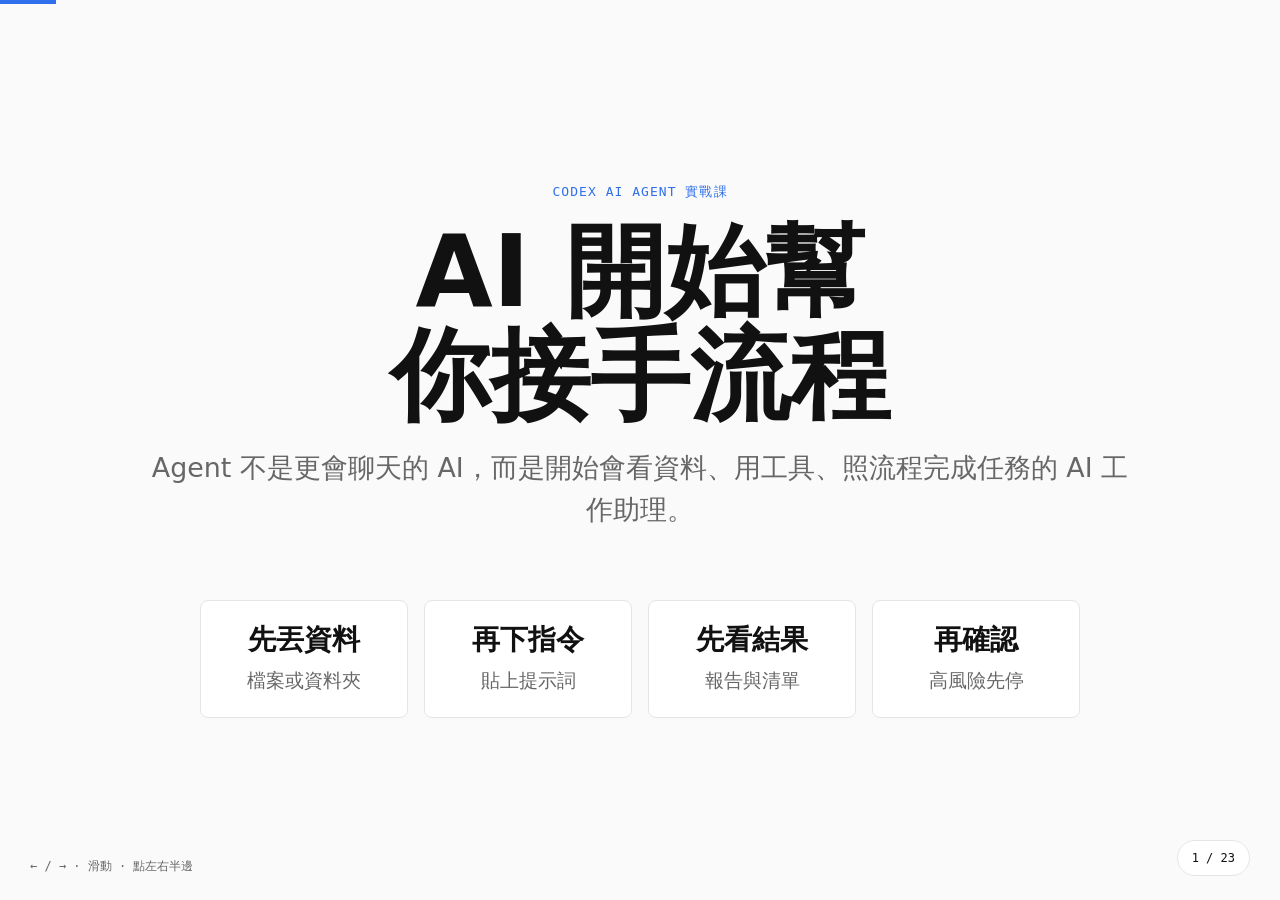
<file: index.html>
<!doctype html>
<html lang="zh-Hant-TW">
<head>
  <meta charset="utf-8" />
  <meta name="viewport" content="width=device-width, initial-scale=1" />
  <title>Codex AI Agent 電腦工作助理實戰</title>
  <style>
    :root {
      --bg: #fafafa;
      --surface: #ffffff;
      --fg: #111111;
      --muted: #676767;
      --border: #e5e5e5;
      --accent: #2f6feb;
      --accent-soft: color-mix(in oklab, var(--accent), transparent 88%);
      --warn: #b45309;
      --warn-soft: #fff7ed;
      --danger: #dc2626;
      --success: #16803a;
      --font-display: "Inter", -apple-system, BlinkMacSystemFont, "Segoe UI", system-ui, sans-serif;
      --font-body: "Inter", -apple-system, BlinkMacSystemFont, "Segoe UI", system-ui, sans-serif;
      --font-mono: ui-monospace, "JetBrains Mono", "SF Mono", Menlo, monospace;
      --ease-standard: cubic-bezier(0.2, 0, 0, 1);
    }

    * { box-sizing: border-box; }
    html, body { margin: 0; height: 100%; }
    body {
      background: var(--bg);
      color: var(--fg);
      font-family: var(--font-body);
      font-size: 18px;
      line-height: 1.5;
      overflow: hidden;
      touch-action: manipulation;
      user-select: none;
      -webkit-font-smoothing: antialiased;
    }

    h1, h2, h3, p { margin-top: 0; }
    h1, h2, h3 { text-wrap: balance; letter-spacing: 0; }
    p, li { text-wrap: pretty; }

    #deck { position: fixed; inset: 0; }
    .slide {
      position: fixed;
      inset: 0;
      width: 100vw;
      height: 100vh;
      padding: clamp(38px, 5.4vw, 78px) clamp(46px, 6.8vw, 104px);
      display: flex;
      flex-direction: column;
      justify-content: center;
      overflow: hidden;
      background: var(--bg);
      color: var(--fg);
      opacity: 0;
      pointer-events: none;
      transform: translateX(100%);
      transition: transform 260ms var(--ease-standard), opacity 180ms var(--ease-standard);
    }
    .slide.is-active { opacity: 1; pointer-events: auto; transform: translateX(0); z-index: 1; }
    .slide.is-before { transform: translateX(-100%); }
    .slide.dark { background: var(--fg); color: var(--bg); }
    .slide.dark .lead, .slide.dark .muted, .slide.dark li { color: color-mix(in oklab, var(--bg), transparent 20%); }
    .slide.dark .plain-card, .slide.dark .step-box, .slide.dark .teacher-panel { background: color-mix(in oklab, var(--bg), transparent 92%); border-color: color-mix(in oklab, var(--bg), transparent 82%); }
    .slide.dark .plain-card h3, .slide.dark .step-box h3, .slide.dark .teacher-panel h3 { color: var(--bg); }
    .slide.dark .safety-strip { background: color-mix(in oklab, var(--bg), transparent 90%); color: var(--bg); border-color: color-mix(in oklab, var(--bg), transparent 74%); }

    .center { align-items: center; text-align: center; }
    .eyebrow {
      font-family: var(--font-mono);
      font-size: 13px;
      color: var(--accent);
      letter-spacing: 0.08em;
      text-transform: uppercase;
      margin-bottom: 18px;
    }
    .h-hero { font-size: clamp(54px, 7.8vw, 112px); line-height: 1.04; margin: 0 0 20px; font-weight: 760; max-width: 12ch; }
    .h-xl { font-size: clamp(42px, 5.2vw, 70px); line-height: 1.12; margin: 0 0 20px; font-weight: 740; max-width: 18ch; }
    .h-md { font-size: clamp(34px, 4vw, 52px); line-height: 1.16; margin: 0 0 20px; font-weight: 720; max-width: 20ch; }
    .lead { font-size: clamp(21px, 2.1vw, 30px); color: var(--muted); line-height: 1.55; max-width: 58ch; }
    .center .lead { margin-inline: auto; }

    .hero-flow { display: grid; grid-template-columns: repeat(4, minmax(120px, 1fr)); gap: 16px; width: min(880px, 100%); margin-top: 42px; }
    .plain-card, .step-box, .teacher-panel {
      background: var(--surface);
      border: 1px solid var(--border);
      border-radius: 8px;
      padding: 22px;
    }
    .plain-card h3, .step-box h3, .teacher-panel h3 { font-size: 28px; line-height: 1.2; margin-bottom: 10px; }
    .plain-card p, .step-box p, .teacher-panel p { color: var(--muted); margin: 0; font-size: 19px; }

    .three-grid { display: grid; grid-template-columns: repeat(3, minmax(0, 1fr)); gap: 28px; margin-top: 34px; }
    .two-grid { display: grid; grid-template-columns: repeat(2, minmax(0, 1fr)); gap: 34px; margin-top: 34px; }
    .four-grid { display: grid; grid-template-columns: repeat(4, minmax(0, 1fr)); gap: 18px; margin-top: 32px; }
    .flow-list { display: grid; grid-template-columns: repeat(5, minmax(0, 1fr)); gap: 16px; margin-top: 34px; }
    .flow-list .step-box { min-height: 170px; }
    .num { font-family: var(--font-mono); color: var(--accent); font-size: 14px; margin-bottom: 14px; display: block; }

    .screen-layout {
      display: grid;
      grid-template-columns: minmax(0, 1.28fr) minmax(340px, 0.72fr);
      gap: 36px;
      align-items: center;
      min-height: 0;
    }
    .screen-layout.compact { grid-template-columns: minmax(0, 1fr) minmax(340px, 0.86fr); }
    .screenshot-frame {
      background: var(--surface);
      border: 1px solid var(--border);
      border-radius: 8px;
      padding: 12px;
      height: min(72vh, 620px);
      display: flex;
      align-items: center;
      justify-content: center;
      box-shadow: 0 6px 20px color-mix(in oklab, var(--fg), transparent 93%);
      margin: 0;
    }
    .screenshot-frame img { max-width: 100%; max-height: 100%; object-fit: contain; display: block; }
    .teacher-panel { padding: 24px; }
    .teacher-panel h2 { font-size: clamp(30px, 3.4vw, 46px); line-height: 1.15; margin-bottom: 18px; }
    .teach-list { list-style: none; padding: 0; margin: 0; display: grid; gap: 13px; }
    .teach-list li {
      border-top: 1px solid var(--border);
      padding-top: 12px;
      color: var(--muted);
      font-size: 18px;
    }
    .teach-list strong { color: var(--fg); display: block; margin-bottom: 4px; }
    .slide.dark .teach-list strong { color: var(--bg); }
    .teach-list .warn strong { color: var(--warn); }
    .safety-strip {
      margin-top: 18px;
      border: 1px solid color-mix(in oklab, var(--warn), transparent 72%);
      background: var(--warn-soft);
      color: #7c2d12;
      border-radius: 8px;
      padding: 14px 16px;
      font-weight: 700;
    }

    .check-list { display: grid; gap: 14px; margin-top: 28px; max-width: 1000px; }
    .check-list li { list-style: none; border-top: 1px solid var(--border); padding-top: 13px; font-size: clamp(21px, 2.1vw, 29px); }
    .check-list strong { color: var(--accent); margin-right: 10px; font-family: var(--font-mono); font-size: 16px; }
    .quote { font-size: clamp(38px, 5vw, 70px); line-height: 1.16; max-width: 15ch; font-weight: 760; }
    .template-box {
      display: grid;
      grid-template-columns: 0.9fr 1.1fr;
      gap: 32px;
      align-items: start;
      margin-top: 28px;
    }
    .template-code {
      font-family: var(--font-mono);
      white-space: pre-wrap;
      background: var(--surface);
      border: 1px solid var(--border);
      border-radius: 8px;
      padding: 20px;
      font-size: 16px;
      line-height: 1.55;
      max-height: 64vh;
      overflow: hidden;
    }
    .slide.dark .template-code { background: color-mix(in oklab, var(--bg), transparent 92%); border-color: color-mix(in oklab, var(--bg), transparent 82%); color: var(--bg); }
    .notes { display: none; }

    .deck-counter {
      position: fixed;
      right: 30px;
      bottom: 24px;
      z-index: 10;
      background: var(--surface);
      border: 1px solid var(--border);
      border-radius: 999px;
      padding: 8px 14px;
      font-family: var(--font-mono);
      font-size: 12px;
      color: var(--fg);
    }
    .deck-hint {
      position: fixed;
      left: 30px;
      bottom: 25px;
      z-index: 10;
      color: var(--muted);
      font-family: var(--font-mono);
      font-size: 12px;
    }
    .deck-progress {
      position: fixed;
      top: 0;
      left: 0;
      height: 4px;
      width: 0;
      background: var(--accent);
      z-index: 10;
      transition: width 200ms var(--ease-standard);
    }

    @media (max-width: 900px) {
      .slide { padding: 32px 26px 62px; }
      .screen-layout, .screen-layout.compact { grid-template-columns: minmax(0, 1fr) minmax(230px, 0.86fr); gap: 16px; }
      .template-box { grid-template-columns: 1fr; gap: 18px; }
      .screenshot-frame { height: 58vh; }
      .three-grid { grid-template-columns: repeat(3, minmax(0, 1fr)); gap: 12px; }
      .two-grid, .four-grid, .flow-list, .hero-flow { grid-template-columns: repeat(2, minmax(0, 1fr)); gap: 12px; }
      .plain-card, .step-box, .teacher-panel { padding: 16px; }
      .plain-card h3, .step-box h3, .teacher-panel h3 { font-size: 22px; }
      .plain-card p, .step-box p, .teacher-panel p, .teach-list li { font-size: 16px; }
      .lead { font-size: 20px; }
      .h-hero { font-size: 52px; }
      .h-xl { font-size: 40px; }
      .h-md { font-size: 32px; }
    }
    @media (max-width: 620px), (max-height: 680px) {
      .slide { padding: 24px 26px 56px; }
      .eyebrow { margin-bottom: 10px; font-size: 11px; }
      .lead { font-size: 18px; line-height: 1.42; }
      .h-hero { font-size: 44px; line-height: 1.04; }
      .h-xl { font-size: 34px; line-height: 1.1; margin-bottom: 12px; }
      .h-md { font-size: 28px; line-height: 1.12; margin-bottom: 12px; }
      .three-grid, .two-grid, .four-grid, .flow-list, .hero-flow { gap: 10px; margin-top: 16px; }
      .plain-card, .step-box, .teacher-panel { padding: 13px; }
      .plain-card h3, .step-box h3, .teacher-panel h3 { font-size: 20px; margin-bottom: 6px; }
      .plain-card p, .step-box p, .teacher-panel p, .teach-list li { font-size: 14px; line-height: 1.38; }
      .check-list { gap: 8px; margin-top: 14px; }
      .check-list li { font-size: 18px; padding-top: 8px; }
      .template-code { font-size: 13px; line-height: 1.38; padding: 14px; max-height: 52vh; }
      .screen-layout, .screen-layout.compact { grid-template-columns: minmax(0, 1fr) minmax(220px, 0.9fr); gap: 12px; }
      .screenshot-frame { height: 62vh; padding: 8px; }
      .teach-list { gap: 8px; }
      .teach-list li { padding-top: 8px; }
      .safety-strip { margin-top: 10px; padding: 10px 12px; font-size: 14px; }
    }
    @media print {
      body { overflow: visible; }
      .slide { position: relative; opacity: 1; pointer-events: auto; transform: none; page-break-after: always; }
      .deck-counter, .deck-hint, .deck-progress { display: none; }
    }
  </style>
</head>
<body>
  <main id="deck" aria-live="polite"></main>
  <div class="deck-progress" id="deck-progress" aria-hidden="true"></div>
  <div class="deck-counter" id="deck-counter">1 / 45</div>
  <div class="deck-hint">← / → · 滑動 · 點左右半邊</div>

  <script>
    const slides = [
      {
            "kind": "hero",
            "theme": "light center",
            "label": "01 封面",
            "eyebrow": "Codex AI Agent 實戰課",
            "title": "AI 開始幫你接手流程",
            "lead": "Agent 不是更會聊天的 AI，而是開始會看資料、用工具、照流程完成任務的 AI 工作助理。",
            "cards": [
                  [
                        "先丟資料",
                        "檔案或資料夾"
                  ],
                  [
                        "再下指令",
                        "貼上提示詞"
                  ],
                  [
                        "先看結果",
                        "報告與清單"
                  ],
                  [
                        "再確認",
                        "高風險先停"
                  ]
            ],
            "notes": [
                  "這堂課的主軸不是學名詞，而是學會交代工作。",
                  "先把學員安定下來：不用會寫程式。"
            ]
      },
      {
            "kind": "concept",
            "theme": "light",
            "label": "02 這堂課給誰",
            "eyebrow": "學員定位",
            "title": "以前問 AI，現在交辦 AI。",
            "lead": "上一堂課教大家 AI 可以做圖、做文案、做影片；這堂課要往前一步：讓 AI 幫你接手電腦工作流程。",
            "points": [
                  [
                        "上一堂",
                        "AI 產出內容。"
                  ],
                  [
                        "這一堂",
                        "AI 接手流程。"
                  ],
                  [
                        "關鍵",
                        "資料給對，指令講清楚。"
                  ]
            ],
            "notes": [
                  "強調課堂資料是假的。",
                  "不要讓學員一開始就用自己的資料。"
            ]
      },
      {
            "kind": "concept",
            "theme": "dark center",
            "label": "03 今天只記兩件事",
            "eyebrow": "核心口訣",
            "title": "Agent 就是會接手流程的 AI 工作助理。",
            "lead": "你給它一個目標，它會看資料、用工具、照流程做事，最後把結果回報給你。",
            "points": [
                  [
                        "目標",
                        "我要完成什麼。"
                  ],
                  [
                        "資料",
                        "Excel、Word、資料夾、網站。"
                  ],
                  [
                        "工具",
                        "Office、Chrome、檔案系統。"
                  ]
            ],
            "notes": [
                  "這頁要反覆講。",
                  "學生會卡在到底丟什麼，這頁是解法。"
            ]
      },
      {
            "kind": "table",
            "theme": "light",
            "label": "04 Agent 四件事",
            "eyebrow": "知識點",
            "title": "一個 Agent 任務，要講清楚五件事。",
            "rows": [
                  [
                        "目標",
                        "你要它完成什麼，不要只說幫我弄一下。"
                  ],
                  [
                        "資料",
                        "要丟哪個檔案、哪個資料夾，或不用丟檔案。"
                  ],
                  [
                        "工具",
                        "要它用 Excel、Word、PPT、Chrome，還是檔案總管。"
                  ],
                  [
                        "回報",
                        "完成後要給你表格、摘要、清單或建議。"
                  ],
                  [
                        "邊界",
                        "刪除、覆蓋、送出、付款、C 槽真資料都要先停。"
                  ]
            ],
            "notes": [
                  "這張是全課知識框架。"
            ]
      },
      {
            "kind": "flow",
            "theme": "dark",
            "label": "05 Agent 工作流公式",
            "eyebrow": "套用上一堂課的 SOP 思維",
            "title": "把提示詞升級成工作流。",
            "steps": [
                  [
                        "01",
                        "輸入",
                        "給檔案、資料夾、網站或任務。"
                  ],
                  [
                        "02",
                        "處理",
                        "請 AI 盤點、分類、分析、查證。"
                  ],
                  [
                        "03",
                        "輸出",
                        "要求表格、摘要、簡報大綱。"
                  ],
                  [
                        "04",
                        "檢查",
                        "要求 AI 回報異常與風險。"
                  ],
                  [
                        "05",
                        "確認",
                        "高風險動作由人決定。"
                  ]
            ],
            "footer": "不是一句神奇提示詞，而是一套可重複的工作流程。",
            "notes": [
                  "上一堂課有提示詞公式，這堂課升級成流程公式。"
            ]
      },
      {
            "kind": "table",
            "theme": "light",
            "label": "06 什麼要丟給 Codex",
            "eyebrow": "最重要的一張表",
            "title": "看檔名就知道要不要丟。",
            "rows": [
                  [
                        "丟給Codex_*.xlsx",
                        "Excel 練習檔，請上傳或附加給 Codex。"
                  ],
                  [
                        "丟給Codex_*.docx",
                        "Word 練習檔，請上傳或附加給 Codex。"
                  ],
                  [
                        "不用丟_*.pptx",
                        "先不用上傳，等做到 PPT 才打開。"
                  ],
                  [
                        "不用丟給Codex_*.txt",
                        "只是提醒文字，不要上傳。"
                  ],
                  [
                        "資料夾練習",
                        "給 Codex 資料夾路徑，請它先盤點。"
                  ],
                  [
                        "C 槽練習",
                        "只用假資料夾，不碰真 C 槽。"
                  ]
            ],
            "notes": [
                  "直接把學生的疑惑放到台上解掉。"
            ]
      },
      {
            "kind": "action",
            "theme": "light",
            "label": "07 Codex 下載",
            "eyebrow": "操作 01",
            "title": "Codex 下載",
            "img": "01_codex_website_link.png",
            "say": "先確認下載來源。",
            "doText": "打開 Codex 官方下載頁。",
            "success": "看到可下載的安裝檔。",
            "caution": "不要下載來路不明的安裝檔。",
            "notes": [
                  "先讓學員確認網址與下載來源。",
                  "不要急著執行任何不明檔案。",
                  "成功標準是看到下載入口。",
                  "轉場到選擇下載版本。"
            ]
      },
      {
            "kind": "action",
            "theme": "light",
            "label": "08 下載選擇",
            "eyebrow": "操作 02",
            "title": "選擇 Windows 下載",
            "img": "02_download_choice.png",
            "say": "Windows 學員選 Windows 安裝檔。",
            "doText": "依自己的作業系統選擇下載。",
            "success": "下載列或資料夾出現安裝檔。",
            "caution": "Mac 與 Windows 畫面可能不同，跟自己的電腦選。",
            "notes": [
                  "提醒學員不要跟旁邊同學作業系統混淆。",
                  "老師可口頭補充 Mac 版本差異。",
                  "這頁只求成功下載。",
                  "轉場到執行安裝檔。"
            ]
      },
      {
            "kind": "action",
            "theme": "light",
            "label": "09 執行安裝檔",
            "eyebrow": "操作 03",
            "title": "下載完成，點選 EXE",
            "img": "03_download_complete_click_exe.png",
            "say": "下載完成後才點安裝檔。",
            "doText": "在瀏覽器下載列或下載資料夾點開 EXE。",
            "success": "看到 Windows 安裝或儲存提示。",
            "caution": "若瀏覽器擋下，先看清楚檔名與來源。",
            "notes": [
                  "這是很多初學者會卡住的地方。",
                  "提醒學員可以從下載資料夾找。",
                  "不要同時重複下載多份。",
                  "轉場到儲存與安裝。"
            ]
      },
      {
            "kind": "action",
            "theme": "light",
            "label": "10 儲存與安裝",
            "eyebrow": "操作 04",
            "title": "點選存檔，開始安裝",
            "img": "04_save_installer.png",
            "say": "Windows 可能會要求確認存檔。",
            "doText": "按下存檔，接著依畫面啟動安裝。",
            "success": "看到安裝進度或 Codex 啟動畫面。",
            "caution": "若有系統安全提示，先確認名稱再繼續。",
            "notes": [
                  "老師可以巡場協助 Windows 安全提示。",
                  "這頁不用講太多系統設定。",
                  "重點是讓學員完成安裝。",
                  "轉場到安裝中畫面。"
            ]
      },
      {
            "kind": "concept",
            "theme": "dark center",
            "label": "11 中場休息",
            "eyebrow": "Break Time",
            "title": "中場休息時間",
            "lead": "先讓安裝進度跑完，也讓大家確認畫面有沒有跟上。休息回來，我們再繼續登入與認識 Codex 主畫面。",
            "points": [
                  [
                        "先休息",
                        "喝水、上洗手間、整理桌面。"
                  ],
                  [
                        "順手確認",
                        "Codex 安裝程式是否還在跑，或是否已經開啟。"
                  ],
                  [
                        "有問題先舉手",
                        "卡在下載、安裝或安全提示的同學，這時候請助教協助。"
                  ]
            ],
            "notes": [
                  "這頁放在第 11 頁，剛好接在儲存與安裝後。",
                  "休息時間讓安裝較慢的電腦追上進度。",
                  "回來後從安裝完成 / 登入流程繼續。"
            ]
      },
      {
            "kind": "action",
            "theme": "light",
            "label": "12 安裝進行中",
            "eyebrow": "操作 05",
            "title": "等待 Codex 安裝完成",
            "img": "06_installing.png",
            "say": "安裝時不要急著重複點。",
            "doText": "等待安裝進度跑完。",
            "success": "Codex 開啟或出現登入頁。",
            "caution": "如果卡太久，再請助教協助檢查。",
            "notes": [
                  "讓學員知道等待是正常的。",
                  "避免有人重複開啟多個安裝程式。",
                  "成功標準是進入 Codex。",
                  "轉場到 OAuth 登入。"
            ]
      },
      {
            "kind": "action",
            "theme": "light",
            "label": "13 ChatGPT OAuth 登入",
            "eyebrow": "操作 06",
            "title": "用 ChatGPT / OpenAI 帳號登入",
            "img": "07_codex_login_page.png",
            "say": "Codex 使用 ChatGPT / OpenAI 帳號登入。",
            "doText": "點登入，完成 OAuth。",
            "success": "看到 Codex 主畫面或登入成功頁。",
            "caution": "密碼與驗證碼由本人輸入，不交給 AI。",
            "notes": [
                  "強調帳密由本人輸入。",
                  "OAuth 是授權登入，不是把密碼給 Codex。",
                  "若有驗證碼，讓學員自己處理。",
                  "轉場到登入成功。"
            ]
      },
      {
            "kind": "action",
            "theme": "light",
            "label": "14 登入成功",
            "eyebrow": "操作 07",
            "title": "確認登入完成",
            "img": "10_login_success.png",
            "say": "登入後回到 Codex。",
            "doText": "確認畫面顯示登入成功或可進入主畫面。",
            "success": "能開始輸入第一句指令。",
            "caution": "不要把登入畫面截圖分享給陌生人。",
            "notes": [
                  "休息已在第 11 頁完成，這裡只確認登入狀態。",
                  "確認大家都已進入 Codex。",
                  "下一步才開始說主畫面。",
                  "轉場到 Codex 主畫面。"
            ]
      },
      {
            "kind": "action",
            "theme": "light",
            "label": "15 Codex 主畫面",
            "eyebrow": "操作 08",
            "title": "認識任務開始的位置",
            "img": "11_codex_main_clean.png",
            "say": "這裡是任務開始的地方。",
            "doText": "輸入第一句測試指令。",
            "success": "Codex 能用繁體中文回覆。",
            "caution": "新聊天、專案、檔案位置要分清楚。",
            "notes": [
                  "把主畫面當成工作桌。",
                  "不要急著介紹所有功能。",
                  "先讓學員完成第一句測試。",
                  "轉場到左側選單。"
            ]
      },
      {
            "kind": "action",
            "theme": "light",
            "label": "16 左側選單",
            "eyebrow": "操作 09",
            "title": "新聊天、搜尋、外掛、專案",
            "img": "14_left_sidebar.png",
            "say": "左側是管理工作的入口。",
            "doText": "看見新聊天、搜尋、外掛程式、自動化、專案、設定。",
            "success": "知道要開新任務時從哪裡開始。",
            "caution": "今天不深入自動化與追求目標。",
            "notes": [
                  "只介紹和今天相關的入口。",
                  "讓學員知道不是每個功能都要現場學。",
                  "專案與檔案位置後面會用到。",
                  "轉場到模型與速度。"
            ]
      },
      {
            "kind": "action",
            "theme": "light",
            "label": "17 模型與智慧功能",
            "eyebrow": "操作 10",
            "title": "模型、智慧功能與速度",
            "img": "15_model_reasoning_speed_menu.png",
            "say": "不同任務需要不同思考強度。",
            "doText": "找到模型、智慧功能低/中/高/超高與快速模式。",
            "success": "知道高智慧較慢，快速模式較快。",
            "caution": "現場跟做以穩定與清楚為主，不追求最炫設定。",
            "notes": [
                  "用簡單比喻：思考越深，速度可能越慢。",
                  "初學者不用糾結每個模型差異。",
                  "建議今天用穩定設定。",
                  "轉場到權限。"
            ]
      },
      {
            "kind": "action",
            "theme": "light",
            "label": "18 權限選擇",
            "eyebrow": "操作 11",
            "title": "權限越高，越需要確認",
            "img": "17_permission_menu.png",
            "say": "權限控制 Codex 能做多少事。",
            "doText": "理解預設權限、自動審核、完整存取權的差異。",
            "success": "知道哪些操作要停下來確認。",
            "caution": "正式金流、刪除、匯出、真實訂單都不能自動放行。",
            "safety": "高風險操作三原則：先停、先看、先確認。",
            "notes": [
                  "這頁是安全核心。",
                  "權限不是越高越好，而是越要看清楚。",
                  "請學員一起念安全三原則。",
                  "轉場到追求目標限制。"
            ]
      },
      {
            "kind": "action",
            "theme": "light",
            "label": "19 追求目標不列入",
            "eyebrow": "穩定性提醒",
            "title": "追求目標目前不穩定",
            "img": "33_goal_toggle_unavailable_or_unstable.png",
            "say": "這個功能目前不列入正式操作教學。",
            "doText": "今天改用聊天指令，把完整任務寫清楚。",
            "success": "知道不用在現場設定追求目標。",
            "caution": "若畫面出現「無法設定目標」，不要卡在這裡。",
            "safety": "追求目標目前不穩定，不列入正式操作教學。",
            "notes": [
                  "把可能卡關的點先排除。",
                  "不是學員做錯，是功能不穩定。",
                  "我們用更穩的聊天指令完成任務。",
                  "轉場到附加檔案。"
            ]
      },
      {
            "kind": "table",
            "theme": "light",
            "label": "20 AI 名詞地圖",
            "eyebrow": "先懂名詞，不背名詞",
            "title": "這堂課會碰到六個基礎概念。",
            "rows": [
                  [
                        "Agent",
                        "像一台會跑任務的車，會照你的方向使用工具完成流程。"
                  ],
                  [
                        "LLM",
                        "像不同型號的引擎，決定 AI 理解、推理、生成的能力。"
                  ],
                  [
                        "Token",
                        "像油箱容量或這趟能載多少資料；資料太長，就要分段或摘要。"
                  ],
                  [
                        "Tool",
                        "像車子的輪胎、方向盤、雨刷，讓 Agent 可以真的操作檔案與軟體。"
                  ],
                  [
                        "Skill / SKILL.md",
                        "像駕駛手冊或路線 SOP，讓 Codex 知道某類任務要怎麼跑。"
                  ],
                  [
                        "Markdown / HTML",
                        "Markdown 是好寫的文字格式；HTML 是可以放到網頁上的講義格式。"
                  ]
            ],
            "notes": [
                  "這頁不要講太技術，用車子比喻。",
                  "學生只要知道：車子、引擎、油箱、工具、駕駛手冊、講義格式。"
            ]
      },
      {
            "kind": "concept",
            "theme": "dark",
            "label": "21 LLM 與 Token",
            "eyebrow": "引擎與油箱",
            "title": "LLM 像不同型號的引擎，Token 像油箱容量。",
            "lead": "不同 LLM 就像不同型號的引擎，有的適合長距離、有的適合精細工作；Token 則像這趟車能載多少資料。資料太多，不是 AI 壞掉，而是要分批跑。",
            "points": [
                  [
                        "LLM",
                        "決定理解、推理、生成的能力，就像車子的引擎。"
                  ],
                  [
                        "Token",
                        "不是錢，是容量；越長的文件越吃容量。"
                  ],
                  [
                        "教學提醒",
                        "資料很多時，先叫 AI 盤點與摘要，不要一次要它做完全部。"
                  ]
            ],
            "notes": [
                  "用油箱容量比喻 token。",
                  "這能解釋為什麼長逐字稿、很多 Excel 檔要分步做。"
            ]
      },
      {
            "kind": "concept",
            "theme": "light",
            "label": "22 Agent 與 Skill",
            "eyebrow": "從聊天到做事",
            "title": "Agent 是整台車：有引擎，也有工具、路線和煞車。",
            "lead": "只會回答問題的是聊天 AI；Agent 像一台完整的車，裝上 LLM 這顆引擎，再加上工具、流程、煞車，才可以把任務跑完。",
            "points": [
                  [
                        "工具",
                        "輪胎與方向盤：Excel、Word、PPT、Chrome、檔案總管。"
                  ],
                  [
                        "流程",
                        "導航路線：先盤點、再分析、輸出作品、請人確認。"
                  ],
                  [
                        "Skill",
                        "駕駛手冊：告訴 Codex 遇到某類工作時要照什麼規則做。"
                  ]
            ],
            "notes": [
                  "把 Skill 講成駕駛手冊或 SOP，不要講成程式。",
                  "提 SKILL.md 時說：md 只是文字格式，不是神秘檔案。"
            ]
      },
      {
            "kind": "table",
            "theme": "light",
            "label": "23 Markdown 與 HTML",
            "eyebrow": "AI 最常用的兩種文字格式",
            "title": "Markdown 用來寫清楚，HTML 用來放上網頁。",
            "rows": [
                  [
                        "Markdown / MD",
                        "像乾淨的筆記格式，標題、條列、表格都很清楚，AI 很容易讀。"
                  ],
                  [
                        "SKILL.md",
                        "副檔名是 md，內容通常是給 AI 看的任務規則或操作 SOP。"
                  ],
                  [
                        "HTML",
                        "網頁格式，今天台上投影片和課堂流程頁就是 HTML。"
                  ],
                  [
                        "為什麼要懂",
                        "你知道格式差異，就比較知道要丟檔案、貼文字，還是開網頁。"
                  ]
            ],
            "notes": [
                  "把 MD 講成筆記，把 HTML 講成網頁。",
                  "不要教語法，點到為止。"
            ]
      }
];

    function esc(text) {
      return String(text ?? "").replace(/[&<>"']/g, c => ({ "&": "&amp;", "<": "&lt;", ">": "&gt;", "\"": "&quot;", "'": "&#39;" }[c]));
    }
    function notesHtml(notes) {
      return `<aside class="notes">${(notes || []).map(line => `<p>${esc(line)}</p>`).join("")}</aside>`;
    }
    function cardGrid(cards) {
      return `<div class="hero-flow">${cards.map(([h, p]) => `<div class="plain-card"><h3>${esc(h)}</h3><p>${esc(p)}</p></div>`).join("")}</div>`;
    }
    function pointsGrid(points) {
      const klass = points.length === 4 ? "four-grid" : points.length === 2 ? "two-grid" : "three-grid";
      return `<div class="${klass}">${points.map(([h, p]) => `<div class="plain-card"><h3>${esc(h)}</h3><p>${esc(p)}</p></div>`).join("")}</div>`;
    }
    function slideInner(s) {
      if (s.kind === "hero") {
        return `<p class="eyebrow">${esc(s.eyebrow)}</p><h1 class="h-hero">${esc(s.title)}</h1><p class="lead">${esc(s.lead)}</p>${cardGrid(s.cards || [])}`;
      }
      if (s.kind === "concept") {
        return `<p class="eyebrow">${esc(s.eyebrow)}</p><h2 class="h-xl">${esc(s.title)}</h2><p class="lead">${esc(s.lead)}</p>${pointsGrid(s.points || [])}`;
      }
      if (s.kind === "table") {
        return `<p class="eyebrow">${esc(s.eyebrow)}</p><h2 class="h-md">${esc(s.title)}</h2><div class="check-list">${s.rows.map(([h, p], i) => `<li><strong>${String(i + 1).padStart(2, "0")}</strong>${esc(h)}：${esc(p)}</li>`).join("")}</div>`;
      }
      if (s.kind === "compare") {
        return `<p class="eyebrow">${esc(s.eyebrow)}</p><h2 class="h-md">${esc(s.title)}</h2><div class="two-grid"><div class="plain-card"><h3>${esc(s.leftTitle)}</h3><ul>${s.left.map(x => `<li>${esc(x)}</li>`).join("")}</ul></div><div class="plain-card"><h3>${esc(s.rightTitle)}</h3><ul>${s.right.map(x => `<li>${esc(x)}</li>`).join("")}</ul></div></div>`;
      }
      if (s.kind === "flow") {
        return `<p class="eyebrow">${esc(s.eyebrow)}</p><h2 class="h-md">${esc(s.title)}</h2><div class="flow-list">${s.steps.map(([n, h, p]) => `<div class="step-box"><span class="num">${esc(n)}</span><h3>${esc(h)}</h3><p>${esc(p)}</p></div>`).join("")}</div>${s.footer ? `<div class="safety-strip">${esc(s.footer)}</div>` : ""}`;
      }
      if (s.kind === "action") {
        return `<div class="screen-layout"><figure class="screenshot-frame"><img src="assets/screenshots/${esc(s.img)}" alt="${esc(s.title)}截圖" /></figure><div class="teacher-panel"><p class="eyebrow">${esc(s.eyebrow)}</p><h2>${esc(s.title)}</h2><ul class="teach-list"><li><strong>老師說</strong><span>${esc(s.say)}</span></li><li><strong>學員做</strong><span>${esc(s.doText)}</span></li><li><strong>成功標準</strong><span>${esc(s.success)}</span></li><li class="warn"><strong>注意事項</strong><span>${esc(s.caution)}</span></li></ul>${s.safety ? `<div class="safety-strip">${esc(s.safety)}</div>` : ""}</div></div>`;
      }
      if (s.kind === "prompt" || s.kind === "template") {
        return `<p class="eyebrow">${esc(s.eyebrow)}</p><h2 class="h-md">${esc(s.title)}</h2><div class="template-box"><p class="lead">${s.kind === "prompt" ? "請學員直接貼上或依自己的商品資料替換。重點是把限制寫清楚。" : "請學員照模板填寫，先完成一個可交辦、可檢查的小流程。"}</p><pre class="template-code">${esc(s.code)}</pre></div>`;
      }
      if (s.kind === "check") {
        return `<p class="eyebrow">${esc(s.eyebrow)}</p><h2 class="h-md">${esc(s.title)}</h2><ul class="check-list">${s.items.map((x, i) => `<li><strong>${String(i + 1).padStart(2, "0")}</strong>${esc(x)}</li>`).join("")}</ul>${s.footer ? `<div class="safety-strip">${esc(s.footer)}</div>` : ""}`;
      }
      return "";
    }

    const deck = document.getElementById("deck");
    deck.innerHTML = slides.map((s, i) => {
      const classes = ["slide"].concat((s.theme || "light").split(" "));
      return `<section class="${classes.join(" ")}" data-screen-label="${esc(s.label)}" aria-hidden="true">${slideInner(s)}${notesHtml(s.notes)}</section>`;
    }).join("");

    (function () {
      const els = Array.from(document.querySelectorAll(".slide"));
      const counter = document.getElementById("deck-counter");
      const progress = document.getElementById("deck-progress");
      const KEY = "morpage-full-deck-pos";
      let active = 0;
      function setActive(i) {
        active = Math.max(0, Math.min(els.length - 1, i));
        els.forEach((slide, index) => {
          slide.classList.toggle("is-active", index === active);
          slide.classList.toggle("is-before", index < active);
          slide.setAttribute("aria-hidden", index === active ? "false" : "true");
        });
        counter.textContent = `${active + 1} / ${els.length}`;
        progress.style.width = `${((active + 1) / els.length) * 100}%`;
        try { localStorage.setItem(KEY, String(active)); } catch (_) {}
      }
      function onKey(e) {
        const t = e.target;
        if (t && (t.tagName === "INPUT" || t.tagName === "TEXTAREA")) return;
        if (e.key === "ArrowRight" || e.key === " " || e.key === "PageDown") { e.preventDefault(); setActive(active + 1); }
        else if (e.key === "ArrowLeft" || e.key === "PageUp") { e.preventDefault(); setActive(active - 1); }
        else if (e.key === "Home") { e.preventDefault(); setActive(0); }
        else if (e.key === "End") { e.preventDefault(); setActive(els.length - 1); }
      }
      let touchStartX = 0;
      let touchStartY = 0;
      let touchStartTime = 0;
      function beginTouch(x, y) {
        touchStartX = x;
        touchStartY = y;
        touchStartTime = Date.now();
      }
      function finishTouch(x, y) {
        const dx = x - touchStartX;
        const dy = y - touchStartY;
        const elapsed = Date.now() - touchStartTime;
        if (Math.abs(dx) > 46 && Math.abs(dx) > Math.abs(dy) * 1.25) {
          setActive(active + (dx < 0 ? 1 : -1));
          return;
        }
        if (Math.abs(dx) < 12 && Math.abs(dy) < 12 && elapsed < 420) {
          setActive(active + (x > window.innerWidth / 2 ? 1 : -1));
        }
      }
      window.addEventListener("keydown", onKey, true);
      window.addEventListener("touchstart", (e) => {
        if (e.touches.length === 1) beginTouch(e.touches[0].clientX, e.touches[0].clientY);
      }, { passive: true });
      window.addEventListener("touchend", (e) => {
        if (e.changedTouches.length === 1) finishTouch(e.changedTouches[0].clientX, e.changedTouches[0].clientY);
      }, { passive: true });
      window.addEventListener("pointerdown", (e) => {
        if (e.pointerType === "mouse" && e.button !== 0) return;
        beginTouch(e.clientX, e.clientY);
      }, true);
      window.addEventListener("pointerup", (e) => {
        if (e.pointerType === "mouse" && e.button !== 0) return;
        finishTouch(e.clientX, e.clientY);
      }, true);
      document.body.setAttribute("tabindex", "-1");
      document.body.style.outline = "none";
      document.addEventListener("mousedown", () => { try { window.focus(); document.body.focus({ preventScroll: true }); } catch (_) {} });
      try {
        const saved = parseInt(localStorage.getItem(KEY) || "0", 10);
        setActive(Number.isFinite(saved) ? saved : 0);
      } catch (_) {
        setActive(0);
      }
    })();
  </script>
</body>
</html>
</file>
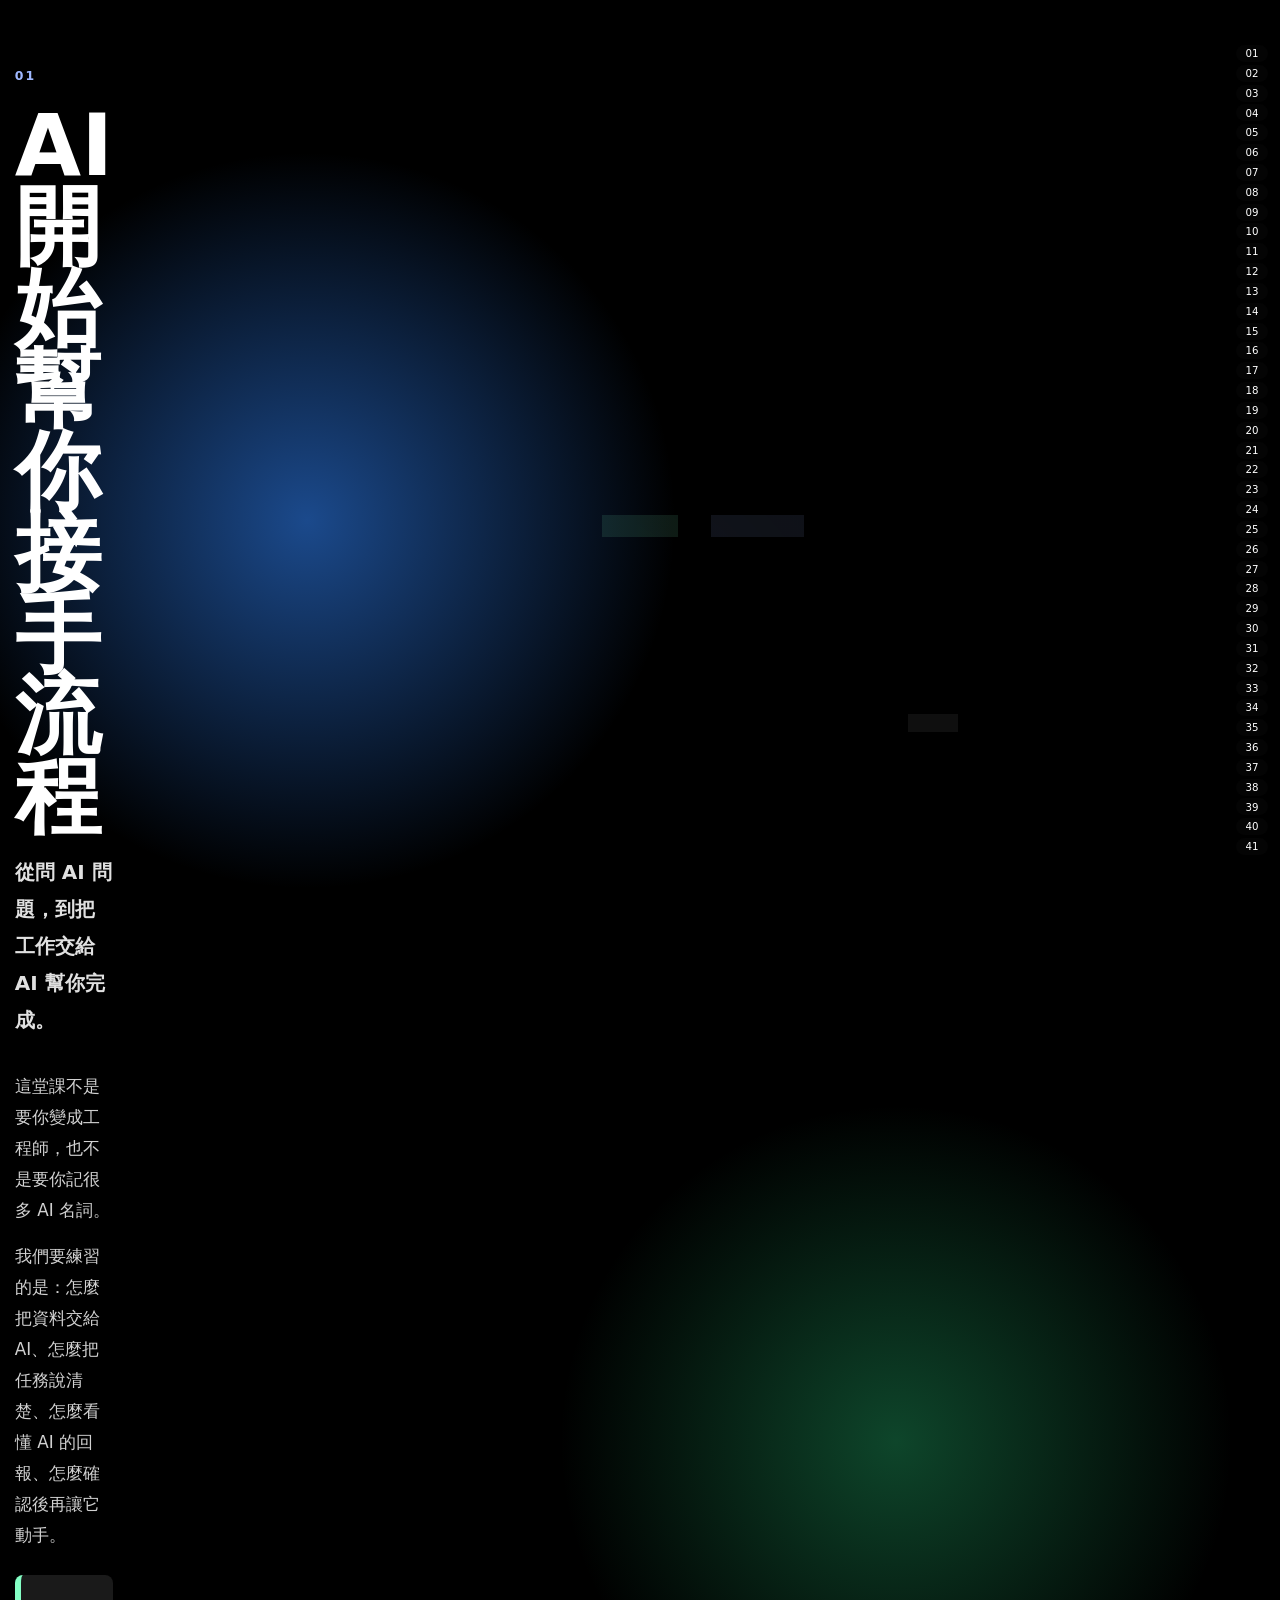
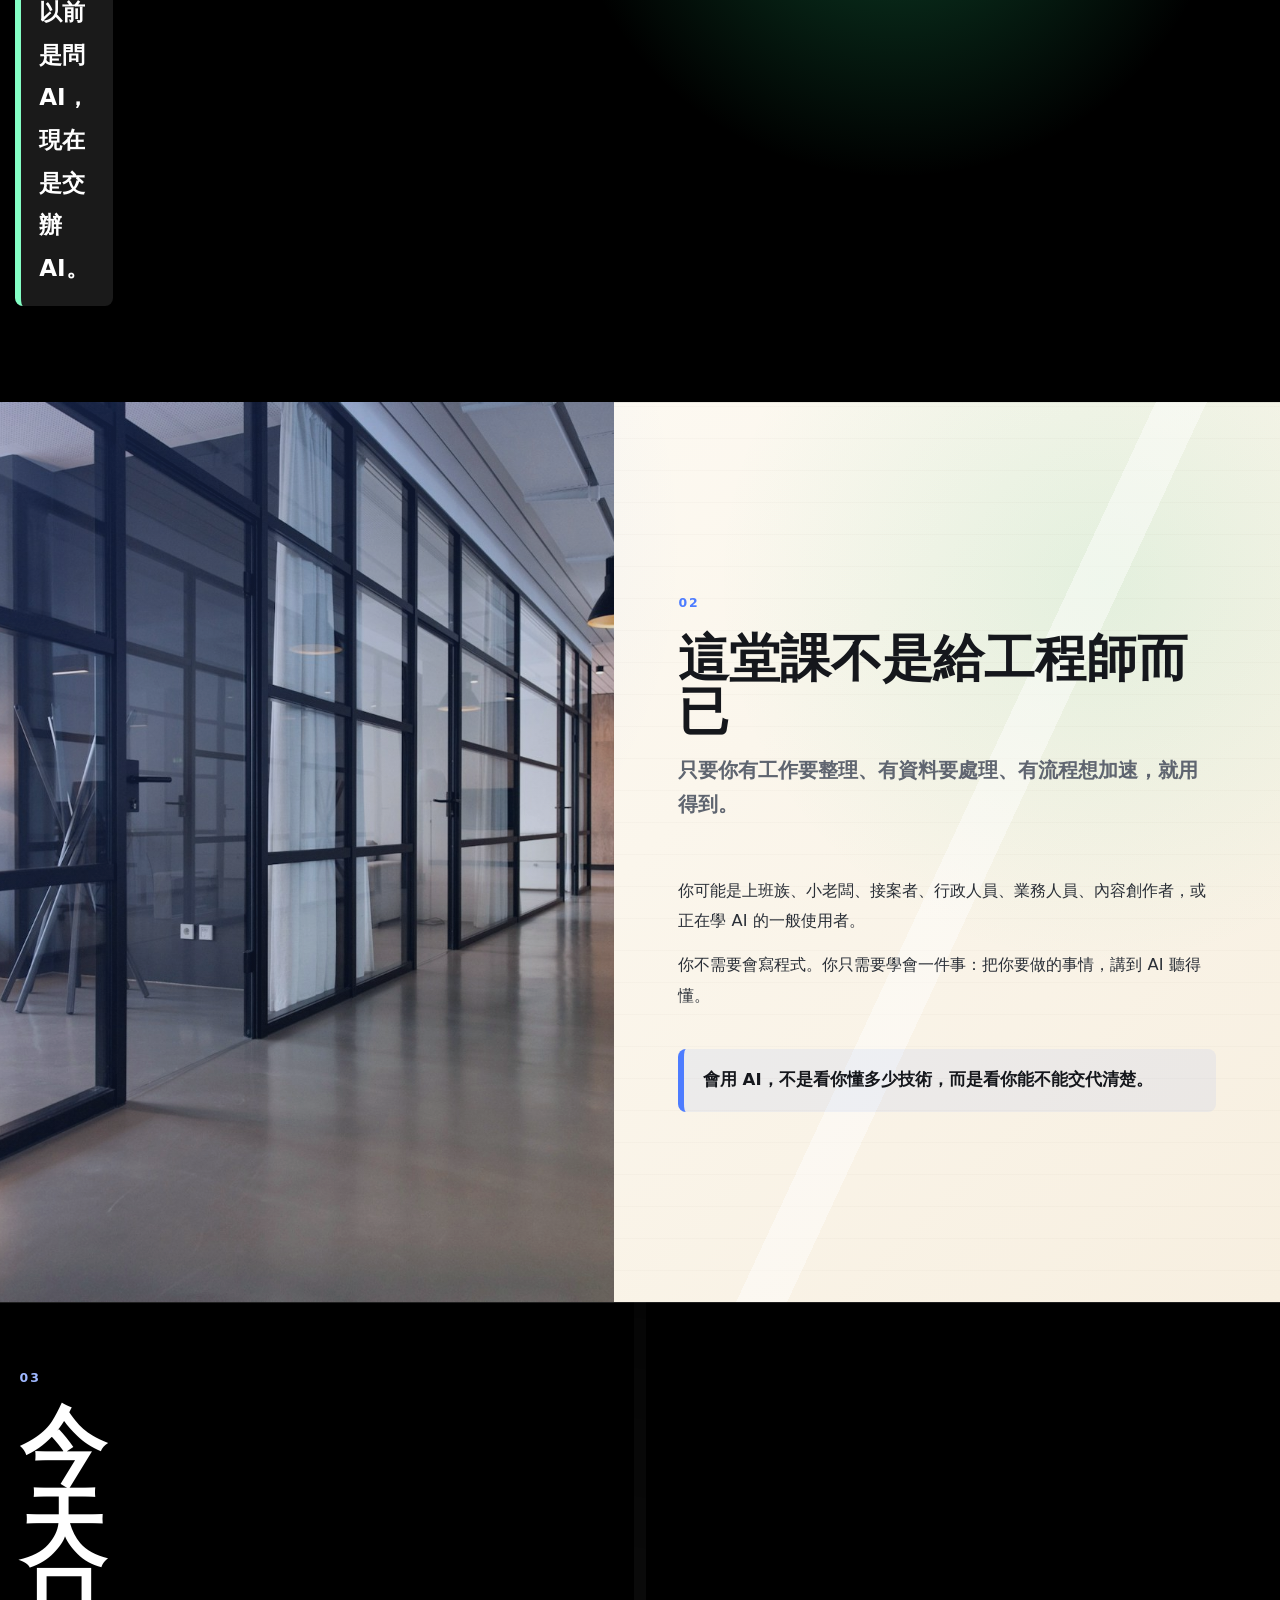
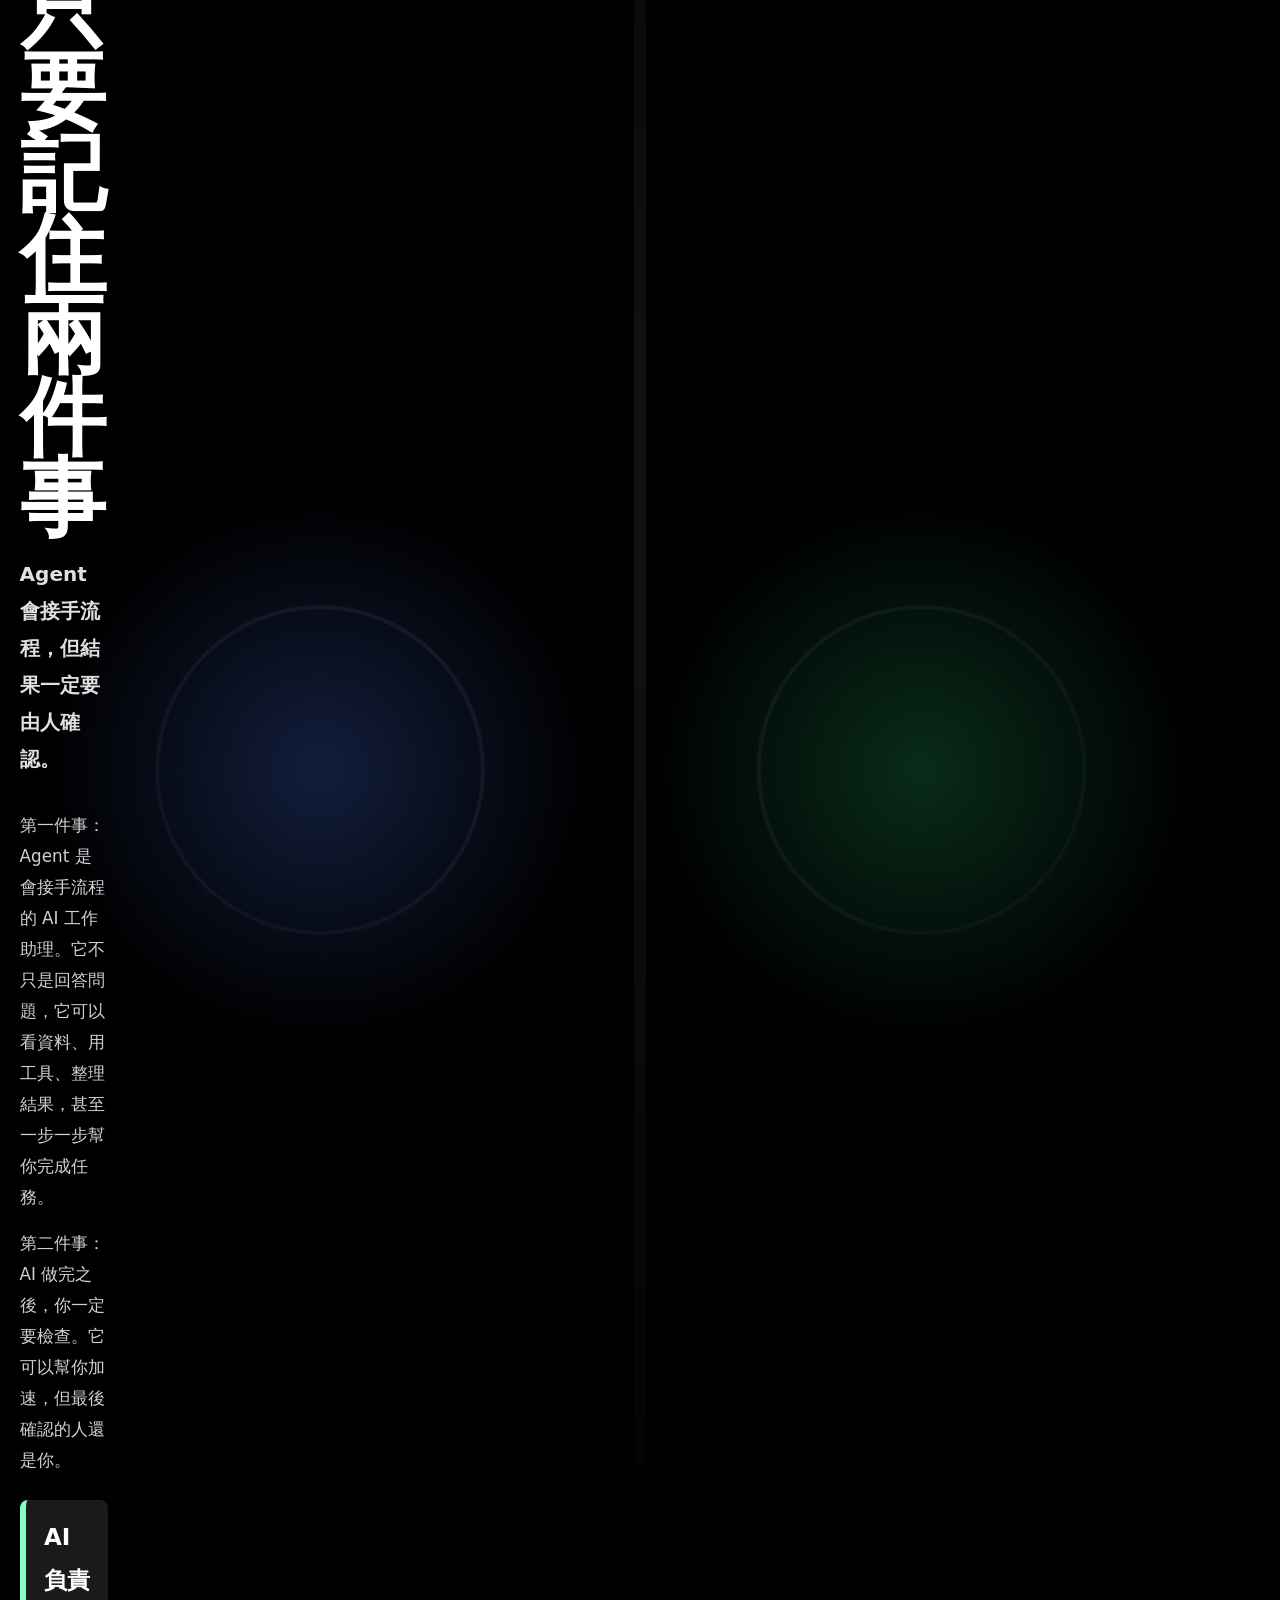
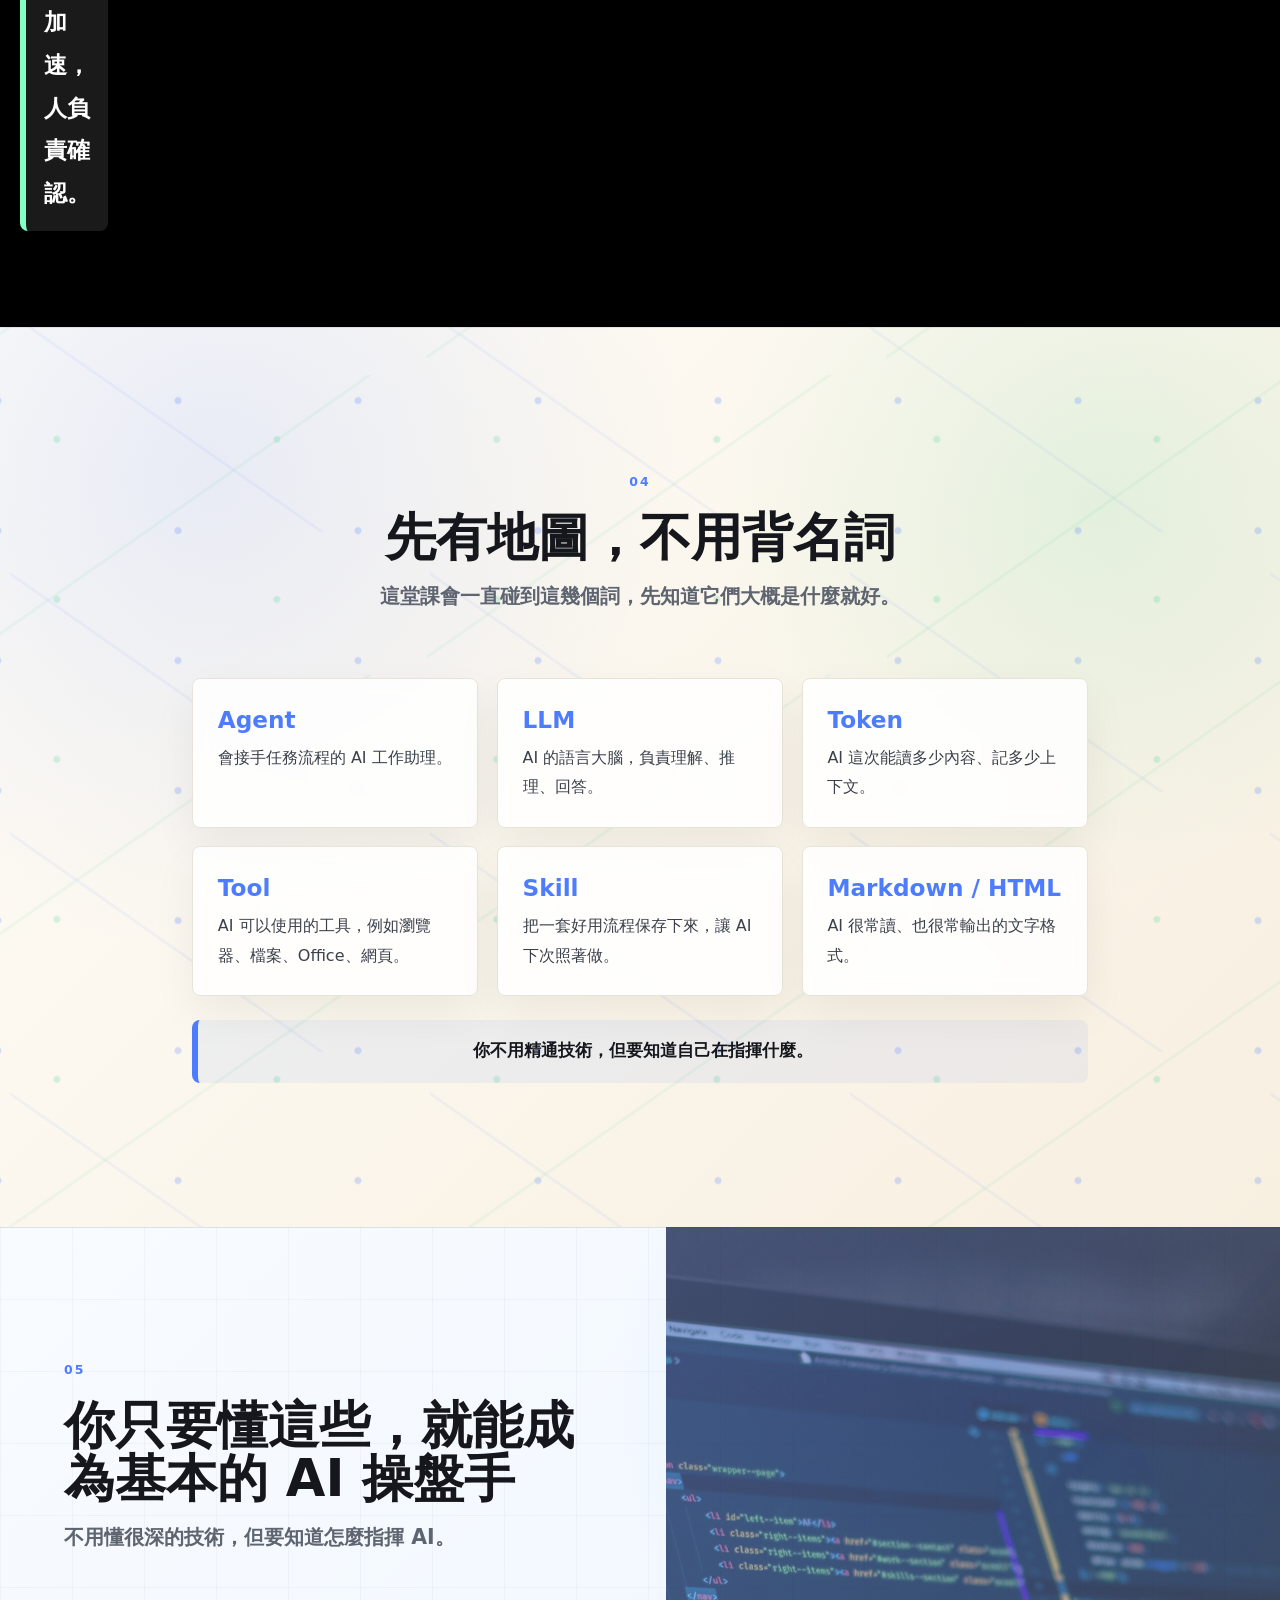
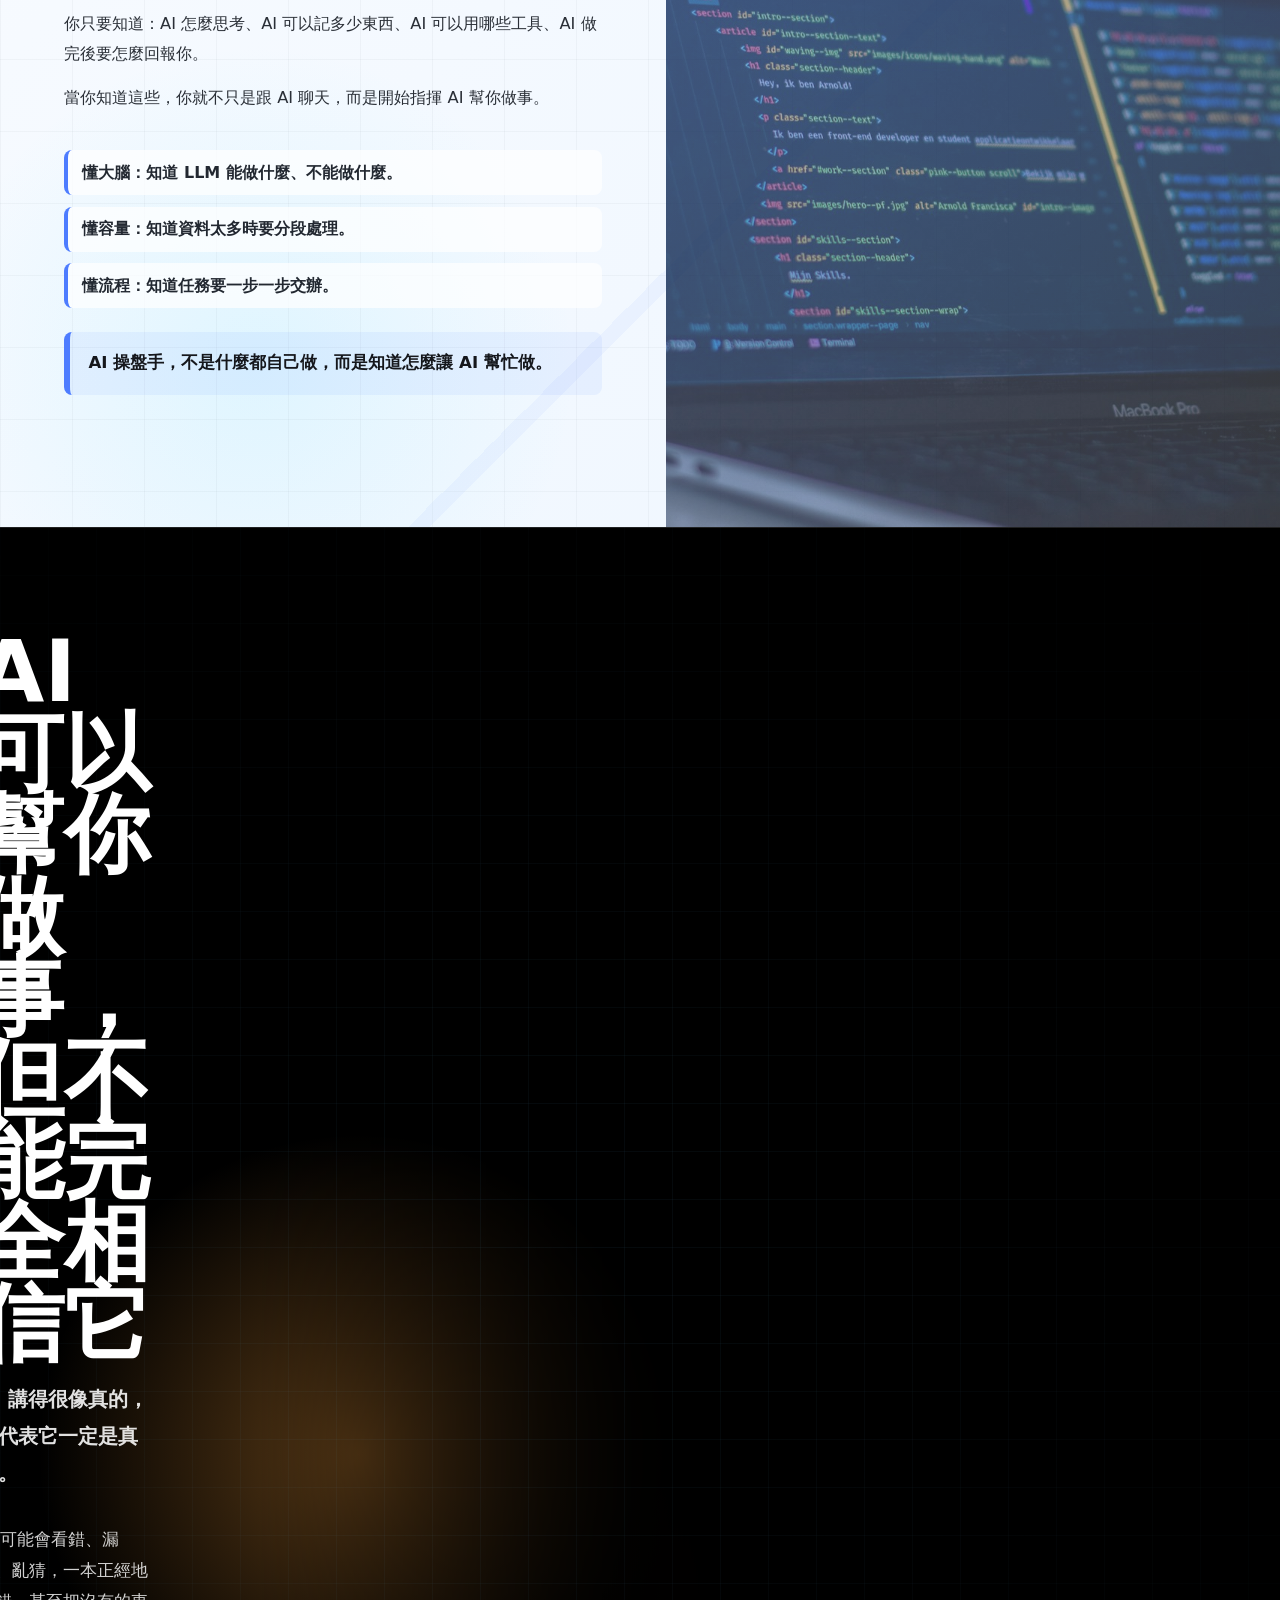
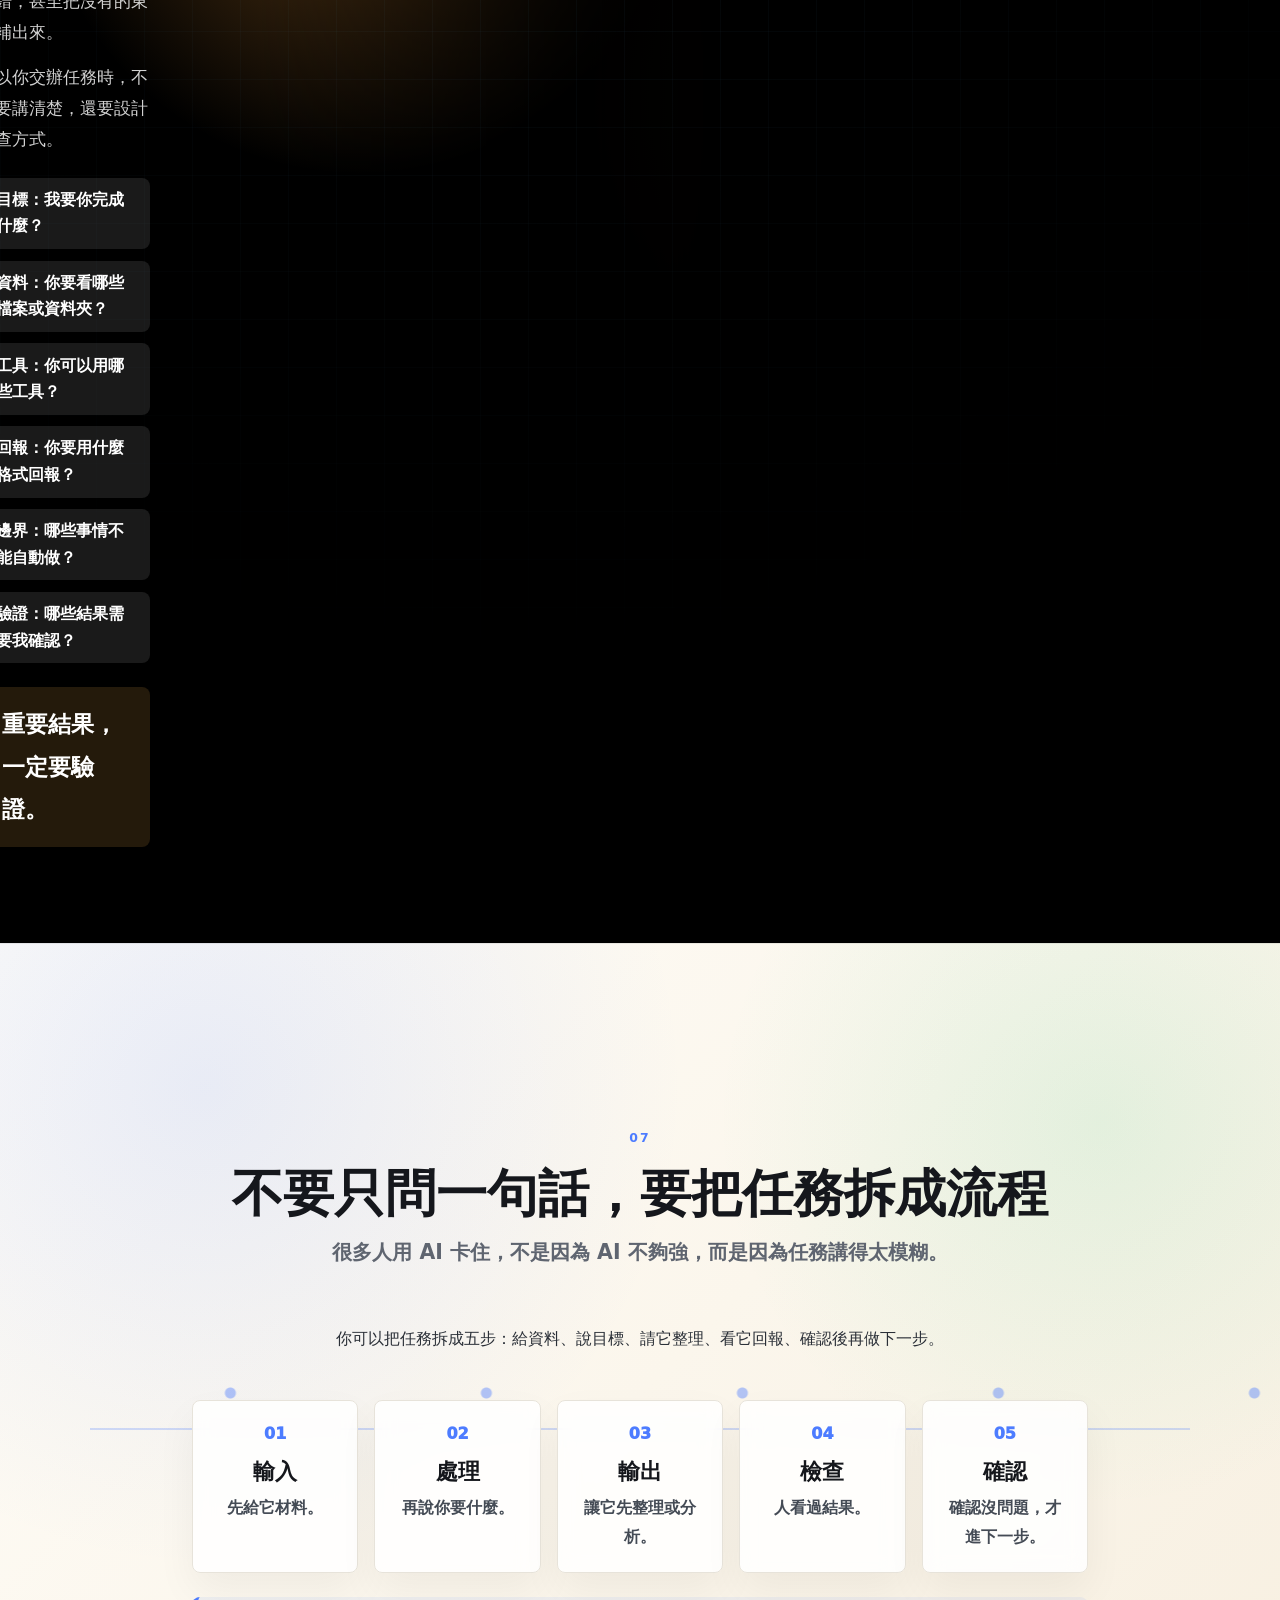
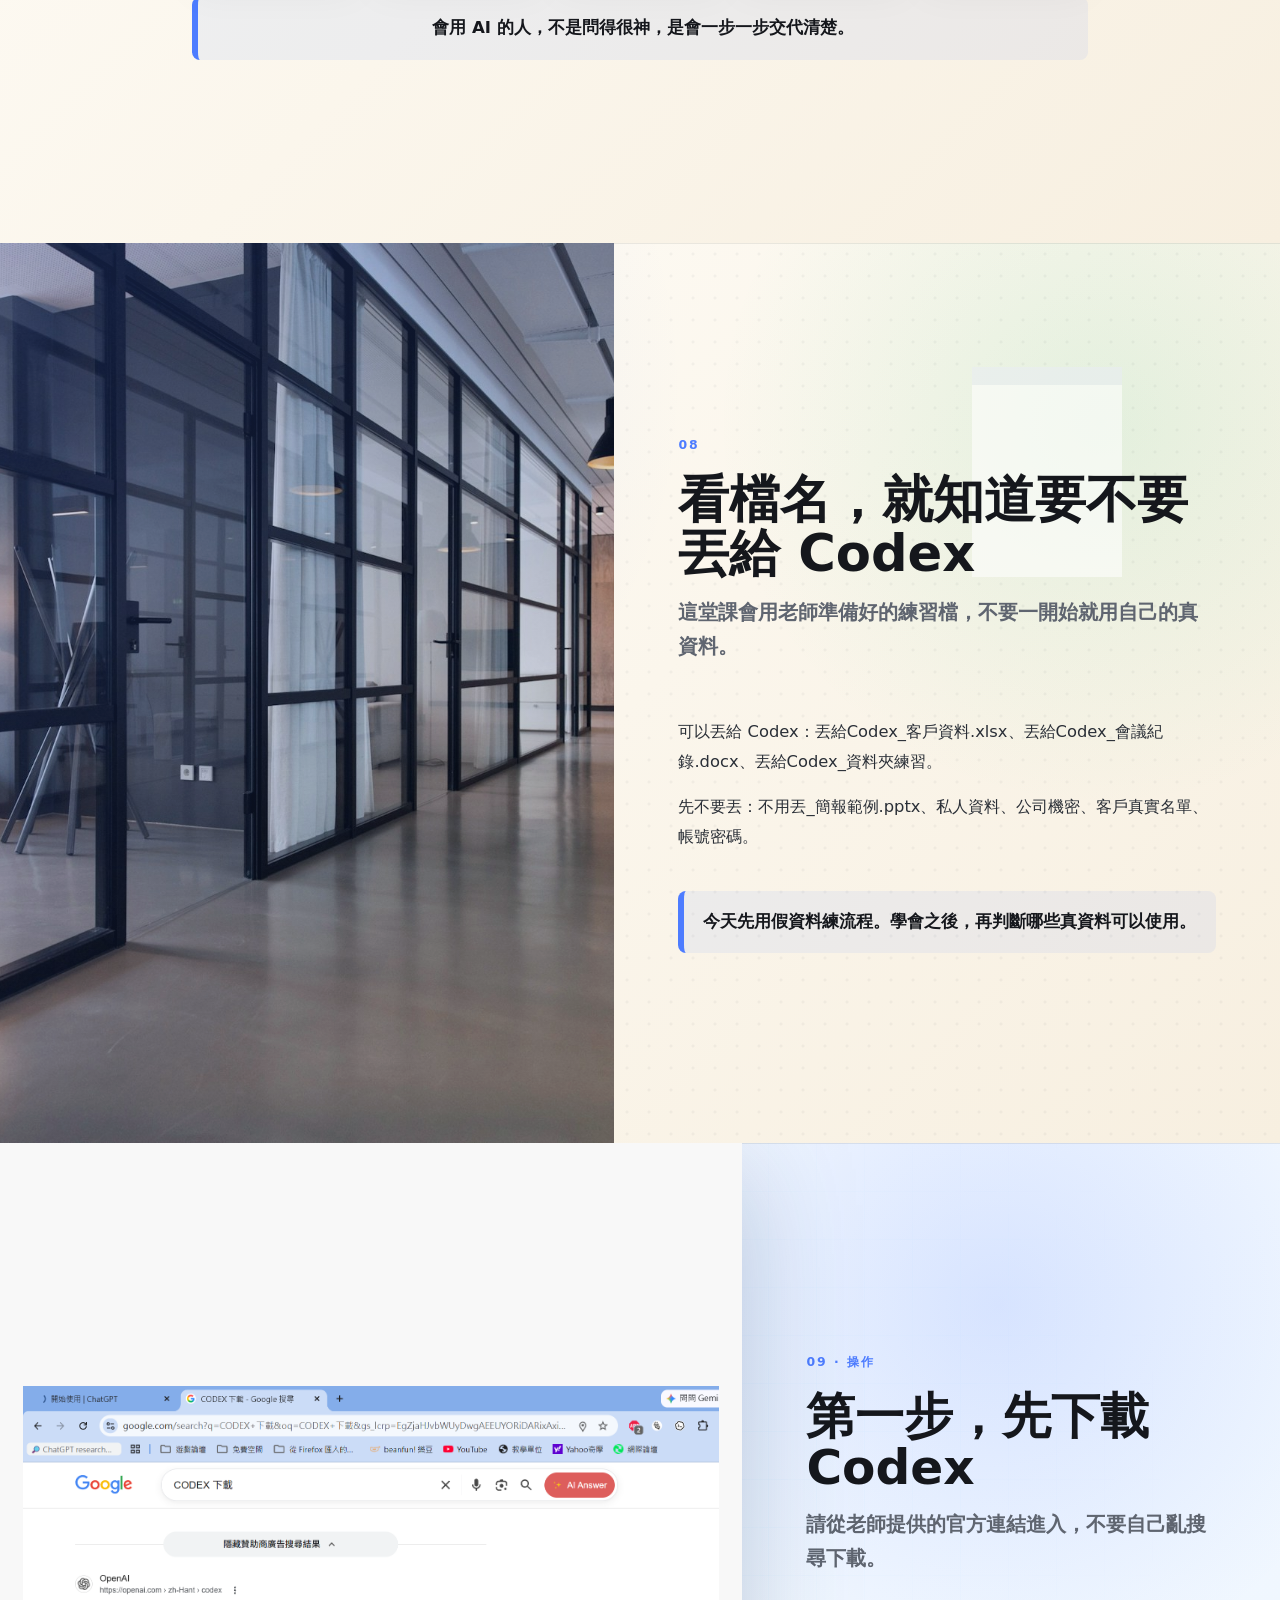
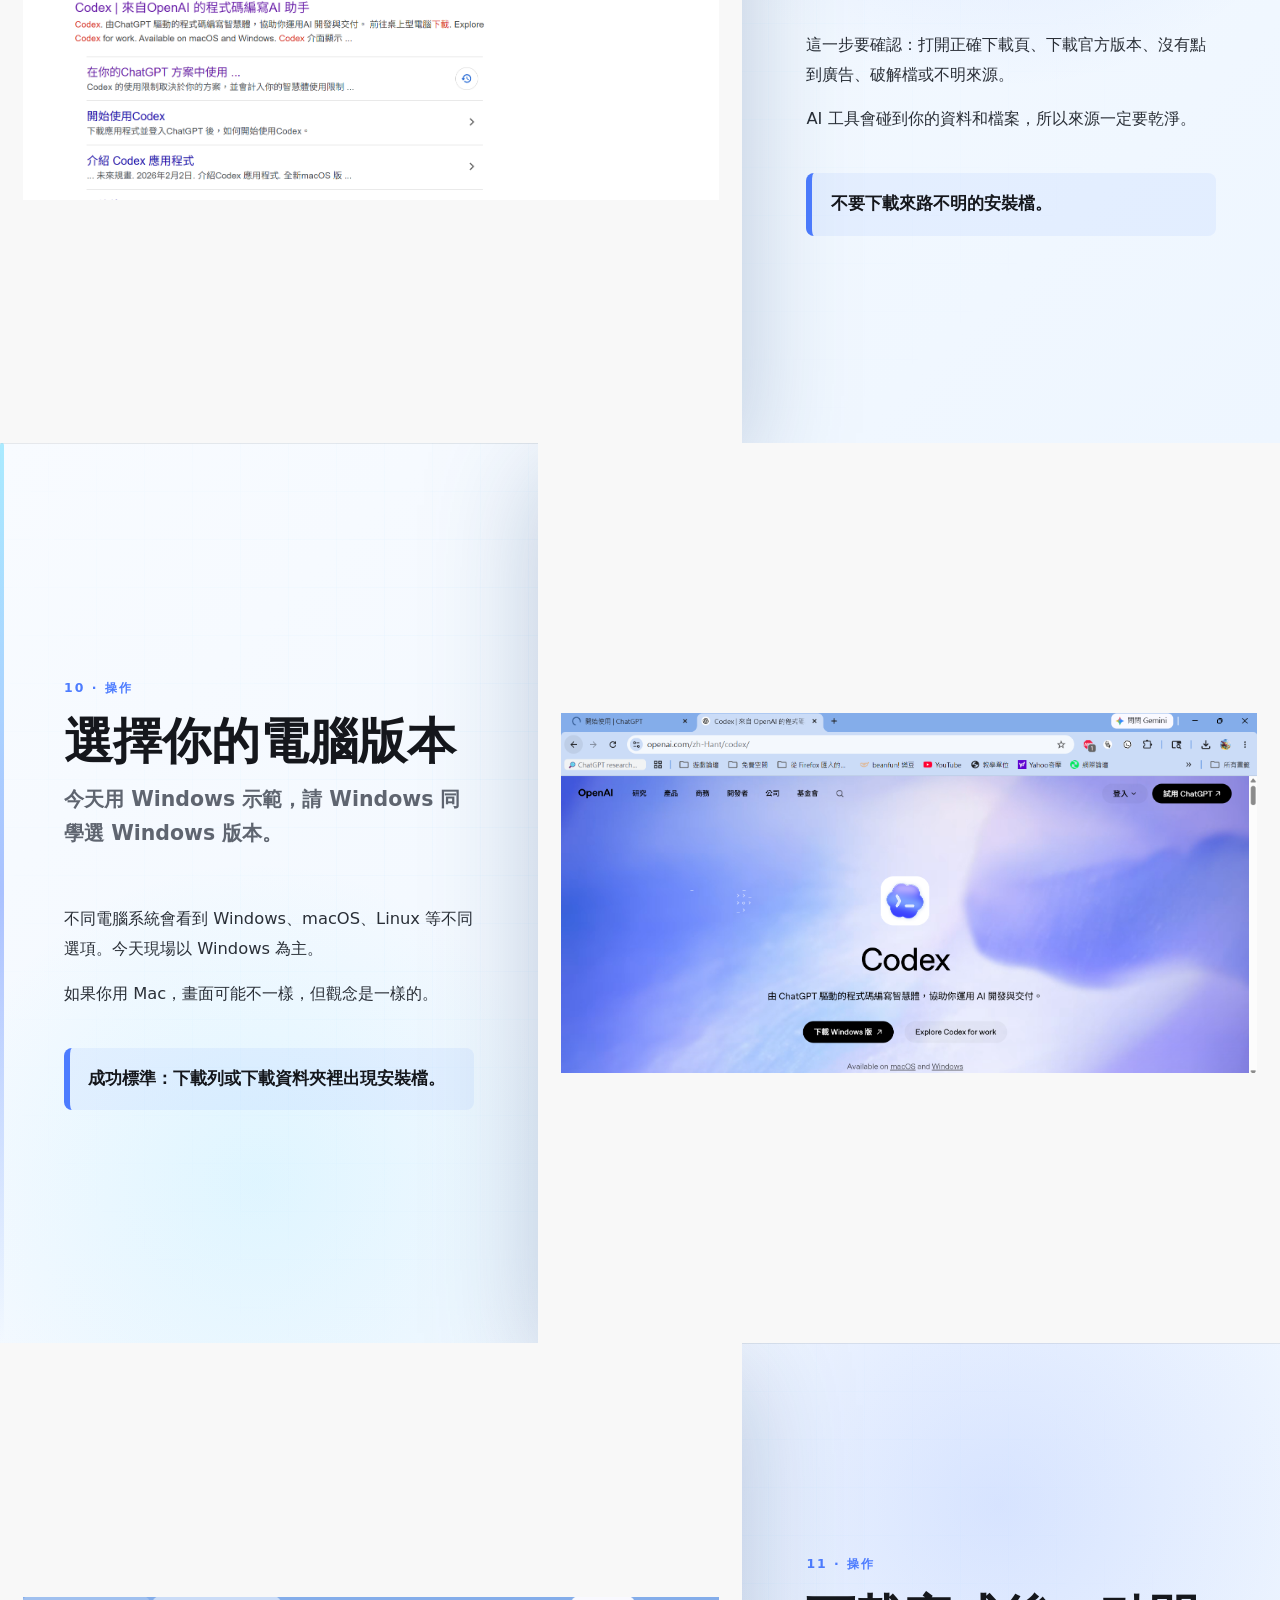
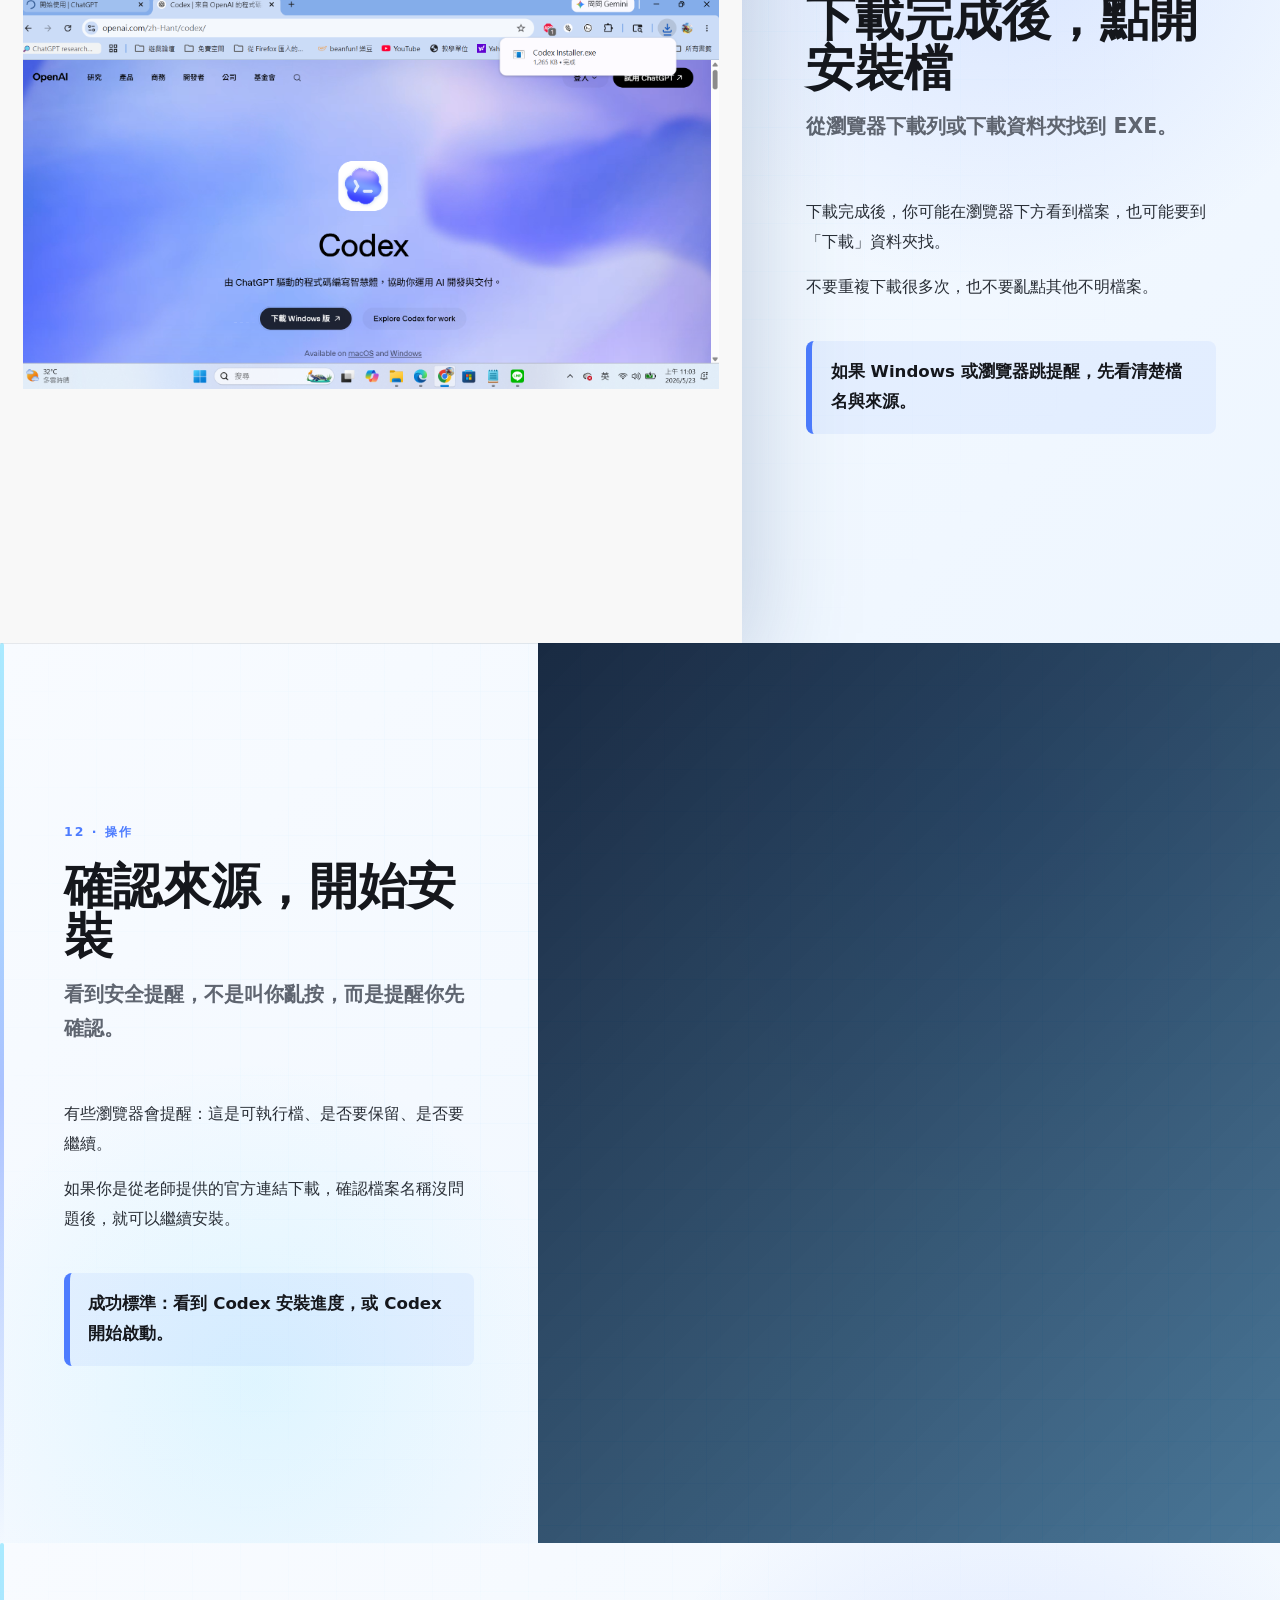
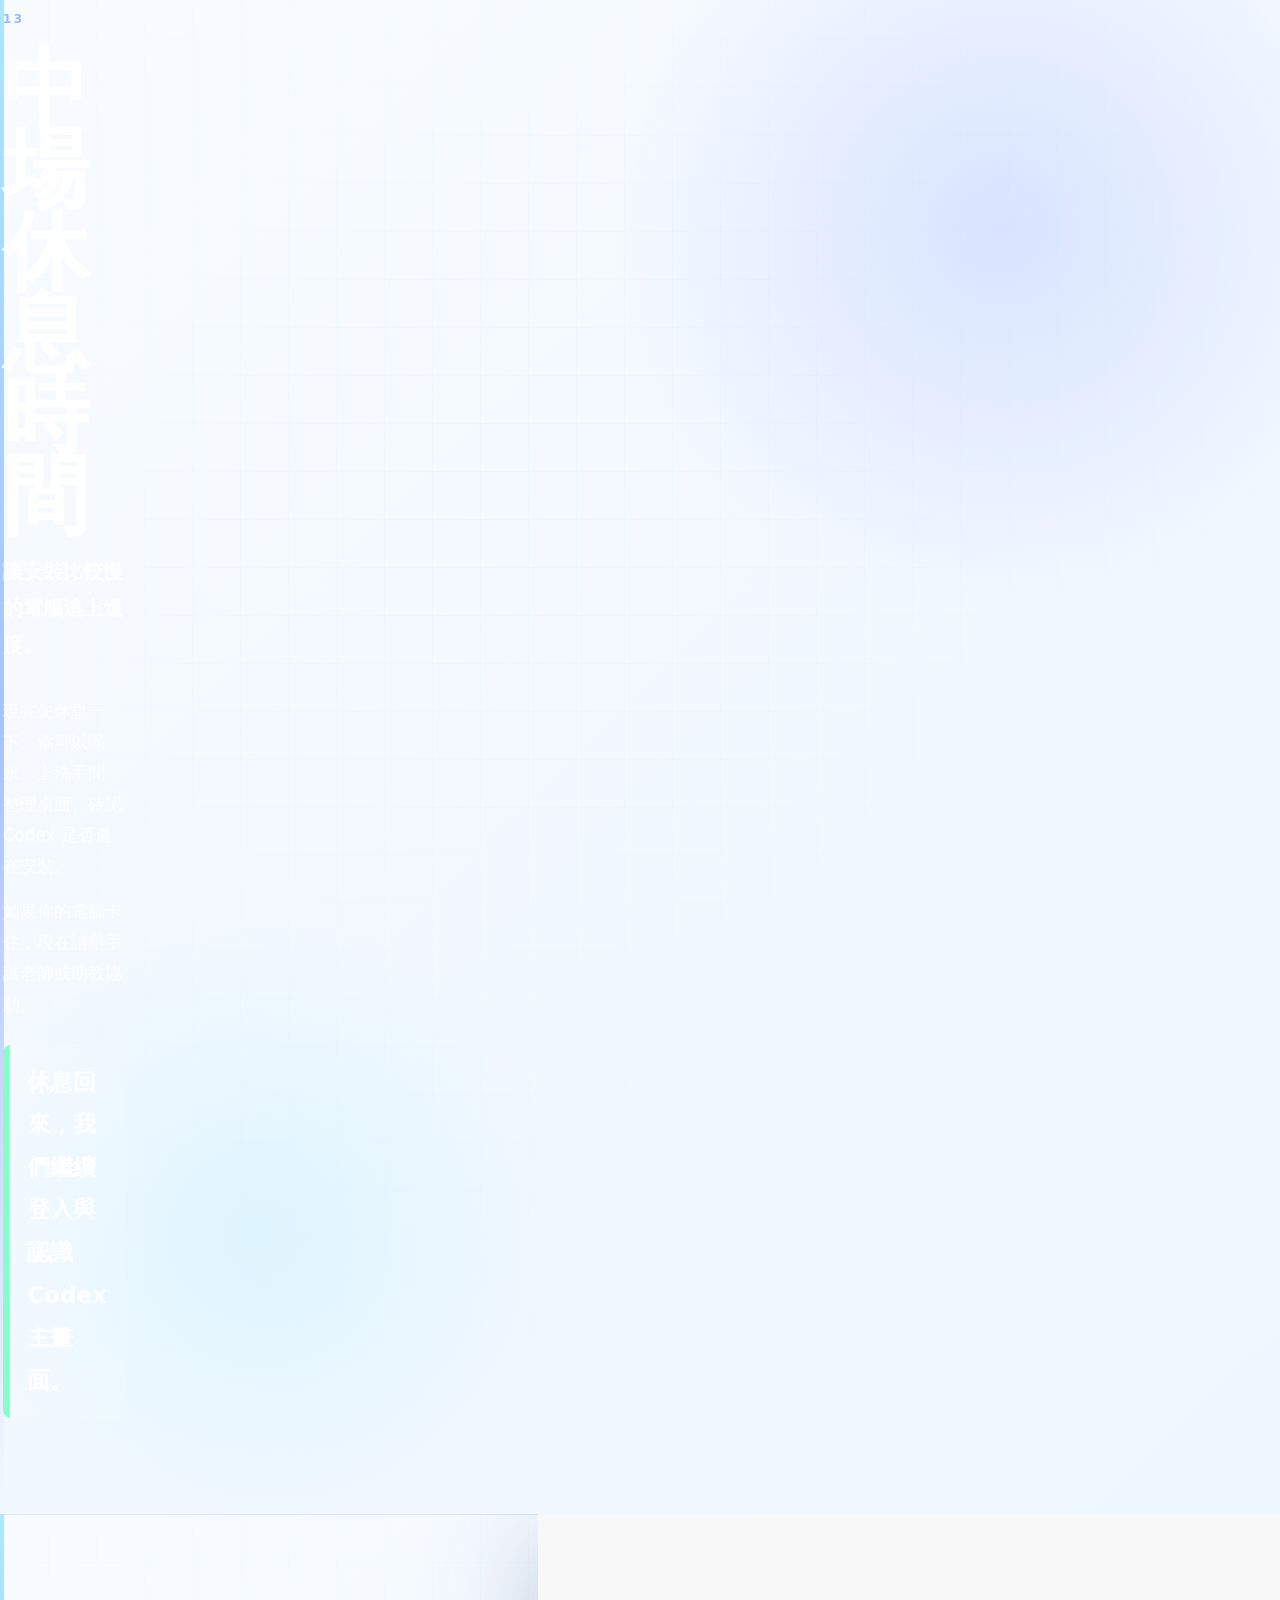
<file: html-story-deck-v1/index.html>
<!DOCTYPE HTML>
<!--
  Based on Story by HTML5 UP | html5up.net | @ajlkn
  Free for personal and commercial use under the CCA 3.0 license (html5up.net/license)
  Course content adapted for Codex AI Agent class.
-->
<html lang="zh-Hant-TW">
<head>
  <title>Codex AI Agent 實戰課 · HTML Story Deck</title>
  <meta charset="utf-8" />
  <meta name="viewport" content="width=device-width, initial-scale=1, user-scalable=no" />
  <link rel="stylesheet" href="assets/css/main.css" />
  <noscript><link rel="stylesheet" href="assets/css/noscript.css" /></noscript>
  <link rel="stylesheet" href="course.css" />
</head>
<body class="is-preload">
  <nav class="mini-nav"><a href="#slide-01">01</a><a href="#slide-02">02</a><a href="#slide-03">03</a><a href="#slide-04">04</a><a href="#slide-05">05</a><a href="#slide-06">06</a><a href="#slide-07">07</a><a href="#slide-08">08</a><a href="#slide-09">09</a><a href="#slide-10">10</a><a href="#slide-11">11</a><a href="#slide-12">12</a><a href="#slide-13">13</a><a href="#slide-14">14</a><a href="#slide-15">15</a><a href="#slide-16">16</a><a href="#slide-17">17</a><a href="#slide-18">18</a><a href="#slide-19">19</a><a href="#slide-20">20</a><a href="#slide-21">21</a><a href="#slide-22">22</a><a href="#slide-23">23</a><a href="#slide-24">24</a><a href="#slide-25">25</a><a href="#slide-26">26</a><a href="#slide-27">27</a><a href="#slide-28">28</a><a href="#slide-29">29</a><a href="#slide-30">30</a><a href="#slide-31">31</a><a href="#slide-32">32</a><a href="#slide-33">33</a><a href="#slide-34">34</a><a href="#slide-35">35</a><a href="#slide-36">36</a><a href="#slide-37">37</a><a href="#slide-38">38</a><a href="#slide-39">39</a><a href="#slide-40">40</a><a href="#slide-41">41</a></nav>
  <div id="wrapper" class="divided">
<section id="slide-01" class="banner style5 invert orient-left content-align-left image-position-center fullscreen course-dark bg-intro bg-grid bg-glow bg-code">
  <div class="content"><p class="eyebrow">01</p><h1>AI 開始幫你接手流程</h1><p class="major">從問 AI 問題，到把工作交給 AI 幫你完成。</p><div class="body-text"><p>這堂課不是要你變成工程師，也不是要你記很多 AI 名詞。</p><p>我們要練習的是：怎麼把資料交給 AI、怎麼把任務說清楚、怎麼看懂 AI 的回報、怎麼確認後再讓它動手。</p></div><p class="takeaway">以前是問 AI，現在是交辦 AI。</p></div>
  <div class="image"><img src="course-images/ai-circuit.jpg" alt="" /></div>
</section>
<section id="slide-02" class="spotlight style1 orient-right content-align-left image-position-center onscroll-image-fade-in content-slide bg-paper bg-classroom">
  <div class="content"><p class="eyebrow">02</p><h2>這堂課不是給工程師而已</h2><p class="lead">只要你有工作要整理、有資料要處理、有流程想加速，就用得到。</p><div class="body-text"><p>你可能是上班族、小老闆、接案者、行政人員、業務人員、內容創作者，或正在學 AI 的一般使用者。</p><p>你不需要會寫程式。你只需要學會一件事：把你要做的事情，講到 AI 聽得懂。</p></div><p class="takeaway">會用 AI，不是看你懂多少技術，而是看你能不能交代清楚。</p></div>
  <div class="image"><img src="course-images/class-workspace.jpg" alt="" /></div>
</section>
<section id="slide-03" class="banner style5 invert orient-left content-align-left image-position-center fullscreen course-dark bg-dual bg-grid bg-glow">
  <div class="content"><p class="eyebrow">03</p><h1>今天只要記住兩件事</h1><p class="major">Agent 會接手流程，但結果一定要由人確認。</p><div class="body-text"><p>第一件事：Agent 是會接手流程的 AI 工作助理。它不只是回答問題，它可以看資料、用工具、整理結果，甚至一步一步幫你完成任務。</p><p>第二件事：AI 做完之後，你一定要檢查。它可以幫你加速，但最後確認的人還是你。</p></div><p class="takeaway">AI 負責加速，人負責確認。</p></div>
  <div class="image"><img src="course-images/agent-robot.jpg" alt="" /></div>
</section>
<section id="slide-04" class="wrapper style1 align-center card-slide bg-paper bg-nodes"><div class="inner"><p class="eyebrow">04</p><h2>先有地圖，不用背名詞</h2><p class="lead">這堂課會一直碰到這幾個詞，先知道它們大概是什麼就好。</p><div class="cards six"><article><h3>Agent</h3><p>會接手任務流程的 AI 工作助理。</p></article><article><h3>LLM</h3><p>AI 的語言大腦，負責理解、推理、回答。</p></article><article><h3>Token</h3><p>AI 這次能讀多少內容、記多少上下文。</p></article><article><h3>Tool</h3><p>AI 可以使用的工具，例如瀏覽器、檔案、Office、網頁。</p></article><article><h3>Skill</h3><p>把一套好用流程保存下來，讓 AI 下次照著做。</p></article><article><h3>Markdown / HTML</h3><p>AI 很常讀、也很常輸出的文字格式。</p></article></div><p class="takeaway">你不用精通技術，但要知道自己在指揮什麼。</p></div></section>
<section id="slide-05" class="spotlight style1 orient-left content-align-left image-position-center onscroll-image-fade-in content-slide bg-control bg-dashboard">
  <div class="content"><p class="eyebrow">05</p><h2>你只要懂這些，就能成為基本的 AI 操盤手</h2><p class="lead">不用懂很深的技術，但要知道怎麼指揮 AI。</p><div class="body-text"><p>你只要知道：AI 怎麼思考、AI 可以記多少東西、AI 可以用哪些工具、AI 做完後要怎麼回報你。</p><p>當你知道這些，你就不只是跟 AI 聊天，而是開始指揮 AI 幫你做事。</p></div><ul class="clean-list"><li>懂大腦：知道 LLM 能做什麼、不能做什麼。</li><li>懂容量：知道資料太多時要分段處理。</li><li>懂流程：知道任務要一步一步交辦。</li></ul><p class="takeaway">AI 操盤手，不是什麼都自己做，而是知道怎麼讓 AI 幫忙做。</p></div>
  <div class="image"><img src="course-images/code-screen.jpg" alt="" /></div>
</section>
<section id="slide-06" class="banner style5 invert orient-left content-align-left image-position-center fullscreen course-dark bg-warning bg-caution bg-grid">
  <div class="content"><p class="eyebrow">06</p><h1>AI 可以幫你做事，但不能完全相信它</h1><p class="major">AI 講得很像真的，不代表它一定是真的。</p><div class="body-text"><p>AI 可能會看錯、漏看、亂猜，一本正經地講錯，甚至把沒有的東西補出來。</p><p>所以你交辦任務時，不只要講清楚，還要設計檢查方式。</p></div><ul class="clean-list"><li>目標：我要你完成什麼？</li><li>資料：你要看哪些檔案或資料夾？</li><li>工具：你可以用哪些工具？</li><li>回報：你要用什麼格式回報？</li><li>邊界：哪些事情不能自動做？</li><li>驗證：哪些結果需要我確認？</li></ul><p class="takeaway">重要結果，一定要驗證。</p></div>
  <div class="image"><img src="course-images/agent-robot.jpg" alt="" /></div>
</section>
<section id="slide-07" class="wrapper style1 align-center flow-slide bg-paper bg-route"><div class="inner"><p class="eyebrow">07</p><h2>不要只問一句話，要把任務拆成流程</h2><p class="lead">很多人用 AI 卡住，不是因為 AI 不夠強，而是因為任務講得太模糊。</p><div class="body-text wide"><p>你可以把任務拆成五步：給資料、說目標、請它整理、看它回報、確認後再做下一步。</p></div><div class="flowline"><div><span>01</span><h3>輸入</h3><p>先給它材料。</p></div><div><span>02</span><h3>處理</h3><p>再說你要什麼。</p></div><div><span>03</span><h3>輸出</h3><p>讓它先整理或分析。</p></div><div><span>04</span><h3>檢查</h3><p>人看過結果。</p></div><div><span>05</span><h3>確認</h3><p>確認沒問題，才進下一步。</p></div></div><p class="takeaway">會用 AI 的人，不是問得很神，是會一步一步交代清楚。</p></div></section>
<section id="slide-08" class="spotlight style1 orient-right content-align-left image-position-center onscroll-image-fade-in content-slide bg-paper bg-folders">
  <div class="content"><p class="eyebrow">08</p><h2>看檔名，就知道要不要丟給 Codex</h2><p class="lead">這堂課會用老師準備好的練習檔，不要一開始就用自己的真資料。</p><div class="body-text"><p>可以丟給 Codex：丟給Codex_客戶資料.xlsx、丟給Codex_會議紀錄.docx、丟給Codex_資料夾練習。</p><p>先不要丟：不用丟_簡報範例.pptx、私人資料、公司機密、客戶真實名單、帳號密碼。</p></div><p class="takeaway">今天先用假資料練流程。學會之後，再判斷哪些真資料可以使用。</p></div>
  <div class="image"><img src="course-images/class-workspace.jpg" alt="" /></div>
</section>
<section id="slide-09" class="spotlight style1 orient-right content-align-left image-position-center onscroll-image-fade-in screen-slide bg-install bg-grid bg-steps">
  <div class="content"><p class="eyebrow">09 · 操作</p><h2>第一步，先下載 Codex</h2><p class="lead">請從老師提供的官方連結進入，不要自己亂搜尋下載。</p><div class="body-text"><p>這一步要確認：打開正確下載頁、下載官方版本、沒有點到廣告、破解檔或不明來源。</p><p>AI 工具會碰到你的資料和檔案，所以來源一定要乾淨。</p></div><p class="takeaway">不要下載來路不明的安裝檔。</p></div>
  <div class="image screenshot-wrap"><img src="screenshots/01_codex_website_link.png" alt="第一步，先下載 Codex" /></div>
</section>
<section id="slide-10" class="spotlight style1 orient-left content-align-left image-position-center onscroll-image-fade-in screen-slide bg-install bg-grid bg-steps">
  <div class="content"><p class="eyebrow">10 · 操作</p><h2>選擇你的電腦版本</h2><p class="lead">今天用 Windows 示範，請 Windows 同學選 Windows 版本。</p><div class="body-text"><p>不同電腦系統會看到 Windows、macOS、Linux 等不同選項。今天現場以 Windows 為主。</p><p>如果你用 Mac，畫面可能不一樣，但觀念是一樣的。</p></div><p class="takeaway">成功標準：下載列或下載資料夾裡出現安裝檔。</p></div>
  <div class="image screenshot-wrap"><img src="screenshots/02_download_choice.png" alt="選擇你的電腦版本" /></div>
</section>
<section id="slide-11" class="spotlight style1 orient-right content-align-left image-position-center onscroll-image-fade-in screen-slide bg-install bg-grid bg-steps">
  <div class="content"><p class="eyebrow">11 · 操作</p><h2>下載完成後，點開安裝檔</h2><p class="lead">從瀏覽器下載列或下載資料夾找到 EXE。</p><div class="body-text"><p>下載完成後，你可能在瀏覽器下方看到檔案，也可能要到「下載」資料夾找。</p><p>不要重複下載很多次，也不要亂點其他不明檔案。</p></div><p class="takeaway">如果 Windows 或瀏覽器跳提醒，先看清楚檔名與來源。</p></div>
  <div class="image screenshot-wrap"><img src="screenshots/03_download_complete_click_exe.png" alt="下載完成後，點開安裝檔" /></div>
</section>
<section id="slide-12" class="spotlight style1 orient-left content-align-left image-position-center onscroll-image-fade-in screen-slide bg-install bg-grid bg-steps">
  <div class="content"><p class="eyebrow">12 · 操作</p><h2>確認來源，開始安裝</h2><p class="lead">看到安全提醒，不是叫你亂按，而是提醒你先確認。</p><div class="body-text"><p>有些瀏覽器會提醒：這是可執行檔、是否要保留、是否要繼續。</p><p>如果你是從老師提供的官方連結下載，確認檔案名稱沒問題後，就可以繼續安裝。</p></div><p class="takeaway">成功標準：看到 Codex 安裝進度，或 Codex 開始啟動。</p></div>
  <div class="image screenshot-wrap"><img src="screenshots/04_save_installer.png" alt="確認來源，開始安裝" /></div>
</section>
<section id="slide-13" class="banner style5 invert orient-left content-align-left image-position-center fullscreen course-dark bg-install bg-grid bg-steps">
  <div class="content"><p class="eyebrow">13</p><h1>中場休息時間</h1><p class="major">讓安裝比較慢的電腦追上進度。</p><div class="body-text"><p>現在先休息一下。你可以喝水、上洗手間、整理桌面、確認 Codex 是否還在安裝。</p><p>如果你的電腦卡住，現在請舉手讓老師或助教協助。</p></div><p class="takeaway">休息回來，我們繼續登入與認識 Codex 主畫面。</p></div>
  <div class="image"><img src="course-images/class-workspace.jpg" alt="" /></div>
</section>
<section id="slide-14" class="spotlight style1 orient-left content-align-left image-position-center onscroll-image-fade-in screen-slide bg-install bg-grid bg-steps">
  <div class="content"><p class="eyebrow">14 · 操作</p><h2>等待 Codex 安裝完成</h2><p class="lead">看到進度就讓它跑完。</p><div class="body-text"><p>安裝時請稍等一下。如果你的電腦比較慢，不要急著重複點很多次。</p><p>看到安裝畫面還在跑，就讓它完成。如果卡太久，再請老師或助教協助。</p></div><p class="takeaway">成功標準：Codex 開啟，或出現登入畫面。</p></div>
  <div class="image screenshot-wrap"><img src="screenshots/06_installing.png" alt="等待 Codex 安裝完成" /></div>
</section>
<section id="slide-15" class="spotlight style1 orient-right content-align-left image-position-center onscroll-image-fade-in screen-slide bg-install bg-grid bg-steps">
  <div class="content"><p class="eyebrow">15 · 操作</p><h2>用自己的 ChatGPT / OpenAI 帳號登入</h2><p class="lead">帳號、密碼、驗證碼，都由本人自己輸入。</p><div class="body-text"><p>Codex 需要登入你的 ChatGPT / OpenAI 帳號。不要使用別人的帳號，也不要把密碼交給 AI。</p><p>如果跳出驗證，請照畫面由本人完成；不要截圖分享登入畫面。</p></div><p class="takeaway">點選登入，完成授權。</p></div>
  <div class="image screenshot-wrap"><img src="screenshots/07_codex_login_page.png" alt="用自己的 ChatGPT / OpenAI 帳號登入" /></div>
</section>
<section id="slide-16" class="spotlight style1 orient-left content-align-left image-position-center onscroll-image-fade-in screen-slide bg-install bg-grid bg-steps">
  <div class="content"><p class="eyebrow">16 · 操作</p><h2>看到主畫面，就代表登入完成</h2><p class="lead">接下來不要急著亂點，先認識幾個最重要的位置。</p><div class="body-text"><p>我們要知道：任務從哪裡輸入、檔案從哪裡放、模型在哪裡選、權限在哪裡看。</p><p>看到主畫面後，先跟著老師看，不要自己亂切設定。</p></div><p class="takeaway">成功標準：你可以開始輸入第一句指令。</p></div>
  <div class="image screenshot-wrap"><img src="screenshots/10_login_success.png" alt="看到主畫面，就代表登入完成" /></div>
</section>
<section id="slide-17" class="spotlight style1 orient-right content-align-left image-position-center onscroll-image-fade-in screen-slide bg-ui bg-dashboard">
  <div class="content"><p class="eyebrow">17 · 操作</p><h2>這裡是任務開始的地方</h2><p class="lead">交辦任務、丟檔案、看回報，都會從這裡開始。</p><div class="body-text"><p>你可以把 Codex 主畫面想成一張工作桌。你會在這裡輸入任務、貼上指令、加入檔案、看 AI 回報。</p><p>今天先不用學全部功能，先知道最常用的地方就好。</p></div><p class="takeaway">先停在主畫面，跟著老師看介面。</p></div>
  <div class="image screenshot-wrap"><img src="screenshots/11_codex_main_clean.png" alt="這裡是任務開始的地方" /></div>
</section>
<section id="slide-18" class="spotlight style1 orient-left content-align-left image-position-center onscroll-image-fade-in screen-slide bg-ui bg-dashboard">
  <div class="content"><p class="eyebrow">18 · 操作</p><h2>左側是管理任務的地方</h2><p class="lead">新聊天、搜尋、外掛、自動化、專案、設定。</p><div class="body-text"><p>剛開始不用每個都懂。你只要先知道：要開新任務，從這裡開始。</p><p>要找之前的內容，也從這裡找；今天不深入所有功能，只介紹跟課堂有關的部分。</p></div><p class="takeaway">左側選單是任務管理入口。</p></div>
  <div class="image screenshot-wrap"><img src="screenshots/14_left_sidebar.png" alt="左側是管理任務的地方" /></div>
</section>
<section id="slide-19" class="spotlight style1 orient-right content-align-left image-position-center onscroll-image-fade-in screen-slide bg-ui bg-dashboard">
  <div class="content"><p class="eyebrow">19 · 操作</p><h2>不同任務，需要不同思考強度</h2><p class="lead">速度、深度和用量會不同。</p><div class="body-text"><p>模型可以想成不同等級的 AI 引擎。有些任務只要快速回答，有些任務需要慢慢思考。</p><p>智慧功能越高，通常越會思考，但也可能比較慢、比較吃使用量。</p></div><p class="takeaway">先用老師建議的設定，先求穩定，再追求進階。</p></div>
  <div class="image screenshot-wrap"><img src="screenshots/15_model_reasoning_speed_menu.png" alt="不同任務，需要不同思考強度" /></div>
</section>
<section id="slide-20" class="spotlight style1 orient-left content-align-left image-position-center onscroll-image-fade-in screen-slide bg-permission bg-caution">
  <div class="content"><p class="eyebrow">20 · 操作</p><h2>不要什麼都給 AI 自動做</h2><p class="lead">權限越高，越需要你確認。</p><div class="body-text"><p>如果只是看資料、整理文字，風險比較低。</p><p>但如果牽涉刪檔、移動檔案、寄信、發文、付款、公開發布，一定要先停下來確認。</p></div><ul class="clean-list"><li>先停</li><li>先看</li><li>先確認</li></ul><p class="takeaway">AI 可以幫你按按鈕，但不能替你負責後果。</p></div>
  <div class="image screenshot-wrap"><img src="screenshots/17_permission_menu.png" alt="不要什麼都給 AI 自動做" /></div>
</section>
<section id="slide-21" class="spotlight style1 orient-right content-align-left image-position-center onscroll-image-fade-in screen-slide bg-limit bg-meter">
  <div class="content"><p class="eyebrow">21 · 操作</p><h2>追求目標很強，但很吃使用量</h2><p class="lead">除非你是 Pro 用戶，或很清楚額度預算，不然先不要亂開。</p><div class="body-text"><p>追求目標不是單次問答。它可能會自己連續規劃任務、執行任務、檢查結果、重試修正。</p><p>所以使用量可能消耗很快。不是不能用，是不要不知道成本就開下去。</p></div><p class="takeaway">先知道成本，再決定要不要開。</p></div>
  <div class="image screenshot-wrap"><img src="screenshots/33_goal_toggle_unavailable_or_unstable.png" alt="追求目標很強，但很吃使用量" /></div>
</section>
<section id="slide-22" class="wrapper style1 align-center task-slide bg-folder bg-folders"><div class="inner"><p class="eyebrow">22 · 練習</p><h2>練習一：整理混亂的資料夾</h2><p class="lead">這次我們要讓 Codex 幫忙整理資料夾。</p><div class="task-card"><div class="body-text wide"><p>很多人的電腦裡都有這種資料夾：檔名很亂、檔案類型混在一起、截圖文件 PDF Excel 全部放一起。</p><p>今天我們先用老師準備好的練習資料夾，不要用自己的真實資料。</p></div></div><p class="takeaway">第一步不是讓 AI 亂動，而是先讓它看懂。</p></div></section>
<section id="slide-23" class="wrapper style1 align-center task-slide bg-folder bg-folders"><div class="inner"><p class="eyebrow">23 · 練習</p><h2>先打開資料夾看一下</h2><p class="lead">老師會準備兩個練習資料夾。</p><div class="task-card"><div class="body-text wide"><p>第一次練習資料夾、第二次練習資料夾。請大家先點開看一下：裡面是不是很亂？是不是很多檔案混在一起？</p><p>現在先不要丟給 Codex。先用眼睛看一下資料夾裡有什麼。</p></div></div><p class="takeaway">看過混亂，才知道 AI 等一下幫了什麼忙。</p></div></section>
<section id="slide-24" class="wrapper style1 align-center prompt-slide bg-folder bg-terminal"><div class="inner"><p class="eyebrow">24</p><h2>第一次練習：老師帶做</h2><p class="lead">請把第一個練習資料夾交給 Codex，然後輸入這段指令。</p><div class="body-text wide"></div><pre class="prompt-box">請幫我整理這個資料夾。

請先看一下裡面的檔案，
幫我依照檔案類型和用途重新分類。

請告訴我：
1. 這個資料夾裡大概有哪些檔案
2. 你建議怎麼分類
3. 每一類資料夾可以叫什麼名字

請先不要刪除任何檔案。</pre><p class="takeaway">第一輪先練習交辦，不急著真的刪除或移動。</p></div></section>
<section id="slide-25" class="wrapper style1 align-center task-slide bg-folder bg-folders"><div class="inner"><p class="eyebrow">25 · 練習</p><h2>第二次練習：換你自己做</h2><p class="lead">打開第二個練習資料夾，自己操作一次。</p><div class="task-card"><div class="body-text wide"><p>你可以照抄剛剛的指令，也可以改成更像你平常會說的話。</p><p>重點不是文字要漂亮，而是要講清楚：你要它整理什麼、你不希望它做什麼、你希望它怎麼回報。</p></div></div><p class="takeaway">記得加上一句：請先不要刪除任何檔案。</p></div></section>
<section id="slide-26" class="banner style5 invert orient-left content-align-left image-position-center fullscreen course-dark bg-success bg-terminal bg-glow">
  <div class="content"><p class="eyebrow">26</p><h1>有沒有很簡單？</h1><p class="major">你剛剛已經完成第一個 Agent 任務了。</p><div class="body-text"><p>剛剛你做的事情只有五步：打開資料夾看一下、把資料夾交給 Codex、說清楚你要它整理、提醒它不要刪除檔案、看它怎麼分類和回報。</p><p>這就是 Agent 任務的基本形狀。</p></div><p class="takeaway">AI 負責加速，人負責確認。</p></div>
  <div class="image"><img src="images/gallery/fulls/01.jpg" alt="" /></div>
</section>
<section id="slide-27" class="banner style5 invert orient-left content-align-left image-position-center fullscreen course-dark bg-wish">
  <div class="content"><p class="eyebrow">27</p><h1>AI 很像阿拉丁神燈</h1><p class="major">你跟它許願，它真的會想辦法幫你實現。</p><div class="body-text"><p>但如果你自己都不知道想要什麼，AI 可能只會把你的混亂放大。人會因為慾望和貪心，在許願的時候被慾望反噬。</p><p>跟 AI 許願也是一樣。你要先問自己：我到底想要什麼？我為什麼想要？這件事真的重要嗎？我願意承擔它的後果嗎？</p></div><p class="takeaway">AI 會放大你的願望，也會放大你的混亂。</p></div>
  <div class="image"><img src="course-images/agent-robot.jpg" alt="" /></div>
</section>
<section id="slide-28" class="banner style5 invert orient-left content-align-left image-position-center fullscreen course-dark bg-focus">
  <div class="content"><p class="eyebrow">28</p><h1>這是本堂課最重要的一頁</h1><p class="major">使用 AI 的素養，不是會寫 prompt，而是會懷疑、追問、檢查。</p><div class="body-text"><p>如果你不清楚自己的想法，問 AI。</p><p>如果你不確定 Agent 有沒有唬爛你，把疑惑說出來，問 AI。</p><p>如果你想知道這可不可以做，問 AI。</p></div><p class="takeaway">不是全信，也不是全否定。是先問、再查、再判斷。</p></div>
  <div class="image"><img src="course-images/network-space.jpg" alt="" /></div>
</section>
<section id="slide-29" class="wrapper style1 align-center task-slide bg-voice bg-wave"><div class="inner"><p class="eyebrow">29 · 練習</p><h2>按 Control + D，進入語音模式</h2><p class="lead">把你現在第一個想法講給 AI 聽。</p><div class="task-card"><div class="body-text wide"><p>接下來給大家 15 分鐘。請把你現在腦中第一個想法講給 AI 聽。</p><p>可以是：整理資料夾、做活動企劃、寫一封信、規劃副業、做簡單網站、把混亂想法整理清楚。</p></div></div><p class="takeaway">不用追求成功，這一段只是感受跟 Agent 互動。</p></div></section>
<section id="slide-30" class="wrapper style1 align-center task-slide bg-share"><div class="inner"><p class="eyebrow">30 · 練習</p><h2>剛剛，你跟 AI 做了什麼？</h2><p class="lead">不用分享成果多厲害，只要分享互動過程。</p><div class="task-card"><div class="body-text wide"><p>你剛剛跟 AI 說了什麼？AI 有沒有追問你？它有沒有幫你整理想法？</p><p>哪一句回答讓你覺得有用？哪裡讓你覺得怪怪的？如果再來一次，你會怎麼問？</p></div></div><p class="takeaway">有時候最有價值的，是它幫你看見自己沒講清楚什麼。</p></div></section>
<section id="slide-31" class="spotlight style1 orient-left content-align-left image-position-center onscroll-image-fade-in content-slide bg-branch">
  <div class="content"><p class="eyebrow">31</p><h2>把一個想法，拆成可以交辦的任務</h2><p class="lead">如果時間還夠，我們現場挑一個同學的想法來拆。</p><div class="body-text"><p>我們一起看：這個人真正想要什麼？這件事可以拆成哪些步驟？哪些部分可以交給 AI？</p><p>哪些地方一定要人判斷？下一句應該怎麼問 AI？</p></div><p class="takeaway">不是只會許願，而是會把願望變成流程。</p></div>
  <div class="image"><img src="course-images/network-space.jpg" alt="" /></div>
</section>
<section id="slide-32" class="spotlight style1 orient-right content-align-left image-position-center onscroll-image-fade-in content-slide bg-diagnostics">
  <div class="content"><p class="eyebrow">32</p><h2>你也可以請 Codex 幫電腦做健康檢查</h2><p class="lead">但不是叫它亂刪檔案。</p><div class="body-text"><p>第一步只做三件事：看哪裡很亂、看哪裡很佔空間、列出整理建議。</p><p>你可以請 Codex 幫你看：桌面是不是太亂、下載資料夾是不是太滿、有沒有重複檔案、硬碟空間是不是快滿了、哪些地方適合先整理。</p></div><p class="takeaway">先看報告，不要先刪東西。</p></div>
  <div class="image"><img src="images/spotlight01.jpg" alt="" /></div>
</section>
<section id="slide-33" class="spotlight style1 orient-left content-align-left image-position-center onscroll-image-fade-in content-slide bg-github bg-nodes">
  <div class="content"><p class="eyebrow">33</p><h2>你們不會寫程式，沒關係</h2><p class="lead">GitHub 上有很多前輩，把自己的工具和作品分享出來。</p><div class="body-text"><p>不是每個專案都能用，也不是每個專案都適合你。有些太工程、有些已經過期、有些需要設定、有些可能有風險。</p><p>但只要你有需求，很可能有人做過類似的東西。以前你看不懂 GitHub，可能打開就關掉；現在你可以把連結貼給 Codex，讓它先幫你看懂。</p><p>操作流程：先說你的狀態、需求和卡住的地方，再貼 GitHub 連結。送出前先點「規劃模式」，等它規劃完，確認計畫沒問題，再請它執行。</p></div><p class="takeaway">範例：https://github.com/msitarzewski/agency-agents</p></div>
  <div class="image"><img src="course-images/network-space.jpg" alt="" /></div>
</section>
<section id="slide-34" class="wrapper style1 align-center prompt-slide bg-skill bg-terminal"><div class="inner"><p class="eyebrow">34</p><h2>好用的流程，不要只用一次</h2><p class="lead">把一次成功的互動，變成下次可複製的能力。</p><div class="body-text wide"><p>如果你剛剛跟 AI 做出了一個有用的流程，不要讓它只停留在這一次對話。</p></div><pre class="prompt-box">請把我剛才的所有流程，
整理成一個可以重複使用、
可以複製保存的 Skill。

請用簡單清楚的方式寫出來，
讓我下次遇到類似任務時，
可以直接貼上使用。</pre><p class="takeaway">Skill 就是把好用的流程存起來，下次直接拿來用。</p></div></section>
<section id="slide-35" class="spotlight style1 orient-left content-align-left image-position-center onscroll-image-fade-in content-slide bg-limits bg-split">
  <div class="content"><p class="eyebrow">35</p><h2>Codex 很強，但不是什麼都最適合交給它</h2><p class="lead">重點不是 AI 會不會，而是你有沒有選對工具。</p><div class="body-text"><p>目前 GPT-5.5 / Codex 比較強的是：自動化操作、整理資料、規劃流程、看程式、處理檔案、網頁操作、重複性工作。</p><p>它比較弱的是：精緻 PPT、藝術創作、高質感網頁、品牌視覺設計、需要強美感判斷的內容。</p><p>你要做圖，可能要找圖像模型；要做漂亮簡報，可能需要專門設計工具；要做精緻網站，還需要參考圖、模板和審美判斷。</p></div><p class="takeaway">Codex 的強項是流程、自動化、程式和工具操作。</p></div>
  <div class="image"><img src="course-images/code-screen.jpg" alt="" /></div>
</section>
<section id="slide-36" class="banner style5 invert orient-left content-align-left image-position-center fullscreen course-dark bg-package bg-unlock">
  <div class="content"><p class="eyebrow">36</p><h1>接下來介紹我做的一個課程作品包</h1><p class="major">它不是一般檔案，而是一包讓 Codex 讀得懂的工作助理說明書。</p><div class="body-text"><p>這個作品包的目的，不是讓大家亂下載、亂破解、亂安裝。</p><p>它是我為這堂課準備的一個示範：把說明、流程、限制、工具、注意事項全部整理成一包，讓 Codex 可以讀懂，然後照著規則開始工作。</p></div><p class="takeaway">AI 不只是聊天，它可以照一份專案說明開始工作。</p></div>
  <div class="image"><img src="course-images/course-gift.jpg" alt="" /></div>
</section>
<section id="slide-37" class="spotlight style1 orient-left content-align-left image-position-center onscroll-image-fade-in content-slide bg-package bg-orbit">
  <div class="content"><p class="eyebrow">37</p><h2>這包裡面，不只是單一功能</h2><p class="lead">這是一個 AI 業務行政助理 / 自動化操作包。</p><div class="body-text"><p>它可以示範幾種常見工作：找客戶、開寄信用瀏覽器、行政文書、電腦問題排查、整理資料夾、社群貼文、專屬 Agent 記憶。</p><p>重點不是功能多厲害，而是讓大家看到：Codex 可以讀懂一整套工作流程。</p></div><p class="takeaway">不是讓 AI 亂跑，是讓它照規則、照流程、照邊界工作。</p></div>
  <div class="image"><img src="course-images/code-screen.jpg" alt="" /></div>
</section>
<section id="slide-38" class="wrapper style1 align-center task-slide bg-demo bg-spotlight"><div class="inner"><p class="eyebrow">38 · 練習</p><h2>老師先帶大家一步一步做一次</h2><p class="lead">先看，不要急著自己亂點。</p><div class="task-card"><div class="body-text wide"><p>等一下我會示範：打開「課程禮物」資料夾、雙擊「點我解鎖.pyw」、等待作品包解鎖完成。</p><p>接著找到解鎖後的資料夾、把資料夾交給 Codex、請 Codex 先讀 CODEX_START_HERE.md、看 Codex 怎麼理解這個專案。</p></div></div><p class="takeaway">這一段先看老師操作。看完之後，下一頁再換你自己練習。</p></div></section>
<section id="slide-39" class="wrapper style1 align-center prompt-slide bg-lab bg-checklist"><div class="inner"><p class="eyebrow">39</p><h2>現在換你自己操作一次</h2><p class="lead">照剛剛老師示範的流程，把作品包交給 Codex。</p><div class="body-text wide"><p>打開「課程禮物」資料夾、雙擊「點我解鎖.pyw」、等待解鎖完成、打開解鎖後的資料夾、把資料夾交給 Codex。</p></div><pre class="prompt-box">請先讀這個資料夾裡的 CODEX_START_HERE.md。

請你用白話告訴我：

1. 這個專案是什麼
2. 它可以幫我做哪些事情
3. 我使用它時要注意什麼
4. 我下一步可以做什麼</pre><p class="takeaway">卡住不要亂點，先舉手。</p></div></section>
<section id="slide-40" class="wrapper style1 align-center task-slide bg-share"><div class="inner"><p class="eyebrow">40 · 練習</p><h2>最後，給大家一點分享時間</h2><p class="lead">不用分享成果多厲害，只要分享你剛剛發現了什麼。</p><div class="task-card"><div class="body-text wide"><p>你剛剛讓 Codex 做了什麼？哪一步讓你覺得新奇？哪一步讓你卡住？</p><p>Codex 有沒有講出你沒想到的東西？如果回家再試一次，你想讓它幫你做什麼？</p></div></div><p class="takeaway">有時候，聽別人怎麼用 AI，比只聽老師講更有收穫。</p></div></section>
<section id="slide-41" class="banner style5 invert orient-left content-align-left image-position-center fullscreen course-dark bg-closing bg-glow">
  <div class="content"><p class="eyebrow">41</p><h1>希望你回去後，願意繼續嘗試</h1><p class="major">卡關是正常的，但請相信自己做得到。</p><div class="body-text"><p>希望各位同學回去之後，能夠有興趣繼續嘗試。在過程當中，你們一定會遇到很多卡關的地方。</p><p>AI 可能聽不懂你，工具可能打不開，流程可能跑不順，結果可能不如預期。但這些都很正常。請各位相信：自己是做得到的。</p></div><p class="takeaway">在科技日新月異的現在，我們作為人最大的價值，就在於無窮無盡的好奇心。</p></div>
  <div class="image"><img src="course-images/curiosity-horizon.jpg" alt="" /></div>
</section>
    <footer class="wrapper style1 align-center credit"><div class="inner"><p>Template: Story by <a href="https://html5up.net">HTML5 UP</a> · CC-BY 3.0. Course deck adapted for Codex AI Agent class.</p></div></footer>
  </div>
  <script src="assets/js/jquery.min.js"></script>
  <script src="assets/js/jquery.scrollex.min.js"></script>
  <script src="assets/js/jquery.scrolly.min.js"></script>
  <script src="assets/js/browser.min.js"></script>
  <script src="assets/js/breakpoints.min.js"></script>
  <script src="assets/js/util.js"></script>
  <script src="assets/js/main.js"></script>
</body>
</html>
</file>
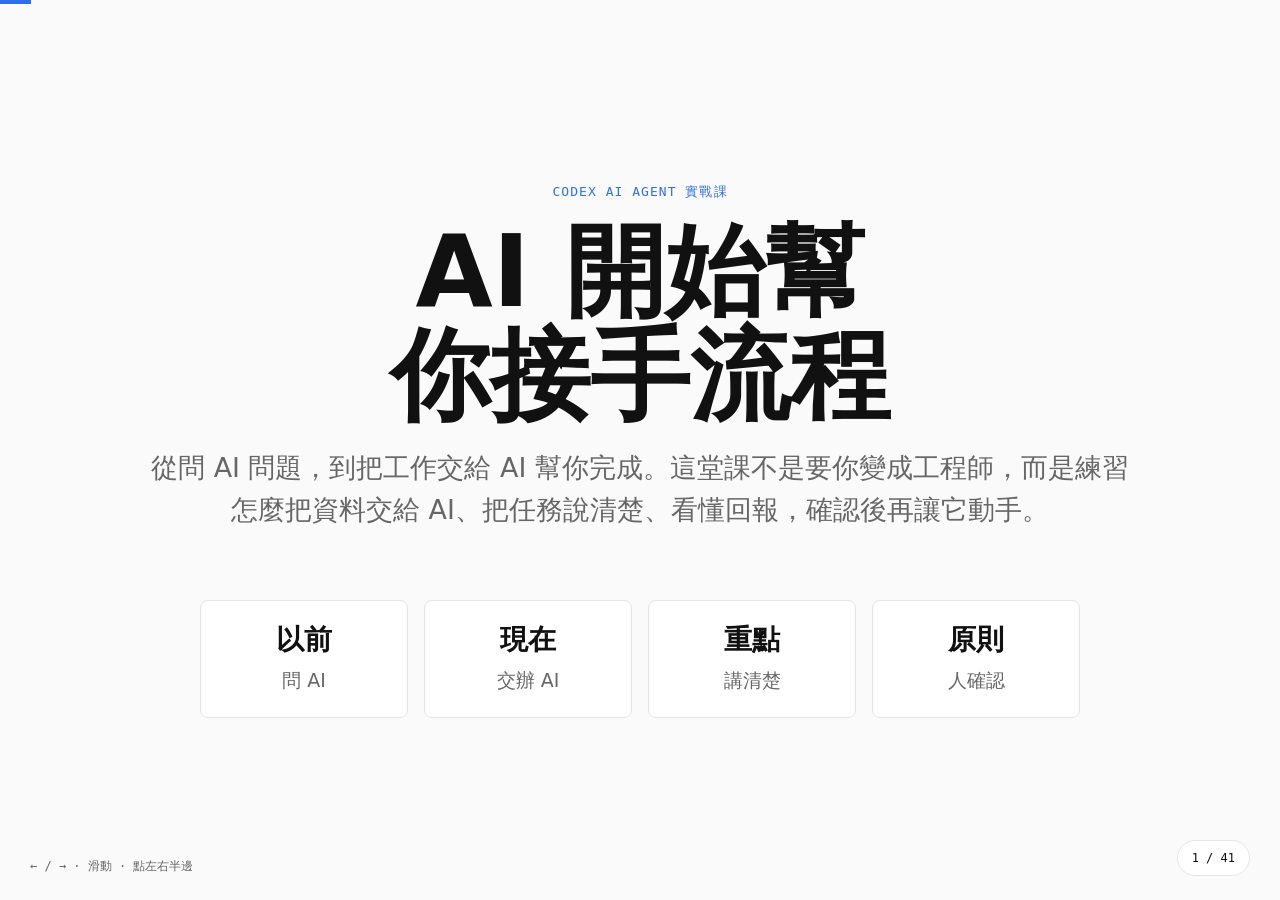
<file: handout-filled.html>
<!doctype html>
<html lang="zh-Hant-TW">
<head>
  <meta charset="utf-8" />
  <meta name="viewport" content="width=device-width, initial-scale=1" />
  <title>Codex AI Agent 電腦工作助理實戰</title>
  <style>
    :root {
      --bg: #fafafa;
      --surface: #ffffff;
      --fg: #111111;
      --muted: #676767;
      --border: #e5e5e5;
      --accent: #2f6feb;
      --accent-soft: color-mix(in oklab, var(--accent), transparent 88%);
      --warn: #b45309;
      --warn-soft: #fff7ed;
      --danger: #dc2626;
      --success: #16803a;
      --font-display: "Inter", -apple-system, BlinkMacSystemFont, "Segoe UI", system-ui, sans-serif;
      --font-body: "Inter", -apple-system, BlinkMacSystemFont, "Segoe UI", system-ui, sans-serif;
      --font-mono: ui-monospace, "JetBrains Mono", "SF Mono", Menlo, monospace;
      --ease-standard: cubic-bezier(0.2, 0, 0, 1);
    }

    * { box-sizing: border-box; }
    html, body { margin: 0; height: 100%; }
    body {
      background: var(--bg);
      color: var(--fg);
      font-family: var(--font-body);
      font-size: 18px;
      line-height: 1.5;
      overflow: hidden;
      touch-action: manipulation;
      user-select: none;
      -webkit-font-smoothing: antialiased;
    }

    h1, h2, h3, p { margin-top: 0; }
    h1, h2, h3 { text-wrap: balance; letter-spacing: 0; }
    p, li { text-wrap: pretty; }

    #deck { position: fixed; inset: 0; }
    .slide {
      position: fixed;
      inset: 0;
      width: 100vw;
      height: 100vh;
      padding: clamp(38px, 5.4vw, 78px) clamp(46px, 6.8vw, 104px);
      display: flex;
      flex-direction: column;
      justify-content: center;
      overflow: hidden;
      background: var(--bg);
      color: var(--fg);
      opacity: 0;
      pointer-events: none;
      transform: translateX(100%);
      transition: transform 260ms var(--ease-standard), opacity 180ms var(--ease-standard);
    }
    .slide.is-active { opacity: 1; pointer-events: auto; transform: translateX(0); z-index: 1; }
    .slide.is-before { transform: translateX(-100%); }
    .slide.dark { background: var(--fg); color: var(--bg); }
    .slide.dark .lead, .slide.dark .muted, .slide.dark li { color: color-mix(in oklab, var(--bg), transparent 20%); }
    .slide.dark .plain-card, .slide.dark .step-box, .slide.dark .teacher-panel { background: color-mix(in oklab, var(--bg), transparent 92%); border-color: color-mix(in oklab, var(--bg), transparent 82%); }
    .slide.dark .plain-card h3, .slide.dark .step-box h3, .slide.dark .teacher-panel h3 { color: var(--bg); }
    .slide.dark .safety-strip { background: color-mix(in oklab, var(--bg), transparent 90%); color: var(--bg); border-color: color-mix(in oklab, var(--bg), transparent 74%); }

    .center { align-items: center; text-align: center; }
    .eyebrow {
      font-family: var(--font-mono);
      font-size: 13px;
      color: var(--accent);
      letter-spacing: 0.08em;
      text-transform: uppercase;
      margin-bottom: 18px;
    }
    .h-hero { font-size: clamp(54px, 7.8vw, 112px); line-height: 1.04; margin: 0 0 20px; font-weight: 760; max-width: 12ch; }
    .h-xl { font-size: clamp(42px, 5.2vw, 70px); line-height: 1.12; margin: 0 0 20px; font-weight: 740; max-width: 18ch; }
    .h-md { font-size: clamp(34px, 4vw, 52px); line-height: 1.16; margin: 0 0 20px; font-weight: 720; max-width: 20ch; }
    .lead { font-size: clamp(21px, 2.1vw, 30px); color: var(--muted); line-height: 1.55; max-width: 58ch; }
    .center .lead { margin-inline: auto; }

    .hero-flow { display: grid; grid-template-columns: repeat(4, minmax(120px, 1fr)); gap: 16px; width: min(880px, 100%); margin-top: 42px; }
    .plain-card, .step-box, .teacher-panel {
      background: var(--surface);
      border: 1px solid var(--border);
      border-radius: 8px;
      padding: 22px;
    }
    .plain-card h3, .step-box h3, .teacher-panel h3 { font-size: 28px; line-height: 1.2; margin-bottom: 10px; }
    .plain-card p, .step-box p, .teacher-panel p { color: var(--muted); margin: 0; font-size: 19px; }

    .three-grid { display: grid; grid-template-columns: repeat(3, minmax(0, 1fr)); gap: 28px; margin-top: 34px; }
    .two-grid { display: grid; grid-template-columns: repeat(2, minmax(0, 1fr)); gap: 34px; margin-top: 34px; }
    .four-grid { display: grid; grid-template-columns: repeat(4, minmax(0, 1fr)); gap: 18px; margin-top: 32px; }
    .flow-list { display: grid; grid-template-columns: repeat(5, minmax(0, 1fr)); gap: 16px; margin-top: 34px; }
    .flow-list .step-box { min-height: 170px; }
    .num { font-family: var(--font-mono); color: var(--accent); font-size: 14px; margin-bottom: 14px; display: block; }

    .screen-layout {
      display: grid;
      grid-template-columns: minmax(0, 1.28fr) minmax(340px, 0.72fr);
      gap: 36px;
      align-items: center;
      min-height: 0;
    }
    .screen-layout.compact { grid-template-columns: minmax(0, 1fr) minmax(340px, 0.86fr); }
    .screenshot-frame {
      background: var(--surface);
      border: 1px solid var(--border);
      border-radius: 8px;
      padding: 12px;
      height: min(72vh, 620px);
      display: flex;
      align-items: center;
      justify-content: center;
      box-shadow: 0 6px 20px color-mix(in oklab, var(--fg), transparent 93%);
      margin: 0;
    }
    .screenshot-frame img { max-width: 100%; max-height: 100%; object-fit: contain; display: block; }
    .teacher-panel { padding: 24px; }
    .teacher-panel h2 { font-size: clamp(30px, 3.4vw, 46px); line-height: 1.15; margin-bottom: 18px; }
    .teach-list { list-style: none; padding: 0; margin: 0; display: grid; gap: 13px; }
    .teach-list li {
      border-top: 1px solid var(--border);
      padding-top: 12px;
      color: var(--muted);
      font-size: 18px;
    }
    .teach-list strong { color: var(--fg); display: block; margin-bottom: 4px; }
    .slide.dark .teach-list strong { color: var(--bg); }
    .teach-list .warn strong { color: var(--warn); }
    .safety-strip {
      margin-top: 18px;
      border: 1px solid color-mix(in oklab, var(--warn), transparent 72%);
      background: var(--warn-soft);
      color: #7c2d12;
      border-radius: 8px;
      padding: 14px 16px;
      font-weight: 700;
    }

    .check-list { display: grid; gap: 14px; margin-top: 28px; max-width: 1000px; }
    .check-list li { list-style: none; border-top: 1px solid var(--border); padding-top: 13px; font-size: clamp(21px, 2.1vw, 29px); }
    .check-list strong { color: var(--accent); margin-right: 10px; font-family: var(--font-mono); font-size: 16px; }
    .quote { font-size: clamp(38px, 5vw, 70px); line-height: 1.16; max-width: 15ch; font-weight: 760; }
    .template-box {
      display: grid;
      grid-template-columns: 0.9fr 1.1fr;
      gap: 32px;
      align-items: start;
      margin-top: 28px;
    }
    .template-code {
      font-family: var(--font-mono);
      white-space: pre-wrap;
      background: var(--surface);
      border: 1px solid var(--border);
      border-radius: 8px;
      padding: 20px;
      font-size: 16px;
      line-height: 1.55;
      max-height: 64vh;
      overflow: hidden;
    }
    .slide.dark .template-code { background: color-mix(in oklab, var(--bg), transparent 92%); border-color: color-mix(in oklab, var(--bg), transparent 82%); color: var(--bg); }
    .notes { display: none; }

    .deck-counter {
      position: fixed;
      right: 30px;
      bottom: 24px;
      z-index: 10;
      background: var(--surface);
      border: 1px solid var(--border);
      border-radius: 999px;
      padding: 8px 14px;
      font-family: var(--font-mono);
      font-size: 12px;
      color: var(--fg);
    }
    .deck-hint {
      position: fixed;
      left: 30px;
      bottom: 25px;
      z-index: 10;
      color: var(--muted);
      font-family: var(--font-mono);
      font-size: 12px;
    }
    .deck-progress {
      position: fixed;
      top: 0;
      left: 0;
      height: 4px;
      width: 0;
      background: var(--accent);
      z-index: 10;
      transition: width 200ms var(--ease-standard);
    }

    @media (max-width: 900px) {
      .slide { padding: 32px 26px 62px; }
      .screen-layout, .screen-layout.compact { grid-template-columns: minmax(0, 1fr) minmax(230px, 0.86fr); gap: 16px; }
      .template-box { grid-template-columns: 1fr; gap: 18px; }
      .screenshot-frame { height: 58vh; }
      .three-grid { grid-template-columns: repeat(3, minmax(0, 1fr)); gap: 12px; }
      .two-grid, .four-grid, .flow-list, .hero-flow { grid-template-columns: repeat(2, minmax(0, 1fr)); gap: 12px; }
      .plain-card, .step-box, .teacher-panel { padding: 16px; }
      .plain-card h3, .step-box h3, .teacher-panel h3 { font-size: 22px; }
      .plain-card p, .step-box p, .teacher-panel p, .teach-list li { font-size: 16px; }
      .lead { font-size: 20px; }
      .h-hero { font-size: 52px; }
      .h-xl { font-size: 40px; }
      .h-md { font-size: 32px; }
    }
    @media (max-width: 620px), (max-height: 680px) {
      .slide { padding: 24px 26px 56px; }
      .eyebrow { margin-bottom: 10px; font-size: 11px; }
      .lead { font-size: 18px; line-height: 1.42; }
      .h-hero { font-size: 44px; line-height: 1.04; }
      .h-xl { font-size: 34px; line-height: 1.1; margin-bottom: 12px; }
      .h-md { font-size: 28px; line-height: 1.12; margin-bottom: 12px; }
      .three-grid, .two-grid, .four-grid, .flow-list, .hero-flow { gap: 10px; margin-top: 16px; }
      .plain-card, .step-box, .teacher-panel { padding: 13px; }
      .plain-card h3, .step-box h3, .teacher-panel h3 { font-size: 20px; margin-bottom: 6px; }
      .plain-card p, .step-box p, .teacher-panel p, .teach-list li { font-size: 14px; line-height: 1.38; }
      .check-list { gap: 8px; margin-top: 14px; }
      .check-list li { font-size: 18px; padding-top: 8px; }
      .template-code { font-size: 13px; line-height: 1.38; padding: 14px; max-height: 52vh; }
      .screen-layout, .screen-layout.compact { grid-template-columns: minmax(0, 1fr) minmax(220px, 0.9fr); gap: 12px; }
      .screenshot-frame { height: 62vh; padding: 8px; }
      .teach-list { gap: 8px; }
      .teach-list li { padding-top: 8px; }
      .safety-strip { margin-top: 10px; padding: 10px 12px; font-size: 14px; }
    }
    @media print {
      body { overflow: visible; }
      .slide { position: relative; opacity: 1; pointer-events: auto; transform: none; page-break-after: always; }
      .deck-counter, .deck-hint, .deck-progress { display: none; }
    }
  </style>
</head>
<body>
  <main id="deck" aria-live="polite"></main>
  <div class="deck-progress" id="deck-progress" aria-hidden="true"></div>
  <div class="deck-counter" id="deck-counter">1 / 45</div>
  <div class="deck-hint">← / → · 滑動 · 點左右半邊</div>

  <script>
    const slides = [
      {
            "kind": "hero",
            "theme": "light center",
            "label": "01 封面",
            "eyebrow": "Codex AI Agent 實戰課",
            "title": "AI 開始幫你接手流程",
            "lead": "從問 AI 問題，到把工作交給 AI 幫你完成。這堂課不是要你變成工程師，而是練習怎麼把資料交給 AI、把任務說清楚、看懂回報，確認後再讓它動手。",
            "cards": [
                  [
                        "以前",
                        "問 AI"
                  ],
                  [
                        "現在",
                        "交辦 AI"
                  ],
                  [
                        "重點",
                        "講清楚"
                  ],
                  [
                        "原則",
                        "人確認"
                  ]
            ],
            "notes": [
                  "以前是問 AI，現在是交辦 AI。"
            ]
      },
      {
            "kind": "concept",
            "theme": "light",
            "label": "02 這堂課給誰",
            "eyebrow": "學員定位",
            "title": "這堂課不是給工程師而已。",
            "lead": "只要你有工作要整理、有資料要處理、有流程想加速，就用得到。",
            "points": [
                  [
                        "你可能是",
                        "上班族、小老闆、接案者、行政人員、業務人員、內容創作者。"
                  ],
                  [
                        "你不需要",
                        "會寫程式，也不需要記很多 AI 名詞。"
                  ],
                  [
                        "你只需要",
                        "把你要做的事情，講到 AI 聽得懂。"
                  ]
            ]
      },
      {
            "kind": "concept",
            "theme": "dark center",
            "label": "03 今天只記兩件事",
            "eyebrow": "核心觀念",
            "title": "Agent 會接手流程，但結果一定要由人確認。",
            "lead": "第一，Agent 是會接手流程的 AI 工作助理。第二，AI 做完之後，你一定要檢查。",
            "points": [
                  [
                        "Agent",
                        "看資料、用工具、整理結果，一步一步幫你完成任務。"
                  ],
                  [
                        "檢查",
                        "AI 可以幫你加速，但最後確認的人還是你。"
                  ],
                  [
                        "金句",
                        "AI 負責加速，人負責確認。"
                  ]
            ]
      },
      {
            "kind": "table",
            "theme": "light",
            "label": "04 AI 名詞地圖",
            "eyebrow": "先有地圖，不用背名詞",
            "title": "這堂課會碰到六個基礎概念。",
            "rows": [
                  [
                        "Agent",
                        "會接手任務流程的 AI 工作助理。"
                  ],
                  [
                        "LLM",
                        "AI 的語言大腦，負責理解、推理、回答。"
                  ],
                  [
                        "Token",
                        "AI 這次能讀多少內容、記多少上下文。"
                  ],
                  [
                        "Tool",
                        "AI 可以使用的工具，例如瀏覽器、檔案、Office、網頁。"
                  ],
                  [
                        "Skill",
                        "把一套好用流程保存下來，讓 AI 下次照著做。"
                  ],
                  [
                        "Markdown / HTML",
                        "AI 很常讀、也很常輸出的文字格式。"
                  ]
            ]
      },
      {
            "kind": "concept",
            "theme": "light",
            "label": "05 基本 AI 操盤手",
            "eyebrow": "你只要懂這些",
            "title": "你只要懂這些，就能成為基本的 AI 操盤手。",
            "lead": "不用懂很深的技術，但要知道怎麼指揮 AI。",
            "points": [
                  [
                        "懂大腦",
                        "知道 LLM 能做什麼、不能做什麼。"
                  ],
                  [
                        "懂容量",
                        "知道資料太多時要分段處理。"
                  ],
                  [
                        "懂流程",
                        "知道任務要一步一步交辦，AI 做完後要怎麼回報你。"
                  ]
            ]
      },
      {
            "kind": "check",
            "theme": "dark",
            "label": "06 講清楚，也要驗證",
            "eyebrow": "安全觀念",
            "title": "AI 可以幫你做事，但不能完全相信它。",
            "items": [
                  "AI 講得很像真的，不代表它一定是真的。",
                  "AI 可能會看錯、漏看、亂猜、一本正經地講錯。",
                  "任務要講清楚：目標、資料、工具、回報、邊界、驗證。",
                  "重要結果，一定要驗證。"
            ],
            "footer": "AI 可以幫你加速，但最後判斷的人還是你。"
      },
      {
            "kind": "flow",
            "theme": "light",
            "label": "07 Agent 工作流公式",
            "eyebrow": "把任務拆成流程",
            "title": "不要只問一句話，要一步一步交代清楚。",
            "steps": [
                  [
                        "01",
                        "給資料",
                        "先給它材料。"
                  ],
                  [
                        "02",
                        "說目標",
                        "再說你要什麼。"
                  ],
                  [
                        "03",
                        "請整理",
                        "讓它先整理或分析。"
                  ],
                  [
                        "04",
                        "看回報",
                        "人看過結果。"
                  ],
                  [
                        "05",
                        "再確認",
                        "確認沒問題，才進下一步。"
                  ]
            ],
            "footer": "會用 AI 的人，不是問得很神，是會一步一步交代清楚。"
      },
      {
            "kind": "table",
            "theme": "light",
            "label": "08 什麼要丟給 Codex",
            "eyebrow": "課堂資料規則",
            "title": "看檔名，就知道要不要丟給 Codex。",
            "rows": [
                  [
                        "可以丟",
                        "丟給Codex_客戶資料.xlsx、丟給Codex_會議紀錄.docx、丟給Codex_資料夾練習。"
                  ],
                  [
                        "先不要丟",
                        "不用丟_簡報範例.pptx、提醒文字、私人資料、公司機密。"
                  ],
                  [
                        "絕對不要",
                        "客戶真實名單、帳號密碼、金流資料。"
                  ],
                  [
                        "今天原則",
                        "先用假資料練流程，學會之後再判斷哪些真資料可以使用。"
                  ]
            ]
      },
      {
            "kind": "action",
            "theme": "light",
            "label": "09 Codex 下載",
            "eyebrow": "操作 01",
            "title": "第一步，先下載 Codex",
            "img": "01_codex_website_link.png",
            "say": "請從老師提供的官方連結進入，不要自己亂搜尋下載。",
            "doText": "打開老師提供的 Codex 下載連結。",
            "success": "看到正確下載頁與可下載的安裝檔。",
            "caution": "不要下載來路不明的安裝檔、廣告檔或破解檔。"
      },
      {
            "kind": "action",
            "theme": "light",
            "label": "10 下載選擇",
            "eyebrow": "操作 02",
            "title": "選擇你的電腦版本",
            "img": "02_download_choice.png",
            "say": "今天用 Windows 示範，請 Windows 同學選 Windows 版本。",
            "doText": "依自己的作業系統選擇下載。",
            "success": "下載列或下載資料夾裡出現安裝檔。",
            "caution": "Mac 與 Windows 畫面可能不同，跟自己的電腦選。"
      },
      {
            "kind": "action",
            "theme": "light",
            "label": "11 執行安裝檔",
            "eyebrow": "操作 03",
            "title": "下載完成後，點開安裝檔",
            "img": "03_download_complete_click_exe.png",
            "say": "從瀏覽器下載列或下載資料夾找到 EXE。",
            "doText": "打開剛剛下載好的 Codex 安裝檔。",
            "success": "看到 Windows 安裝或安全提示。",
            "caution": "不要重複下載很多次，也不要亂點其他不明檔案。"
      },
      {
            "kind": "action",
            "theme": "light",
            "label": "12 儲存與安裝",
            "eyebrow": "操作 04",
            "title": "確認來源，開始安裝",
            "img": "04_save_installer.png",
            "say": "看到安全提醒，不是叫你亂按，而是提醒你先確認。",
            "doText": "按下保留、儲存或繼續安裝。",
            "success": "看到 Codex 安裝進度，或 Codex 開始啟動。",
            "caution": "確認是從老師提供的官方連結下載，再繼續。"
      },
      {
            "kind": "concept",
            "theme": "dark center",
            "label": "13 中場休息",
            "eyebrow": "Break Time",
            "title": "中場休息時間",
            "lead": "讓安裝比較慢的電腦追上進度。休息回來，我們繼續登入與認識 Codex 主畫面。",
            "points": [
                  [
                        "先休息",
                        "喝水、上洗手間、整理桌面。"
                  ],
                  [
                        "順手確認",
                        "Codex 是否還在安裝，或是否已經開啟。"
                  ],
                  [
                        "有問題",
                        "現在請舉手讓老師或助教協助。"
                  ]
            ]
      },
      {
            "kind": "action",
            "theme": "light",
            "label": "14 安裝進行中",
            "eyebrow": "操作 05",
            "title": "等待 Codex 安裝完成",
            "img": "06_installing.png",
            "say": "安裝時請稍等一下，不要急著重複點很多次。",
            "doText": "等待安裝進度跑完。",
            "success": "Codex 開啟，或出現登入畫面。",
            "caution": "如果卡太久，再請老師或助教協助。"
      },
      {
            "kind": "action",
            "theme": "light",
            "label": "15 ChatGPT / OpenAI 登入",
            "eyebrow": "操作 06",
            "title": "用自己的 ChatGPT / OpenAI 帳號登入",
            "img": "07_codex_login_page.png",
            "say": "帳號、密碼、驗證碼，都由本人自己輸入。",
            "doText": "點選登入，完成授權。",
            "success": "看到 Codex 主畫面或登入成功頁。",
            "caution": "不要把密碼交給 AI，不要截圖分享登入畫面。"
      },
      {
            "kind": "action",
            "theme": "light",
            "label": "16 登入成功",
            "eyebrow": "操作 07",
            "title": "看到主畫面，就代表登入完成",
            "img": "10_login_success.png",
            "say": "接下來不要急著亂點，先認識幾個最重要的位置。",
            "doText": "停在主畫面，跟著老師看介面。",
            "success": "你可以開始輸入第一句指令。",
            "caution": "先不要自己亂切設定。"
      },
      {
            "kind": "action",
            "theme": "light",
            "label": "17 Codex 主畫面",
            "eyebrow": "操作 08",
            "title": "這裡是任務開始的地方",
            "img": "11_codex_main_clean.png",
            "say": "交辦任務、丟檔案、看回報，都會從這裡開始。",
            "doText": "找到輸入任務、加入檔案、看回報的位置。",
            "success": "知道要從哪裡開始一個任務。",
            "caution": "今天先不用學全部功能，先知道最常用的地方。"
      },
      {
            "kind": "action",
            "theme": "light",
            "label": "18 左側選單",
            "eyebrow": "操作 09",
            "title": "左側是管理任務的地方",
            "img": "14_left_sidebar.png",
            "say": "新聊天、搜尋、外掛、自動化、專案、設定，都在這附近。",
            "doText": "找到左側選單。",
            "success": "知道要開新任務或找之前內容時從哪裡開始。",
            "caution": "今天不深入所有功能，只介紹跟課堂有關的部分。"
      },
      {
            "kind": "action",
            "theme": "light",
            "label": "19 模型與智慧功能",
            "eyebrow": "操作 10",
            "title": "不同任務，需要不同思考強度",
            "img": "15_model_reasoning_speed_menu.png",
            "say": "模型像不同等級的 AI 引擎，速度、深度和用量會不同。",
            "doText": "找到模型、智慧功能與速度設定。",
            "success": "知道高智慧可能比較慢，也比較吃使用量。",
            "caution": "先用老師建議的設定，先求穩定，再追求進階。"
      },
      {
            "kind": "action",
            "theme": "light",
            "label": "20 權限選擇",
            "eyebrow": "操作 11",
            "title": "不要什麼都給 AI 自動做",
            "img": "17_permission_menu.png",
            "say": "權限越高，越需要你確認。",
            "doText": "理解哪些操作需要停下來確認。",
            "success": "知道刪檔、寄信、發文、付款、公開發布不能自動放行。",
            "caution": "AI 可以幫你按按鈕，但不能替你負責後果。",
            "safety": "先停、先看、先確認。"
      },
      {
            "kind": "action",
            "theme": "light",
            "label": "21 追求目標",
            "eyebrow": "操作 12",
            "title": "追求目標很強，但很吃使用量",
            "img": "33_goal_toggle_unavailable_or_unstable.png",
            "say": "除非你是 Pro 用戶，或很清楚額度預算，不然先不要亂開。",
            "doText": "知道這個功能存在，但今天先不使用。",
            "success": "理解它可能連續規劃、執行、檢查、重試。",
            "caution": "不是不能用，是不要不知道成本就開下去。"
      },
      {
            "kind": "concept",
            "theme": "light",
            "label": "22 練習一",
            "eyebrow": "資料夾練習",
            "title": "練習一：整理混亂的資料夾",
            "lead": "這次我們要讓 Codex 幫忙整理資料夾。今天先用老師準備好的練習資料夾，不要用自己的真實資料。",
            "points": [
                  [
                        "常見情況",
                        "檔名很亂、檔案類型混在一起。"
                  ],
                  [
                        "練習目標",
                        "讓 Codex 先看懂，再提出整理方式。"
                  ],
                  [
                        "安全原則",
                        "第一步不是讓 AI 亂動，而是先讓它看懂。"
                  ]
            ]
      },
      {
            "kind": "concept",
            "theme": "light",
            "label": "23 先打開兩個混亂資料夾",
            "eyebrow": "練習準備",
            "title": "先打開資料夾看一下。",
            "lead": "老師會準備兩個練習資料夾：第一次練習資料夾、第二次練習資料夾。",
            "points": [
                  [
                        "先看",
                        "裡面是不是很亂？是不是很多檔案混在一起？"
                  ],
                  [
                        "先不要",
                        "現在先不要丟給 Codex，先用眼睛看一下。"
                  ],
                  [
                        "為什麼",
                        "看過混亂，才知道 AI 等一下幫了什麼忙。"
                  ]
            ]
      },
      {
            "kind": "prompt",
            "theme": "light",
            "label": "24 第一次練習",
            "eyebrow": "老師帶做",
            "title": "第一次練習：整理第一個資料夾",
            "code": "請幫我整理這個資料夾。\n\n請先看一下裡面的檔案，\n幫我依照檔案類型和用途重新分類。\n\n請告訴我：\n1. 這個資料夾裡大概有哪些檔案\n2. 你建議怎麼分類\n3. 每一類資料夾可以叫什麼名字\n\n請先不要刪除任何檔案。"
      },
      {
            "kind": "concept",
            "theme": "light",
            "label": "25 第二次練習",
            "eyebrow": "換你自己做",
            "title": "第二次練習：換你自己整理第二個資料夾。",
            "lead": "這一次換你自己操作。你可以照抄剛剛的指令，也可以改成更像你平常會說的話。",
            "points": [
                  [
                        "說清楚",
                        "你要它整理什麼。"
                  ],
                  [
                        "加邊界",
                        "你不希望它做什麼。"
                  ],
                  [
                        "要回報",
                        "你希望它怎麼回報。記得加：請先不要刪除任何檔案。"
                  ]
            ]
      },
      {
            "kind": "check",
            "theme": "dark center",
            "label": "26 有沒有很簡單",
            "eyebrow": "練習收尾",
            "title": "有沒有很簡單？",
            "items": [
                  "打開資料夾看一下。",
                  "把資料夾交給 Codex。",
                  "說清楚你要它整理。",
                  "提醒它不要刪除檔案。",
                  "看它怎麼分類和回報。"
            ],
            "footer": "AI 負責加速，人負責確認。"
      },
      {
            "kind": "concept",
            "theme": "dark",
            "label": "27 AI 阿拉丁神燈",
            "eyebrow": "許願之前先想清楚",
            "title": "AI 很像阿拉丁神燈。",
            "lead": "你跟它許願，它真的會想辦法幫你實現。但如果你自己都不知道想要什麼，AI 可能只會把你的混亂放大。",
            "points": [
                  [
                        "先問自己",
                        "我到底想要什麼？我為什麼想要？"
                  ],
                  [
                        "再想後果",
                        "這件事真的重要嗎？我願意承擔它的後果嗎？"
                  ],
                  [
                        "金句",
                        "AI 會放大你的願望，也會放大你的混亂。"
                  ]
            ]
      },
      {
            "kind": "check",
            "theme": "light",
            "label": "28 AI 素養",
            "eyebrow": "本堂課最重要的一頁",
            "title": "使用 AI 的素養，不是會寫 prompt，而是會懷疑、追問、檢查。",
            "items": [
                  "如果你不清楚自己的想法，問 AI。",
                  "如果你不確定 Agent 有沒有唬爛你，把疑惑說出來，問 AI。",
                  "如果你想知道這可不可以做，問 AI。",
                  "保持懷疑，保持中立，找出 AI 回答裡不合理的地方。"
            ],
            "footer": "不是全信，也不是全否定。是先問、再查、再判斷。"
      },
      {
            "kind": "concept",
            "theme": "light",
            "label": "29 語音模式自由練習",
            "eyebrow": "15 分鐘",
            "title": "按 Control + D，進入語音模式。",
            "lead": "把你現在第一個想法講給 AI 聽。這一段不用追求成功，只是感受跟 Agent 互動。",
            "points": [
                  [
                        "可以說",
                        "我想整理資料夾、寫一封信、做活動企劃。"
                  ],
                  [
                        "也可以說",
                        "我想規劃副業、做簡單網站、整理混亂想法。"
                  ],
                  [
                        "重點",
                        "不用講得很漂亮，先把想法說出來。"
                  ]
            ]
      },
      {
            "kind": "check",
            "theme": "light",
            "label": "30 分享剛剛做了什麼",
            "eyebrow": "同學分享",
            "title": "剛剛，你跟 AI 做了什麼？",
            "items": [
                  "你剛剛跟 AI 說了什麼？",
                  "AI 有沒有追問你？",
                  "它有沒有幫你整理想法？",
                  "哪一句回答讓你覺得有用？",
                  "哪裡讓你覺得怪怪的？",
                  "如果再來一次，你會怎麼問？"
            ],
            "footer": "有時候最有價值的，是 AI 幫你看見自己沒講清楚什麼。"
      },
      {
            "kind": "concept",
            "theme": "light",
            "label": "31 拆一個想法",
            "eyebrow": "如果還有時間",
            "title": "把一個想法，拆成可以交辦的任務。",
            "lead": "我們現場挑一個同學的想法來拆，從一句願望變成下一步。",
            "points": [
                  [
                        "看需求",
                        "這個人真正想要什麼？"
                  ],
                  [
                        "拆步驟",
                        "這件事可以拆成哪些步驟？哪些部分可以交給 AI？"
                  ],
                  [
                        "下一句",
                        "哪些地方一定要人判斷？下一句應該怎麼問 AI？"
                  ]
            ]
      },
      {
            "kind": "check",
            "theme": "light",
            "label": "32 電腦健康檢查",
            "eyebrow": "日常保養",
            "title": "你也可以請 Codex 幫電腦做健康檢查。",
            "items": [
                  "看哪裡很亂。",
                  "看哪裡很佔空間。",
                  "列出整理建議。",
                  "檢查桌面、下載資料夾、重複檔案、硬碟空間。",
                  "先看報告，不要先刪東西。"
            ],
            "footer": "健康檢查不是清空電腦。先檢查、先回報、先確認。"
      },
      {
            "kind": "prompt",
            "theme": "light",
            "label": "33 GitHub 前人作品",
            "eyebrow": "不會寫程式也可以借用前人的作品",
            "title": "你們不會寫程式，沒關係。",
            "code": "我現在的狀態是：\n[說明你的狀態]\n\n我想解決的問題是：\n[說明你的需求]\n\n我卡在：\n[說明卡住的地方]\n\n請你幫我看這個 GitHub 專案：\nhttps://github.com/msitarzewski/agency-agents\n\n送出前我會先點 Codex 的「規劃模式」。\n請先幫我規劃，不要直接執行。\n等我確認計畫沒問題後，再進入下一步。"
      },
      {
            "kind": "prompt",
            "theme": "light",
            "label": "34 變成 Skill",
            "eyebrow": "好用的流程，不要只用一次",
            "title": "把剛剛的流程變成 Skill",
            "code": "請把我剛才的所有流程，\n整理成一個可以重複使用、\n可以複製保存的 Skill。\n\n請用簡單清楚的方式寫出來，\n讓我下次遇到類似任務時，\n可以直接貼上使用。"
      },
      {
            "kind": "compare",
            "theme": "light",
            "label": "35 Codex 的限制",
            "eyebrow": "選對工具",
            "title": "Codex 很強，但不是什麼都最適合交給它。",
            "leftTitle": "比較強",
            "left": [
                  "自動化操作",
                  "整理資料",
                  "規劃流程",
                  "看程式",
                  "處理檔案",
                  "網頁操作",
                  "重複性工作"
            ],
            "rightTitle": "比較弱",
            "right": [
                  "精緻 PPT",
                  "藝術創作",
                  "高質感網頁",
                  "品牌視覺設計",
                  "需要強美感判斷的內容"
            ]
      },
      {
            "kind": "concept",
            "theme": "dark",
            "label": "36 我的作品",
            "eyebrow": "Codex 自動化操作包",
            "title": "接下來介紹我做的一個課程作品包。",
            "lead": "它不是一般檔案，而是一包讓 Codex 讀得懂的工作助理說明書。",
            "points": [
                  [
                        "它包含",
                        "說明、流程、限制、工具、注意事項。"
                  ],
                  [
                        "它示範",
                        "讓 Codex 讀懂，然後照規則開始工作。"
                  ],
                  [
                        "它不是",
                        "讓大家亂下載、亂破解、亂安裝。"
                  ]
            ]
      },
      {
            "kind": "table",
            "theme": "light",
            "label": "37 作品包可以示範什麼",
            "eyebrow": "AI 業務行政助理 / 自動化操作包",
            "title": "這包裡面，不只是單一功能。",
            "rows": [
                  [
                        "找客戶",
                        "示範 CRM / 網頁搜尋 / 客戶資料整理。"
                  ],
                  [
                        "寄信用瀏覽器",
                        "示範 Gmail 或寄信流程前的人為確認。"
                  ],
                  [
                        "行政文書",
                        "示範文件、表格、報告、資料夾整理。"
                  ],
                  [
                        "電腦問題排查",
                        "示範先問清楚、再列可能原因。"
                  ],
                  [
                        "社群貼文",
                        "示範 FB / IG / Threads 草稿與安全確認。"
                  ],
                  [
                        "專屬 Agent 記憶",
                        "示範讓 AI 讀懂一整套工作流程。"
                  ]
            ]
      },
      {
            "kind": "check",
            "theme": "light",
            "label": "38 輕度示範",
            "eyebrow": "老師先帶做一次",
            "title": "老師先帶大家一步一步做一次。",
            "items": [
                  "打開「課程禮物」資料夾。",
                  "雙擊「點我解鎖.pyw」。",
                  "等待作品包解鎖完成。",
                  "找到解鎖後的資料夾。",
                  "把資料夾交給 Codex。",
                  "請 Codex 先讀 CODEX_START_HERE.md。",
                  "看 Codex 怎麼理解這個專案。"
            ],
            "footer": "先看，不要急著自己亂點。下一頁再換你自己練習。"
      },
      {
            "kind": "prompt",
            "theme": "light",
            "label": "39 自己練習",
            "eyebrow": "把作品包交給 Codex",
            "title": "現在換你自己操作一次。",
            "code": "請先讀這個資料夾裡的 CODEX_START_HERE.md。\n\n請你用白話告訴我：\n\n1. 這個專案是什麼\n2. 它可以幫我做哪些事情\n3. 我使用它時要注意什麼\n4. 我下一步可以做什麼"
      },
      {
            "kind": "check",
            "theme": "light",
            "label": "40 同學分享時間",
            "eyebrow": "最後分享",
            "title": "最後，給大家一點分享時間。",
            "items": [
                  "你剛剛讓 Codex 做了什麼？",
                  "哪一步讓你覺得新奇？",
                  "哪一步讓你卡住？",
                  "Codex 有沒有講出你沒想到的東西？",
                  "如果回家再試一次，你想讓它幫你做什麼？"
            ],
            "footer": "有時候，聽別人怎麼用 AI，比只聽老師講更有收穫。"
      },
      {
            "kind": "concept",
            "theme": "dark center",
            "label": "41 祝福",
            "eyebrow": "結語",
            "title": "希望你回去後，願意繼續嘗試。",
            "lead": "卡關是正常的，但請相信自己做得到。",
            "points": [
                  [
                        "你一定會卡關",
                        "AI 可能聽不懂你，工具可能打不開，流程可能跑不順。"
                  ],
                  [
                        "這些都正常",
                        "結果不如預期，不代表你不適合用 AI。"
                  ],
                  [
                        "最後祝福",
                        "在科技日新月異的現在，人最大的價值，就在於無窮無盡的好奇心。"
                  ]
            ]
      }
];

    function esc(text) {
      return String(text ?? "").replace(/[&<>"']/g, c => ({ "&": "&amp;", "<": "&lt;", ">": "&gt;", "\"": "&quot;", "'": "&#39;" }[c]));
    }
    function notesHtml(notes) {
      return `<aside class="notes">${(notes || []).map(line => `<p>${esc(line)}</p>`).join("")}</aside>`;
    }
    function cardGrid(cards) {
      return `<div class="hero-flow">${cards.map(([h, p]) => `<div class="plain-card"><h3>${esc(h)}</h3><p>${esc(p)}</p></div>`).join("")}</div>`;
    }
    function pointsGrid(points) {
      const klass = points.length === 4 ? "four-grid" : points.length === 2 ? "two-grid" : "three-grid";
      return `<div class="${klass}">${points.map(([h, p]) => `<div class="plain-card"><h3>${esc(h)}</h3><p>${esc(p)}</p></div>`).join("")}</div>`;
    }
    function slideInner(s) {
      if (s.kind === "hero") {
        return `<p class="eyebrow">${esc(s.eyebrow)}</p><h1 class="h-hero">${esc(s.title)}</h1><p class="lead">${esc(s.lead)}</p>${cardGrid(s.cards || [])}`;
      }
      if (s.kind === "concept") {
        return `<p class="eyebrow">${esc(s.eyebrow)}</p><h2 class="h-xl">${esc(s.title)}</h2><p class="lead">${esc(s.lead)}</p>${pointsGrid(s.points || [])}`;
      }
      if (s.kind === "table") {
        return `<p class="eyebrow">${esc(s.eyebrow)}</p><h2 class="h-md">${esc(s.title)}</h2><div class="check-list">${s.rows.map(([h, p], i) => `<li><strong>${String(i + 1).padStart(2, "0")}</strong>${esc(h)}：${esc(p)}</li>`).join("")}</div>`;
      }
      if (s.kind === "compare") {
        return `<p class="eyebrow">${esc(s.eyebrow)}</p><h2 class="h-md">${esc(s.title)}</h2><div class="two-grid"><div class="plain-card"><h3>${esc(s.leftTitle)}</h3><ul>${s.left.map(x => `<li>${esc(x)}</li>`).join("")}</ul></div><div class="plain-card"><h3>${esc(s.rightTitle)}</h3><ul>${s.right.map(x => `<li>${esc(x)}</li>`).join("")}</ul></div></div>`;
      }
      if (s.kind === "flow") {
        return `<p class="eyebrow">${esc(s.eyebrow)}</p><h2 class="h-md">${esc(s.title)}</h2><div class="flow-list">${s.steps.map(([n, h, p]) => `<div class="step-box"><span class="num">${esc(n)}</span><h3>${esc(h)}</h3><p>${esc(p)}</p></div>`).join("")}</div>${s.footer ? `<div class="safety-strip">${esc(s.footer)}</div>` : ""}`;
      }
      if (s.kind === "action") {
        return `<div class="screen-layout"><figure class="screenshot-frame"><img src="assets/screenshots/${esc(s.img)}" alt="${esc(s.title)}截圖" /></figure><div class="teacher-panel"><p class="eyebrow">${esc(s.eyebrow)}</p><h2>${esc(s.title)}</h2><ul class="teach-list"><li><strong>老師說</strong><span>${esc(s.say)}</span></li><li><strong>學員做</strong><span>${esc(s.doText)}</span></li><li><strong>成功標準</strong><span>${esc(s.success)}</span></li><li class="warn"><strong>注意事項</strong><span>${esc(s.caution)}</span></li></ul>${s.safety ? `<div class="safety-strip">${esc(s.safety)}</div>` : ""}</div></div>`;
      }
      if (s.kind === "prompt" || s.kind === "template") {
        return `<p class="eyebrow">${esc(s.eyebrow)}</p><h2 class="h-md">${esc(s.title)}</h2><div class="template-box"><p class="lead">${s.kind === "prompt" ? "請學員直接貼上或依自己的商品資料替換。重點是把限制寫清楚。" : "請學員照模板填寫，先完成一個可交辦、可檢查的小流程。"}</p><pre class="template-code">${esc(s.code)}</pre></div>`;
      }
      if (s.kind === "check") {
        return `<p class="eyebrow">${esc(s.eyebrow)}</p><h2 class="h-md">${esc(s.title)}</h2><ul class="check-list">${s.items.map((x, i) => `<li><strong>${String(i + 1).padStart(2, "0")}</strong>${esc(x)}</li>`).join("")}</ul>${s.footer ? `<div class="safety-strip">${esc(s.footer)}</div>` : ""}`;
      }
      return "";
    }

    const deck = document.getElementById("deck");
    deck.innerHTML = slides.map((s, i) => {
      const classes = ["slide"].concat((s.theme || "light").split(" "));
      return `<section class="${classes.join(" ")}" data-screen-label="${esc(s.label)}" aria-hidden="true">${slideInner(s)}${notesHtml(s.notes)}</section>`;
    }).join("");

    (function () {
      const els = Array.from(document.querySelectorAll(".slide"));
      const counter = document.getElementById("deck-counter");
      const progress = document.getElementById("deck-progress");
      const KEY = "morpage-full-deck-pos";
      let active = 0;
      function setActive(i) {
        active = Math.max(0, Math.min(els.length - 1, i));
        els.forEach((slide, index) => {
          slide.classList.toggle("is-active", index === active);
          slide.classList.toggle("is-before", index < active);
          slide.setAttribute("aria-hidden", index === active ? "false" : "true");
        });
        counter.textContent = `${active + 1} / ${els.length}`;
        progress.style.width = `${((active + 1) / els.length) * 100}%`;
        try { localStorage.setItem(KEY, String(active)); } catch (_) {}
      }
      function onKey(e) {
        const t = e.target;
        if (t && (t.tagName === "INPUT" || t.tagName === "TEXTAREA")) return;
        if (e.key === "ArrowRight" || e.key === " " || e.key === "PageDown") { e.preventDefault(); setActive(active + 1); }
        else if (e.key === "ArrowLeft" || e.key === "PageUp") { e.preventDefault(); setActive(active - 1); }
        else if (e.key === "Home") { e.preventDefault(); setActive(0); }
        else if (e.key === "End") { e.preventDefault(); setActive(els.length - 1); }
      }
      let touchStartX = 0;
      let touchStartY = 0;
      let touchStartTime = 0;
      function beginTouch(x, y) {
        touchStartX = x;
        touchStartY = y;
        touchStartTime = Date.now();
      }
      function finishTouch(x, y) {
        const dx = x - touchStartX;
        const dy = y - touchStartY;
        const elapsed = Date.now() - touchStartTime;
        if (Math.abs(dx) > 46 && Math.abs(dx) > Math.abs(dy) * 1.25) {
          setActive(active + (dx < 0 ? 1 : -1));
          return;
        }
        if (Math.abs(dx) < 12 && Math.abs(dy) < 12 && elapsed < 420) {
          setActive(active + (x > window.innerWidth / 2 ? 1 : -1));
        }
      }
      window.addEventListener("keydown", onKey, true);
      window.addEventListener("touchstart", (e) => {
        if (e.touches.length === 1) beginTouch(e.touches[0].clientX, e.touches[0].clientY);
      }, { passive: true });
      window.addEventListener("touchend", (e) => {
        if (e.changedTouches.length === 1) finishTouch(e.changedTouches[0].clientX, e.changedTouches[0].clientY);
      }, { passive: true });
      window.addEventListener("pointerdown", (e) => {
        if (e.pointerType === "mouse" && e.button !== 0) return;
        beginTouch(e.clientX, e.clientY);
      }, true);
      window.addEventListener("pointerup", (e) => {
        if (e.pointerType === "mouse" && e.button !== 0) return;
        finishTouch(e.clientX, e.clientY);
      }, true);
      document.body.setAttribute("tabindex", "-1");
      document.body.style.outline = "none";
      document.addEventListener("mousedown", () => { try { window.focus(); document.body.focus({ preventScroll: true }); } catch (_) {} });
      try {
        const saved = parseInt(localStorage.getItem(KEY) || "0", 10);
        setActive(Number.isFinite(saved) ? saved : 0);
      } catch (_) {
        setActive(0);
      }
    })();
  </script>
</body>
</html>
</file>
<file: html-story-deck-v1/assets/css/noscript.css>
/*
	Story by HTML5 UP
	html5up.net | @ajlkn
	Free for personal and commercial use under the CCA 3.0 license (html5up.net/license)
*/

/* Banner (transitions) */

	.banner.onload-content-fade-up .content {
		-moz-transition: none;
		-webkit-transition: none;
		-ms-transition: none;
		transition: none;
	}

	body.is-preload .banner.onload-content-fade-up .content {
		-moz-transform: none;
		-webkit-transform: none;
		-ms-transform: none;
		transform: none;
		opacity: 1;
	}

	.banner.onload-content-fade-down .content {
		-moz-transition: none;
		-webkit-transition: none;
		-ms-transition: none;
		transition: none;
	}

	body.is-preload .banner.onload-content-fade-down .content {
		-moz-transform: none;
		-webkit-transform: none;
		-ms-transform: none;
		transform: none;
		opacity: 1;
	}

	.banner.onload-content-fade-left .content {
		-moz-transition: none;
		-webkit-transition: none;
		-ms-transition: none;
		transition: none;
	}

	body.is-preload .banner.onload-content-fade-left .content {
		-moz-transform: none;
		-webkit-transform: none;
		-ms-transform: none;
		transform: none;
		opacity: 1;
	}

	.banner.onload-content-fade-right .content {
		-moz-transition: none;
		-webkit-transition: none;
		-ms-transition: none;
		transition: none;
	}

	body.is-preload .banner.onload-content-fade-right .content {
		-moz-transform: none;
		-webkit-transform: none;
		-ms-transform: none;
		transform: none;
		opacity: 1;
	}

	.banner.onload-content-fade-in .content {
		-moz-transition: none;
		-webkit-transition: none;
		-ms-transition: none;
		transition: none;
	}

	body.is-preload .banner.onload-content-fade-in .content {
		-moz-transform: none;
		-webkit-transform: none;
		-ms-transform: none;
		transform: none;
		opacity: 1;
	}

	.banner.onload-image-fade-up .image {
		-moz-transition: none;
		-webkit-transition: none;
		-ms-transition: none;
		transition: none;
	}

		.banner.onload-image-fade-up .image img {
			-moz-transition: none;
			-webkit-transition: none;
			-ms-transition: none;
			transition: none;
		}

	body.is-preload .banner.onload-image-fade-up .image {
		-moz-transform: none;
		-webkit-transform: none;
		-ms-transform: none;
		transform: none;
		opacity: 1;
	}

		body.is-preload .banner.onload-image-fade-up .image img {
			opacity: 1;
		}

	.banner.onload-image-fade-down .image {
		-moz-transition: none;
		-webkit-transition: none;
		-ms-transition: none;
		transition: none;
	}

		.banner.onload-image-fade-down .image img {
			-moz-transition: none;
			-webkit-transition: none;
			-ms-transition: none;
			transition: none;
		}

	body.is-preload .banner.onload-image-fade-down .image {
		-moz-transform: none;
		-webkit-transform: none;
		-ms-transform: none;
		transform: none;
		opacity: 1;
	}

		body.is-preload .banner.onload-image-fade-down .image img {
			opacity: 1;
		}

	.banner.onload-image-fade-left .image {
		-moz-transition: none;
		-webkit-transition: none;
		-ms-transition: none;
		transition: none;
	}

		.banner.onload-image-fade-left .image img {
			-moz-transition: none;
			-webkit-transition: none;
			-ms-transition: none;
			transition: none;
		}

	body.is-preload .banner.onload-image-fade-left .image {
		-moz-transform: none;
		-webkit-transform: none;
		-ms-transform: none;
		transform: none;
		opacity: 1;
	}

		body.is-preload .banner.onload-image-fade-left .image img {
			opacity: 1;
		}

	.banner.onload-image-fade-right .image {
		-moz-transition: none;
		-webkit-transition: none;
		-ms-transition: none;
		transition: none;
	}

		.banner.onload-image-fade-right .image img {
			-moz-transition: none;
			-webkit-transition: none;
			-ms-transition: none;
			transition: none;
		}

	body.is-preload .banner.onload-image-fade-right .image {
		-moz-transform: none;
		-webkit-transform: none;
		-ms-transform: none;
		transform: none;
		opacity: 1;
	}

		body.is-preload .banner.onload-image-fade-right .image img {
			opacity: 1;
		}

	.banner.onload-image-fade-in .image img {
		-moz-transition: none;
		-webkit-transition: none;
		-ms-transition: none;
		transition: none;
	}

	body.is-preload .banner.onload-image-fade-in .image img {
		opacity: 1;
	}

	.banner.onscroll-content-fade-up .content {
		-moz-transition: none;
		-webkit-transition: none;
		-ms-transition: none;
		transition: none;
	}

	.banner.onscroll-content-fade-up.is-inactive .content {
		-moz-transform: none;
		-webkit-transform: none;
		-ms-transform: none;
		transform: none;
		opacity: 1;
	}

	.banner.onscroll-content-fade-down .content {
		-moz-transition: none;
		-webkit-transition: none;
		-ms-transition: none;
		transition: none;
	}

	.banner.onscroll-content-fade-down.is-inactive .content {
		-moz-transform: none;
		-webkit-transform: none;
		-ms-transform: none;
		transform: none;
		opacity: 1;
	}

	.banner.onscroll-content-fade-left .content {
		-moz-transition: none;
		-webkit-transition: none;
		-ms-transition: none;
		transition: none;
	}

	.banner.onscroll-content-fade-left.is-inactive .content {
		-moz-transform: none;
		-webkit-transform: none;
		-ms-transform: none;
		transform: none;
		opacity: 1;
	}

	.banner.onscroll-content-fade-right .content {
		-moz-transition: none;
		-webkit-transition: none;
		-ms-transition: none;
		transition: none;
	}

	.banner.onscroll-content-fade-right.is-inactive .content {
		-moz-transform: none;
		-webkit-transform: none;
		-ms-transform: none;
		transform: none;
		opacity: 1;
	}

	.banner.onscroll-content-fade-in .content {
		-moz-transition: none;
		-webkit-transition: none;
		-ms-transition: none;
		transition: none;
	}

	.banner.onscroll-content-fade-in.is-inactive .content {
		-moz-transform: none;
		-webkit-transform: none;
		-ms-transform: none;
		transform: none;
		opacity: 1;
	}

	.banner.onscroll-image-fade-up .image {
		-moz-transition: none;
		-webkit-transition: none;
		-ms-transition: none;
		transition: none;
	}

		.banner.onscroll-image-fade-up .image img {
			-moz-transition: none;
			-webkit-transition: none;
			-ms-transition: none;
			transition: none;
		}

	.banner.onscroll-image-fade-up.is-inactive .image {
		-moz-transform: none;
		-webkit-transform: none;
		-ms-transform: none;
		transform: none;
		opacity: 1;
	}

		.banner.onscroll-image-fade-up.is-inactive .image img {
			opacity: 1;
		}

	.banner.onscroll-image-fade-down .image {
		-moz-transition: none;
		-webkit-transition: none;
		-ms-transition: none;
		transition: none;
	}

		.banner.onscroll-image-fade-down .image img {
			-moz-transition: none;
			-webkit-transition: none;
			-ms-transition: none;
			transition: none;
		}

	.banner.onscroll-image-fade-down.is-inactive .image {
		-moz-transform: none;
		-webkit-transform: none;
		-ms-transform: none;
		transform: none;
		opacity: 1;
	}

		.banner.onscroll-image-fade-down.is-inactive .image img {
			opacity: 1;
		}

	.banner.onscroll-image-fade-left .image {
		-moz-transition: none;
		-webkit-transition: none;
		-ms-transition: none;
		transition: none;
	}

		.banner.onscroll-image-fade-left .image img {
			-moz-transition: none;
			-webkit-transition: none;
			-ms-transition: none;
			transition: none;
		}

	.banner.onscroll-image-fade-left.is-inactive .image {
		-moz-transform: none;
		-webkit-transform: none;
		-ms-transform: none;
		transform: none;
		opacity: 1;
	}

		.banner.onscroll-image-fade-left.is-inactive .image img {
			opacity: 1;
		}

	.banner.onscroll-image-fade-right .image {
		-moz-transition: none;
		-webkit-transition: none;
		-ms-transition: none;
		transition: none;
	}

		.banner.onscroll-image-fade-right .image img {
			-moz-transition: none;
			-webkit-transition: none;
			-ms-transition: none;
			transition: none;
		}

	.banner.onscroll-image-fade-right.is-inactive .image {
		-moz-transform: none;
		-webkit-transform: none;
		-ms-transform: none;
		transform: none;
		opacity: 1;
	}

		.banner.onscroll-image-fade-right.is-inactive .image img {
			opacity: 1;
		}

	.banner.onscroll-image-fade-in .image img {
		-moz-transition: none;
		-webkit-transition: none;
		-ms-transition: none;
		transition: none;
	}

	.banner.onscroll-image-fade-in.is-inactive .image img {
		opacity: 1;
	}
</file>
<file: html-story-deck-v1/course.css>
:root {
  --ink:#15171c;
  --muted:#5f6570;
  --line:#e7e3da;
  --paper:#faf7ef;
  --cream:#fffdf8;
  --accent:#4d7cff;
  --green:#28c77a;
  --danger:#d95d39;
  --dark:#080c12;
}
html { scroll-behavior:smooth; }
body {
  font-family: "Microsoft JhengHei", "Noto Sans TC", system-ui, sans-serif;
  color: var(--ink);
  background: var(--paper);
}
#wrapper > section { min-height: 100vh; }
h1,h2,h3 { font-weight: 850; letter-spacing: 0; color: var(--ink); }
h2 { font-size: clamp(2.2rem, 4vw, 4.4rem); line-height: 1.04; }
p { line-height: 1.85; }
.eyebrow {
  font-size:.78rem;
  letter-spacing:.16em;
  text-transform:uppercase;
  color: var(--accent);
  font-weight:900;
  margin-bottom:1.1rem;
}
.lead {
  font-size: clamp(1.18rem, 1.6vw, 1.55rem);
  color:var(--muted);
  line-height:1.65;
  font-weight:650;
}
.body-text { margin-top:1.35rem; }
.body-text p {
  color:#2a2f37;
  font-size: clamp(1.02rem, 1.18vw, 1.22rem);
  margin:0 0 .9rem 0;
}
.body-text.wide { max-width: 980px; margin-left:auto; margin-right:auto; }
.takeaway {
  margin-top:1.5rem;
  padding:1rem 1.15rem;
  border-left:6px solid var(--accent);
  background:rgba(77,124,255,.08);
  border-radius:8px;
  font-weight:900;
  color:var(--ink);
  font-size: clamp(1.04rem, 1.22vw, 1.28rem);
}
.clean-list {
  list-style:none;
  padding:0;
  margin:1.4rem 0 0;
  display:grid;
  gap:.72rem;
}
.clean-list li {
  border-left:4px solid var(--accent);
  padding:.58rem .9rem;
  background:rgba(255,255,255,.72);
  border-radius:8px;
  font-weight:800;
  color:#222831;
}
.spotlight .content { padding: clamp(2.4rem, 5vw, 5rem) clamp(2rem, 4vw, 4.5rem); }
.spotlight .image img { object-fit:cover; filter:saturate(.92) contrast(1.05); }
.content-slide .image:before, .spotlight:not(.screen-slide) .image:before {
  content:"";
  position:absolute;
  inset:0;
  background:linear-gradient(135deg, rgba(77,124,255,.25), rgba(8,12,18,.1));
  z-index:1;
}
.course-dark .image:before {
  content:"";
  position:absolute;
  inset:0;
  background:linear-gradient(90deg, rgba(7,9,14,.94), rgba(7,9,14,.62));
  z-index:1;
}
.course-dark .content { position:relative; z-index:2; }
.course-dark h1 {
  color:#fff;
  font-size: clamp(3rem, 6.7vw, 6.4rem);
  line-height:.95;
}
.course-dark .major { color:rgba(255,255,255,.88); font-weight:750; }
.course-dark .eyebrow { color:#9fb8ff; }
.course-dark .body-text p { color:rgba(255,255,255,.82); font-size:clamp(1.05rem,1.25vw,1.28rem); }
.course-dark .clean-list li { background:rgba(255,255,255,.1); border-color:#84ffc5; color:#fff; }
.course-dark .takeaway {
  background:rgba(255,255,255,.1);
  border-color:#84ffc5;
  color:#fff;
  font-size:clamp(1.2rem,1.8vw,1.7rem);
}
.screenshot-wrap { background:#f5f5f5; }
.screenshot-wrap img { object-fit:contain !important; padding:1.45rem; background:#f8f8f8; }
.screen-slide h2 { font-size:clamp(2.25rem,3.8vw,4rem); }
.cards { display:grid; gap:1.15rem; margin-top:2rem; }
.cards.six { grid-template-columns:repeat(3,minmax(0,1fr)); }
.cards article {
  background:#fff;
  border:1px solid var(--line);
  border-radius:8px;
  padding:1.55rem;
  box-shadow:0 18px 45px rgba(24,24,24,.06);
  text-align:left;
}
.cards article h3 { margin-bottom:.45rem; color:var(--accent); font-size:1.45rem; }
.cards article p { color:#3b414b; font-size:1rem; margin:0; }
.flowline { display:grid; grid-template-columns:repeat(5,minmax(0,1fr)); gap:1rem; margin-top:2rem; }
.flowline div { background:#fff; border-radius:8px; padding:1.25rem; border:1px solid var(--line); box-shadow:0 18px 40px rgba(0,0,0,.05); }
.flowline span { display:block; color:var(--accent); font-weight:950; margin-bottom:.6rem; }
.flowline h3 { margin:.2rem 0 .35rem; font-size:1.35rem; }
.flowline p { font-size:1rem; font-weight:700; color:#444b55; margin:0; }
.task-slide .inner, .prompt-slide .inner, .card-slide .inner, .flow-slide .inner { max-width:1180px; }
.task-card {
  margin:2rem auto 0;
  max-width:980px;
  background:#fff;
  border:1px solid var(--line);
  border-radius:8px;
  padding:2rem 2.2rem;
  box-shadow:0 22px 60px rgba(20,20,20,.08);
  text-align:left;
}
.prompt-box {
  max-width:980px;
  margin:2rem auto 0;
  padding:2rem;
  border-radius:8px;
  background:#0b0f14;
  color:#d8ffe8;
  border:1px solid rgba(255,255,255,.12);
  text-align:left;
  white-space:pre-wrap;
  font-size: clamp(1rem, 1.25vw, 1.28rem);
  line-height:1.72;
  box-shadow:0 24px 60px rgba(0,0,0,.18);
  overflow:auto;
}
.mini-nav {
  position:fixed;
  right:.75rem;
  top:50%;
  transform:translateY(-50%);
  z-index:9999;
  display:flex;
  flex-direction:column;
  gap:.18rem;
  max-height:90vh;
  overflow:auto;
}
.mini-nav a {
  width:2rem;
  height:1.25rem;
  display:flex;
  align-items:center;
  justify-content:center;
  border-radius:999px;
  background:rgba(20,20,20,.18);
  color:#fff;
  font-size:.64rem;
  text-decoration:none;
  backdrop-filter: blur(8px);
}
.mini-nav a:hover { background:var(--accent); color:#fff; }
.credit p { font-size:.8rem; color:var(--muted); }

/* Course ratio system -------------------------------------------------
   Keep every section feeling like one 16:9 teaching slide, even though
   the delivery is scrolling HTML. This prevents some pages from looking
   like tall articles while others look like slides. */
#wrapper > section {
  min-height:100svh;
  position:relative;
  overflow:hidden;
  isolation:isolate;
}
.spotlight {
  min-height:100svh;
}
.spotlight > .content {
  width:50%;
  max-width:50%;
  display:flex;
  flex-direction:column;
  justify-content:center;
}
.spotlight > .image {
  width:50%;
  max-width:50%;
}
.banner.fullscreen {
  min-height:100svh;
}
.wrapper > .inner {
  width:min(1180px, calc(100% - 7rem));
  min-height:100svh;
  display:flex;
  flex-direction:column;
  justify-content:center;
  padding-top:clamp(3rem, 5vw, 5.25rem);
  padding-bottom:clamp(3rem, 5vw, 5.25rem);
}
.screen-slide .content {
  flex-basis:42%;
  max-width:42%;
}
.screen-slide .image {
  flex-basis:58%;
  max-width:58%;
}
.screenshot-wrap {
  display:flex;
  align-items:center;
  justify-content:center;
  aspect-ratio:16 / 9;
  min-height:auto;
}
.screenshot-wrap img {
  width:100%;
  height:100%;
}
.content-slide .content {
  flex-basis:52%;
  max-width:52%;
}
.content-slide .image {
  flex-basis:48%;
  max-width:48%;
}
.cards.six,
.flowline {
  max-width:1080px;
  margin-left:auto;
  margin-right:auto;
}
.task-card,
.prompt-box {
  width:min(980px, 100%);
}
@media screen and (max-width: 980px) {
  #wrapper > section { overflow:visible; }
  .spotlight > .content,
  .spotlight > .image,
  .screen-slide .content,
  .screen-slide .image,
  .content-slide .content,
  .content-slide .image {
    width:100%;
    max-width:100%;
    flex-basis:auto;
  }
  .wrapper > .inner {
    width:min(100% - 2rem, 1180px);
    min-height:auto;
  }
}
#wrapper > section {
  position:relative;
  overflow:hidden;
  isolation:isolate;
}
#wrapper > section > .content,
#wrapper > section > .inner,
#wrapper > section > .image {
  position:relative;
  z-index:2;
}
#wrapper > section:before,
#wrapper > section:after {
  content:"";
  position:absolute;
  inset:0;
  pointer-events:none;
  z-index:0;
}
.bg-paper {
  background:
    radial-gradient(circle at 16% 16%, rgba(77,124,255,.12), transparent 30rem),
    radial-gradient(circle at 86% 20%, rgba(40,199,122,.11), transparent 24rem),
    linear-gradient(135deg, #fffdf8 0%, #f7efe0 100%);
}
.bg-classroom:after {
  background:
    radial-gradient(ellipse at 20% 78%, rgba(217,93,57,.11), transparent 18rem),
    linear-gradient(115deg, transparent 0 68%, rgba(255,255,255,.45) 68% 71%, transparent 71%),
    repeating-linear-gradient(0deg, transparent 0 31px, rgba(92,79,55,.05) 32px);
}
.bg-grid:after {
  opacity:.45;
  background:
    linear-gradient(rgba(115,205,255,.12) 1px, transparent 1px),
    linear-gradient(90deg, rgba(115,205,255,.12) 1px, transparent 1px);
  background-size:48px 48px;
  mask-image:radial-gradient(circle at 42% 36%, #000, transparent 72%);
}
.bg-glow:before {
  background:
    radial-gradient(circle at 24% 26%, rgba(49,134,255,.55), transparent 23rem),
    radial-gradient(circle at 70% 72%, rgba(40,199,122,.35), transparent 21rem);
}
.bg-code:after {
  background:
    linear-gradient(90deg, rgba(132,255,197,.18) 0 18%, transparent 18% 26%, rgba(159,184,255,.18) 26% 48%, transparent 48%),
    linear-gradient(90deg, transparent 0 58%, rgba(255,255,255,.13) 58% 72%, transparent 72%);
  background-size:420px 22px, 360px 18px;
  background-position:70% 26%, 76% 36%;
  background-repeat:no-repeat;
  opacity:.75;
}
.bg-intro,
.bg-dual,
.bg-warning,
.bg-focus,
.bg-closing {
  background:#070b12;
}
.bg-dual:before {
  background:
    radial-gradient(circle at 25% 48%, rgba(77,124,255,.24), transparent 17rem),
    radial-gradient(circle at 72% 48%, rgba(40,199,122,.22), transparent 17rem);
}
.bg-dual:after {
  opacity:.42;
  background:
    linear-gradient(90deg, transparent 0 49.5%, rgba(255,255,255,.18) 49.5% 50.5%, transparent 50.5%),
    radial-gradient(circle at 25% 48%, transparent 0 10rem, rgba(255,255,255,.16) 10.1rem 10.25rem, transparent 10.35rem),
    radial-gradient(circle at 72% 48%, transparent 0 10rem, rgba(255,255,255,.16) 10.1rem 10.25rem, transparent 10.35rem);
}
.bg-nodes:after,
.bg-github:after {
  opacity:.42;
  background-image:
    radial-gradient(circle, rgba(77,124,255,.55) 0 3px, transparent 4px),
    radial-gradient(circle, rgba(40,199,122,.45) 0 3px, transparent 4px),
    linear-gradient(35deg, transparent 0 39%, rgba(77,124,255,.16) 39.2% 39.6%, transparent 39.8%),
    linear-gradient(145deg, transparent 0 45%, rgba(40,199,122,.15) 45.2% 45.6%, transparent 45.8%);
  background-size:180px 130px, 220px 160px, 420px 260px, 460px 300px;
  background-position:8% 18%, 78% 26%, 50% 32%, 52% 58%;
}
.bg-control,
.bg-ui,
.bg-install,
.bg-diagnostics {
  background:
    radial-gradient(circle at 78% 18%, rgba(77,124,255,.17), transparent 24rem),
    radial-gradient(circle at 20% 82%, rgba(74,218,255,.12), transparent 20rem),
    linear-gradient(135deg, #f8fbff 0%, #eef6ff 100%);
}
.bg-dashboard:after,
.bg-diagnostics:after {
  opacity:.42;
  background:
    linear-gradient(90deg, rgba(9,18,32,.08) 0 1px, transparent 1px),
    linear-gradient(rgba(9,18,32,.08) 0 1px, transparent 1px),
    linear-gradient(135deg, transparent 0 60%, rgba(77,124,255,.12) 60% 61%, transparent 61%),
    radial-gradient(circle at 84% 30%, rgba(77,124,255,.12) 0 5rem, transparent 5.1rem);
  background-size:72px 72px, 72px 72px, 100% 100%, 100% 100%;
}
.bg-install .screenshot-wrap {
  background:
    linear-gradient(135deg, rgba(6,24,50,.92), rgba(18,75,116,.75)),
    linear-gradient(rgba(115,205,255,.15) 1px, transparent 1px),
    linear-gradient(90deg, rgba(115,205,255,.15) 1px, transparent 1px);
  background-size:auto, 42px 42px, 42px 42px;
}
.bg-install .screenshot-wrap img {
  filter:drop-shadow(0 26px 55px rgba(15,60,110,.25));
}
.bg-steps:before {
  inset:8% auto 8% 1.15rem;
  width:4px;
  border-radius:999px;
  background:linear-gradient(#4ad6ff, #4d7cff, transparent);
  opacity:.45;
}
.bg-caution:before,
.bg-permission:before {
  background:
    repeating-linear-gradient(135deg, rgba(255,183,77,.22) 0 18px, transparent 18px 36px),
    radial-gradient(circle at 20% 72%, rgba(217,93,57,.24), transparent 20rem);
  mask-image:linear-gradient(90deg, #000 0 20%, transparent 56%);
}
.bg-warning:before {
  background:
    radial-gradient(circle at 28% 46%, rgba(255,166,64,.34), transparent 20rem),
    radial-gradient(circle at 72% 58%, rgba(217,93,57,.22), transparent 21rem);
}
.bg-route:after {
  background:
    linear-gradient(90deg, transparent 7%, rgba(77,124,255,.25) 7% 93%, transparent 93%),
    radial-gradient(circle, rgba(77,124,255,.42) 0 5px, transparent 6px);
  background-size:100% 2px, 20% 100%;
  background-position:center 54%, 10% 54%;
  background-repeat:no-repeat, repeat-x;
}
.bg-folders:before,
.bg-folder:before {
  background:
    linear-gradient(#f6c96c 0 22px, #f3b847 22px 100%) 8% 78% / 190px 120px no-repeat,
    linear-gradient(#e9edf3 0 18px, #fff 18px 100%) 86% 18% / 150px 210px no-repeat,
    radial-gradient(circle at 50% 50%, rgba(32,39,52,.08) 1px, transparent 2px);
  background-size:190px 120px, 150px 210px, 22px 22px;
  opacity:.58;
}
.bg-terminal {
  background:
    radial-gradient(circle at 22% 20%, rgba(40,199,122,.16), transparent 22rem),
    linear-gradient(135deg, #fbf8ed, #edf8f0);
}
.bg-terminal:after {
  opacity:.3;
  background:
    repeating-linear-gradient(0deg, transparent 0 26px, rgba(40,199,122,.2) 27px),
    linear-gradient(90deg, rgba(40,199,122,.22), transparent 42%);
  mask-image:linear-gradient(90deg, transparent 0, #000 18%, #000 74%, transparent);
}
.bg-success {
  background:#07140e;
}
.bg-success:before {
  background:
    radial-gradient(circle at 32% 50%, rgba(40,199,122,.48), transparent 22rem),
    radial-gradient(circle at 74% 42%, rgba(132,255,197,.22), transparent 20rem);
}
.bg-wish {
  background:
    radial-gradient(circle at 28% 54%, rgba(255,202,97,.62), transparent 19rem),
    radial-gradient(ellipse at 58% 42%, rgba(255,255,255,.16), transparent 24rem),
    linear-gradient(135deg, #160f18, #071018 72%);
}
.bg-wish:after {
  opacity:.36;
  background:
    radial-gradient(ellipse at 30% 58%, rgba(255,255,255,.18), transparent 13rem),
    radial-gradient(ellipse at 40% 36%, rgba(255,212,119,.2), transparent 18rem);
  filter:blur(16px);
}
.bg-focus:before {
  background:radial-gradient(circle at 36% 46%, rgba(77,124,255,.42), transparent 23rem);
}
.bg-focus .body-text {
  border:1px solid rgba(132,255,197,.3);
  box-shadow:0 0 0 1px rgba(77,124,255,.22), 0 28px 80px rgba(40,199,122,.13);
  padding:1.35rem;
  border-radius:8px;
  background:rgba(255,255,255,.06);
}
.bg-wave:after,
.bg-voice:after {
  opacity:.55;
  background:
    repeating-radial-gradient(ellipse at 50% 50%, rgba(77,124,255,.24) 0 2px, transparent 3px 20px),
    linear-gradient(90deg, transparent 0 16%, rgba(77,124,255,.13) 16% 17%, transparent 17% 22%, rgba(40,199,122,.12) 22% 23%, transparent 23%);
  mask-image:linear-gradient(90deg, transparent, #000 18%, #000 82%, transparent);
}
.bg-share:after {
  opacity:.44;
  background:
    radial-gradient(circle at 18% 30%, rgba(77,124,255,.18) 0 5rem, transparent 5.1rem),
    radial-gradient(circle at 82% 22%, rgba(40,199,122,.15) 0 6rem, transparent 6.1rem),
    radial-gradient(circle at 70% 78%, rgba(255,183,77,.18) 0 7rem, transparent 7.1rem);
}
.bg-branch:after {
  opacity:.42;
  background:
    linear-gradient(35deg, transparent 0 47%, rgba(77,124,255,.24) 47.2% 47.6%, transparent 47.8%),
    linear-gradient(150deg, transparent 0 48%, rgba(40,199,122,.21) 48.2% 48.6%, transparent 48.8%),
    radial-gradient(circle, rgba(21,23,28,.22) 0 4px, transparent 5px);
  background-size:520px 260px, 520px 260px, 170px 120px;
}
.bg-github {
  background:
    radial-gradient(circle at 18% 24%, rgba(77,124,255,.16), transparent 22rem),
    linear-gradient(135deg, #f7faff, #eef3f9);
}
.bg-github:before {
  background:
    radial-gradient(circle at 72% 30%, rgba(18,25,38,.12) 0 5rem, transparent 5.1rem),
    linear-gradient(90deg, transparent 0 58%, rgba(18,25,38,.18) 58% 58.3%, transparent 58.3%),
    linear-gradient(135deg, transparent 0 63%, rgba(77,124,255,.22) 63% 63.3%, transparent 63.3%);
}
.bg-skill {
  background:
    radial-gradient(circle at 80% 18%, rgba(40,199,122,.18), transparent 21rem),
    linear-gradient(135deg, #fbf8ed, #eef9f2);
}
.bg-split:before {
  background:
    linear-gradient(90deg, rgba(40,199,122,.14) 0 49.8%, rgba(20,20,20,.12) 49.8% 50.2%, rgba(217,93,57,.13) 50.2% 100%),
    radial-gradient(circle at 26% 35%, rgba(40,199,122,.2), transparent 16rem),
    radial-gradient(circle at 76% 62%, rgba(217,93,57,.18), transparent 16rem);
}
.bg-limit:before,
.bg-meter:before {
  background:
    conic-gradient(from -120deg at 78% 35%, rgba(40,199,122,.2), rgba(255,183,77,.36), rgba(217,93,57,.35), transparent 0),
    radial-gradient(circle at 78% 35%, #fff 0 7rem, transparent 7.1rem);
}
.bg-limit .takeaway {
  border-color:#d95d39;
  background:rgba(217,93,57,.12);
}
.bg-package {
  background:
    radial-gradient(circle at 52% 48%, rgba(132,255,197,.22), transparent 20rem),
    radial-gradient(circle at 18% 18%, rgba(77,124,255,.17), transparent 22rem),
    linear-gradient(135deg, #071018, #0d1522);
}
.bg-package h1,
.bg-package h2,
.bg-package .lead,
.bg-package .body-text p,
.bg-package .takeaway {
  color:#fff;
}
.bg-unlock:after {
  opacity:.45;
  background:
    linear-gradient(90deg, transparent 0 44%, rgba(132,255,197,.32) 44% 46%, transparent 46% 54%, rgba(132,255,197,.32) 54% 56%, transparent 56%),
    linear-gradient(0deg, transparent 0 45%, rgba(132,255,197,.28) 45% 55%, transparent 55%);
  background-size:360px 240px;
  background-position:72% 50%;
  background-repeat:no-repeat;
}
.bg-orbit:after {
  opacity:.42;
  background:
    radial-gradient(circle at 70% 45%, transparent 0 9rem, rgba(132,255,197,.25) 9.1rem 9.25rem, transparent 9.35rem),
    radial-gradient(circle at 70% 45%, rgba(132,255,197,.42) 0 4px, transparent 5px),
    radial-gradient(circle at 58% 30%, rgba(77,124,255,.42) 0 4px, transparent 5px),
    radial-gradient(circle at 82% 64%, rgba(255,183,77,.42) 0 4px, transparent 5px);
}
.bg-spotlight:before {
  background:
    radial-gradient(ellipse at 50% 18%, rgba(255,255,255,.42), transparent 17rem),
    linear-gradient(180deg, rgba(7,16,24,.08), transparent 45%);
}
.bg-checklist:after,
.bg-lab:after {
  opacity:.36;
  background:
    linear-gradient(90deg, rgba(40,199,122,.32) 0 18px, transparent 18px 34px) 12% 24% / 170px 3px no-repeat,
    linear-gradient(90deg, rgba(40,199,122,.32) 0 18px, transparent 18px 34px) 16% 38% / 210px 3px no-repeat,
    linear-gradient(90deg, rgba(40,199,122,.32) 0 18px, transparent 18px 34px) 10% 52% / 190px 3px no-repeat;
}
.bg-closing {
  background:
    radial-gradient(ellipse at 50% 86%, rgba(132,255,197,.28), transparent 24rem),
    radial-gradient(circle at 70% 22%, rgba(77,124,255,.28), transparent 22rem),
    linear-gradient(180deg, #05080d 0%, #0b1320 72%, #162735 100%);
}
.prompt-box {
  position:relative;
  padding-top:3.3rem;
  background:
    linear-gradient(180deg, rgba(255,255,255,.08) 0 2.4rem, transparent 2.4rem),
    radial-gradient(circle at 18% 18%, rgba(40,199,122,.16), transparent 18rem),
    #07100c;
  border-color:rgba(132,255,197,.24);
  box-shadow:0 26px 70px rgba(2,12,7,.26);
}
.prompt-box:before {
  content:"任務提示";
  position:absolute;
  top:.72rem;
  left:1rem;
  color:#84ffc5;
  font-family:"Microsoft JhengHei", "Noto Sans TC", system-ui, sans-serif;
  font-size:.8rem;
  font-weight:900;
  letter-spacing:.08em;
}
.prompt-box:after {
  content:"";
  position:absolute;
  top:1rem;
  right:1rem;
  width:2.4rem;
  height:.62rem;
  border-radius:999px;
  background:linear-gradient(90deg, #ff675d 0 .55rem, #ffd166 .55rem 1.1rem, #84ffc5 1.1rem 1.65rem);
  opacity:.86;
}
.task-card,
.cards article,
.flowline div {
  backdrop-filter:blur(10px);
  background:rgba(255,255,255,.86);
}
.bg-warning .takeaway,
.bg-permission .takeaway {
  border-color:#ffb74d;
  background:rgba(255,183,77,.14);
}
.bg-control .image img,
.bg-ui .image img,
.bg-folder .image img,
.bg-diagnostics .image img,
.bg-limits .image img {
  filter:saturate(.82) contrast(1.03) opacity(.72);
}
@media (max-width: 1180px) {
  .flowline { grid-template-columns:repeat(2,minmax(0,1fr)); }
  .cards.six { grid-template-columns:repeat(2,minmax(0,1fr)); }
}
@media (max-width: 980px) {
  .mini-nav{display:none}
  .cards.six,.flowline{grid-template-columns:1fr}
  .spotlight .content{padding:3rem 2rem}
  .prompt-box{font-size:1rem}
  .screenshot-wrap img{padding:.75rem}
  .task-card{padding:1.4rem}
}
</file>
<file: html-story-deck-v1/assets/css/main.css>
@import url(fontawesome-all.min.css);
@import url("https://fonts.googleapis.com/css?family=Source+Sans+Pro:300,300i,400,400i");

/*
	Story by HTML5 UP
	html5up.net | @ajlkn
	Free for personal and commercial use under the CCA 3.0 license (html5up.net/license)
*/

html, body, div, span, applet, object,
iframe, h1, h2, h3, h4, h5, h6, p, blockquote,
pre, a, abbr, acronym, address, big, cite,
code, del, dfn, em, img, ins, kbd, q, s, samp,
small, strike, strong, sub, sup, tt, var, b,
u, i, center, dl, dt, dd, ol, ul, li, fieldset,
form, label, legend, table, caption, tbody,
tfoot, thead, tr, th, td, article, aside,
canvas, details, embed, figure, figcaption,
footer, header, hgroup, menu, nav, output, ruby,
section, summary, time, mark, audio, video {
	margin: 0;
	padding: 0;
	border: 0;
	font-size: 100%;
	font: inherit;
	vertical-align: baseline;}

article, aside, details, figcaption, figure,
footer, header, hgroup, menu, nav, section {
	display: block;}

body {
	line-height: 1;
}

ol, ul {
	list-style: none;
}

blockquote, q {
	quotes: none;
}

	blockquote:before, blockquote:after, q:before, q:after {
		content: '';
		content: none;
	}

table {
	border-collapse: collapse;
	border-spacing: 0;
}

body {
	-webkit-text-size-adjust: none;
}

mark {
	background-color: transparent;
	color: inherit;
}

input::-moz-focus-inner {
	border: 0;
	padding: 0;
}

input, select, textarea {
	-moz-appearance: none;
	-webkit-appearance: none;
	-ms-appearance: none;
	appearance: none;
}

/* Basic */

	@-ms-viewport {
		width: device-width;
	}

	body {
		-ms-overflow-style: scrollbar;
	}

	@media screen and (max-width: 480px) {

		html, body {
			min-width: 320px;
		}

	}

	html {
		box-sizing: border-box;
	}

	*, *:before, *:after {
		box-sizing: inherit;
	}

	body {
		background: #ffffff;
	}

		body.is-preload *, body.is-preload *:before, body.is-preload *:after {
			-moz-animation: none !important;
			-webkit-animation: none !important;
			-ms-animation: none !important;
			animation: none !important;
			-moz-transition: none !important;
			-webkit-transition: none !important;
			-ms-transition: none !important;
			transition: none !important;
		}

/* Type */

	html {
		font-size: 18pt;
	}

		@media screen and (max-width: 1680px) {

			html {
				font-size: 14pt;
			}

		}

		@media screen and (max-width: 1280px) {

			html {
				font-size: 12pt;
			}

		}

		@media screen and (max-width: 736px) {

			html {
				font-size: 11pt;
			}

		}

		@media screen and (max-width: 360px) {

			html {
				font-size: 10pt;
			}

		}

	body {
		background-color: #ffffff;
		color: #000000;
	}

	body, input, select, textarea {
		font-family: "Source Sans Pro", Helvetica, sans-serif;
		font-size: 1rem;
		font-weight: 300;
		line-height: 1.65;
	}

	a {
		-moz-transition: color 0.2s ease-in-out;
		-webkit-transition: color 0.2s ease-in-out;
		-ms-transition: color 0.2s ease-in-out;
		transition: color 0.2s ease-in-out;
		text-decoration: underline;
	}

		a:hover {
			text-decoration: none;
		}

	strong, b {
		font-weight: 400;
	}

	em, i {
		font-style: italic;
	}

	p {
		margin: 0 0 2rem 0;
	}

		p.major {
			font-size: 1.25rem;
		}

	h1, h2, h3, h4, h5, h6 {
		font-weight: 300;
		line-height: 1.375;
		letter-spacing: -0.05em;
		margin: 0 0 1rem 0;
	}

		h1 a, h2 a, h3 a, h4 a, h5 a, h6 a {
			color: inherit;
			text-decoration: none;
		}

	h1 {
		font-size: 3.5rem;
		line-height: 1.2;
	}

	h2 {
		font-size: 2.25rem;
	}

	h3 {
		font-size: 1.5rem;
	}

	h4 {
		font-size: 1.1rem;
	}

	h5 {
		font-size: 0.9rem;
	}

	h6 {
		font-size: 0.7rem;
	}

	sub {
		font-size: 0.8rem;
		position: relative;
		top: 0.5rem;
	}

	sup {
		font-size: 0.8rem;
		position: relative;
		top: -0.5rem;
	}

	blockquote {
		border-left: solid 4px;
		font-style: italic;
		margin: 0 0 2rem 0;
		padding: 0.5rem 0 0.5rem 2rem;
	}

	code {
		border-radius: 4px;
		font-family: "Courier New", monospace;
		font-size: 0.9em;
		margin: 0 0.25rem;
		padding: 0.25rem 0.325rem;
	}

	pre {
		-webkit-overflow-scrolling: touch;
		font-family: "Courier New", monospace;
		font-size: 0.9em;
		margin: 0 0 2rem 0;
	}

		pre code {
			display: block;
			line-height: 1.5;
			padding: 0.75rem 1rem;
			overflow-x: auto;
		}

	hr {
		border: 0;
		border-bottom: solid 1px;
		margin: 2.5rem 0;
	}

		hr.major {
			margin: 3.5rem 0;
		}

	.align-left {
		text-align: left;
	}

	.align-center {
		text-align: center;
	}

	.align-right {
		text-align: right;
	}

	@media screen and (max-width: 736px) {

		p.major {
			font-size: 1.1rem;
		}

		h1 {
			font-size: 2.5rem;
		}

		h2 {
			font-size: 2rem;
		}

		h3 {
			font-size: 1.25rem;
		}

		h4 {
			font-size: 1rem;
		}

	}

	input, select, textarea {
		color: #000000;
	}

	a {
		color: #000000;
	}

		a:hover {
			color: #47D3E5;
		}

	strong, b {
		color: #000000;
	}

	h1, h2, h3, h4, h5, h6 {
		color: #000000;
	}

	blockquote {
		border-left-color: rgba(0, 0, 0, 0.2);
	}

	code {
		background: rgba(0, 0, 0, 0.05);
		border-color: rgba(0, 0, 0, 0.2);
	}

	hr {
		border-bottom-color: rgba(0, 0, 0, 0.2);
	}

/* Row */

	.row {
		display: flex;
		flex-wrap: wrap;
		box-sizing: border-box;
		align-items: stretch;
	}

		.row > * {
			box-sizing: border-box;
		}

		.row.gtr-uniform > * > :last-child {
			margin-bottom: 0;
		}

		.row.aln-left {
			justify-content: flex-start;
		}

		.row.aln-center {
			justify-content: center;
		}

		.row.aln-right {
			justify-content: flex-end;
		}

		.row.aln-top {
			align-items: flex-start;
		}

		.row.aln-middle {
			align-items: center;
		}

		.row.aln-bottom {
			align-items: flex-end;
		}

		.row > .imp {
			order: -1;
		}

		.row > .col-1 {
			width: 8.33333%;
		}

		.row > .off-1 {
			margin-left: 8.33333%;
		}

		.row > .col-2 {
			width: 16.66667%;
		}

		.row > .off-2 {
			margin-left: 16.66667%;
		}

		.row > .col-3 {
			width: 25%;
		}

		.row > .off-3 {
			margin-left: 25%;
		}

		.row > .col-4 {
			width: 33.33333%;
		}

		.row > .off-4 {
			margin-left: 33.33333%;
		}

		.row > .col-5 {
			width: 41.66667%;
		}

		.row > .off-5 {
			margin-left: 41.66667%;
		}

		.row > .col-6 {
			width: 50%;
		}

		.row > .off-6 {
			margin-left: 50%;
		}

		.row > .col-7 {
			width: 58.33333%;
		}

		.row > .off-7 {
			margin-left: 58.33333%;
		}

		.row > .col-8 {
			width: 66.66667%;
		}

		.row > .off-8 {
			margin-left: 66.66667%;
		}

		.row > .col-9 {
			width: 75%;
		}

		.row > .off-9 {
			margin-left: 75%;
		}

		.row > .col-10 {
			width: 83.33333%;
		}

		.row > .off-10 {
			margin-left: 83.33333%;
		}

		.row > .col-11 {
			width: 91.66667%;
		}

		.row > .off-11 {
			margin-left: 91.66667%;
		}

		.row > .col-12 {
			width: 100%;
		}

		.row > .off-12 {
			margin-left: 100%;
		}

		.row.gtr-0 {
			margin-top: 0;
			margin-left: 0rem;
		}

			.row.gtr-0 > * {
				padding: 0 0 0 0rem;
			}

			.row.gtr-0.gtr-uniform {
				margin-top: 0rem;
			}

				.row.gtr-0.gtr-uniform > * {
					padding-top: 0rem;
				}

		.row.gtr-25 {
			margin-top: 0;
			margin-left: -0.5rem;
		}

			.row.gtr-25 > * {
				padding: 0 0 0 0.5rem;
			}

			.row.gtr-25.gtr-uniform {
				margin-top: -0.5rem;
			}

				.row.gtr-25.gtr-uniform > * {
					padding-top: 0.5rem;
				}

		.row.gtr-50 {
			margin-top: 0;
			margin-left: -1rem;
		}

			.row.gtr-50 > * {
				padding: 0 0 0 1rem;
			}

			.row.gtr-50.gtr-uniform {
				margin-top: -1rem;
			}

				.row.gtr-50.gtr-uniform > * {
					padding-top: 1rem;
				}

		.row {
			margin-top: 0;
			margin-left: -2rem;
		}

			.row > * {
				padding: 0 0 0 2rem;
			}

			.row.gtr-uniform {
				margin-top: -2rem;
			}

				.row.gtr-uniform > * {
					padding-top: 2rem;
				}

		.row.gtr-150 {
			margin-top: 0;
			margin-left: -3rem;
		}

			.row.gtr-150 > * {
				padding: 0 0 0 3rem;
			}

			.row.gtr-150.gtr-uniform {
				margin-top: -3rem;
			}

				.row.gtr-150.gtr-uniform > * {
					padding-top: 3rem;
				}

		.row.gtr-200 {
			margin-top: 0;
			margin-left: -4rem;
		}

			.row.gtr-200 > * {
				padding: 0 0 0 4rem;
			}

			.row.gtr-200.gtr-uniform {
				margin-top: -4rem;
			}

				.row.gtr-200.gtr-uniform > * {
					padding-top: 4rem;
				}

		@media screen and (max-width: 1680px) {

			.row {
				display: flex;
				flex-wrap: wrap;
				box-sizing: border-box;
				align-items: stretch;
			}

				.row > * {
					box-sizing: border-box;
				}

				.row.gtr-uniform > * > :last-child {
					margin-bottom: 0;
				}

				.row.aln-left {
					justify-content: flex-start;
				}

				.row.aln-center {
					justify-content: center;
				}

				.row.aln-right {
					justify-content: flex-end;
				}

				.row.aln-top {
					align-items: flex-start;
				}

				.row.aln-middle {
					align-items: center;
				}

				.row.aln-bottom {
					align-items: flex-end;
				}

				.row > .imp-xlarge {
					order: -1;
				}

				.row > .col-1-xlarge {
					width: 8.33333%;
				}

				.row > .off-1-xlarge {
					margin-left: 8.33333%;
				}

				.row > .col-2-xlarge {
					width: 16.66667%;
				}

				.row > .off-2-xlarge {
					margin-left: 16.66667%;
				}

				.row > .col-3-xlarge {
					width: 25%;
				}

				.row > .off-3-xlarge {
					margin-left: 25%;
				}

				.row > .col-4-xlarge {
					width: 33.33333%;
				}

				.row > .off-4-xlarge {
					margin-left: 33.33333%;
				}

				.row > .col-5-xlarge {
					width: 41.66667%;
				}

				.row > .off-5-xlarge {
					margin-left: 41.66667%;
				}

				.row > .col-6-xlarge {
					width: 50%;
				}

				.row > .off-6-xlarge {
					margin-left: 50%;
				}

				.row > .col-7-xlarge {
					width: 58.33333%;
				}

				.row > .off-7-xlarge {
					margin-left: 58.33333%;
				}

				.row > .col-8-xlarge {
					width: 66.66667%;
				}

				.row > .off-8-xlarge {
					margin-left: 66.66667%;
				}

				.row > .col-9-xlarge {
					width: 75%;
				}

				.row > .off-9-xlarge {
					margin-left: 75%;
				}

				.row > .col-10-xlarge {
					width: 83.33333%;
				}

				.row > .off-10-xlarge {
					margin-left: 83.33333%;
				}

				.row > .col-11-xlarge {
					width: 91.66667%;
				}

				.row > .off-11-xlarge {
					margin-left: 91.66667%;
				}

				.row > .col-12-xlarge {
					width: 100%;
				}

				.row > .off-12-xlarge {
					margin-left: 100%;
				}

				.row.gtr-0 {
					margin-top: 0;
					margin-left: 0rem;
				}

					.row.gtr-0 > * {
						padding: 0 0 0 0rem;
					}

					.row.gtr-0.gtr-uniform {
						margin-top: 0rem;
					}

						.row.gtr-0.gtr-uniform > * {
							padding-top: 0rem;
						}

				.row.gtr-25 {
					margin-top: 0;
					margin-left: -0.5rem;
				}

					.row.gtr-25 > * {
						padding: 0 0 0 0.5rem;
					}

					.row.gtr-25.gtr-uniform {
						margin-top: -0.5rem;
					}

						.row.gtr-25.gtr-uniform > * {
							padding-top: 0.5rem;
						}

				.row.gtr-50 {
					margin-top: 0;
					margin-left: -1rem;
				}

					.row.gtr-50 > * {
						padding: 0 0 0 1rem;
					}

					.row.gtr-50.gtr-uniform {
						margin-top: -1rem;
					}

						.row.gtr-50.gtr-uniform > * {
							padding-top: 1rem;
						}

				.row {
					margin-top: 0;
					margin-left: -2rem;
				}

					.row > * {
						padding: 0 0 0 2rem;
					}

					.row.gtr-uniform {
						margin-top: -2rem;
					}

						.row.gtr-uniform > * {
							padding-top: 2rem;
						}

				.row.gtr-150 {
					margin-top: 0;
					margin-left: -3rem;
				}

					.row.gtr-150 > * {
						padding: 0 0 0 3rem;
					}

					.row.gtr-150.gtr-uniform {
						margin-top: -3rem;
					}

						.row.gtr-150.gtr-uniform > * {
							padding-top: 3rem;
						}

				.row.gtr-200 {
					margin-top: 0;
					margin-left: -4rem;
				}

					.row.gtr-200 > * {
						padding: 0 0 0 4rem;
					}

					.row.gtr-200.gtr-uniform {
						margin-top: -4rem;
					}

						.row.gtr-200.gtr-uniform > * {
							padding-top: 4rem;
						}

		}

		@media screen and (max-width: 1280px) {

			.row {
				display: flex;
				flex-wrap: wrap;
				box-sizing: border-box;
				align-items: stretch;
			}

				.row > * {
					box-sizing: border-box;
				}

				.row.gtr-uniform > * > :last-child {
					margin-bottom: 0;
				}

				.row.aln-left {
					justify-content: flex-start;
				}

				.row.aln-center {
					justify-content: center;
				}

				.row.aln-right {
					justify-content: flex-end;
				}

				.row.aln-top {
					align-items: flex-start;
				}

				.row.aln-middle {
					align-items: center;
				}

				.row.aln-bottom {
					align-items: flex-end;
				}

				.row > .imp-large {
					order: -1;
				}

				.row > .col-1-large {
					width: 8.33333%;
				}

				.row > .off-1-large {
					margin-left: 8.33333%;
				}

				.row > .col-2-large {
					width: 16.66667%;
				}

				.row > .off-2-large {
					margin-left: 16.66667%;
				}

				.row > .col-3-large {
					width: 25%;
				}

				.row > .off-3-large {
					margin-left: 25%;
				}

				.row > .col-4-large {
					width: 33.33333%;
				}

				.row > .off-4-large {
					margin-left: 33.33333%;
				}

				.row > .col-5-large {
					width: 41.66667%;
				}

				.row > .off-5-large {
					margin-left: 41.66667%;
				}

				.row > .col-6-large {
					width: 50%;
				}

				.row > .off-6-large {
					margin-left: 50%;
				}

				.row > .col-7-large {
					width: 58.33333%;
				}

				.row > .off-7-large {
					margin-left: 58.33333%;
				}

				.row > .col-8-large {
					width: 66.66667%;
				}

				.row > .off-8-large {
					margin-left: 66.66667%;
				}

				.row > .col-9-large {
					width: 75%;
				}

				.row > .off-9-large {
					margin-left: 75%;
				}

				.row > .col-10-large {
					width: 83.33333%;
				}

				.row > .off-10-large {
					margin-left: 83.33333%;
				}

				.row > .col-11-large {
					width: 91.66667%;
				}

				.row > .off-11-large {
					margin-left: 91.66667%;
				}

				.row > .col-12-large {
					width: 100%;
				}

				.row > .off-12-large {
					margin-left: 100%;
				}

				.row.gtr-0 {
					margin-top: 0;
					margin-left: 0rem;
				}

					.row.gtr-0 > * {
						padding: 0 0 0 0rem;
					}

					.row.gtr-0.gtr-uniform {
						margin-top: 0rem;
					}

						.row.gtr-0.gtr-uniform > * {
							padding-top: 0rem;
						}

				.row.gtr-25 {
					margin-top: 0;
					margin-left: -0.5rem;
				}

					.row.gtr-25 > * {
						padding: 0 0 0 0.5rem;
					}

					.row.gtr-25.gtr-uniform {
						margin-top: -0.5rem;
					}

						.row.gtr-25.gtr-uniform > * {
							padding-top: 0.5rem;
						}

				.row.gtr-50 {
					margin-top: 0;
					margin-left: -1rem;
				}

					.row.gtr-50 > * {
						padding: 0 0 0 1rem;
					}

					.row.gtr-50.gtr-uniform {
						margin-top: -1rem;
					}

						.row.gtr-50.gtr-uniform > * {
							padding-top: 1rem;
						}

				.row {
					margin-top: 0;
					margin-left: -2rem;
				}

					.row > * {
						padding: 0 0 0 2rem;
					}

					.row.gtr-uniform {
						margin-top: -2rem;
					}

						.row.gtr-uniform > * {
							padding-top: 2rem;
						}

				.row.gtr-150 {
					margin-top: 0;
					margin-left: -3rem;
				}

					.row.gtr-150 > * {
						padding: 0 0 0 3rem;
					}

					.row.gtr-150.gtr-uniform {
						margin-top: -3rem;
					}

						.row.gtr-150.gtr-uniform > * {
							padding-top: 3rem;
						}

				.row.gtr-200 {
					margin-top: 0;
					margin-left: -4rem;
				}

					.row.gtr-200 > * {
						padding: 0 0 0 4rem;
					}

					.row.gtr-200.gtr-uniform {
						margin-top: -4rem;
					}

						.row.gtr-200.gtr-uniform > * {
							padding-top: 4rem;
						}

		}

		@media screen and (max-width: 980px) {

			.row {
				display: flex;
				flex-wrap: wrap;
				box-sizing: border-box;
				align-items: stretch;
			}

				.row > * {
					box-sizing: border-box;
				}

				.row.gtr-uniform > * > :last-child {
					margin-bottom: 0;
				}

				.row.aln-left {
					justify-content: flex-start;
				}

				.row.aln-center {
					justify-content: center;
				}

				.row.aln-right {
					justify-content: flex-end;
				}

				.row.aln-top {
					align-items: flex-start;
				}

				.row.aln-middle {
					align-items: center;
				}

				.row.aln-bottom {
					align-items: flex-end;
				}

				.row > .imp-medium {
					order: -1;
				}

				.row > .col-1-medium {
					width: 8.33333%;
				}

				.row > .off-1-medium {
					margin-left: 8.33333%;
				}

				.row > .col-2-medium {
					width: 16.66667%;
				}

				.row > .off-2-medium {
					margin-left: 16.66667%;
				}

				.row > .col-3-medium {
					width: 25%;
				}

				.row > .off-3-medium {
					margin-left: 25%;
				}

				.row > .col-4-medium {
					width: 33.33333%;
				}

				.row > .off-4-medium {
					margin-left: 33.33333%;
				}

				.row > .col-5-medium {
					width: 41.66667%;
				}

				.row > .off-5-medium {
					margin-left: 41.66667%;
				}

				.row > .col-6-medium {
					width: 50%;
				}

				.row > .off-6-medium {
					margin-left: 50%;
				}

				.row > .col-7-medium {
					width: 58.33333%;
				}

				.row > .off-7-medium {
					margin-left: 58.33333%;
				}

				.row > .col-8-medium {
					width: 66.66667%;
				}

				.row > .off-8-medium {
					margin-left: 66.66667%;
				}

				.row > .col-9-medium {
					width: 75%;
				}

				.row > .off-9-medium {
					margin-left: 75%;
				}

				.row > .col-10-medium {
					width: 83.33333%;
				}

				.row > .off-10-medium {
					margin-left: 83.33333%;
				}

				.row > .col-11-medium {
					width: 91.66667%;
				}

				.row > .off-11-medium {
					margin-left: 91.66667%;
				}

				.row > .col-12-medium {
					width: 100%;
				}

				.row > .off-12-medium {
					margin-left: 100%;
				}

				.row.gtr-0 {
					margin-top: 0;
					margin-left: 0rem;
				}

					.row.gtr-0 > * {
						padding: 0 0 0 0rem;
					}

					.row.gtr-0.gtr-uniform {
						margin-top: 0rem;
					}

						.row.gtr-0.gtr-uniform > * {
							padding-top: 0rem;
						}

				.row.gtr-25 {
					margin-top: 0;
					margin-left: -0.5rem;
				}

					.row.gtr-25 > * {
						padding: 0 0 0 0.5rem;
					}

					.row.gtr-25.gtr-uniform {
						margin-top: -0.5rem;
					}

						.row.gtr-25.gtr-uniform > * {
							padding-top: 0.5rem;
						}

				.row.gtr-50 {
					margin-top: 0;
					margin-left: -1rem;
				}

					.row.gtr-50 > * {
						padding: 0 0 0 1rem;
					}

					.row.gtr-50.gtr-uniform {
						margin-top: -1rem;
					}

						.row.gtr-50.gtr-uniform > * {
							padding-top: 1rem;
						}

				.row {
					margin-top: 0;
					margin-left: -2rem;
				}

					.row > * {
						padding: 0 0 0 2rem;
					}

					.row.gtr-uniform {
						margin-top: -2rem;
					}

						.row.gtr-uniform > * {
							padding-top: 2rem;
						}

				.row.gtr-150 {
					margin-top: 0;
					margin-left: -3rem;
				}

					.row.gtr-150 > * {
						padding: 0 0 0 3rem;
					}

					.row.gtr-150.gtr-uniform {
						margin-top: -3rem;
					}

						.row.gtr-150.gtr-uniform > * {
							padding-top: 3rem;
						}

				.row.gtr-200 {
					margin-top: 0;
					margin-left: -4rem;
				}

					.row.gtr-200 > * {
						padding: 0 0 0 4rem;
					}

					.row.gtr-200.gtr-uniform {
						margin-top: -4rem;
					}

						.row.gtr-200.gtr-uniform > * {
							padding-top: 4rem;
						}

		}

		@media screen and (max-width: 736px) {

			.row {
				display: flex;
				flex-wrap: wrap;
				box-sizing: border-box;
				align-items: stretch;
			}

				.row > * {
					box-sizing: border-box;
				}

				.row.gtr-uniform > * > :last-child {
					margin-bottom: 0;
				}

				.row.aln-left {
					justify-content: flex-start;
				}

				.row.aln-center {
					justify-content: center;
				}

				.row.aln-right {
					justify-content: flex-end;
				}

				.row.aln-top {
					align-items: flex-start;
				}

				.row.aln-middle {
					align-items: center;
				}

				.row.aln-bottom {
					align-items: flex-end;
				}

				.row > .imp-small {
					order: -1;
				}

				.row > .col-1-small {
					width: 8.33333%;
				}

				.row > .off-1-small {
					margin-left: 8.33333%;
				}

				.row > .col-2-small {
					width: 16.66667%;
				}

				.row > .off-2-small {
					margin-left: 16.66667%;
				}

				.row > .col-3-small {
					width: 25%;
				}

				.row > .off-3-small {
					margin-left: 25%;
				}

				.row > .col-4-small {
					width: 33.33333%;
				}

				.row > .off-4-small {
					margin-left: 33.33333%;
				}

				.row > .col-5-small {
					width: 41.66667%;
				}

				.row > .off-5-small {
					margin-left: 41.66667%;
				}

				.row > .col-6-small {
					width: 50%;
				}

				.row > .off-6-small {
					margin-left: 50%;
				}

				.row > .col-7-small {
					width: 58.33333%;
				}

				.row > .off-7-small {
					margin-left: 58.33333%;
				}

				.row > .col-8-small {
					width: 66.66667%;
				}

				.row > .off-8-small {
					margin-left: 66.66667%;
				}

				.row > .col-9-small {
					width: 75%;
				}

				.row > .off-9-small {
					margin-left: 75%;
				}

				.row > .col-10-small {
					width: 83.33333%;
				}

				.row > .off-10-small {
					margin-left: 83.33333%;
				}

				.row > .col-11-small {
					width: 91.66667%;
				}

				.row > .off-11-small {
					margin-left: 91.66667%;
				}

				.row > .col-12-small {
					width: 100%;
				}

				.row > .off-12-small {
					margin-left: 100%;
				}

				.row.gtr-0 {
					margin-top: 0;
					margin-left: 0rem;
				}

					.row.gtr-0 > * {
						padding: 0 0 0 0rem;
					}

					.row.gtr-0.gtr-uniform {
						margin-top: 0rem;
					}

						.row.gtr-0.gtr-uniform > * {
							padding-top: 0rem;
						}

				.row.gtr-25 {
					margin-top: 0;
					margin-left: -0.5rem;
				}

					.row.gtr-25 > * {
						padding: 0 0 0 0.5rem;
					}

					.row.gtr-25.gtr-uniform {
						margin-top: -0.5rem;
					}

						.row.gtr-25.gtr-uniform > * {
							padding-top: 0.5rem;
						}

				.row.gtr-50 {
					margin-top: 0;
					margin-left: -1rem;
				}

					.row.gtr-50 > * {
						padding: 0 0 0 1rem;
					}

					.row.gtr-50.gtr-uniform {
						margin-top: -1rem;
					}

						.row.gtr-50.gtr-uniform > * {
							padding-top: 1rem;
						}

				.row {
					margin-top: 0;
					margin-left: -2rem;
				}

					.row > * {
						padding: 0 0 0 2rem;
					}

					.row.gtr-uniform {
						margin-top: -2rem;
					}

						.row.gtr-uniform > * {
							padding-top: 2rem;
						}

				.row.gtr-150 {
					margin-top: 0;
					margin-left: -3rem;
				}

					.row.gtr-150 > * {
						padding: 0 0 0 3rem;
					}

					.row.gtr-150.gtr-uniform {
						margin-top: -3rem;
					}

						.row.gtr-150.gtr-uniform > * {
							padding-top: 3rem;
						}

				.row.gtr-200 {
					margin-top: 0;
					margin-left: -4rem;
				}

					.row.gtr-200 > * {
						padding: 0 0 0 4rem;
					}

					.row.gtr-200.gtr-uniform {
						margin-top: -4rem;
					}

						.row.gtr-200.gtr-uniform > * {
							padding-top: 4rem;
						}

		}

		@media screen and (max-width: 480px) {

			.row {
				display: flex;
				flex-wrap: wrap;
				box-sizing: border-box;
				align-items: stretch;
			}

				.row > * {
					box-sizing: border-box;
				}

				.row.gtr-uniform > * > :last-child {
					margin-bottom: 0;
				}

				.row.aln-left {
					justify-content: flex-start;
				}

				.row.aln-center {
					justify-content: center;
				}

				.row.aln-right {
					justify-content: flex-end;
				}

				.row.aln-top {
					align-items: flex-start;
				}

				.row.aln-middle {
					align-items: center;
				}

				.row.aln-bottom {
					align-items: flex-end;
				}

				.row > .imp-xsmall {
					order: -1;
				}

				.row > .col-1-xsmall {
					width: 8.33333%;
				}

				.row > .off-1-xsmall {
					margin-left: 8.33333%;
				}

				.row > .col-2-xsmall {
					width: 16.66667%;
				}

				.row > .off-2-xsmall {
					margin-left: 16.66667%;
				}

				.row > .col-3-xsmall {
					width: 25%;
				}

				.row > .off-3-xsmall {
					margin-left: 25%;
				}

				.row > .col-4-xsmall {
					width: 33.33333%;
				}

				.row > .off-4-xsmall {
					margin-left: 33.33333%;
				}

				.row > .col-5-xsmall {
					width: 41.66667%;
				}

				.row > .off-5-xsmall {
					margin-left: 41.66667%;
				}

				.row > .col-6-xsmall {
					width: 50%;
				}

				.row > .off-6-xsmall {
					margin-left: 50%;
				}

				.row > .col-7-xsmall {
					width: 58.33333%;
				}

				.row > .off-7-xsmall {
					margin-left: 58.33333%;
				}

				.row > .col-8-xsmall {
					width: 66.66667%;
				}

				.row > .off-8-xsmall {
					margin-left: 66.66667%;
				}

				.row > .col-9-xsmall {
					width: 75%;
				}

				.row > .off-9-xsmall {
					margin-left: 75%;
				}

				.row > .col-10-xsmall {
					width: 83.33333%;
				}

				.row > .off-10-xsmall {
					margin-left: 83.33333%;
				}

				.row > .col-11-xsmall {
					width: 91.66667%;
				}

				.row > .off-11-xsmall {
					margin-left: 91.66667%;
				}

				.row > .col-12-xsmall {
					width: 100%;
				}

				.row > .off-12-xsmall {
					margin-left: 100%;
				}

				.row.gtr-0 {
					margin-top: 0;
					margin-left: 0rem;
				}

					.row.gtr-0 > * {
						padding: 0 0 0 0rem;
					}

					.row.gtr-0.gtr-uniform {
						margin-top: 0rem;
					}

						.row.gtr-0.gtr-uniform > * {
							padding-top: 0rem;
						}

				.row.gtr-25 {
					margin-top: 0;
					margin-left: -0.5rem;
				}

					.row.gtr-25 > * {
						padding: 0 0 0 0.5rem;
					}

					.row.gtr-25.gtr-uniform {
						margin-top: -0.5rem;
					}

						.row.gtr-25.gtr-uniform > * {
							padding-top: 0.5rem;
						}

				.row.gtr-50 {
					margin-top: 0;
					margin-left: -1rem;
				}

					.row.gtr-50 > * {
						padding: 0 0 0 1rem;
					}

					.row.gtr-50.gtr-uniform {
						margin-top: -1rem;
					}

						.row.gtr-50.gtr-uniform > * {
							padding-top: 1rem;
						}

				.row {
					margin-top: 0;
					margin-left: -2rem;
				}

					.row > * {
						padding: 0 0 0 2rem;
					}

					.row.gtr-uniform {
						margin-top: -2rem;
					}

						.row.gtr-uniform > * {
							padding-top: 2rem;
						}

				.row.gtr-150 {
					margin-top: 0;
					margin-left: -3rem;
				}

					.row.gtr-150 > * {
						padding: 0 0 0 3rem;
					}

					.row.gtr-150.gtr-uniform {
						margin-top: -3rem;
					}

						.row.gtr-150.gtr-uniform > * {
							padding-top: 3rem;
						}

				.row.gtr-200 {
					margin-top: 0;
					margin-left: -4rem;
				}

					.row.gtr-200 > * {
						padding: 0 0 0 4rem;
					}

					.row.gtr-200.gtr-uniform {
						margin-top: -4rem;
					}

						.row.gtr-200.gtr-uniform > * {
							padding-top: 4rem;
						}

		}

		@media screen and (max-width: 360px) {

			.row {
				display: flex;
				flex-wrap: wrap;
				box-sizing: border-box;
				align-items: stretch;
			}

				.row > * {
					box-sizing: border-box;
				}

				.row.gtr-uniform > * > :last-child {
					margin-bottom: 0;
				}

				.row.aln-left {
					justify-content: flex-start;
				}

				.row.aln-center {
					justify-content: center;
				}

				.row.aln-right {
					justify-content: flex-end;
				}

				.row.aln-top {
					align-items: flex-start;
				}

				.row.aln-middle {
					align-items: center;
				}

				.row.aln-bottom {
					align-items: flex-end;
				}

				.row > .imp-xxsmall {
					order: -1;
				}

				.row > .col-1-xxsmall {
					width: 8.33333%;
				}

				.row > .off-1-xxsmall {
					margin-left: 8.33333%;
				}

				.row > .col-2-xxsmall {
					width: 16.66667%;
				}

				.row > .off-2-xxsmall {
					margin-left: 16.66667%;
				}

				.row > .col-3-xxsmall {
					width: 25%;
				}

				.row > .off-3-xxsmall {
					margin-left: 25%;
				}

				.row > .col-4-xxsmall {
					width: 33.33333%;
				}

				.row > .off-4-xxsmall {
					margin-left: 33.33333%;
				}

				.row > .col-5-xxsmall {
					width: 41.66667%;
				}

				.row > .off-5-xxsmall {
					margin-left: 41.66667%;
				}

				.row > .col-6-xxsmall {
					width: 50%;
				}

				.row > .off-6-xxsmall {
					margin-left: 50%;
				}

				.row > .col-7-xxsmall {
					width: 58.33333%;
				}

				.row > .off-7-xxsmall {
					margin-left: 58.33333%;
				}

				.row > .col-8-xxsmall {
					width: 66.66667%;
				}

				.row > .off-8-xxsmall {
					margin-left: 66.66667%;
				}

				.row > .col-9-xxsmall {
					width: 75%;
				}

				.row > .off-9-xxsmall {
					margin-left: 75%;
				}

				.row > .col-10-xxsmall {
					width: 83.33333%;
				}

				.row > .off-10-xxsmall {
					margin-left: 83.33333%;
				}

				.row > .col-11-xxsmall {
					width: 91.66667%;
				}

				.row > .off-11-xxsmall {
					margin-left: 91.66667%;
				}

				.row > .col-12-xxsmall {
					width: 100%;
				}

				.row > .off-12-xxsmall {
					margin-left: 100%;
				}

				.row.gtr-0 {
					margin-top: 0;
					margin-left: 0rem;
				}

					.row.gtr-0 > * {
						padding: 0 0 0 0rem;
					}

					.row.gtr-0.gtr-uniform {
						margin-top: 0rem;
					}

						.row.gtr-0.gtr-uniform > * {
							padding-top: 0rem;
						}

				.row.gtr-25 {
					margin-top: 0;
					margin-left: -0.5rem;
				}

					.row.gtr-25 > * {
						padding: 0 0 0 0.5rem;
					}

					.row.gtr-25.gtr-uniform {
						margin-top: -0.5rem;
					}

						.row.gtr-25.gtr-uniform > * {
							padding-top: 0.5rem;
						}

				.row.gtr-50 {
					margin-top: 0;
					margin-left: -1rem;
				}

					.row.gtr-50 > * {
						padding: 0 0 0 1rem;
					}

					.row.gtr-50.gtr-uniform {
						margin-top: -1rem;
					}

						.row.gtr-50.gtr-uniform > * {
							padding-top: 1rem;
						}

				.row {
					margin-top: 0;
					margin-left: -2rem;
				}

					.row > * {
						padding: 0 0 0 2rem;
					}

					.row.gtr-uniform {
						margin-top: -2rem;
					}

						.row.gtr-uniform > * {
							padding-top: 2rem;
						}

				.row.gtr-150 {
					margin-top: 0;
					margin-left: -3rem;
				}

					.row.gtr-150 > * {
						padding: 0 0 0 3rem;
					}

					.row.gtr-150.gtr-uniform {
						margin-top: -3rem;
					}

						.row.gtr-150.gtr-uniform > * {
							padding-top: 3rem;
						}

				.row.gtr-200 {
					margin-top: 0;
					margin-left: -4rem;
				}

					.row.gtr-200 > * {
						padding: 0 0 0 4rem;
					}

					.row.gtr-200.gtr-uniform {
						margin-top: -4rem;
					}

						.row.gtr-200.gtr-uniform > * {
							padding-top: 4rem;
						}

		}

/* Box */

	.box {
		border-radius: 4px;
		border: solid 1px;
		margin-bottom: 2rem;
		padding: 1.5rem;
	}

		.box > :last-child,
		.box > :last-child > :last-child,
		.box > :last-child > :last-child > :last-child {
			margin-bottom: 0;
		}

		.box.alt {
			border: 0;
			border-radius: 0;
			padding: 0;
		}

	.box {
		border-color: rgba(0, 0, 0, 0.2);
	}

/* Button */

	input[type="submit"],
	input[type="reset"],
	input[type="button"],
	button,
	.button {
		-moz-appearance: none;
		-webkit-appearance: none;
		-ms-appearance: none;
		appearance: none;
		-moz-transition: background-color 0.2s ease-in-out, box-shadow 0.2s ease-in-out, color 0.2s ease-in-out;
		-webkit-transition: background-color 0.2s ease-in-out, box-shadow 0.2s ease-in-out, color 0.2s ease-in-out;
		-ms-transition: background-color 0.2s ease-in-out, box-shadow 0.2s ease-in-out, color 0.2s ease-in-out;
		transition: background-color 0.2s ease-in-out, box-shadow 0.2s ease-in-out, color 0.2s ease-in-out;
		border: 0;
		cursor: pointer;
		display: inline-block;
		font-weight: 400;
		letter-spacing: 0.125em;
		text-align: center;
		text-decoration: none;
		text-transform: uppercase;
		white-space: nowrap;
		font-size: 0.75rem;
		max-width: 20rem;
		height: 3.75em;
		line-height: 3.75em;
		border-radius: 3.75em;
		padding: 0 2.5em;
		text-overflow: ellipsis;
		overflow: hidden;
	}

		input[type="submit"].icon:before,
		input[type="reset"].icon:before,
		input[type="button"].icon:before,
		button.icon:before,
		.button.icon:before {
			margin-right: 0.5rem;
		}

		input[type="submit"].fit,
		input[type="reset"].fit,
		input[type="button"].fit,
		button.fit,
		.button.fit {
			width: 100%;
		}

		input[type="submit"].small,
		input[type="reset"].small,
		input[type="button"].small,
		button.small,
		.button.small {
			font-size: 0.6rem;
			height: 3.325em;
			line-height: 3.325em;
			border-radius: 3.325em;
			padding: 0 2em;
		}

		input[type="submit"].large,
		input[type="reset"].large,
		input[type="button"].large,
		button.large,
		.button.large {
			font-size: 0.8rem;
			height: 4em;
			line-height: 4em;
			border-radius: 4em;
			padding: 0 3em;
		}

		input[type="submit"].wide,
		input[type="reset"].wide,
		input[type="button"].wide,
		button.wide,
		.button.wide {
			min-width: 14em;
		}

		input[type="submit"].disabled, input[type="submit"]:disabled,
		input[type="reset"].disabled,
		input[type="reset"]:disabled,
		input[type="button"].disabled,
		input[type="button"]:disabled,
		button.disabled,
		button:disabled,
		.button.disabled,
		.button:disabled {
			pointer-events: none;
			opacity: 0.25;
		}

	input[type="submit"],
	input[type="reset"],
	input[type="button"],
	button,
	.button {
		background-color: transparent;
		box-shadow: inset 0 0 0 1px rgba(0, 0, 0, 0.2);
		color: #000000 !important;
	}

		input[type="submit"]:hover,
		input[type="reset"]:hover,
		input[type="button"]:hover,
		button:hover,
		.button:hover {
			box-shadow: inset 0 0 0 1px #47D3E5;
			color: #47D3E5 !important;
		}

		input[type="submit"]:active,
		input[type="reset"]:active,
		input[type="button"]:active,
		button:active,
		.button:active {
			background-color: rgba(71, 211, 229, 0.2);
			box-shadow: inset 0 0 0 1px #47D3E5;
			color: #47D3E5 !important;
		}

		input[type="submit"].primary,
		input[type="reset"].primary,
		input[type="button"].primary,
		button.primary,
		.button.primary {
			background-color: #000000;
			box-shadow: none;
			color: #ffffff !important;
		}

			input[type="submit"].primary:hover,
			input[type="reset"].primary:hover,
			input[type="button"].primary:hover,
			button.primary:hover,
			.button.primary:hover {
				background-color: #47D3E5;
			}

			input[type="submit"].primary:active,
			input[type="reset"].primary:active,
			input[type="button"].primary:active,
			button.primary:active,
			.button.primary:active {
				background-color: #1ebdd1;
			}

/* Form */

	form {
		margin: 0 0 2rem 0;
	}

		form > :last-child {
			margin-bottom: 0;
		}

		form > .fields {
			display: -moz-flex;
			display: -webkit-flex;
			display: -ms-flex;
			display: flex;
			-moz-flex-wrap: wrap;
			-webkit-flex-wrap: wrap;
			-ms-flex-wrap: wrap;
			flex-wrap: wrap;
			width: calc(100% + 3rem);
			margin: -1.5rem 0 2rem -1.5rem;
		}

			form > .fields > .field {
				-moz-flex-grow: 0;
				-webkit-flex-grow: 0;
				-ms-flex-grow: 0;
				flex-grow: 0;
				-moz-flex-shrink: 0;
				-webkit-flex-shrink: 0;
				-ms-flex-shrink: 0;
				flex-shrink: 0;
				padding: 1.5rem 0 0 1.5rem;
				width: calc(100% - 1.5rem);
			}

				form > .fields > .field.half {
					width: calc(50% - 0.75rem);
				}

				form > .fields > .field.third {
					width: calc(100%/3 - 0.5rem);
				}

				form > .fields > .field.quarter {
					width: calc(25% - 0.375rem);
				}

		@media screen and (max-width: 480px) {

			form > .fields {
				width: calc(100% + 3rem);
				margin: -1.5rem 0 2rem -1.5rem;
			}

				form > .fields > .field {
					padding: 1.5rem 0 0 1.5rem;
					width: calc(100% - 1.5rem);
				}

					form > .fields > .field.half {
						width: calc(100% - 1.5rem);
					}

					form > .fields > .field.third {
						width: calc(100% - 1.5rem);
					}

					form > .fields > .field.quarter {
						width: calc(100% - 1.5rem);
					}

		}

	label {
		display: block;
		font-size: 0.9rem;
		font-weight: 400;
		margin: 0 0 1rem 0;
	}

	input[type="text"],
	input[type="password"],
	input[type="email"],
	input[type="tel"],
	input[type="search"],
	input[type="url"],
	select,
	textarea {
		-moz-appearance: none;
		-webkit-appearance: none;
		-ms-appearance: none;
		appearance: none;
		background-color: transparent;
		border-radius: 4px;
		border: none;
		border: solid 1px;
		color: inherit;
		display: block;
		outline: 0;
		padding: 0 0.825rem;
		text-decoration: none;
		width: 100%;
	}

		input[type="text"]:invalid,
		input[type="password"]:invalid,
		input[type="email"]:invalid,
		input[type="tel"]:invalid,
		input[type="search"]:invalid,
		input[type="url"]:invalid,
		select:invalid,
		textarea:invalid {
			box-shadow: none;
		}

	select {
		background-size: 1.25rem;
		background-repeat: no-repeat;
		background-position: calc(100% - 1rem) center;
		height: 2.75rem;
		padding-right: 2.75rem;
		text-overflow: ellipsis;
	}

		select:focus::-ms-value {
			background-color: transparent;
		}

		select::-ms-expand {
			display: none;
		}

	input[type="text"],
	input[type="password"],
	input[type="email"],
	input[type="tel"],
	input[type="search"],
	input[type="url"],
	select {
		height: 2.75rem;
	}

	textarea {
		padding: 0.75rem 1rem;
	}

	input[type="checkbox"],
	input[type="radio"] {
		-moz-appearance: none;
		-webkit-appearance: none;
		-ms-appearance: none;
		appearance: none;
		display: block;
		float: left;
		margin-right: -2rem;
		opacity: 0;
		width: 1rem;
		z-index: -1;
	}

		input[type="checkbox"] + label,
		input[type="radio"] + label {
			text-decoration: none;
			-moz-user-select: none;
			-webkit-user-select: none;
			-ms-user-select: none;
			user-select: none;
			cursor: pointer;
			display: inline-block;
			font-size: 1rem;
			font-weight: 300;
			padding-left: 2.4rem;
			padding-right: 0.75rem;
			position: relative;
			margin-bottom: 0;
		}

			input[type="checkbox"] + label:before,
			input[type="radio"] + label:before {
				-moz-osx-font-smoothing: grayscale;
				-webkit-font-smoothing: antialiased;
				display: inline-block;
				font-style: normal;
				font-variant: normal;
				text-rendering: auto;
				line-height: 1;
				text-transform: none !important;
				font-family: 'Font Awesome 5 Free';
				font-weight: 900;
			}

			input[type="checkbox"] + label:before,
			input[type="radio"] + label:before {
				border-radius: 4px;
				border: solid 1px;
				content: '';
				display: inline-block;
				font-size: 0.8rem;
				height: 1.65rem;
				left: 0;
				line-height: 1.65rem;
				position: absolute;
				text-align: center;
				top: 0;
				width: 1.65rem;
			}

		input[type="checkbox"]:checked + label:before,
		input[type="radio"]:checked + label:before {
			content: '\f00c';
		}

	input[type="checkbox"] + label:before {
		border-radius: 4px;
	}

	input[type="radio"] + label:before {
		border-radius: 100%;
	}

	::-webkit-input-placeholder {
		opacity: 1.0;
	}

	:-moz-placeholder {
		opacity: 1.0;
	}

	::-moz-placeholder {
		opacity: 1.0;
	}

	:-ms-input-placeholder {
		opacity: 1.0;
	}

	label {
		color: #000000;
	}

	input[type="text"],
	input[type="password"],
	input[type="email"],
	input[type="tel"],
	input[type="search"],
	input[type="url"],
	select,
	textarea {
		border-color: rgba(0, 0, 0, 0.2);
	}

		input[type="text"]:focus,
		input[type="password"]:focus,
		input[type="email"]:focus,
		input[type="tel"]:focus,
		input[type="search"]:focus,
		input[type="url"]:focus,
		select:focus,
		textarea:focus {
			border-color: #47D3E5;
			box-shadow: 0 0 0 1px #47D3E5;
		}

	select {
		background-image: url("data:image/svg+xml;charset=utf8,%3Csvg xmlns='http://www.w3.org/2000/svg' width='40' height='40' preserveAspectRatio='none' viewBox='0 0 40 40'%3E%3Cpath d='M9.4,12.3l10.4,10.4l10.4-10.4c0.2-0.2,0.5-0.4,0.9-0.4c0.3,0,0.6,0.1,0.9,0.4l3.3,3.3c0.2,0.2,0.4,0.5,0.4,0.9 c0,0.4-0.1,0.6-0.4,0.9L20.7,31.9c-0.2,0.2-0.5,0.4-0.9,0.4c-0.3,0-0.6-0.1-0.9-0.4L4.3,17.3c-0.2-0.2-0.4-0.5-0.4-0.9 c0-0.4,0.1-0.6,0.4-0.9l3.3-3.3c0.2-0.2,0.5-0.4,0.9-0.4S9.1,12.1,9.4,12.3z' fill='rgba(0, 0, 0, 0.2)' /%3E%3C/svg%3E");
	}

		select option {
			color: #000000;
			background: #ffffff;
		}

	input[type="checkbox"] + label,
	input[type="radio"] + label {
		color: #000000;
	}

		input[type="checkbox"] + label:before,
		input[type="radio"] + label:before {
			border-color: rgba(0, 0, 0, 0.2);
		}

	input[type="checkbox"]:checked + label:before,
	input[type="radio"]:checked + label:before {
		background-color: #000000;
		border-color: #000000;
		color: #ffffff;
	}

	input[type="checkbox"]:focus + label:before,
	input[type="radio"]:focus + label:before {
		border-color: #47D3E5;
		box-shadow: 0 0 0 1px #47D3E5;
	}

	::-webkit-input-placeholder {
		color: rgba(0, 0, 0, 0.75) !important;
	}

	:-moz-placeholder {
		color: rgba(0, 0, 0, 0.75) !important;
	}

	::-moz-placeholder {
		color: rgba(0, 0, 0, 0.75) !important;
	}

	:-ms-input-placeholder {
		color: rgba(0, 0, 0, 0.75) !important;
	}

/* Icon */

	.icon {
		text-decoration: none;
		border-bottom: none;
		position: relative;
		text-align: center;
	}

		.icon:before {
			-moz-osx-font-smoothing: grayscale;
			-webkit-font-smoothing: antialiased;
			display: inline-block;
			font-style: normal;
			font-variant: normal;
			text-rendering: auto;
			line-height: 1;
			text-transform: none !important;
			font-family: 'Font Awesome 5 Free';
			font-weight: 400;
		}

		.icon > .label {
			display: none;
		}

		.icon:before {
			line-height: inherit;
		}

		.icon.solid:before {
			font-weight: 900;
		}

		.icon.brands:before {
			font-family: 'Font Awesome 5 Brands';
		}

		.icon.style2:before {
			border-radius: 2.75em;
			display: inline-block;
			height: 2.75em;
			line-height: 2.75em;
			width: 2.75em;
		}

		.icon.major {
			display: block;
			margin: 0 0 1rem 0;
		}

			.icon.major:before {
				font-size: 1.25rem;
			}

	a.icon.style2:before {
		-moz-transition: background-color 0.2s ease-in-out, box-shadow 0.2s ease-in-out, color 0.2s ease-in-out;
		-webkit-transition: background-color 0.2s ease-in-out, box-shadow 0.2s ease-in-out, color 0.2s ease-in-out;
		-ms-transition: background-color 0.2s ease-in-out, box-shadow 0.2s ease-in-out, color 0.2s ease-in-out;
		transition: background-color 0.2s ease-in-out, box-shadow 0.2s ease-in-out, color 0.2s ease-in-out;
	}

	.icon.style2:before {
		box-shadow: inset 0 0 0 1px rgba(0, 0, 0, 0.2);
	}

	a.icon.style2:hover:before {
		box-shadow: inset 0 0 0 1px #47D3E5;
		color: #47D3E5;
	}

	a.icon.style2:active:before {
		background-color: rgba(71, 211, 229, 0.1);
		box-shadow: inset 0 0 0 1px #47D3E5;
		color: #47D3E5;
	}

/* Image */

	.image {
		border: 0;
		border-radius: 4px;
		display: inline-block;
		position: relative;
	}

		.image img {
			display: block;
			border-radius: 4px;
		}

		.image.left, .image.right {
			width: 40%;
			max-width: 10rem;
		}

			.image.left img, .image.right img {
				width: 100%;
			}

		.image.left {
			float: left;
			margin: 0 1.5rem 1rem 0;
			top: 0.25rem;
		}

		.image.right {
			float: right;
			margin: 0 0 1rem 1.5rem;
			top: 0.25rem;
		}

		.image.fit {
			display: block;
			margin: 0 0 2rem 0;
			width: 100%;
		}

			.image.fit img {
				width: 100%;
			}

		.image.main {
			display: block;
			margin: 0 0 3rem 0;
			width: 100%;
		}

			.image.main img {
				width: 100%;
			}

/* List */

	ol {
		list-style: decimal;
		margin: 0 0 2rem 0;
		padding-left: 1.25rem;
	}

		ol li {
			padding-left: 0.25rem;
		}

	ul {
		list-style: disc;
		margin: 0 0 2rem 0;
		padding-left: 1rem;
	}

		ul li {
			padding-left: 0.5rem;
		}

		ul.alt {
			list-style: none;
			padding-left: 0;
		}

			ul.alt li {
				border-top: solid 1px;
				padding: 0.5rem 0;
			}

				ul.alt li:first-child {
					border-top: 0;
					padding-top: 0;
				}

	dl {
		margin: 0 0 2rem 0;
	}

		dl dt {
			display: block;
			font-weight: 400;
			margin: 0 0 1rem 0;
		}

		dl dd {
			margin-left: 2rem;
		}

		dl.style2 dt {
			width: 25%;
			float: left;
		}

		dl.style2 dd {
			width: 70%;
			float: left;
		}

		dl.style2:after {
			content: '';
			display: block;
			clear: both;
		}

	ul.alt li {
		border-top-color: rgba(0, 0, 0, 0.2);
	}

/* Actions */

	ul.actions {
		display: -moz-flex;
		display: -webkit-flex;
		display: -ms-flex;
		display: flex;
		cursor: default;
		list-style: none;
		margin-left: -1rem;
		padding-left: 0;
	}

		ul.actions li {
			padding: 0 0 0 1rem;
			vertical-align: middle;
		}

		ul.actions.special {
			-moz-justify-content: center;
			-webkit-justify-content: center;
			-ms-justify-content: center;
			justify-content: center;
			width: 100%;
			margin-left: 0;
		}

			ul.actions.special li:first-child {
				padding-left: 0;
			}

		ul.actions.stacked {
			-moz-flex-direction: column;
			-webkit-flex-direction: column;
			-ms-flex-direction: column;
			flex-direction: column;
			margin-left: 0;
		}

			ul.actions.stacked li {
				padding: 1.3rem 0 0 0;
			}

				ul.actions.stacked li:first-child {
					padding-top: 0;
				}

		ul.actions.fit {
			width: calc(100% + 1rem);
		}

			ul.actions.fit li {
				-moz-flex-grow: 1;
				-webkit-flex-grow: 1;
				-ms-flex-grow: 1;
				flex-grow: 1;
				-moz-flex-shrink: 1;
				-webkit-flex-shrink: 1;
				-ms-flex-shrink: 1;
				flex-shrink: 1;
				width: 100%;
			}

				ul.actions.fit li > * {
					width: 100%;
				}

			ul.actions.fit.stacked {
				width: 100%;
			}

		@media screen and (max-width: 480px) {

			ul.actions:not(.fixed) {
				-moz-flex-direction: column;
				-webkit-flex-direction: column;
				-ms-flex-direction: column;
				flex-direction: column;
				margin-left: 0;
				width: 100% !important;
			}

				ul.actions:not(.fixed) li {
					-moz-flex-grow: 1;
					-webkit-flex-grow: 1;
					-ms-flex-grow: 1;
					flex-grow: 1;
					-moz-flex-shrink: 1;
					-webkit-flex-shrink: 1;
					-ms-flex-shrink: 1;
					flex-shrink: 1;
					padding: 1rem 0 0 0;
					text-align: center;
					width: 100%;
				}

					ul.actions:not(.fixed) li > * {
						width: 100%;
					}

					ul.actions:not(.fixed) li:first-child {
						padding-top: 0;
					}

					ul.actions:not(.fixed) li input[type="submit"],
					ul.actions:not(.fixed) li input[type="reset"],
					ul.actions:not(.fixed) li input[type="button"],
					ul.actions:not(.fixed) li button,
					ul.actions:not(.fixed) li .button {
						width: 100%;
					}

						ul.actions:not(.fixed) li input[type="submit"].icon:before,
						ul.actions:not(.fixed) li input[type="reset"].icon:before,
						ul.actions:not(.fixed) li input[type="button"].icon:before,
						ul.actions:not(.fixed) li button.icon:before,
						ul.actions:not(.fixed) li .button.icon:before {
							margin-left: -0.5rem;
						}

		}

/* Icons */

	ul.icons {
		cursor: default;
		list-style: none;
		padding-left: 0;
	}

		ul.icons li {
			display: inline-block;
			padding: 0 0.75rem 0 0;
		}

			ul.icons li:last-child {
				padding-right: 0;
			}

/* Section/Article */

	section.special, article.special {
		text-align: center;
	}

	header p {
		position: relative;
		margin: -0.65rem 0 1.5rem 0;
		font-style: italic;
	}

	header h1 + p {
		font-size: 1.375rem;
	}

	header h2 + p {
		font-size: 1.25rem;
	}

	header h3 + p {
		font-size: 1.1rem;
	}

	header h4 + p,
	header h5 + p,
	header h6 + p {
		font-size: 0.9rem;
	}

	header p {
		color: rgba(0, 0, 0, 0.75);
	}

/* Table */

	.table-wrapper {
		-webkit-overflow-scrolling: touch;
		margin: 0 0 2rem 0;
		overflow-x: auto;
	}

		.table-wrapper > table {
			margin-bottom: 0;
		}

	table {
		margin: 0 0 2rem 0;
		width: 100%;
	}

		table tbody tr {
			border: solid 1px;
			border-left: 0;
			border-right: 0;
		}

		table td {
			padding: 0.75rem 0.75rem;
		}

		table th {
			font-size: 0.9rem;
			font-weight: 400;
			padding: 0 0.75rem 0.75rem 0.75rem;
			text-align: left;
		}

		table thead {
			border-bottom: solid 2px;
		}

		table tfoot {
			border-top: solid 2px;
		}

		table.alt {
			border-collapse: separate;
		}

			table.alt tbody tr td {
				border: solid 1px;
				border-left-width: 0;
				border-top-width: 0;
			}

				table.alt tbody tr td:first-child {
					border-left-width: 1px;
				}

			table.alt tbody tr:first-child td {
				border-top-width: 1px;
			}

			table.alt thead {
				border-bottom: 0;
			}

			table.alt tfoot {
				border-top: 0;
			}

		table.fixed {
			table-layout: fixed;
		}

	table tbody tr {
		border-color: rgba(0, 0, 0, 0.2);
	}

		table tbody tr:nth-child(2n + 1) {
			background-color: rgba(0, 0, 0, 0.05);
		}

		table tbody tr.alt {
			background-color: rgba(0, 0, 0, 0.05) !important;
		}

	table th {
		color: #000000;
	}

	table thead {
		border-bottom-color: rgba(0, 0, 0, 0.2);
	}

	table tfoot {
		border-top-color: rgba(0, 0, 0, 0.2);
	}

	table.alt tbody tr td {
		border-color: rgba(0, 0, 0, 0.2);
	}

	table.uniform tbody tr:nth-child(2n + 1) {
		background-color: transparent;
	}

/* Banner (transitions) */

	.banner.onload-content-fade-up .content {
		-moz-transition: opacity 0.75s ease-in-out, -moz-transform 0.75s ease-in-out;
		-webkit-transition: opacity 0.75s ease-in-out, -webkit-transform 0.75s ease-in-out;
		-ms-transition: opacity 0.75s ease-in-out, -ms-transform 0.75s ease-in-out;
		transition: opacity 0.75s ease-in-out, transform 0.75s ease-in-out;
	}

	body.is-preload .banner.onload-content-fade-up .content {
		-moz-transform: translateY(1rem);
		-webkit-transform: translateY(1rem);
		-ms-transform: translateY(1rem);
		transform: translateY(1rem);
		opacity: 0;
	}

	.banner.onload-content-fade-down .content {
		-moz-transition: opacity 0.75s ease-in-out, -moz-transform 0.75s ease-in-out;
		-webkit-transition: opacity 0.75s ease-in-out, -webkit-transform 0.75s ease-in-out;
		-ms-transition: opacity 0.75s ease-in-out, -ms-transform 0.75s ease-in-out;
		transition: opacity 0.75s ease-in-out, transform 0.75s ease-in-out;
	}

	body.is-preload .banner.onload-content-fade-down .content {
		-moz-transform: translateY(-1rem);
		-webkit-transform: translateY(-1rem);
		-ms-transform: translateY(-1rem);
		transform: translateY(-1rem);
		opacity: 0;
	}

	.banner.onload-content-fade-left .content {
		-moz-transition: opacity 0.75s ease-in-out, -moz-transform 0.75s ease-in-out;
		-webkit-transition: opacity 0.75s ease-in-out, -webkit-transform 0.75s ease-in-out;
		-ms-transition: opacity 0.75s ease-in-out, -ms-transform 0.75s ease-in-out;
		transition: opacity 0.75s ease-in-out, transform 0.75s ease-in-out;
	}

	body.is-preload .banner.onload-content-fade-left .content {
		-moz-transform: translateX(1rem);
		-webkit-transform: translateX(1rem);
		-ms-transform: translateX(1rem);
		transform: translateX(1rem);
		opacity: 0;
	}

	.banner.onload-content-fade-right .content {
		-moz-transition: opacity 0.75s ease-in-out, -moz-transform 0.75s ease-in-out;
		-webkit-transition: opacity 0.75s ease-in-out, -webkit-transform 0.75s ease-in-out;
		-ms-transition: opacity 0.75s ease-in-out, -ms-transform 0.75s ease-in-out;
		transition: opacity 0.75s ease-in-out, transform 0.75s ease-in-out;
	}

	body.is-preload .banner.onload-content-fade-right .content {
		-moz-transform: translateX(-1rem);
		-webkit-transform: translateX(-1rem);
		-ms-transform: translateX(-1rem);
		transform: translateX(-1rem);
		opacity: 0;
	}

	.banner.onload-content-fade-in .content {
		-moz-transition: opacity 0.75s ease-in-out;
		-webkit-transition: opacity 0.75s ease-in-out;
		-ms-transition: opacity 0.75s ease-in-out;
		transition: opacity 0.75s ease-in-out;
	}

	body.is-preload .banner.onload-content-fade-in .content {
		opacity: 0;
	}

	.banner.onload-image-fade-up .image {
		-moz-transition: opacity 0.75s ease-in-out, -moz-transform 0.75s ease-in-out;
		-webkit-transition: opacity 0.75s ease-in-out, -webkit-transform 0.75s ease-in-out;
		-ms-transition: opacity 0.75s ease-in-out, -ms-transform 0.75s ease-in-out;
		transition: opacity 0.75s ease-in-out, transform 0.75s ease-in-out;
	}

		.banner.onload-image-fade-up .image img {
			-moz-transition: opacity 0.75s ease-in-out;
			-webkit-transition: opacity 0.75s ease-in-out;
			-ms-transition: opacity 0.75s ease-in-out;
			transition: opacity 0.75s ease-in-out;
			-moz-transition-delay: 0.5625s;
			-webkit-transition-delay: 0.5625s;
			-ms-transition-delay: 0.5625s;
			transition-delay: 0.5625s;
		}

	body.is-preload .banner.onload-image-fade-up .image {
		-moz-transform: translateY(1rem);
		-webkit-transform: translateY(1rem);
		-ms-transform: translateY(1rem);
		transform: translateY(1rem);
		opacity: 0;
	}

		body.is-preload .banner.onload-image-fade-up .image img {
			opacity: 0;
		}

	.banner.onload-image-fade-down .image {
		-moz-transition: opacity 0.75s ease-in-out, -moz-transform 0.75s ease-in-out;
		-webkit-transition: opacity 0.75s ease-in-out, -webkit-transform 0.75s ease-in-out;
		-ms-transition: opacity 0.75s ease-in-out, -ms-transform 0.75s ease-in-out;
		transition: opacity 0.75s ease-in-out, transform 0.75s ease-in-out;
	}

		.banner.onload-image-fade-down .image img {
			-moz-transition: opacity 0.75s ease-in-out;
			-webkit-transition: opacity 0.75s ease-in-out;
			-ms-transition: opacity 0.75s ease-in-out;
			transition: opacity 0.75s ease-in-out;
			-moz-transition-delay: 0.5625s;
			-webkit-transition-delay: 0.5625s;
			-ms-transition-delay: 0.5625s;
			transition-delay: 0.5625s;
		}

	body.is-preload .banner.onload-image-fade-down .image {
		-moz-transform: translateY(-1rem);
		-webkit-transform: translateY(-1rem);
		-ms-transform: translateY(-1rem);
		transform: translateY(-1rem);
		opacity: 0;
	}

		body.is-preload .banner.onload-image-fade-down .image img {
			opacity: 0;
		}

	.banner.onload-image-fade-left .image {
		-moz-transition: opacity 0.75s ease-in-out, -moz-transform 0.75s ease-in-out;
		-webkit-transition: opacity 0.75s ease-in-out, -webkit-transform 0.75s ease-in-out;
		-ms-transition: opacity 0.75s ease-in-out, -ms-transform 0.75s ease-in-out;
		transition: opacity 0.75s ease-in-out, transform 0.75s ease-in-out;
	}

		.banner.onload-image-fade-left .image img {
			-moz-transition: opacity 0.75s ease-in-out;
			-webkit-transition: opacity 0.75s ease-in-out;
			-ms-transition: opacity 0.75s ease-in-out;
			transition: opacity 0.75s ease-in-out;
			-moz-transition-delay: 0.5625s;
			-webkit-transition-delay: 0.5625s;
			-ms-transition-delay: 0.5625s;
			transition-delay: 0.5625s;
		}

	body.is-preload .banner.onload-image-fade-left .image {
		-moz-transform: translateX(1rem);
		-webkit-transform: translateX(1rem);
		-ms-transform: translateX(1rem);
		transform: translateX(1rem);
		opacity: 0;
	}

		body.is-preload .banner.onload-image-fade-left .image img {
			opacity: 0;
		}

	.banner.onload-image-fade-right .image {
		-moz-transition: opacity 0.75s ease-in-out, -moz-transform 0.75s ease-in-out;
		-webkit-transition: opacity 0.75s ease-in-out, -webkit-transform 0.75s ease-in-out;
		-ms-transition: opacity 0.75s ease-in-out, -ms-transform 0.75s ease-in-out;
		transition: opacity 0.75s ease-in-out, transform 0.75s ease-in-out;
	}

		.banner.onload-image-fade-right .image img {
			-moz-transition: opacity 0.75s ease-in-out;
			-webkit-transition: opacity 0.75s ease-in-out;
			-ms-transition: opacity 0.75s ease-in-out;
			transition: opacity 0.75s ease-in-out;
			-moz-transition-delay: 0.5625s;
			-webkit-transition-delay: 0.5625s;
			-ms-transition-delay: 0.5625s;
			transition-delay: 0.5625s;
		}

	body.is-preload .banner.onload-image-fade-right .image {
		-moz-transform: translateX(-1rem);
		-webkit-transform: translateX(-1rem);
		-ms-transform: translateX(-1rem);
		transform: translateX(-1rem);
		opacity: 0;
	}

		body.is-preload .banner.onload-image-fade-right .image img {
			opacity: 0;
		}

	.banner.onload-image-fade-in .image img {
		-moz-transition: opacity 0.75s ease-in-out;
		-webkit-transition: opacity 0.75s ease-in-out;
		-ms-transition: opacity 0.75s ease-in-out;
		transition: opacity 0.75s ease-in-out;
	}

	body.is-preload .banner.onload-image-fade-in .image img {
		opacity: 0;
	}

	.banner.onscroll-content-fade-up .content {
		-moz-transition: opacity 0.75s ease-in-out, -moz-transform 0.75s ease-in-out;
		-webkit-transition: opacity 0.75s ease-in-out, -webkit-transform 0.75s ease-in-out;
		-ms-transition: opacity 0.75s ease-in-out, -ms-transform 0.75s ease-in-out;
		transition: opacity 0.75s ease-in-out, transform 0.75s ease-in-out;
	}

	.banner.onscroll-content-fade-up.is-inactive .content {
		-moz-transform: translateY(1rem);
		-webkit-transform: translateY(1rem);
		-ms-transform: translateY(1rem);
		transform: translateY(1rem);
		opacity: 0;
	}

	.banner.onscroll-content-fade-down .content {
		-moz-transition: opacity 0.75s ease-in-out, -moz-transform 0.75s ease-in-out;
		-webkit-transition: opacity 0.75s ease-in-out, -webkit-transform 0.75s ease-in-out;
		-ms-transition: opacity 0.75s ease-in-out, -ms-transform 0.75s ease-in-out;
		transition: opacity 0.75s ease-in-out, transform 0.75s ease-in-out;
	}

	.banner.onscroll-content-fade-down.is-inactive .content {
		-moz-transform: translateY(-1rem);
		-webkit-transform: translateY(-1rem);
		-ms-transform: translateY(-1rem);
		transform: translateY(-1rem);
		opacity: 0;
	}

	.banner.onscroll-content-fade-left .content {
		-moz-transition: opacity 0.75s ease-in-out, -moz-transform 0.75s ease-in-out;
		-webkit-transition: opacity 0.75s ease-in-out, -webkit-transform 0.75s ease-in-out;
		-ms-transition: opacity 0.75s ease-in-out, -ms-transform 0.75s ease-in-out;
		transition: opacity 0.75s ease-in-out, transform 0.75s ease-in-out;
	}

	.banner.onscroll-content-fade-left.is-inactive .content {
		-moz-transform: translateX(1rem);
		-webkit-transform: translateX(1rem);
		-ms-transform: translateX(1rem);
		transform: translateX(1rem);
		opacity: 0;
	}

	.banner.onscroll-content-fade-right .content {
		-moz-transition: opacity 0.75s ease-in-out, -moz-transform 0.75s ease-in-out;
		-webkit-transition: opacity 0.75s ease-in-out, -webkit-transform 0.75s ease-in-out;
		-ms-transition: opacity 0.75s ease-in-out, -ms-transform 0.75s ease-in-out;
		transition: opacity 0.75s ease-in-out, transform 0.75s ease-in-out;
	}

	.banner.onscroll-content-fade-right.is-inactive .content {
		-moz-transform: translateX(-1rem);
		-webkit-transform: translateX(-1rem);
		-ms-transform: translateX(-1rem);
		transform: translateX(-1rem);
		opacity: 0;
	}

	.banner.onscroll-content-fade-in .content {
		-moz-transition: opacity 0.75s ease-in-out;
		-webkit-transition: opacity 0.75s ease-in-out;
		-ms-transition: opacity 0.75s ease-in-out;
		transition: opacity 0.75s ease-in-out;
	}

	.banner.onscroll-content-fade-in.is-inactive .content {
		opacity: 0;
	}

	.banner.onscroll-image-fade-up .image {
		-moz-transition: opacity 0.75s ease-in-out, -moz-transform 0.75s ease-in-out;
		-webkit-transition: opacity 0.75s ease-in-out, -webkit-transform 0.75s ease-in-out;
		-ms-transition: opacity 0.75s ease-in-out, -ms-transform 0.75s ease-in-out;
		transition: opacity 0.75s ease-in-out, transform 0.75s ease-in-out;
	}

		.banner.onscroll-image-fade-up .image img {
			-moz-transition: opacity 0.75s ease-in-out;
			-webkit-transition: opacity 0.75s ease-in-out;
			-ms-transition: opacity 0.75s ease-in-out;
			transition: opacity 0.75s ease-in-out;
			-moz-transition-delay: 0.5625s;
			-webkit-transition-delay: 0.5625s;
			-ms-transition-delay: 0.5625s;
			transition-delay: 0.5625s;
		}

	.banner.onscroll-image-fade-up.is-inactive .image {
		-moz-transform: translateY(1rem);
		-webkit-transform: translateY(1rem);
		-ms-transform: translateY(1rem);
		transform: translateY(1rem);
		opacity: 0;
	}

		.banner.onscroll-image-fade-up.is-inactive .image img {
			opacity: 0;
		}

	.banner.onscroll-image-fade-down .image {
		-moz-transition: opacity 0.75s ease-in-out, -moz-transform 0.75s ease-in-out;
		-webkit-transition: opacity 0.75s ease-in-out, -webkit-transform 0.75s ease-in-out;
		-ms-transition: opacity 0.75s ease-in-out, -ms-transform 0.75s ease-in-out;
		transition: opacity 0.75s ease-in-out, transform 0.75s ease-in-out;
	}

		.banner.onscroll-image-fade-down .image img {
			-moz-transition: opacity 0.75s ease-in-out;
			-webkit-transition: opacity 0.75s ease-in-out;
			-ms-transition: opacity 0.75s ease-in-out;
			transition: opacity 0.75s ease-in-out;
			-moz-transition-delay: 0.5625s;
			-webkit-transition-delay: 0.5625s;
			-ms-transition-delay: 0.5625s;
			transition-delay: 0.5625s;
		}

	.banner.onscroll-image-fade-down.is-inactive .image {
		-moz-transform: translateY(-1rem);
		-webkit-transform: translateY(-1rem);
		-ms-transform: translateY(-1rem);
		transform: translateY(-1rem);
		opacity: 0;
	}

		.banner.onscroll-image-fade-down.is-inactive .image img {
			opacity: 0;
		}

	.banner.onscroll-image-fade-left .image {
		-moz-transition: opacity 0.75s ease-in-out, -moz-transform 0.75s ease-in-out;
		-webkit-transition: opacity 0.75s ease-in-out, -webkit-transform 0.75s ease-in-out;
		-ms-transition: opacity 0.75s ease-in-out, -ms-transform 0.75s ease-in-out;
		transition: opacity 0.75s ease-in-out, transform 0.75s ease-in-out;
	}

		.banner.onscroll-image-fade-left .image img {
			-moz-transition: opacity 0.75s ease-in-out;
			-webkit-transition: opacity 0.75s ease-in-out;
			-ms-transition: opacity 0.75s ease-in-out;
			transition: opacity 0.75s ease-in-out;
			-moz-transition-delay: 0.5625s;
			-webkit-transition-delay: 0.5625s;
			-ms-transition-delay: 0.5625s;
			transition-delay: 0.5625s;
		}

	.banner.onscroll-image-fade-left.is-inactive .image {
		-moz-transform: translateX(1rem);
		-webkit-transform: translateX(1rem);
		-ms-transform: translateX(1rem);
		transform: translateX(1rem);
		opacity: 0;
	}

		.banner.onscroll-image-fade-left.is-inactive .image img {
			opacity: 0;
		}

	.banner.onscroll-image-fade-right .image {
		-moz-transition: opacity 0.75s ease-in-out, -moz-transform 0.75s ease-in-out;
		-webkit-transition: opacity 0.75s ease-in-out, -webkit-transform 0.75s ease-in-out;
		-ms-transition: opacity 0.75s ease-in-out, -ms-transform 0.75s ease-in-out;
		transition: opacity 0.75s ease-in-out, transform 0.75s ease-in-out;
	}

		.banner.onscroll-image-fade-right .image img {
			-moz-transition: opacity 0.75s ease-in-out;
			-webkit-transition: opacity 0.75s ease-in-out;
			-ms-transition: opacity 0.75s ease-in-out;
			transition: opacity 0.75s ease-in-out;
			-moz-transition-delay: 0.5625s;
			-webkit-transition-delay: 0.5625s;
			-ms-transition-delay: 0.5625s;
			transition-delay: 0.5625s;
		}

	.banner.onscroll-image-fade-right.is-inactive .image {
		-moz-transform: translateX(-1rem);
		-webkit-transform: translateX(-1rem);
		-ms-transform: translateX(-1rem);
		transform: translateX(-1rem);
		opacity: 0;
	}

		.banner.onscroll-image-fade-right.is-inactive .image img {
			opacity: 0;
		}

	.banner.onscroll-image-fade-in .image img {
		-moz-transition: opacity 0.75s ease-in-out;
		-webkit-transition: opacity 0.75s ease-in-out;
		-ms-transition: opacity 0.75s ease-in-out;
		transition: opacity 0.75s ease-in-out;
	}

	.banner.onscroll-image-fade-in.is-inactive .image img {
		opacity: 0;
	}

/* Banner (style1) */

	.banner.style1 {
		-moz-align-items: -moz-stretch;
		-webkit-align-items: -webkit-stretch;
		-ms-align-items: -ms-stretch;
		align-items: stretch;
		display: -moz-flex;
		display: -webkit-flex;
		display: -ms-flex;
		display: flex;
		-moz-flex-direction: row;
		-webkit-flex-direction: row;
		-ms-flex-direction: row;
		flex-direction: row;
		-moz-justify-content: -moz-flex-end;
		-webkit-justify-content: -webkit-flex-end;
		-ms-justify-content: -ms-flex-end;
		justify-content: flex-end;
		position: relative;
		text-align: left;
		overflow-x: hidden;
	}

		.banner.style1 .content {
			padding: 7rem 7rem 5rem 7rem ;
			-moz-align-self: center;
			-webkit-align-self: center;
			-ms-align-self: center;
			align-self: center;
			-moz-flex-grow: 1;
			-webkit-flex-grow: 1;
			-ms-flex-grow: 1;
			flex-grow: 1;
			-moz-flex-shrink: 1;
			-webkit-flex-shrink: 1;
			-ms-flex-shrink: 1;
			flex-shrink: 1;
			width: 50%;
			max-width: 48rem;
			margin: 0 auto;
		}

		.banner.style1 .image {
			-moz-flex-grow: 0;
			-webkit-flex-grow: 0;
			-ms-flex-grow: 0;
			flex-grow: 0;
			-moz-flex-shrink: 0;
			-webkit-flex-shrink: 0;
			-ms-flex-shrink: 0;
			flex-shrink: 0;
			border-radius: 0;
			width: 50%;
		}

			.banner.style1 .image img {
				-moz-object-fit: cover;
				-webkit-object-fit: cover;
				-ms-object-fit: cover;
				object-fit: cover;
				-moz-object-position: center;
				-webkit-object-position: center;
				-ms-object-position: center;
				object-position: center;
				display: block;
				position: absolute;
				top: 0;
				left: 0;
				width: 100%;
				height: 100%;
				border-radius: 0;
			}

		@media screen and (max-width: 1680px) {

			.banner.style1 .content {
				padding: 5rem 5rem 3rem 5rem ;
			}

		}

		@media screen and (max-width: 1280px) {

			.banner.style1 .content {
				padding: 4rem 4rem 2rem 4rem ;
			}

		}

		@media screen and (max-width: 980px) {

			.banner.style1 .content {
				padding: 3.75rem 3rem 1.75rem 3rem ;
			}

		}

		@media screen and (max-width: 736px) {

			.banner.style1 .content {
				padding: 2.5rem 2rem 0.5rem 2rem ;
			}

		}

		@media screen and (orientation: portrait) {

			.banner.style1 {
				-moz-flex-direction: column-reverse;
				-webkit-flex-direction: column-reverse;
				-ms-flex-direction: column-reverse;
				flex-direction: column-reverse;
				text-align: center;
			}

				.banner.style1 .content {
					display: -moz-flex;
					display: -webkit-flex;
					display: -ms-flex;
					display: flex;
					-moz-flex-direction: column;
					-webkit-flex-direction: column;
					-ms-flex-direction: column;
					flex-direction: column;
					-moz-justify-content: center;
					-webkit-justify-content: center;
					-ms-justify-content: center;
					justify-content: center;
					width: 100%;
					max-width: 100%;
				}

				.banner.style1 .image {
					width: 100%;
					max-width: 100%;
					height: 45vh;
				}

		}

		.banner.style1.fullscreen {
			min-height: 100vh;
		}

			@media screen and (orientation: portrait) {

				.banner.style1.fullscreen .content {
					min-height: 50vh;
				}

				.banner.style1.fullscreen .image {
					height: 50vh;
				}

			}

		.banner.style1.orient-right {
			-moz-flex-direction: row-reverse;
			-webkit-flex-direction: row-reverse;
			-ms-flex-direction: row-reverse;
			flex-direction: row-reverse;
		}

			@media screen and (orientation: portrait) {

				.banner.style1.orient-right {
					-moz-flex-direction: column-reverse;
					-webkit-flex-direction: column-reverse;
					-ms-flex-direction: column-reverse;
					flex-direction: column-reverse;
				}

			}

		.banner.style1.content-align-center {
			text-align: center;
		}

		.banner.style1.content-align-right {
			text-align: right;
		}

			@media screen and (orientation: portrait) {

				.banner.style1.content-align-right {
					text-align: center;
				}

			}

		.banner.style1.image-position-left .image img {
			-moz-object-position: left;
			-webkit-object-position: left;
			-ms-object-position: left;
			object-position: left;
		}

		.banner.style1.image-position-right .image img {
			-moz-object-position: right;
			-webkit-object-position: right;
			-ms-object-position: right;
			object-position: right;
		}

/* Banner (style2) */

	.banner.style2 {
		padding: 5.25rem 5.25rem 3.25rem 5.25rem ;
		-moz-align-items: center;
		-webkit-align-items: center;
		-ms-align-items: center;
		align-items: center;
		display: -moz-flex;
		display: -webkit-flex;
		display: -ms-flex;
		display: flex;
		-moz-justify-content: center;
		-webkit-justify-content: center;
		-ms-justify-content: center;
		justify-content: center;
		background-color: inherit;
		position: relative;
		text-align: center;
		overflow-x: hidden;
	}

		.banner.style2 .content {
			padding: 5.25rem 5.25rem 3.25rem 5.25rem ;
			position: relative;
			width: 40rem;
			max-width: 100%;
			background-color: inherit;
			border-radius: 0.5rem;
			margin-bottom: 2rem;
			z-index: 1;
		}

		.banner.style2 .image {
			-moz-flex-grow: 0;
			-webkit-flex-grow: 0;
			-ms-flex-grow: 0;
			flex-grow: 0;
			-moz-flex-shrink: 0;
			-webkit-flex-shrink: 0;
			-ms-flex-shrink: 0;
			flex-shrink: 0;
			position: absolute;
			width: 100%;
			height: 100%;
			top: 0;
			left: 0;
			border-radius: 0;
		}

			.banner.style2 .image img {
				-moz-object-fit: cover;
				-webkit-object-fit: cover;
				-ms-object-fit: cover;
				object-fit: cover;
				-moz-object-position: center;
				-webkit-object-position: center;
				-ms-object-position: center;
				object-position: center;
				display: block;
				position: absolute;
				top: 0;
				left: 0;
				width: 100%;
				height: 100%;
				border-radius: 0;
			}

		@media screen and (max-width: 1680px) {

			.banner.style2 {
				padding: 3.75rem 3.75rem 1.75rem 3.75rem ;
			}

				.banner.style2 .content {
					padding: 3.75rem 3.75rem 1.75rem 3.75rem ;
				}

		}

		@media screen and (max-width: 1280px) {

			.banner.style2 {
				padding: 4rem 3rem 2rem 3rem ;
			}

				.banner.style2 .content {
					padding: 4rem 3rem 2rem 3rem ;
				}

		}

		@media screen and (max-width: 980px) {

			.banner.style2 {
				padding: 3rem 3rem 1rem 3rem ;
			}

				.banner.style2 .content {
					padding: 3.75rem 2.25rem 1.75rem 2.25rem ;
				}

		}

		@media screen and (max-width: 736px) {

			.banner.style2 {
				padding: 2rem 2rem 0.1rem 2rem ;
			}

				.banner.style2 .content {
					padding: 2.5rem 1.5rem 0.5rem 1.5rem ;
				}

		}

		.banner.style2.fullscreen {
			min-height: 100vh;
		}

		.banner.style2.orient-left {
			-moz-justify-content: -moz-flex-start;
			-webkit-justify-content: -webkit-flex-start;
			-ms-justify-content: -ms-flex-start;
			justify-content: flex-start;
			padding-left: 0;
		}

			.banner.style2.orient-left .content {
				border-top-left-radius: 0;
				border-bottom-left-radius: 0;
			}

		.banner.style2.orient-right {
			-moz-justify-content: -moz-flex-end;
			-webkit-justify-content: -webkit-flex-end;
			-ms-justify-content: -ms-flex-end;
			justify-content: flex-end;
			padding-right: 0;
		}

			.banner.style2.orient-right .content {
				border-top-right-radius: 0;
				border-bottom-right-radius: 0;
			}

		.banner.style2.content-align-left {
			text-align: left;
		}

		.banner.style2.content-align-right {
			text-align: right;
		}

		.banner.style2.image-position-left .image img {
			-moz-object-position: left;
			-webkit-object-position: left;
			-ms-object-position: left;
			object-position: left;
		}

		.banner.style2.image-position-right .image img {
			-moz-object-position: right;
			-webkit-object-position: right;
			-ms-object-position: right;
			object-position: right;
		}

/* Banner (style3) */

	.banner.style3 {
		padding: 7rem 7rem 5rem 7rem ;
		-moz-align-items: center;
		-webkit-align-items: center;
		-ms-align-items: center;
		align-items: center;
		display: -moz-flex;
		display: -webkit-flex;
		display: -ms-flex;
		display: flex;
		-moz-flex-direction: row-reverse;
		-webkit-flex-direction: row-reverse;
		-ms-flex-direction: row-reverse;
		flex-direction: row-reverse;
		-moz-justify-content: center;
		-webkit-justify-content: center;
		-ms-justify-content: center;
		justify-content: center;
		position: relative;
		text-align: left;
		overflow-x: hidden;
	}

		.banner.style3 .content {
			width: 31.5rem;
			max-width: 100%;
		}

		.banner.style3 .image {
			-moz-flex-grow: 0;
			-webkit-flex-grow: 0;
			-ms-flex-grow: 0;
			flex-grow: 0;
			-moz-flex-shrink: 0;
			-webkit-flex-shrink: 0;
			-ms-flex-shrink: 0;
			flex-shrink: 0;
			width: 21rem;
			height: 21rem;
			border-radius: 100%;
			margin: 0 3.5rem 2rem 0;
		}

			.banner.style3 .image img {
				-moz-object-fit: cover;
				-webkit-object-fit: cover;
				-ms-object-fit: cover;
				object-fit: cover;
				-moz-object-position: center;
				-webkit-object-position: center;
				-ms-object-position: center;
				object-position: center;
				display: block;
				width: 100%;
				height: 100%;
				border-radius: 100%;
			}

		@media screen and (max-width: 1680px) {

			.banner.style3 {
				padding: 5rem 5rem 3rem 5rem ;
			}

		}

		@media screen and (max-width: 1280px) {

			.banner.style3 {
				padding: 4rem 4rem 2rem 4rem ;
			}

		}

		@media screen and (max-width: 980px) {

			.banner.style3 {
				padding: 3.75rem 3rem 1.75rem 3rem ;
			}

				.banner.style3 .image {
					width: 18.375rem;
					height: 18.375rem;
				}

		}

		@media screen and (max-width: 736px) {

			.banner.style3 {
				padding: 2.5rem 2rem 0.5rem 2rem ;
				-moz-align-items: -moz-flex-start;
				-webkit-align-items: -webkit-flex-start;
				-ms-align-items: -ms-flex-start;
				align-items: flex-start;
			}

				.banner.style3 .image {
					width: 15.75rem;
					height: 15.75rem;
					margin: 0 2rem 2rem 0;
				}

		}

		@media screen and (orientation: portrait) {

			.banner.style3 {
				-moz-align-items: center;
				-webkit-align-items: center;
				-ms-align-items: center;
				align-items: center;
				-moz-flex-direction: column-reverse;
				-webkit-flex-direction: column-reverse;
				-ms-flex-direction: column-reverse;
				flex-direction: column-reverse;
				text-align: center;
			}

				.banner.style3 .content {
					width: 34rem;
					max-width: 100%;
				}

				.banner.style3 .image {
					margin-right: 0;
				}

		}

		.banner.style3.fullscreen {
			min-height: 100vh;
		}

		.banner.style3.orient-left {
			-moz-flex-direction: row;
			-webkit-flex-direction: row;
			-ms-flex-direction: row;
			flex-direction: row;
		}

			.banner.style3.orient-left .image {
				margin: 0 0 2rem 3.5rem;
			}

			@media screen and (max-width: 736px) {

				.banner.style3.orient-left .image {
					margin: 0 0 2rem 2rem;
				}

			}

			@media screen and (orientation: portrait) {

				.banner.style3.orient-left {
					-moz-flex-direction: column-reverse;
					-webkit-flex-direction: column-reverse;
					-ms-flex-direction: column-reverse;
					flex-direction: column-reverse;
				}

					.banner.style3.orient-left .image {
						margin-left: 0;
					}

			}

		.banner.style3.content-align-center {
			text-align: center;
		}

		.banner.style3.content-align-right {
			text-align: right;
		}

		.banner.style3.image-position-left .image img {
			-moz-object-position: left;
			-webkit-object-position: left;
			-ms-object-position: left;
			object-position: left;
		}

		.banner.style3.image-position-right .image img {
			-moz-object-position: right;
			-webkit-object-position: right;
			-ms-object-position: right;
			object-position: right;
		}

/* Banner (style4) */

	.banner.style4 {
		padding: 7rem 7rem 5rem 7rem ;
		-moz-align-items: center;
		-webkit-align-items: center;
		-ms-align-items: center;
		align-items: center;
		display: -moz-flex;
		display: -webkit-flex;
		display: -ms-flex;
		display: flex;
		-moz-flex-direction: row-reverse;
		-webkit-flex-direction: row-reverse;
		-ms-flex-direction: row-reverse;
		flex-direction: row-reverse;
		-moz-justify-content: center;
		-webkit-justify-content: center;
		-ms-justify-content: center;
		justify-content: center;
		position: relative;
		text-align: left;
		overflow-x: hidden;
	}

		.banner.style4 .content {
			width: 31.5rem;
			max-width: 100%;
		}

		.banner.style4 .image {
			-moz-flex-grow: 0;
			-webkit-flex-grow: 0;
			-ms-flex-grow: 0;
			flex-grow: 0;
			-moz-flex-shrink: 0;
			-webkit-flex-shrink: 0;
			-ms-flex-shrink: 0;
			flex-shrink: 0;
			border-radius: 0;
			border: solid 1px;
			width: 13rem;
			height: 23.11111rem;
			margin-top: 2.5rem;
			margin-bottom: 5rem;
			margin-right: 3.5rem;
		}

			.banner.style4 .image img {
				-moz-object-fit: cover;
				-webkit-object-fit: cover;
				-ms-object-fit: cover;
				object-fit: cover;
				-moz-object-position: center;
				-webkit-object-position: center;
				-ms-object-position: center;
				object-position: center;
				display: block;
				width: 100%;
				height: 100%;
				border-radius: 0;
			}

			.banner.style4 .image:before {
				content: '';
				display: block;
				background-position: center;
				background-repeat: no-repeat;
				border: solid 1px;
				border-bottom: 0;
			}

			.banner.style4 .image:after {
				content: '';
				display: block;
				background-position: center;
				background-repeat: no-repeat;
				border: solid 1px;
				border-top: 0;
			}

			.banner.style4 .image:before {
				height: 2.5rem;
				background-size: 64px 32px;
				margin-top: -2.5rem;
				border-radius: 1rem 1rem 0 0;
			}

			.banner.style4 .image:after {
				height: 3rem;
				background-size: 64px 32px;
				margin-bottom: -3rem;
				border-radius: 0 0 1rem 1rem;
			}

		@media screen and (max-width: 1680px) {

			.banner.style4 {
				padding: 5rem 5rem 3rem 5rem ;
			}

		}

		@media screen and (max-width: 1280px) {

			.banner.style4 {
				padding: 4rem 4rem 2rem 4rem ;
			}

		}

		@media screen and (max-width: 980px) {

			.banner.style4 {
				padding: 3.75rem 3rem 1.75rem 3rem ;
			}

				.banner.style4 .image {
					width: 11.375rem;
					height: 20.22222rem;
					margin-top: 2.1875rem;
					margin-bottom: 4.625rem;
				}

					.banner.style4 .image:before {
						height: 2.1875rem;
						background-size: 56px 28px;
						margin-top: -2.1875rem;
						border-radius: 0.875rem 0.875rem 0 0;
					}

					.banner.style4 .image:after {
						height: 2.625rem;
						background-size: 56px 28px;
						margin-bottom: -2.625rem;
						border-radius: 0 0 0.875rem 0.875rem;
					}

		}

		@media screen and (max-width: 736px) {

			.banner.style4 {
				padding: 2.5rem 2rem 0.5rem 2rem ;
				-moz-align-items: -moz-flex-start;
				-webkit-align-items: -webkit-flex-start;
				-ms-align-items: -ms-flex-start;
				align-items: flex-start;
			}

				.banner.style4 .image {
					width: 8.125rem;
					height: 14.44444rem;
					margin-top: 1.5625rem;
					margin-bottom: 3.875rem;
				}

					.banner.style4 .image:before {
						height: 1.5625rem;
						background-size: 40px 20px;
						margin-top: -1.5625rem;
						border-radius: 0.625rem 0.625rem 0 0;
					}

					.banner.style4 .image:after {
						height: 1.875rem;
						background-size: 40px 20px;
						margin-bottom: -1.875rem;
						border-radius: 0 0 0.625rem 0.625rem;
					}

		}

		@media screen and (orientation: portrait) {

			.banner.style4 {
				-moz-align-items: center;
				-webkit-align-items: center;
				-ms-align-items: center;
				align-items: center;
				-moz-flex-direction: column-reverse;
				-webkit-flex-direction: column-reverse;
				-ms-flex-direction: column-reverse;
				flex-direction: column-reverse;
				text-align: center;
			}

				.banner.style4 .content {
					width: 34rem;
					max-width: 100%;
				}

				.banner.style4 .image {
					margin-right: 0;
					margin-left: 0;
				}

		}

		.banner.style4.fullscreen {
			min-height: 100vh;
		}

		.banner.style4.orient-left {
			-moz-flex-direction: row;
			-webkit-flex-direction: row;
			-ms-flex-direction: row;
			flex-direction: row;
		}

			.banner.style4.orient-left .image {
				margin-right: 0;
				margin-left: 3.5rem;
			}

			@media screen and (orientation: portrait) {

				.banner.style4.orient-left {
					-moz-flex-direction: column-reverse;
					-webkit-flex-direction: column-reverse;
					-ms-flex-direction: column-reverse;
					flex-direction: column-reverse;
				}

					.banner.style4.orient-left .image {
						margin-right: 0;
						margin-left: 0;
					}

			}

		.banner.style4.content-align-center {
			text-align: center;
		}

		.banner.style4.content-align-right {
			text-align: right;
		}

		.banner.style4.image-position-left .image img {
			-moz-object-position: left;
			-webkit-object-position: left;
			-ms-object-position: left;
			object-position: left;
		}

		.banner.style4.image-position-right .image img {
			-moz-object-position: right;
			-webkit-object-position: right;
			-ms-object-position: right;
			object-position: right;
		}

/* Banner (style5) */

	.banner.style5 {
		padding: 7rem 7rem 5rem 7rem ;
		-moz-align-items: center;
		-webkit-align-items: center;
		-ms-align-items: center;
		align-items: center;
		display: -moz-flex;
		display: -webkit-flex;
		display: -ms-flex;
		display: flex;
		-moz-justify-content: center;
		-webkit-justify-content: center;
		-ms-justify-content: center;
		justify-content: center;
		background-color: inherit;
		position: relative;
		text-align: center;
		overflow-x: hidden;
	}

		.banner.style5 .content {
			position: relative;
			width: 40rem;
			max-width: 100%;
			margin-bottom: 2rem;
			z-index: 1;
		}

		.banner.style5 .image {
			-moz-flex-grow: 0;
			-webkit-flex-grow: 0;
			-ms-flex-grow: 0;
			flex-grow: 0;
			-moz-flex-shrink: 0;
			-webkit-flex-shrink: 0;
			-ms-flex-shrink: 0;
			flex-shrink: 0;
			position: absolute;
			width: 100%;
			height: 100%;
			top: 0;
			left: 0;
			border-radius: 0;
			opacity: 0.5;
		}

			.banner.style5 .image img {
				-moz-object-fit: cover;
				-webkit-object-fit: cover;
				-ms-object-fit: cover;
				object-fit: cover;
				-moz-object-position: center;
				-webkit-object-position: center;
				-ms-object-position: center;
				object-position: center;
				display: block;
				position: absolute;
				top: 0;
				left: 0;
				width: 100%;
				height: 100%;
				border-radius: 0;
			}

		@media screen and (max-width: 1680px) {

			.banner.style5 {
				padding: 5rem 5rem 3rem 5rem ;
			}

		}

		@media screen and (max-width: 1280px) {

			.banner.style5 {
				padding: 4rem 4rem 2rem 4rem ;
			}

		}

		@media screen and (max-width: 980px) {

			.banner.style5 {
				padding: 3.75rem 3rem 1.75rem 3rem ;
			}

		}

		@media screen and (max-width: 736px) {

			.banner.style5 {
				padding: 2.5rem 2rem 0.5rem 2rem ;
			}

		}

		.banner.style5.fullscreen {
			min-height: 100vh;
		}

		.banner.style5.content-align-left {
			text-align: left;
		}

		.banner.style5.content-align-right {
			text-align: right;
		}

		.banner.style5.image-position-left .image img {
			-moz-object-position: left;
			-webkit-object-position: left;
			-ms-object-position: left;
			object-position: left;
		}

		.banner.style5.image-position-right .image img {
			-moz-object-position: right;
			-webkit-object-position: right;
			-ms-object-position: right;
			object-position: right;
		}

	.banner .image {
		background-color: rgba(0, 0, 0, 0.125);
	}

	.banner.invert .image {
		background-color: rgba(255, 255, 255, 0.125);
	}

	.banner.style4 .image {
		border-color: rgba(0, 0, 0, 0.2);
		background-color: rgba(0, 0, 0, 0.2);
		border-width: 0;
	}

		.banner.style4 .image:before {
			background-image: url("data:image/svg+xml;charset=utf8,%3Csvg xmlns='http://www.w3.org/2000/svg' xmlns:xlink='http://www.w3.org/1999/xlink' width='64px' height='32px' viewBox='0 0 64 32' zoomAndPan='disable'%3E%3Cstyle%3Erect %7Bfill: transparent%3B stroke: rgba(0, 0, 0, 0.2)%3B stroke-width: 1px%3B %7D%3C/style%3E%3Crect rx='4' ry='4' x='11' y='12' width='42' height='8' vector-effect='non-scaling-stroke' /%3E%3C/svg%3E");
			border-color: rgba(0, 0, 0, 0.2);
			width: 100%;
		}

		.banner.style4 .image:after {
			background-image: url("data:image/svg+xml;charset=utf8,%3Csvg xmlns='http://www.w3.org/2000/svg' xmlns:xlink='http://www.w3.org/1999/xlink' width='64px' height='32px' viewBox='0 0 64 32' zoomAndPan='disable'%3E%3Cstyle%3Ecircle %7Bfill: transparent%3B stroke: rgba(0, 0, 0, 0.2)%3B stroke-width: 1px%3B %7D%3C/style%3E%3Ccircle cx='32' cy='16' r='14' vector-effect='non-scaling-stroke' /%3E%3C/svg%3E");
			border-color: rgba(0, 0, 0, 0.2);
			width: 100%;
		}

	.banner.style4.android .image:after {
		background-image: url("data:image/svg+xml;charset=utf8,%3Csvg xmlns='http://www.w3.org/2000/svg' xmlns:xlink='http://www.w3.org/1999/xlink' width='64px' height='32px' viewBox='0 0 64 32' zoomAndPan='disable'%3E%3Cstyle%3Erect %7Bfill: transparent%3B stroke: rgba(0, 0, 0, 0.2)%3B stroke-width: 1px%3B %7D%3C/style%3E%3Crect rx='4' ry='4' x='6' y='4' width='52' height='24' vector-effect='non-scaling-stroke' /%3E%3C/svg%3E");
	}

	.banner.style4.invert .image {
		border-color: white;
		background-color: white;
		border-width: 1px;
	}

		.banner.style4.invert .image:before {
			background-image: url("data:image/svg+xml;charset=utf8,%3Csvg xmlns='http://www.w3.org/2000/svg' xmlns:xlink='http://www.w3.org/1999/xlink' width='64px' height='32px' viewBox='0 0 64 32' zoomAndPan='disable'%3E%3Cstyle%3Erect %7Bfill: transparent%3B stroke: white%3B stroke-width: 1px%3B %7D%3C/style%3E%3Crect rx='4' ry='4' x='11' y='12' width='42' height='8' vector-effect='non-scaling-stroke' /%3E%3C/svg%3E");
			border-color: white;
			width: calc(100% + 2px);
			margin-left: -1px;
		}

		.banner.style4.invert .image:after {
			background-image: url("data:image/svg+xml;charset=utf8,%3Csvg xmlns='http://www.w3.org/2000/svg' xmlns:xlink='http://www.w3.org/1999/xlink' width='64px' height='32px' viewBox='0 0 64 32' zoomAndPan='disable'%3E%3Cstyle%3Ecircle %7Bfill: transparent%3B stroke: white%3B stroke-width: 1px%3B %7D%3C/style%3E%3Ccircle cx='32' cy='16' r='14' vector-effect='non-scaling-stroke' /%3E%3C/svg%3E");
			border-color: white;
			width: calc(100% + 2px);
			margin-left: -1px;
		}

	.banner.style4.invert.android .image:after {
		background-image: url("data:image/svg+xml;charset=utf8,%3Csvg xmlns='http://www.w3.org/2000/svg' xmlns:xlink='http://www.w3.org/1999/xlink' width='64px' height='32px' viewBox='0 0 64 32' zoomAndPan='disable'%3E%3Cstyle%3Erect %7Bfill: transparent%3B stroke: white%3B stroke-width: 1px%3B %7D%3C/style%3E%3Crect rx='4' ry='4' x='6' y='4' width='52' height='24' vector-effect='non-scaling-stroke' /%3E%3C/svg%3E");
	}

/* Spotlight (transitions) */

	.spotlight.onload-content-fade-up .content {
		-moz-transition: opacity 0.75s ease-in-out, -moz-transform 0.75s ease-in-out;
		-webkit-transition: opacity 0.75s ease-in-out, -webkit-transform 0.75s ease-in-out;
		-ms-transition: opacity 0.75s ease-in-out, -ms-transform 0.75s ease-in-out;
		transition: opacity 0.75s ease-in-out, transform 0.75s ease-in-out;
	}

	body.is-preload .spotlight.onload-content-fade-up .content {
		-moz-transform: translateY(1rem);
		-webkit-transform: translateY(1rem);
		-ms-transform: translateY(1rem);
		transform: translateY(1rem);
		opacity: 0;
	}

	.spotlight.onload-content-fade-down .content {
		-moz-transition: opacity 0.75s ease-in-out, -moz-transform 0.75s ease-in-out;
		-webkit-transition: opacity 0.75s ease-in-out, -webkit-transform 0.75s ease-in-out;
		-ms-transition: opacity 0.75s ease-in-out, -ms-transform 0.75s ease-in-out;
		transition: opacity 0.75s ease-in-out, transform 0.75s ease-in-out;
	}

	body.is-preload .spotlight.onload-content-fade-down .content {
		-moz-transform: translateY(-1rem);
		-webkit-transform: translateY(-1rem);
		-ms-transform: translateY(-1rem);
		transform: translateY(-1rem);
		opacity: 0;
	}

	.spotlight.onload-content-fade-left .content {
		-moz-transition: opacity 0.75s ease-in-out, -moz-transform 0.75s ease-in-out;
		-webkit-transition: opacity 0.75s ease-in-out, -webkit-transform 0.75s ease-in-out;
		-ms-transition: opacity 0.75s ease-in-out, -ms-transform 0.75s ease-in-out;
		transition: opacity 0.75s ease-in-out, transform 0.75s ease-in-out;
	}

	body.is-preload .spotlight.onload-content-fade-left .content {
		-moz-transform: translateX(1rem);
		-webkit-transform: translateX(1rem);
		-ms-transform: translateX(1rem);
		transform: translateX(1rem);
		opacity: 0;
	}

	.spotlight.onload-content-fade-right .content {
		-moz-transition: opacity 0.75s ease-in-out, -moz-transform 0.75s ease-in-out;
		-webkit-transition: opacity 0.75s ease-in-out, -webkit-transform 0.75s ease-in-out;
		-ms-transition: opacity 0.75s ease-in-out, -ms-transform 0.75s ease-in-out;
		transition: opacity 0.75s ease-in-out, transform 0.75s ease-in-out;
	}

	body.is-preload .spotlight.onload-content-fade-right .content {
		-moz-transform: translateX(-1rem);
		-webkit-transform: translateX(-1rem);
		-ms-transform: translateX(-1rem);
		transform: translateX(-1rem);
		opacity: 0;
	}

	.spotlight.onload-content-fade-in .content {
		-moz-transition: opacity 0.75s ease-in-out;
		-webkit-transition: opacity 0.75s ease-in-out;
		-ms-transition: opacity 0.75s ease-in-out;
		transition: opacity 0.75s ease-in-out;
	}

	body.is-preload .spotlight.onload-content-fade-in .content {
		opacity: 0;
	}

	.spotlight.onload-image-fade-up .image {
		-moz-transition: opacity 0.75s ease-in-out, -moz-transform 0.75s ease-in-out;
		-webkit-transition: opacity 0.75s ease-in-out, -webkit-transform 0.75s ease-in-out;
		-ms-transition: opacity 0.75s ease-in-out, -ms-transform 0.75s ease-in-out;
		transition: opacity 0.75s ease-in-out, transform 0.75s ease-in-out;
	}

		.spotlight.onload-image-fade-up .image img {
			-moz-transition: opacity 0.75s ease-in-out;
			-webkit-transition: opacity 0.75s ease-in-out;
			-ms-transition: opacity 0.75s ease-in-out;
			transition: opacity 0.75s ease-in-out;
			-moz-transition-delay: 0.5625s;
			-webkit-transition-delay: 0.5625s;
			-ms-transition-delay: 0.5625s;
			transition-delay: 0.5625s;
		}

	body.is-preload .spotlight.onload-image-fade-up .image {
		-moz-transform: translateY(1rem);
		-webkit-transform: translateY(1rem);
		-ms-transform: translateY(1rem);
		transform: translateY(1rem);
		opacity: 0;
	}

		body.is-preload .spotlight.onload-image-fade-up .image img {
			opacity: 0;
		}

	.spotlight.onload-image-fade-down .image {
		-moz-transition: opacity 0.75s ease-in-out, -moz-transform 0.75s ease-in-out;
		-webkit-transition: opacity 0.75s ease-in-out, -webkit-transform 0.75s ease-in-out;
		-ms-transition: opacity 0.75s ease-in-out, -ms-transform 0.75s ease-in-out;
		transition: opacity 0.75s ease-in-out, transform 0.75s ease-in-out;
	}

		.spotlight.onload-image-fade-down .image img {
			-moz-transition: opacity 0.75s ease-in-out;
			-webkit-transition: opacity 0.75s ease-in-out;
			-ms-transition: opacity 0.75s ease-in-out;
			transition: opacity 0.75s ease-in-out;
			-moz-transition-delay: 0.5625s;
			-webkit-transition-delay: 0.5625s;
			-ms-transition-delay: 0.5625s;
			transition-delay: 0.5625s;
		}

	body.is-preload .spotlight.onload-image-fade-down .image {
		-moz-transform: translateY(-1rem);
		-webkit-transform: translateY(-1rem);
		-ms-transform: translateY(-1rem);
		transform: translateY(-1rem);
		opacity: 0;
	}

		body.is-preload .spotlight.onload-image-fade-down .image img {
			opacity: 0;
		}

	.spotlight.onload-image-fade-left .image {
		-moz-transition: opacity 0.75s ease-in-out, -moz-transform 0.75s ease-in-out;
		-webkit-transition: opacity 0.75s ease-in-out, -webkit-transform 0.75s ease-in-out;
		-ms-transition: opacity 0.75s ease-in-out, -ms-transform 0.75s ease-in-out;
		transition: opacity 0.75s ease-in-out, transform 0.75s ease-in-out;
	}

		.spotlight.onload-image-fade-left .image img {
			-moz-transition: opacity 0.75s ease-in-out;
			-webkit-transition: opacity 0.75s ease-in-out;
			-ms-transition: opacity 0.75s ease-in-out;
			transition: opacity 0.75s ease-in-out;
			-moz-transition-delay: 0.5625s;
			-webkit-transition-delay: 0.5625s;
			-ms-transition-delay: 0.5625s;
			transition-delay: 0.5625s;
		}

	body.is-preload .spotlight.onload-image-fade-left .image {
		-moz-transform: translateX(1rem);
		-webkit-transform: translateX(1rem);
		-ms-transform: translateX(1rem);
		transform: translateX(1rem);
		opacity: 0;
	}

		body.is-preload .spotlight.onload-image-fade-left .image img {
			opacity: 0;
		}

	.spotlight.onload-image-fade-right .image {
		-moz-transition: opacity 0.75s ease-in-out, -moz-transform 0.75s ease-in-out;
		-webkit-transition: opacity 0.75s ease-in-out, -webkit-transform 0.75s ease-in-out;
		-ms-transition: opacity 0.75s ease-in-out, -ms-transform 0.75s ease-in-out;
		transition: opacity 0.75s ease-in-out, transform 0.75s ease-in-out;
	}

		.spotlight.onload-image-fade-right .image img {
			-moz-transition: opacity 0.75s ease-in-out;
			-webkit-transition: opacity 0.75s ease-in-out;
			-ms-transition: opacity 0.75s ease-in-out;
			transition: opacity 0.75s ease-in-out;
			-moz-transition-delay: 0.5625s;
			-webkit-transition-delay: 0.5625s;
			-ms-transition-delay: 0.5625s;
			transition-delay: 0.5625s;
		}

	body.is-preload .spotlight.onload-image-fade-right .image {
		-moz-transform: translateX(-1rem);
		-webkit-transform: translateX(-1rem);
		-ms-transform: translateX(-1rem);
		transform: translateX(-1rem);
		opacity: 0;
	}

		body.is-preload .spotlight.onload-image-fade-right .image img {
			opacity: 0;
		}

	.spotlight.onload-image-fade-in .image img {
		-moz-transition: opacity 0.75s ease-in-out;
		-webkit-transition: opacity 0.75s ease-in-out;
		-ms-transition: opacity 0.75s ease-in-out;
		transition: opacity 0.75s ease-in-out;
	}

	body.is-preload .spotlight.onload-image-fade-in .image img {
		opacity: 0;
	}

	.spotlight.onscroll-content-fade-up .content {
		-moz-transition: opacity 0.75s ease-in-out, -moz-transform 0.75s ease-in-out;
		-webkit-transition: opacity 0.75s ease-in-out, -webkit-transform 0.75s ease-in-out;
		-ms-transition: opacity 0.75s ease-in-out, -ms-transform 0.75s ease-in-out;
		transition: opacity 0.75s ease-in-out, transform 0.75s ease-in-out;
	}

	.spotlight.onscroll-content-fade-up.is-inactive .content {
		-moz-transform: translateY(1rem);
		-webkit-transform: translateY(1rem);
		-ms-transform: translateY(1rem);
		transform: translateY(1rem);
		opacity: 0;
	}

	.spotlight.onscroll-content-fade-down .content {
		-moz-transition: opacity 0.75s ease-in-out, -moz-transform 0.75s ease-in-out;
		-webkit-transition: opacity 0.75s ease-in-out, -webkit-transform 0.75s ease-in-out;
		-ms-transition: opacity 0.75s ease-in-out, -ms-transform 0.75s ease-in-out;
		transition: opacity 0.75s ease-in-out, transform 0.75s ease-in-out;
	}

	.spotlight.onscroll-content-fade-down.is-inactive .content {
		-moz-transform: translateY(-1rem);
		-webkit-transform: translateY(-1rem);
		-ms-transform: translateY(-1rem);
		transform: translateY(-1rem);
		opacity: 0;
	}

	.spotlight.onscroll-content-fade-left .content {
		-moz-transition: opacity 0.75s ease-in-out, -moz-transform 0.75s ease-in-out;
		-webkit-transition: opacity 0.75s ease-in-out, -webkit-transform 0.75s ease-in-out;
		-ms-transition: opacity 0.75s ease-in-out, -ms-transform 0.75s ease-in-out;
		transition: opacity 0.75s ease-in-out, transform 0.75s ease-in-out;
	}

	.spotlight.onscroll-content-fade-left.is-inactive .content {
		-moz-transform: translateX(1rem);
		-webkit-transform: translateX(1rem);
		-ms-transform: translateX(1rem);
		transform: translateX(1rem);
		opacity: 0;
	}

	.spotlight.onscroll-content-fade-right .content {
		-moz-transition: opacity 0.75s ease-in-out, -moz-transform 0.75s ease-in-out;
		-webkit-transition: opacity 0.75s ease-in-out, -webkit-transform 0.75s ease-in-out;
		-ms-transition: opacity 0.75s ease-in-out, -ms-transform 0.75s ease-in-out;
		transition: opacity 0.75s ease-in-out, transform 0.75s ease-in-out;
	}

	.spotlight.onscroll-content-fade-right.is-inactive .content {
		-moz-transform: translateX(-1rem);
		-webkit-transform: translateX(-1rem);
		-ms-transform: translateX(-1rem);
		transform: translateX(-1rem);
		opacity: 0;
	}

	.spotlight.onscroll-content-fade-in .content {
		-moz-transition: opacity 0.75s ease-in-out;
		-webkit-transition: opacity 0.75s ease-in-out;
		-ms-transition: opacity 0.75s ease-in-out;
		transition: opacity 0.75s ease-in-out;
	}

	.spotlight.onscroll-content-fade-in.is-inactive .content {
		opacity: 0;
	}

	.spotlight.onscroll-image-fade-up .image {
		-moz-transition: opacity 0.75s ease-in-out, -moz-transform 0.75s ease-in-out;
		-webkit-transition: opacity 0.75s ease-in-out, -webkit-transform 0.75s ease-in-out;
		-ms-transition: opacity 0.75s ease-in-out, -ms-transform 0.75s ease-in-out;
		transition: opacity 0.75s ease-in-out, transform 0.75s ease-in-out;
	}

		.spotlight.onscroll-image-fade-up .image img {
			-moz-transition: opacity 0.75s ease-in-out;
			-webkit-transition: opacity 0.75s ease-in-out;
			-ms-transition: opacity 0.75s ease-in-out;
			transition: opacity 0.75s ease-in-out;
			-moz-transition-delay: 0.5625s;
			-webkit-transition-delay: 0.5625s;
			-ms-transition-delay: 0.5625s;
			transition-delay: 0.5625s;
		}

	.spotlight.onscroll-image-fade-up.is-inactive .image {
		-moz-transform: translateY(1rem);
		-webkit-transform: translateY(1rem);
		-ms-transform: translateY(1rem);
		transform: translateY(1rem);
		opacity: 0;
	}

		.spotlight.onscroll-image-fade-up.is-inactive .image img {
			opacity: 0;
		}

	.spotlight.onscroll-image-fade-down .image {
		-moz-transition: opacity 0.75s ease-in-out, -moz-transform 0.75s ease-in-out;
		-webkit-transition: opacity 0.75s ease-in-out, -webkit-transform 0.75s ease-in-out;
		-ms-transition: opacity 0.75s ease-in-out, -ms-transform 0.75s ease-in-out;
		transition: opacity 0.75s ease-in-out, transform 0.75s ease-in-out;
	}

		.spotlight.onscroll-image-fade-down .image img {
			-moz-transition: opacity 0.75s ease-in-out;
			-webkit-transition: opacity 0.75s ease-in-out;
			-ms-transition: opacity 0.75s ease-in-out;
			transition: opacity 0.75s ease-in-out;
			-moz-transition-delay: 0.5625s;
			-webkit-transition-delay: 0.5625s;
			-ms-transition-delay: 0.5625s;
			transition-delay: 0.5625s;
		}

	.spotlight.onscroll-image-fade-down.is-inactive .image {
		-moz-transform: translateY(-1rem);
		-webkit-transform: translateY(-1rem);
		-ms-transform: translateY(-1rem);
		transform: translateY(-1rem);
		opacity: 0;
	}

		.spotlight.onscroll-image-fade-down.is-inactive .image img {
			opacity: 0;
		}

	.spotlight.onscroll-image-fade-left .image {
		-moz-transition: opacity 0.75s ease-in-out, -moz-transform 0.75s ease-in-out;
		-webkit-transition: opacity 0.75s ease-in-out, -webkit-transform 0.75s ease-in-out;
		-ms-transition: opacity 0.75s ease-in-out, -ms-transform 0.75s ease-in-out;
		transition: opacity 0.75s ease-in-out, transform 0.75s ease-in-out;
	}

		.spotlight.onscroll-image-fade-left .image img {
			-moz-transition: opacity 0.75s ease-in-out;
			-webkit-transition: opacity 0.75s ease-in-out;
			-ms-transition: opacity 0.75s ease-in-out;
			transition: opacity 0.75s ease-in-out;
			-moz-transition-delay: 0.5625s;
			-webkit-transition-delay: 0.5625s;
			-ms-transition-delay: 0.5625s;
			transition-delay: 0.5625s;
		}

	.spotlight.onscroll-image-fade-left.is-inactive .image {
		-moz-transform: translateX(1rem);
		-webkit-transform: translateX(1rem);
		-ms-transform: translateX(1rem);
		transform: translateX(1rem);
		opacity: 0;
	}

		.spotlight.onscroll-image-fade-left.is-inactive .image img {
			opacity: 0;
		}

	.spotlight.onscroll-image-fade-right .image {
		-moz-transition: opacity 0.75s ease-in-out, -moz-transform 0.75s ease-in-out;
		-webkit-transition: opacity 0.75s ease-in-out, -webkit-transform 0.75s ease-in-out;
		-ms-transition: opacity 0.75s ease-in-out, -ms-transform 0.75s ease-in-out;
		transition: opacity 0.75s ease-in-out, transform 0.75s ease-in-out;
	}

		.spotlight.onscroll-image-fade-right .image img {
			-moz-transition: opacity 0.75s ease-in-out;
			-webkit-transition: opacity 0.75s ease-in-out;
			-ms-transition: opacity 0.75s ease-in-out;
			transition: opacity 0.75s ease-in-out;
			-moz-transition-delay: 0.5625s;
			-webkit-transition-delay: 0.5625s;
			-ms-transition-delay: 0.5625s;
			transition-delay: 0.5625s;
		}

	.spotlight.onscroll-image-fade-right.is-inactive .image {
		-moz-transform: translateX(-1rem);
		-webkit-transform: translateX(-1rem);
		-ms-transform: translateX(-1rem);
		transform: translateX(-1rem);
		opacity: 0;
	}

		.spotlight.onscroll-image-fade-right.is-inactive .image img {
			opacity: 0;
		}

	.spotlight.onscroll-image-fade-in .image img {
		-moz-transition: opacity 0.75s ease-in-out;
		-webkit-transition: opacity 0.75s ease-in-out;
		-ms-transition: opacity 0.75s ease-in-out;
		transition: opacity 0.75s ease-in-out;
	}

	.spotlight.onscroll-image-fade-in.is-inactive .image img {
		opacity: 0;
	}

/* Spotlight (style1) */

	.spotlight.style1 {
		-moz-align-items: -moz-stretch;
		-webkit-align-items: -webkit-stretch;
		-ms-align-items: -ms-stretch;
		align-items: stretch;
		display: -moz-flex;
		display: -webkit-flex;
		display: -ms-flex;
		display: flex;
		-moz-flex-direction: row;
		-webkit-flex-direction: row;
		-ms-flex-direction: row;
		flex-direction: row;
		-moz-justify-content: -moz-flex-end;
		-webkit-justify-content: -webkit-flex-end;
		-ms-justify-content: -ms-flex-end;
		justify-content: flex-end;
		position: relative;
		overflow-x: hidden;
		text-align: left;
	}

		.spotlight.style1 .content {
			padding: 7rem 7rem 5rem 7rem ;
			-moz-align-self: center;
			-webkit-align-self: center;
			-ms-align-self: center;
			align-self: center;
			-moz-flex-grow: 1;
			-webkit-flex-grow: 1;
			-ms-flex-grow: 1;
			flex-grow: 1;
			-moz-flex-shrink: 1;
			-webkit-flex-shrink: 1;
			-ms-flex-shrink: 1;
			flex-shrink: 1;
			width: 65%;
			max-width: 64rem;
			margin: 0 auto;
		}

		.spotlight.style1 .image {
			-moz-flex-grow: 0;
			-webkit-flex-grow: 0;
			-ms-flex-grow: 0;
			flex-grow: 0;
			-moz-flex-shrink: 0;
			-webkit-flex-shrink: 0;
			-ms-flex-shrink: 0;
			flex-shrink: 0;
			width: 35%;
			min-width: 25rem;
			border-radius: 0;
		}

			.spotlight.style1 .image img {
				-moz-object-fit: cover;
				-webkit-object-fit: cover;
				-ms-object-fit: cover;
				object-fit: cover;
				-moz-object-position: center;
				-webkit-object-position: center;
				-ms-object-position: center;
				object-position: center;
				display: block;
				position: absolute;
				top: 0;
				left: 0;
				width: 100%;
				height: 100%;
				border-radius: 0;
			}

		@media screen and (max-width: 1680px) {

			.spotlight.style1 .content {
				padding: 5rem 5rem 3rem 5rem ;
			}

		}

		@media screen and (max-width: 1280px) {

			.spotlight.style1 .content {
				padding: 4rem 4rem 2rem 4rem ;
			}

		}

		@media screen and (max-width: 980px) {

			.spotlight.style1 .content {
				padding: 3.75rem 3rem 1.75rem 3rem ;
				width: 50%;
				min-width: 0;
			}

			.spotlight.style1 .image {
				width: 50%;
				min-width: 0;
			}

		}

		@media screen and (max-width: 736px) {

			.spotlight.style1 .content {
				padding: 2.5rem 2rem 0.5rem 2rem ;
			}

		}

	@media screen and (max-width: 736px) and (orientation: portrait) {

		.spotlight.style1 {
			-moz-flex-direction: column-reverse;
			-webkit-flex-direction: column-reverse;
			-ms-flex-direction: column-reverse;
			flex-direction: column-reverse;
			text-align: center !important;
		}

			.spotlight.style1 .content {
				width: 100%;
			}

			.spotlight.style1 .image {
				width: 100%;
			}

				.spotlight.style1 .image img {
					position: relative;
				}

	}

		.spotlight.style1.orient-right {
			-moz-flex-direction: row-reverse;
			-webkit-flex-direction: row-reverse;
			-ms-flex-direction: row-reverse;
			flex-direction: row-reverse;
		}

	@media screen and (max-width: 736px) and (orientation: portrait) {

		.spotlight.style1.orient-right {
			-moz-flex-direction: column-reverse;
			-webkit-flex-direction: column-reverse;
			-ms-flex-direction: column-reverse;
			flex-direction: column-reverse;
		}

	}

		.spotlight.style1.content-align-center {
			text-align: center;
		}

		.spotlight.style1.content-align-right {
			text-align: right;
		}

		.spotlight.style1.image-position-left .image img {
			-moz-object-position: left;
			-webkit-object-position: left;
			-ms-object-position: left;
			object-position: left;
		}

		.spotlight.style1.image-position-right .image img {
			-moz-object-position: right;
			-webkit-object-position: right;
			-ms-object-position: right;
			object-position: right;
		}

/* Spotlight (style2) */

	.spotlight.style2 {
		padding: 7rem 7rem 5rem 7rem ;
		-moz-align-items: center;
		-webkit-align-items: center;
		-ms-align-items: center;
		align-items: center;
		display: -moz-flex;
		display: -webkit-flex;
		display: -ms-flex;
		display: flex;
		-moz-flex-direction: row-reverse;
		-webkit-flex-direction: row-reverse;
		-ms-flex-direction: row-reverse;
		flex-direction: row-reverse;
		-moz-justify-content: center;
		-webkit-justify-content: center;
		-ms-justify-content: center;
		justify-content: center;
		position: relative;
		overflow-x: hidden;
		text-align: left;
	}

		.spotlight.style2 .content {
			width: 44.5rem;
			max-width: 100%;
		}

		.spotlight.style2 .image {
			-moz-flex-grow: 0;
			-webkit-flex-grow: 0;
			-ms-flex-grow: 0;
			flex-grow: 0;
			-moz-flex-shrink: 0;
			-webkit-flex-shrink: 0;
			-ms-flex-shrink: 0;
			flex-shrink: 0;
			width: 21rem;
			height: 21rem;
			border-radius: 100%;
			margin: 0 3.5rem 2rem 0;
		}

			.spotlight.style2 .image img {
				-moz-object-fit: cover;
				-webkit-object-fit: cover;
				-ms-object-fit: cover;
				object-fit: cover;
				-moz-object-position: center;
				-webkit-object-position: center;
				-ms-object-position: center;
				object-position: center;
				display: block;
				width: 100%;
				height: 100%;
				border-radius: 100%;
			}

		@media screen and (max-width: 1680px) {

			.spotlight.style2 {
				padding: 5rem 5rem 3rem 5rem ;
			}

		}

		@media screen and (max-width: 1280px) {

			.spotlight.style2 {
				padding: 4rem 4rem 2rem 4rem ;
			}

		}

		@media screen and (max-width: 980px) {

			.spotlight.style2 {
				padding: 3.75rem 3rem 1.75rem 3rem ;
			}

				.spotlight.style2 .image {
					width: 18.375rem;
					height: 18.375rem;
				}

		}

		@media screen and (max-width: 736px) {

			.spotlight.style2 {
				padding: 2.5rem 2rem 0.5rem 2rem ;
				-moz-align-items: -moz-flex-start;
				-webkit-align-items: -webkit-flex-start;
				-ms-align-items: -ms-flex-start;
				align-items: flex-start;
			}

				.spotlight.style2 .image {
					width: 15.75rem;
					height: 15.75rem;
					margin: 0 2rem 2rem 0;
				}

		}

		@media screen and (orientation: portrait) {

			.spotlight.style2 {
				-moz-align-items: center;
				-webkit-align-items: center;
				-ms-align-items: center;
				align-items: center;
				-moz-flex-direction: column-reverse;
				-webkit-flex-direction: column-reverse;
				-ms-flex-direction: column-reverse;
				flex-direction: column-reverse;
				text-align: center !important;
			}

				.spotlight.style2 .content {
					width: 34rem;
					max-width: 100%;
				}

				.spotlight.style2 .image {
					margin-right: 0;
				}

		}

		.spotlight.style2.orient-left {
			-moz-flex-direction: row;
			-webkit-flex-direction: row;
			-ms-flex-direction: row;
			flex-direction: row;
		}

			.spotlight.style2.orient-left .image {
				margin: 0 0 2rem 3.5rem;
			}

			@media screen and (max-width: 736px) {

				.spotlight.style2.orient-left .image {
					margin: 0 0 2rem 2rem;
				}

			}

			@media screen and (orientation: portrait) {

				.spotlight.style2.orient-left {
					-moz-flex-direction: column-reverse;
					-webkit-flex-direction: column-reverse;
					-ms-flex-direction: column-reverse;
					flex-direction: column-reverse;
				}

					.spotlight.style2.orient-left .image {
						margin-left: 0;
					}

			}

		.spotlight.style2.content-align-center {
			text-align: center;
		}

		.spotlight.style2.content-align-right {
			text-align: right;
		}

		.spotlight.style2.image-position-left .image img {
			-moz-object-position: left;
			-webkit-object-position: left;
			-ms-object-position: left;
			object-position: left;
		}

		.spotlight.style2.image-position-right .image img {
			-moz-object-position: right;
			-webkit-object-position: right;
			-ms-object-position: right;
			object-position: right;
		}

/* Spotlight (style3) */

	.spotlight.style3 {
		padding: 7rem 7rem 5rem 7rem ;
		-moz-align-items: center;
		-webkit-align-items: center;
		-ms-align-items: center;
		align-items: center;
		display: -moz-flex;
		display: -webkit-flex;
		display: -ms-flex;
		display: flex;
		-moz-flex-direction: row-reverse;
		-webkit-flex-direction: row-reverse;
		-ms-flex-direction: row-reverse;
		flex-direction: row-reverse;
		-moz-justify-content: center;
		-webkit-justify-content: center;
		-ms-justify-content: center;
		justify-content: center;
		position: relative;
		overflow-x: hidden;
		text-align: left;
	}

		.spotlight.style3 .content {
			width: 44.5rem;
			max-width: 100%;
		}

		.spotlight.style3 .image {
			-moz-flex-grow: 0;
			-webkit-flex-grow: 0;
			-ms-flex-grow: 0;
			flex-grow: 0;
			-moz-flex-shrink: 0;
			-webkit-flex-shrink: 0;
			-ms-flex-shrink: 0;
			flex-shrink: 0;
			border-radius: 0;
			border: solid 1px;
			width: 13rem;
			height: 23.11111rem;
			margin-top: 2.5rem;
			margin-bottom: 5rem;
			margin-right: 3.5rem;
		}

			.spotlight.style3 .image img {
				-moz-object-fit: cover;
				-webkit-object-fit: cover;
				-ms-object-fit: cover;
				object-fit: cover;
				-moz-object-position: center;
				-webkit-object-position: center;
				-ms-object-position: center;
				object-position: center;
				display: block;
				width: 100%;
				height: 100%;
				border-radius: 0;
			}

			.spotlight.style3 .image:before {
				content: '';
				display: block;
				background-position: center;
				background-repeat: no-repeat;
				border: solid 1px;
				border-bottom: 0;
			}

			.spotlight.style3 .image:after {
				content: '';
				display: block;
				background-position: center;
				background-repeat: no-repeat;
				border: solid 1px;
				border-top: 0;
			}

			.spotlight.style3 .image:before {
				height: 2.5rem;
				background-size: 64px 32px;
				margin-top: -2.5rem;
				border-radius: 1rem 1rem 0 0;
			}

			.spotlight.style3 .image:after {
				height: 3rem;
				background-size: 64px 32px;
				margin-bottom: -3rem;
				border-radius: 0 0 1rem 1rem;
			}

		@media screen and (max-width: 1680px) {

			.spotlight.style3 {
				padding: 5rem 5rem 3rem 5rem ;
			}

		}

		@media screen and (max-width: 1280px) {

			.spotlight.style3 {
				padding: 4rem 4rem 2rem 4rem ;
			}

		}

		@media screen and (max-width: 980px) {

			.spotlight.style3 {
				padding: 3.75rem 3rem 1.75rem 3rem ;
			}

				.spotlight.style3 .image {
					width: 11.375rem;
					height: 20.22222rem;
					margin-top: 2.1875rem;
					margin-bottom: 4.625rem;
				}

					.spotlight.style3 .image:before {
						height: 2.1875rem;
						background-size: 56px 28px;
						margin-top: -2.1875rem;
						border-radius: 0.875rem 0.875rem 0 0;
					}

					.spotlight.style3 .image:after {
						height: 2.625rem;
						background-size: 56px 28px;
						margin-bottom: -2.625rem;
						border-radius: 0 0 0.875rem 0.875rem;
					}

		}

		@media screen and (max-width: 736px) {

			.spotlight.style3 {
				padding: 2.5rem 2rem 0.5rem 2rem ;
				-moz-align-items: -moz-flex-start;
				-webkit-align-items: -webkit-flex-start;
				-ms-align-items: -ms-flex-start;
				align-items: flex-start;
			}

				.spotlight.style3 .image {
					width: 8.125rem;
					height: 14.44444rem;
					margin-top: 1.5625rem;
					margin-bottom: 3.875rem;
				}

					.spotlight.style3 .image:before {
						height: 1.5625rem;
						background-size: 40px 20px;
						margin-top: -1.5625rem;
						border-radius: 0.625rem 0.625rem 0 0;
					}

					.spotlight.style3 .image:after {
						height: 1.875rem;
						background-size: 40px 20px;
						margin-bottom: -1.875rem;
						border-radius: 0 0 0.625rem 0.625rem;
					}

		}

		@media screen and (orientation: portrait) {

			.spotlight.style3 {
				-moz-align-items: center;
				-webkit-align-items: center;
				-ms-align-items: center;
				align-items: center;
				-moz-flex-direction: column-reverse;
				-webkit-flex-direction: column-reverse;
				-ms-flex-direction: column-reverse;
				flex-direction: column-reverse;
				text-align: center !important;
			}

				.spotlight.style3 .content {
					width: 34rem;
					max-width: 100%;
				}

				.spotlight.style3 .image {
					margin-right: 0;
					margin-left: 0;
				}

		}

		.spotlight.style3.orient-left {
			-moz-flex-direction: row;
			-webkit-flex-direction: row;
			-ms-flex-direction: row;
			flex-direction: row;
		}

			.spotlight.style3.orient-left .image {
				margin-right: 0;
				margin-left: 3.5rem;
			}

			@media screen and (orientation: portrait) {

				.spotlight.style3.orient-left {
					-moz-flex-direction: column-reverse;
					-webkit-flex-direction: column-reverse;
					-ms-flex-direction: column-reverse;
					flex-direction: column-reverse;
				}

					.spotlight.style3.orient-left .image {
						margin-right: 0;
						margin-left: 0;
					}

			}

		.spotlight.style3.content-align-center {
			text-align: center;
		}

		.spotlight.style3.content-align-right {
			text-align: right;
		}

		.spotlight.style3.image-position-left .image img {
			-moz-object-position: left;
			-webkit-object-position: left;
			-ms-object-position: left;
			object-position: left;
		}

		.spotlight.style3.image-position-right .image img {
			-moz-object-position: right;
			-webkit-object-position: right;
			-ms-object-position: right;
			object-position: right;
		}

/* Spotlight (style4) */

	.spotlight.style4 {
		padding: 7rem 5.25rem 5rem 5.25rem ;
		-moz-align-items: center;
		-webkit-align-items: center;
		-ms-align-items: center;
		align-items: center;
		display: -moz-flex;
		display: -webkit-flex;
		display: -ms-flex;
		display: flex;
		-moz-justify-content: center;
		-webkit-justify-content: center;
		-ms-justify-content: center;
		justify-content: center;
		background-color: inherit;
		position: relative;
		overflow-x: hidden;
		text-align: center;
	}

		.spotlight.style4 .content {
			padding: 3.5rem 3.5rem 1.5rem 3.5rem ;
			position: relative;
			width: 40rem;
			max-width: 50%;
			background-color: inherit;
			border-radius: 0.5rem;
			margin-bottom: 2rem;
			z-index: 1;
		}

		.spotlight.style4 .image {
			-moz-flex-grow: 0;
			-webkit-flex-grow: 0;
			-ms-flex-grow: 0;
			flex-grow: 0;
			-moz-flex-shrink: 0;
			-webkit-flex-shrink: 0;
			-ms-flex-shrink: 0;
			flex-shrink: 0;
			position: absolute;
			width: 100%;
			height: 100%;
			top: 0;
			left: 0;
			border-radius: 0;
		}

			.spotlight.style4 .image img {
				-moz-object-fit: cover;
				-webkit-object-fit: cover;
				-ms-object-fit: cover;
				object-fit: cover;
				-moz-object-position: center;
				-webkit-object-position: center;
				-ms-object-position: center;
				object-position: center;
				display: block;
				position: absolute;
				top: 0;
				left: 0;
				width: 100%;
				height: 100%;
				border-radius: 0;
			}

		@media screen and (max-width: 1680px) {

			.spotlight.style4 {
				padding: 5rem 3.75rem 3rem 3.75rem ;
			}

				.spotlight.style4 .content {
					padding: 2.5rem 2.5rem 0.5rem 2.5rem ;
				}

		}

		@media screen and (max-width: 1280px) {

			.spotlight.style4 {
				padding: 4rem 3rem 2rem 3rem ;
			}

				.spotlight.style4 .content {
					padding: 3rem 3rem 1rem 3rem ;
				}

		}

		@media screen and (max-width: 980px) {

			.spotlight.style4 {
				padding: 3rem 2.25rem 1rem 2.25rem ;
			}

				.spotlight.style4 .content {
					padding: 2.25rem 2.25rem 0.25rem 2.25rem ;
				}

		}

		@media screen and (max-width: 736px) {

			.spotlight.style4 {
				padding: 2rem 1.5rem 0.1rem 1.5rem ;
			}

				.spotlight.style4 .content {
					padding: 1.5rem 1.5rem 0.1rem 1.5rem ;
				}

		}

		@media screen and (max-width: 480px) {

			.spotlight.style4 .content {
				max-width: 80%;
			}

		}

		.spotlight.style4.fullscreen {
			min-height: 100vh;
		}

		.spotlight.style4.halfscreen {
			min-height: 50vh;
		}

		.spotlight.style4.orient-left {
			-moz-justify-content: -moz-flex-start;
			-webkit-justify-content: -webkit-flex-start;
			-ms-justify-content: -ms-flex-start;
			justify-content: flex-start;
			padding-left: 0;
		}

			.spotlight.style4.orient-left .content {
				border-top-left-radius: 0;
				border-bottom-left-radius: 0;
			}

		.spotlight.style4.orient-right {
			-moz-justify-content: -moz-flex-end;
			-webkit-justify-content: -webkit-flex-end;
			-ms-justify-content: -ms-flex-end;
			justify-content: flex-end;
			padding-right: 0;
		}

			.spotlight.style4.orient-right .content {
				border-top-right-radius: 0;
				border-bottom-right-radius: 0;
			}

		.spotlight.style4.content-align-left {
			text-align: left;
		}

		.spotlight.style4.content-align-right {
			text-align: right;
		}

		.spotlight.style4.image-position-left .image img {
			-moz-object-position: left;
			-webkit-object-position: left;
			-ms-object-position: left;
			object-position: left;
		}

		.spotlight.style4.image-position-right .image img {
			-moz-object-position: right;
			-webkit-object-position: right;
			-ms-object-position: right;
			object-position: right;
		}

/* Spotlight (style5) */

	.spotlight.style5 {
		padding: 7rem 5.25rem 5rem 5.25rem ;
		-moz-align-items: center;
		-webkit-align-items: center;
		-ms-align-items: center;
		align-items: center;
		display: -moz-flex;
		display: -webkit-flex;
		display: -ms-flex;
		display: flex;
		-moz-justify-content: center;
		-webkit-justify-content: center;
		-ms-justify-content: center;
		justify-content: center;
		background-color: inherit;
		position: relative;
		overflow-x: hidden;
		text-align: center;
	}

		.spotlight.style5 .content {
			padding: 3.5rem 3.5rem 1.5rem 3.5rem ;
			position: relative;
			width: 40rem;
			max-width: 52.5%;
			background-color: inherit;
			border-radius: 0.5rem;
			margin-bottom: 2rem;
			z-index: 1;
		}

		.spotlight.style5 .image {
			-moz-flex-grow: 0;
			-webkit-flex-grow: 0;
			-ms-flex-grow: 0;
			flex-grow: 0;
			-moz-flex-shrink: 0;
			-webkit-flex-shrink: 0;
			-ms-flex-shrink: 0;
			flex-shrink: 0;
			position: absolute;
			width: 100%;
			height: 100%;
			top: 0;
			left: 0;
			border-radius: 0;
		}

			.spotlight.style5 .image img {
				-moz-object-fit: cover;
				-webkit-object-fit: cover;
				-ms-object-fit: cover;
				object-fit: cover;
				-moz-object-position: center;
				-webkit-object-position: center;
				-ms-object-position: center;
				object-position: center;
				display: block;
				position: absolute;
				top: 0;
				left: 0;
				width: 100%;
				height: 100%;
				border-radius: 0;
			}

		@media screen and (max-width: 1680px) {

			.spotlight.style5 {
				padding: 5rem 3.75rem 3rem 3.75rem ;
			}

				.spotlight.style5 .content {
					padding: 2.5rem 2.5rem 0.5rem 2.5rem ;
				}

		}

		@media screen and (max-width: 1280px) {

			.spotlight.style5 {
				padding: 4rem 3rem 2rem 3rem ;
			}

				.spotlight.style5 .content {
					padding: 3rem 3rem 1rem 3rem ;
				}

		}

		@media screen and (max-width: 980px) {

			.spotlight.style5 {
				padding: 3rem 2.25rem 1rem 2.25rem ;
			}

				.spotlight.style5 .content {
					padding: 2.25rem 2.25rem 0.25rem 2.25rem ;
				}

		}

		@media screen and (max-width: 736px) {

			.spotlight.style5 {
				padding: 2rem 1.5rem 0.1rem 1.5rem ;
			}

				.spotlight.style5 .content {
					padding: 1.5rem 1.5rem 0.1rem 1.5rem ;
				}

		}

		@media screen and (max-width: 480px) {

			.spotlight.style5 .content {
				max-width: 80%;
			}

		}

		.spotlight.style5.fullscreen {
			min-height: 100vh;
		}

		.spotlight.style5.halfscreen {
			min-height: 50vh;
		}

		.spotlight.style5.orient-left {
			-moz-justify-content: -moz-flex-start;
			-webkit-justify-content: -webkit-flex-start;
			-ms-justify-content: -ms-flex-start;
			justify-content: flex-start;
		}

		.spotlight.style5.orient-right {
			-moz-justify-content: -moz-flex-end;
			-webkit-justify-content: -webkit-flex-end;
			-ms-justify-content: -ms-flex-end;
			justify-content: flex-end;
		}

		.spotlight.style5.content-align-left {
			text-align: left;
		}

		.spotlight.style5.content-align-right {
			text-align: right;
		}

		.spotlight.style5.image-position-left .image img {
			-moz-object-position: left;
			-webkit-object-position: left;
			-ms-object-position: left;
			object-position: left;
		}

		.spotlight.style5.image-position-right .image img {
			-moz-object-position: right;
			-webkit-object-position: right;
			-ms-object-position: right;
			object-position: right;
		}

	.spotlight .image {
		background-color: rgba(0, 0, 0, 0.125);
	}

	.spotlight.invert .image {
		background-color: rgba(255, 255, 255, 0.125);
	}

	.spotlight.style3 .image {
		border-color: rgba(0, 0, 0, 0.2);
		background-color: rgba(0, 0, 0, 0.2);
		border-width: 0;
	}

		.spotlight.style3 .image:before {
			background-image: url("data:image/svg+xml;charset=utf8,%3Csvg xmlns='http://www.w3.org/2000/svg' xmlns:xlink='http://www.w3.org/1999/xlink' width='64px' height='32px' viewBox='0 0 64 32' zoomAndPan='disable'%3E%3Cstyle%3Erect %7Bfill: transparent%3B stroke: rgba(0, 0, 0, 0.2)%3B stroke-width: 1px%3B %7D%3C/style%3E%3Crect rx='4' ry='4' x='11' y='12' width='42' height='8' vector-effect='non-scaling-stroke' /%3E%3C/svg%3E");
			border-color: rgba(0, 0, 0, 0.2);
			width: 100%;
		}

		.spotlight.style3 .image:after {
			background-image: url("data:image/svg+xml;charset=utf8,%3Csvg xmlns='http://www.w3.org/2000/svg' xmlns:xlink='http://www.w3.org/1999/xlink' width='64px' height='32px' viewBox='0 0 64 32' zoomAndPan='disable'%3E%3Cstyle%3Ecircle %7Bfill: transparent%3B stroke: rgba(0, 0, 0, 0.2)%3B stroke-width: 1px%3B %7D%3C/style%3E%3Ccircle cx='32' cy='16' r='14' vector-effect='non-scaling-stroke' /%3E%3C/svg%3E");
			border-color: rgba(0, 0, 0, 0.2);
			width: 100%;
		}

	.spotlight.style3.android .image:after {
		background-image: url("data:image/svg+xml;charset=utf8,%3Csvg xmlns='http://www.w3.org/2000/svg' xmlns:xlink='http://www.w3.org/1999/xlink' width='64px' height='32px' viewBox='0 0 64 32' zoomAndPan='disable'%3E%3Cstyle%3Erect %7Bfill: transparent%3B stroke: rgba(0, 0, 0, 0.2)%3B stroke-width: 1px%3B %7D%3C/style%3E%3Crect rx='4' ry='4' x='6' y='4' width='52' height='24' vector-effect='non-scaling-stroke' /%3E%3C/svg%3E");
	}

	.spotlight.style3.invert .image {
		border-color: white;
		background-color: white;
		border-width: 1px;
	}

		.spotlight.style3.invert .image:before {
			background-image: url("data:image/svg+xml;charset=utf8,%3Csvg xmlns='http://www.w3.org/2000/svg' xmlns:xlink='http://www.w3.org/1999/xlink' width='64px' height='32px' viewBox='0 0 64 32' zoomAndPan='disable'%3E%3Cstyle%3Erect %7Bfill: transparent%3B stroke: white%3B stroke-width: 1px%3B %7D%3C/style%3E%3Crect rx='4' ry='4' x='11' y='12' width='42' height='8' vector-effect='non-scaling-stroke' /%3E%3C/svg%3E");
			border-color: white;
			width: calc(100% + 2px);
			margin-left: -1px;
		}

		.spotlight.style3.invert .image:after {
			background-image: url("data:image/svg+xml;charset=utf8,%3Csvg xmlns='http://www.w3.org/2000/svg' xmlns:xlink='http://www.w3.org/1999/xlink' width='64px' height='32px' viewBox='0 0 64 32' zoomAndPan='disable'%3E%3Cstyle%3Ecircle %7Bfill: transparent%3B stroke: white%3B stroke-width: 1px%3B %7D%3C/style%3E%3Ccircle cx='32' cy='16' r='14' vector-effect='non-scaling-stroke' /%3E%3C/svg%3E");
			border-color: white;
			width: calc(100% + 2px);
			margin-left: -1px;
		}

	.spotlight.style3.invert.android .image:after {
		background-image: url("data:image/svg+xml;charset=utf8,%3Csvg xmlns='http://www.w3.org/2000/svg' xmlns:xlink='http://www.w3.org/1999/xlink' width='64px' height='32px' viewBox='0 0 64 32' zoomAndPan='disable'%3E%3Cstyle%3Erect %7Bfill: transparent%3B stroke: white%3B stroke-width: 1px%3B %7D%3C/style%3E%3Crect rx='4' ry='4' x='6' y='4' width='52' height='24' vector-effect='non-scaling-stroke' /%3E%3C/svg%3E");
	}

/* Gallery (transitions) */

	.gallery.onload-fade-in article .image img {
		-moz-transition: opacity 0.75s ease-in-out;
		-webkit-transition: opacity 0.75s ease-in-out;
		-ms-transition: opacity 0.75s ease-in-out;
		transition: opacity 0.75s ease-in-out;
		-moz-transition-delay: 4.8s;
		-webkit-transition-delay: 4.8s;
		-ms-transition-delay: 4.8s;
		transition-delay: 4.8s;
	}

	.gallery.onload-fade-in article:nth-child(1) .image img {
		-moz-transition-delay: 0s;
		-webkit-transition-delay: 0s;
		-ms-transition-delay: 0s;
		transition-delay: 0s;
	}

	.gallery.onload-fade-in article:nth-child(2) .image img {
		-moz-transition-delay: 0.15s;
		-webkit-transition-delay: 0.15s;
		-ms-transition-delay: 0.15s;
		transition-delay: 0.15s;
	}

	.gallery.onload-fade-in article:nth-child(3) .image img {
		-moz-transition-delay: 0.3s;
		-webkit-transition-delay: 0.3s;
		-ms-transition-delay: 0.3s;
		transition-delay: 0.3s;
	}

	.gallery.onload-fade-in article:nth-child(4) .image img {
		-moz-transition-delay: 0.45s;
		-webkit-transition-delay: 0.45s;
		-ms-transition-delay: 0.45s;
		transition-delay: 0.45s;
	}

	.gallery.onload-fade-in article:nth-child(5) .image img {
		-moz-transition-delay: 0.6s;
		-webkit-transition-delay: 0.6s;
		-ms-transition-delay: 0.6s;
		transition-delay: 0.6s;
	}

	.gallery.onload-fade-in article:nth-child(6) .image img {
		-moz-transition-delay: 0.75s;
		-webkit-transition-delay: 0.75s;
		-ms-transition-delay: 0.75s;
		transition-delay: 0.75s;
	}

	.gallery.onload-fade-in article:nth-child(7) .image img {
		-moz-transition-delay: 0.9s;
		-webkit-transition-delay: 0.9s;
		-ms-transition-delay: 0.9s;
		transition-delay: 0.9s;
	}

	.gallery.onload-fade-in article:nth-child(8) .image img {
		-moz-transition-delay: 1.05s;
		-webkit-transition-delay: 1.05s;
		-ms-transition-delay: 1.05s;
		transition-delay: 1.05s;
	}

	.gallery.onload-fade-in article:nth-child(9) .image img {
		-moz-transition-delay: 1.2s;
		-webkit-transition-delay: 1.2s;
		-ms-transition-delay: 1.2s;
		transition-delay: 1.2s;
	}

	.gallery.onload-fade-in article:nth-child(10) .image img {
		-moz-transition-delay: 1.35s;
		-webkit-transition-delay: 1.35s;
		-ms-transition-delay: 1.35s;
		transition-delay: 1.35s;
	}

	.gallery.onload-fade-in article:nth-child(11) .image img {
		-moz-transition-delay: 1.5s;
		-webkit-transition-delay: 1.5s;
		-ms-transition-delay: 1.5s;
		transition-delay: 1.5s;
	}

	.gallery.onload-fade-in article:nth-child(12) .image img {
		-moz-transition-delay: 1.65s;
		-webkit-transition-delay: 1.65s;
		-ms-transition-delay: 1.65s;
		transition-delay: 1.65s;
	}

	.gallery.onload-fade-in article:nth-child(13) .image img {
		-moz-transition-delay: 1.8s;
		-webkit-transition-delay: 1.8s;
		-ms-transition-delay: 1.8s;
		transition-delay: 1.8s;
	}

	.gallery.onload-fade-in article:nth-child(14) .image img {
		-moz-transition-delay: 1.95s;
		-webkit-transition-delay: 1.95s;
		-ms-transition-delay: 1.95s;
		transition-delay: 1.95s;
	}

	.gallery.onload-fade-in article:nth-child(15) .image img {
		-moz-transition-delay: 2.1s;
		-webkit-transition-delay: 2.1s;
		-ms-transition-delay: 2.1s;
		transition-delay: 2.1s;
	}

	.gallery.onload-fade-in article:nth-child(16) .image img {
		-moz-transition-delay: 2.25s;
		-webkit-transition-delay: 2.25s;
		-ms-transition-delay: 2.25s;
		transition-delay: 2.25s;
	}

	.gallery.onload-fade-in article:nth-child(17) .image img {
		-moz-transition-delay: 2.4s;
		-webkit-transition-delay: 2.4s;
		-ms-transition-delay: 2.4s;
		transition-delay: 2.4s;
	}

	.gallery.onload-fade-in article:nth-child(18) .image img {
		-moz-transition-delay: 2.55s;
		-webkit-transition-delay: 2.55s;
		-ms-transition-delay: 2.55s;
		transition-delay: 2.55s;
	}

	.gallery.onload-fade-in article:nth-child(19) .image img {
		-moz-transition-delay: 2.7s;
		-webkit-transition-delay: 2.7s;
		-ms-transition-delay: 2.7s;
		transition-delay: 2.7s;
	}

	.gallery.onload-fade-in article:nth-child(20) .image img {
		-moz-transition-delay: 2.85s;
		-webkit-transition-delay: 2.85s;
		-ms-transition-delay: 2.85s;
		transition-delay: 2.85s;
	}

	.gallery.onload-fade-in article:nth-child(21) .image img {
		-moz-transition-delay: 3s;
		-webkit-transition-delay: 3s;
		-ms-transition-delay: 3s;
		transition-delay: 3s;
	}

	.gallery.onload-fade-in article:nth-child(22) .image img {
		-moz-transition-delay: 3.15s;
		-webkit-transition-delay: 3.15s;
		-ms-transition-delay: 3.15s;
		transition-delay: 3.15s;
	}

	.gallery.onload-fade-in article:nth-child(23) .image img {
		-moz-transition-delay: 3.3s;
		-webkit-transition-delay: 3.3s;
		-ms-transition-delay: 3.3s;
		transition-delay: 3.3s;
	}

	.gallery.onload-fade-in article:nth-child(24) .image img {
		-moz-transition-delay: 3.45s;
		-webkit-transition-delay: 3.45s;
		-ms-transition-delay: 3.45s;
		transition-delay: 3.45s;
	}

	.gallery.onload-fade-in article:nth-child(25) .image img {
		-moz-transition-delay: 3.6s;
		-webkit-transition-delay: 3.6s;
		-ms-transition-delay: 3.6s;
		transition-delay: 3.6s;
	}

	.gallery.onload-fade-in article:nth-child(26) .image img {
		-moz-transition-delay: 3.75s;
		-webkit-transition-delay: 3.75s;
		-ms-transition-delay: 3.75s;
		transition-delay: 3.75s;
	}

	.gallery.onload-fade-in article:nth-child(27) .image img {
		-moz-transition-delay: 3.9s;
		-webkit-transition-delay: 3.9s;
		-ms-transition-delay: 3.9s;
		transition-delay: 3.9s;
	}

	.gallery.onload-fade-in article:nth-child(28) .image img {
		-moz-transition-delay: 4.05s;
		-webkit-transition-delay: 4.05s;
		-ms-transition-delay: 4.05s;
		transition-delay: 4.05s;
	}

	.gallery.onload-fade-in article:nth-child(29) .image img {
		-moz-transition-delay: 4.2s;
		-webkit-transition-delay: 4.2s;
		-ms-transition-delay: 4.2s;
		transition-delay: 4.2s;
	}

	.gallery.onload-fade-in article:nth-child(30) .image img {
		-moz-transition-delay: 4.35s;
		-webkit-transition-delay: 4.35s;
		-ms-transition-delay: 4.35s;
		transition-delay: 4.35s;
	}

	.gallery.onload-fade-in article:nth-child(31) .image img {
		-moz-transition-delay: 4.5s;
		-webkit-transition-delay: 4.5s;
		-ms-transition-delay: 4.5s;
		transition-delay: 4.5s;
	}

	.gallery.onload-fade-in article:nth-child(32) .image img {
		-moz-transition-delay: 4.65s;
		-webkit-transition-delay: 4.65s;
		-ms-transition-delay: 4.65s;
		transition-delay: 4.65s;
	}

	.gallery.onload-fade-in article:nth-child(33) .image img {
		-moz-transition-delay: 4.8s;
		-webkit-transition-delay: 4.8s;
		-ms-transition-delay: 4.8s;
		transition-delay: 4.8s;
	}

	body.is-preload .gallery.onload-fade-in article .image img {
		opacity: 0;
	}

	.gallery.onscroll-fade-in article .image img {
		-moz-transition: opacity 0.75s ease-in-out;
		-webkit-transition: opacity 0.75s ease-in-out;
		-ms-transition: opacity 0.75s ease-in-out;
		transition: opacity 0.75s ease-in-out;
		-moz-transition-delay: 4.8s;
		-webkit-transition-delay: 4.8s;
		-ms-transition-delay: 4.8s;
		transition-delay: 4.8s;
	}

	.gallery.onscroll-fade-in article:nth-child(1) .image img {
		-moz-transition-delay: 0s;
		-webkit-transition-delay: 0s;
		-ms-transition-delay: 0s;
		transition-delay: 0s;
	}

	.gallery.onscroll-fade-in article:nth-child(2) .image img {
		-moz-transition-delay: 0.15s;
		-webkit-transition-delay: 0.15s;
		-ms-transition-delay: 0.15s;
		transition-delay: 0.15s;
	}

	.gallery.onscroll-fade-in article:nth-child(3) .image img {
		-moz-transition-delay: 0.3s;
		-webkit-transition-delay: 0.3s;
		-ms-transition-delay: 0.3s;
		transition-delay: 0.3s;
	}

	.gallery.onscroll-fade-in article:nth-child(4) .image img {
		-moz-transition-delay: 0.45s;
		-webkit-transition-delay: 0.45s;
		-ms-transition-delay: 0.45s;
		transition-delay: 0.45s;
	}

	.gallery.onscroll-fade-in article:nth-child(5) .image img {
		-moz-transition-delay: 0.6s;
		-webkit-transition-delay: 0.6s;
		-ms-transition-delay: 0.6s;
		transition-delay: 0.6s;
	}

	.gallery.onscroll-fade-in article:nth-child(6) .image img {
		-moz-transition-delay: 0.75s;
		-webkit-transition-delay: 0.75s;
		-ms-transition-delay: 0.75s;
		transition-delay: 0.75s;
	}

	.gallery.onscroll-fade-in article:nth-child(7) .image img {
		-moz-transition-delay: 0.9s;
		-webkit-transition-delay: 0.9s;
		-ms-transition-delay: 0.9s;
		transition-delay: 0.9s;
	}

	.gallery.onscroll-fade-in article:nth-child(8) .image img {
		-moz-transition-delay: 1.05s;
		-webkit-transition-delay: 1.05s;
		-ms-transition-delay: 1.05s;
		transition-delay: 1.05s;
	}

	.gallery.onscroll-fade-in article:nth-child(9) .image img {
		-moz-transition-delay: 1.2s;
		-webkit-transition-delay: 1.2s;
		-ms-transition-delay: 1.2s;
		transition-delay: 1.2s;
	}

	.gallery.onscroll-fade-in article:nth-child(10) .image img {
		-moz-transition-delay: 1.35s;
		-webkit-transition-delay: 1.35s;
		-ms-transition-delay: 1.35s;
		transition-delay: 1.35s;
	}

	.gallery.onscroll-fade-in article:nth-child(11) .image img {
		-moz-transition-delay: 1.5s;
		-webkit-transition-delay: 1.5s;
		-ms-transition-delay: 1.5s;
		transition-delay: 1.5s;
	}

	.gallery.onscroll-fade-in article:nth-child(12) .image img {
		-moz-transition-delay: 1.65s;
		-webkit-transition-delay: 1.65s;
		-ms-transition-delay: 1.65s;
		transition-delay: 1.65s;
	}

	.gallery.onscroll-fade-in article:nth-child(13) .image img {
		-moz-transition-delay: 1.8s;
		-webkit-transition-delay: 1.8s;
		-ms-transition-delay: 1.8s;
		transition-delay: 1.8s;
	}

	.gallery.onscroll-fade-in article:nth-child(14) .image img {
		-moz-transition-delay: 1.95s;
		-webkit-transition-delay: 1.95s;
		-ms-transition-delay: 1.95s;
		transition-delay: 1.95s;
	}

	.gallery.onscroll-fade-in article:nth-child(15) .image img {
		-moz-transition-delay: 2.1s;
		-webkit-transition-delay: 2.1s;
		-ms-transition-delay: 2.1s;
		transition-delay: 2.1s;
	}

	.gallery.onscroll-fade-in article:nth-child(16) .image img {
		-moz-transition-delay: 2.25s;
		-webkit-transition-delay: 2.25s;
		-ms-transition-delay: 2.25s;
		transition-delay: 2.25s;
	}

	.gallery.onscroll-fade-in article:nth-child(17) .image img {
		-moz-transition-delay: 2.4s;
		-webkit-transition-delay: 2.4s;
		-ms-transition-delay: 2.4s;
		transition-delay: 2.4s;
	}

	.gallery.onscroll-fade-in article:nth-child(18) .image img {
		-moz-transition-delay: 2.55s;
		-webkit-transition-delay: 2.55s;
		-ms-transition-delay: 2.55s;
		transition-delay: 2.55s;
	}

	.gallery.onscroll-fade-in article:nth-child(19) .image img {
		-moz-transition-delay: 2.7s;
		-webkit-transition-delay: 2.7s;
		-ms-transition-delay: 2.7s;
		transition-delay: 2.7s;
	}

	.gallery.onscroll-fade-in article:nth-child(20) .image img {
		-moz-transition-delay: 2.85s;
		-webkit-transition-delay: 2.85s;
		-ms-transition-delay: 2.85s;
		transition-delay: 2.85s;
	}

	.gallery.onscroll-fade-in article:nth-child(21) .image img {
		-moz-transition-delay: 3s;
		-webkit-transition-delay: 3s;
		-ms-transition-delay: 3s;
		transition-delay: 3s;
	}

	.gallery.onscroll-fade-in article:nth-child(22) .image img {
		-moz-transition-delay: 3.15s;
		-webkit-transition-delay: 3.15s;
		-ms-transition-delay: 3.15s;
		transition-delay: 3.15s;
	}

	.gallery.onscroll-fade-in article:nth-child(23) .image img {
		-moz-transition-delay: 3.3s;
		-webkit-transition-delay: 3.3s;
		-ms-transition-delay: 3.3s;
		transition-delay: 3.3s;
	}

	.gallery.onscroll-fade-in article:nth-child(24) .image img {
		-moz-transition-delay: 3.45s;
		-webkit-transition-delay: 3.45s;
		-ms-transition-delay: 3.45s;
		transition-delay: 3.45s;
	}

	.gallery.onscroll-fade-in article:nth-child(25) .image img {
		-moz-transition-delay: 3.6s;
		-webkit-transition-delay: 3.6s;
		-ms-transition-delay: 3.6s;
		transition-delay: 3.6s;
	}

	.gallery.onscroll-fade-in article:nth-child(26) .image img {
		-moz-transition-delay: 3.75s;
		-webkit-transition-delay: 3.75s;
		-ms-transition-delay: 3.75s;
		transition-delay: 3.75s;
	}

	.gallery.onscroll-fade-in article:nth-child(27) .image img {
		-moz-transition-delay: 3.9s;
		-webkit-transition-delay: 3.9s;
		-ms-transition-delay: 3.9s;
		transition-delay: 3.9s;
	}

	.gallery.onscroll-fade-in article:nth-child(28) .image img {
		-moz-transition-delay: 4.05s;
		-webkit-transition-delay: 4.05s;
		-ms-transition-delay: 4.05s;
		transition-delay: 4.05s;
	}

	.gallery.onscroll-fade-in article:nth-child(29) .image img {
		-moz-transition-delay: 4.2s;
		-webkit-transition-delay: 4.2s;
		-ms-transition-delay: 4.2s;
		transition-delay: 4.2s;
	}

	.gallery.onscroll-fade-in article:nth-child(30) .image img {
		-moz-transition-delay: 4.35s;
		-webkit-transition-delay: 4.35s;
		-ms-transition-delay: 4.35s;
		transition-delay: 4.35s;
	}

	.gallery.onscroll-fade-in article:nth-child(31) .image img {
		-moz-transition-delay: 4.5s;
		-webkit-transition-delay: 4.5s;
		-ms-transition-delay: 4.5s;
		transition-delay: 4.5s;
	}

	.gallery.onscroll-fade-in article:nth-child(32) .image img {
		-moz-transition-delay: 4.65s;
		-webkit-transition-delay: 4.65s;
		-ms-transition-delay: 4.65s;
		transition-delay: 4.65s;
	}

	.gallery.onscroll-fade-in article:nth-child(33) .image img {
		-moz-transition-delay: 4.8s;
		-webkit-transition-delay: 4.8s;
		-ms-transition-delay: 4.8s;
		transition-delay: 4.8s;
	}

	.gallery.onscroll-fade-in.is-inactive article .image img {
		opacity: 0;
	}

/* Gallery (style1) */

	.gallery.style1 {
		background-color: #000000;
		color: #ffffff;
		-moz-align-items: center;
		-webkit-align-items: center;
		-ms-align-items: center;
		align-items: center;
		display: -moz-flex;
		display: -webkit-flex;
		display: -ms-flex;
		display: flex;
		-moz-flex-wrap: wrap;
		-webkit-flex-wrap: wrap;
		-ms-flex-wrap: wrap;
		flex-wrap: wrap;
		-moz-justify-content: center;
		-webkit-justify-content: center;
		-ms-justify-content: center;
		justify-content: center;
		position: relative;
		width: 100%;
		background-color: transparent;
	}

		.gallery.style1 input, .gallery.style1 select, .gallery.style1 textarea {
			color: #ffffff;
		}

		.gallery.style1 a {
			color: #ffffff;
		}

			.gallery.style1 a:hover {
				color: #47D3E5;
			}

		.gallery.style1 strong, .gallery.style1 b {
			color: #ffffff;
		}

		.gallery.style1 h1, .gallery.style1 h2, .gallery.style1 h3, .gallery.style1 h4, .gallery.style1 h5, .gallery.style1 h6 {
			color: #ffffff;
		}

		.gallery.style1 blockquote {
			border-left-color: white;
		}

		.gallery.style1 code {
			background: rgba(255, 255, 255, 0.125);
			border-color: white;
		}

		.gallery.style1 hr {
			border-bottom-color: white;
		}

		.gallery.style1 input[type="submit"],
		.gallery.style1 input[type="reset"],
		.gallery.style1 input[type="button"],
		.gallery.style1 button,
		.gallery.style1 .button {
			background-color: transparent;
			box-shadow: inset 0 0 0 1px white;
			color: #ffffff !important;
		}

			.gallery.style1 input[type="submit"]:hover,
			.gallery.style1 input[type="reset"]:hover,
			.gallery.style1 input[type="button"]:hover,
			.gallery.style1 button:hover,
			.gallery.style1 .button:hover {
				box-shadow: inset 0 0 0 1px #47D3E5;
				color: #47D3E5 !important;
			}

			.gallery.style1 input[type="submit"]:active,
			.gallery.style1 input[type="reset"]:active,
			.gallery.style1 input[type="button"]:active,
			.gallery.style1 button:active,
			.gallery.style1 .button:active {
				background-color: rgba(71, 211, 229, 0.2);
				box-shadow: inset 0 0 0 1px #47D3E5;
				color: #47D3E5 !important;
			}

			.gallery.style1 input[type="submit"].primary,
			.gallery.style1 input[type="reset"].primary,
			.gallery.style1 input[type="button"].primary,
			.gallery.style1 button.primary,
			.gallery.style1 .button.primary {
				background-color: #ffffff;
				box-shadow: none;
				color: #000000 !important;
			}

				.gallery.style1 input[type="submit"].primary:hover,
				.gallery.style1 input[type="reset"].primary:hover,
				.gallery.style1 input[type="button"].primary:hover,
				.gallery.style1 button.primary:hover,
				.gallery.style1 .button.primary:hover {
					background-color: #47D3E5;
				}

				.gallery.style1 input[type="submit"].primary:active,
				.gallery.style1 input[type="reset"].primary:active,
				.gallery.style1 input[type="button"].primary:active,
				.gallery.style1 button.primary:active,
				.gallery.style1 .button.primary:active {
					background-color: #1ebdd1;
				}

		.gallery.style1 > .forward, .gallery.style1 > .backward {
			display: none;
		}

		.gallery.style1 > .inner {
			-moz-align-items: inherit;
			-webkit-align-items: inherit;
			-ms-align-items: inherit;
			align-items: inherit;
			display: inherit;
			-moz-flex-wrap: inherit;
			-webkit-flex-wrap: inherit;
			-ms-flex-wrap: inherit;
			flex-wrap: inherit;
			-moz-justify-content: inherit;
			-webkit-justify-content: inherit;
			-ms-justify-content: inherit;
			justify-content: inherit;
		}

		.gallery.style1 article {
			overflow: hidden;
			position: relative;
			width: 25%;
		}

			.gallery.style1 article .image {
				-moz-transition: opacity 0.2s ease-in-out;
				-webkit-transition: opacity 0.2s ease-in-out;
				-ms-transition: opacity 0.2s ease-in-out;
				transition: opacity 0.2s ease-in-out;
				display: block;
				width: 100%;
				border-radius: 0;
			}

				.gallery.style1 article .image img {
					display: block;
					width: 100%;
					border-radius: 0;
				}

			.gallery.style1 article .caption {
				-moz-align-items: center;
				-webkit-align-items: center;
				-ms-align-items: center;
				align-items: center;
				display: -moz-flex;
				display: -webkit-flex;
				display: -ms-flex;
				display: flex;
				-moz-flex-direction: column;
				-webkit-flex-direction: column;
				-ms-flex-direction: column;
				flex-direction: column;
				-moz-justify-content: center;
				-webkit-justify-content: center;
				-ms-justify-content: center;
				justify-content: center;
				pointer-events: none;
				-moz-transition: opacity 0.2s ease-in-out;
				-webkit-transition: opacity 0.2s ease-in-out;
				-ms-transition: opacity 0.2s ease-in-out;
				transition: opacity 0.2s ease-in-out;
				position: absolute;
				top: 0;
				left: 0;
				width: 100%;
				height: 100%;
				background-color: rgba(0, 0, 0, 0.5);
				opacity: 0;
				padding: 2rem;
				z-index: 1;
				font-size: 0.8rem;
			}

				.gallery.style1 article .caption a {
					pointer-events: auto;
				}

				.gallery.style1 article .caption h2, .gallery.style1 article .caption h3, .gallery.style1 article .caption h4, .gallery.style1 article .caption h5, .gallery.style1 article .caption h6 {
					font-size: 1.25rem;
					margin-bottom: 0.25rem;
				}

				.gallery.style1 article .caption > * {
					max-width: 100%;
					margin-bottom: 1rem;
				}

				.gallery.style1 article .caption > :last-child {
					margin-bottom: 0;
				}

			.gallery.style1 article:hover .caption {
				opacity: 1;
			}

		@media screen and (max-width: 1280px) {

			.gallery.style1 article {
				width: 33.33333%;
			}

				.gallery.style1 article .caption {
					padding: 1rem;
				}

		}

		@media screen and (max-width: 980px) {

			.gallery.style1 article {
				width: 50%;
			}

				.gallery.style1 article .caption {
					padding: 1rem;
				}

		}

		@media screen and (max-width: 480px) {

			.gallery.style1 article {
				width: 100%;
			}

				.gallery.style1 article .caption {
					padding: 1rem;
				}

		}

		.gallery.style1.small article {
			width: 20%;
		}

			.gallery.style1.small article .caption {
				padding: 1rem;
			}

		@media screen and (max-width: 1280px) {

			.gallery.style1.small article {
				width: 25%;
			}

				.gallery.style1.small article .caption {
					padding: 1rem;
				}

		}

		@media screen and (max-width: 980px) {

			.gallery.style1.small article {
				width: 33.33333%;
			}

				.gallery.style1.small article .caption {
					padding: 1rem;
				}

		}

		@media screen and (max-width: 480px) {

			.gallery.style1.small article {
				width: 50%;
			}

				.gallery.style1.small article .caption {
					padding: 1rem;
				}

		}

		.gallery.style1.big article {
			width: 33.33333%;
		}

			.gallery.style1.big article .caption {
				padding: 3rem;
			}

		@media screen and (max-width: 1280px) {

			.gallery.style1.big article {
				width: 50%;
			}

				.gallery.style1.big article .caption {
					padding: 2rem;
				}

		}

		@media screen and (max-width: 980px) {

			.gallery.style1.big article {
				width: 50%;
			}

				.gallery.style1.big article .caption {
					padding: 2rem;
				}

		}

		@media screen and (max-width: 480px) {

			.gallery.style1.big article {
				width: 100%;
			}

				.gallery.style1.big article .caption {
					padding: 1rem;
				}

		}

/* Gallery (style2) */

	.gallery.style2 {
		background-color: #000000;
		color: #ffffff;
		display: -moz-flex;
		display: -webkit-flex;
		display: -ms-flex;
		display: flex;
		-webkit-overflow-scrolling: touch;
		position: relative;
		background-color: transparent;
	}

		.gallery.style2 input, .gallery.style2 select, .gallery.style2 textarea {
			color: #ffffff;
		}

		.gallery.style2 a {
			color: #ffffff;
		}

			.gallery.style2 a:hover {
				color: #47D3E5;
			}

		.gallery.style2 strong, .gallery.style2 b {
			color: #ffffff;
		}

		.gallery.style2 h1, .gallery.style2 h2, .gallery.style2 h3, .gallery.style2 h4, .gallery.style2 h5, .gallery.style2 h6 {
			color: #ffffff;
		}

		.gallery.style2 blockquote {
			border-left-color: white;
		}

		.gallery.style2 code {
			background: rgba(255, 255, 255, 0.125);
			border-color: white;
		}

		.gallery.style2 hr {
			border-bottom-color: white;
		}

		.gallery.style2 input[type="submit"],
		.gallery.style2 input[type="reset"],
		.gallery.style2 input[type="button"],
		.gallery.style2 button,
		.gallery.style2 .button {
			background-color: transparent;
			box-shadow: inset 0 0 0 1px white;
			color: #ffffff !important;
		}

			.gallery.style2 input[type="submit"]:hover,
			.gallery.style2 input[type="reset"]:hover,
			.gallery.style2 input[type="button"]:hover,
			.gallery.style2 button:hover,
			.gallery.style2 .button:hover {
				box-shadow: inset 0 0 0 1px #47D3E5;
				color: #47D3E5 !important;
			}

			.gallery.style2 input[type="submit"]:active,
			.gallery.style2 input[type="reset"]:active,
			.gallery.style2 input[type="button"]:active,
			.gallery.style2 button:active,
			.gallery.style2 .button:active {
				background-color: rgba(71, 211, 229, 0.2);
				box-shadow: inset 0 0 0 1px #47D3E5;
				color: #47D3E5 !important;
			}

			.gallery.style2 input[type="submit"].primary,
			.gallery.style2 input[type="reset"].primary,
			.gallery.style2 input[type="button"].primary,
			.gallery.style2 button.primary,
			.gallery.style2 .button.primary {
				background-color: #ffffff;
				box-shadow: none;
				color: #000000 !important;
			}

				.gallery.style2 input[type="submit"].primary:hover,
				.gallery.style2 input[type="reset"].primary:hover,
				.gallery.style2 input[type="button"].primary:hover,
				.gallery.style2 button.primary:hover,
				.gallery.style2 .button.primary:hover {
					background-color: #47D3E5;
				}

				.gallery.style2 input[type="submit"].primary:active,
				.gallery.style2 input[type="reset"].primary:active,
				.gallery.style2 input[type="button"].primary:active,
				.gallery.style2 button.primary:active,
				.gallery.style2 .button.primary:active {
					background-color: #1ebdd1;
				}

		.gallery.style2 > .forward, .gallery.style2 > .backward {
			text-decoration: none;
			-moz-transition: opacity 0.2s ease-in-out;
			-webkit-transition: opacity 0.2s ease-in-out;
			-ms-transition: opacity 0.2s ease-in-out;
			transition: opacity 0.2s ease-in-out;
			position: absolute;
			top: 0;
			width: 5rem;
			height: 100%;
			cursor: pointer;
			opacity: 0;
			z-index: 2;
		}

			.gallery.style2 > .forward:before, .gallery.style2 > .backward:before {
				-moz-osx-font-smoothing: grayscale;
				-webkit-font-smoothing: antialiased;
				display: inline-block;
				font-style: normal;
				font-variant: normal;
				text-rendering: auto;
				line-height: 1;
				text-transform: none !important;
				font-family: 'Font Awesome 5 Free';
				font-weight: 900;
			}

			.gallery.style2 > .forward:before, .gallery.style2 > .backward:before {
				display: block;
				top: calc(50% - 1.5rem);
				width: 4rem;
				height: 3rem;
				line-height: 1em;
				font-size: 3rem;
				position: absolute;
				text-align: center;
			}

		.gallery.style2:hover > .forward, .gallery.style2:hover > .backward {
			opacity: 1;
		}

		.gallery.style2 > .forward {
			right: 0;
			background-image: linear-gradient(to left, rgba(0, 0, 0, 0.25) 15%, rgba(0, 0, 0, 0));
		}

			.gallery.style2 > .forward:before {
				content: '\f105';
				right: 0;
			}

		.gallery.style2 > .backward {
			left: 0;
			background-image: linear-gradient(to right, rgba(0, 0, 0, 0.25) 15%, rgba(0, 0, 0, 0));
		}

			.gallery.style2 > .backward:before {
				content: '\f104';
				left: 0;
			}

		.gallery.style2 > .inner {
			display: inherit;
			overflow-x: auto;
			overflow-y: hidden;
			position: relative;
			width: 100%;
		}

		.gallery.style2 article {
			-moz-flex-grow: 0;
			-webkit-flex-grow: 0;
			-ms-flex-grow: 0;
			flex-grow: 0;
			-moz-flex-shrink: 0;
			-webkit-flex-shrink: 0;
			-ms-flex-shrink: 0;
			flex-shrink: 0;
			display: block;
			position: relative;
			overflow: hidden;
			width: 22.5rem;
			max-width: 75vw;
		}

			.gallery.style2 article .image {
				display: block;
				width: 100%;
				border-radius: 0;
			}

				.gallery.style2 article .image img {
					display: block;
					width: 100%;
					border-radius: 0;
				}

			.gallery.style2 article .caption {
				-moz-align-items: center;
				-webkit-align-items: center;
				-ms-align-items: center;
				align-items: center;
				display: -moz-flex;
				display: -webkit-flex;
				display: -ms-flex;
				display: flex;
				-moz-flex-direction: column;
				-webkit-flex-direction: column;
				-ms-flex-direction: column;
				flex-direction: column;
				-moz-justify-content: center;
				-webkit-justify-content: center;
				-ms-justify-content: center;
				justify-content: center;
				pointer-events: none;
				-moz-transition: opacity 0.2s ease-in-out;
				-webkit-transition: opacity 0.2s ease-in-out;
				-ms-transition: opacity 0.2s ease-in-out;
				transition: opacity 0.2s ease-in-out;
				position: absolute;
				top: 0;
				left: 0;
				width: 100%;
				height: 100%;
				background-color: rgba(0, 0, 0, 0.5);
				opacity: 0;
				padding: 3rem;
				z-index: 1;
				font-size: 0.8rem;
			}

				.gallery.style2 article .caption a {
					pointer-events: auto;
				}

				.gallery.style2 article .caption h2, .gallery.style2 article .caption h3, .gallery.style2 article .caption h4, .gallery.style2 article .caption h5, .gallery.style2 article .caption h6 {
					font-size: 1.25rem;
					margin-bottom: 0.25rem;
				}

				.gallery.style2 article .caption > * {
					max-width: 100%;
					margin-bottom: 1rem;
				}

				.gallery.style2 article .caption > :last-child {
					margin-bottom: 0;
				}

			.gallery.style2 article:hover .caption {
				opacity: 1;
			}

		@media screen and (max-width: 980px) {

			.gallery.style2 article .caption {
				padding: 2rem;
			}

		}

		@media screen and (max-width: 736px) {

			.gallery.style2 article .caption {
				padding: 2rem;
			}

		}

		.gallery.style2.small article {
			width: 17.5rem;
		}

			.gallery.style2.small article .caption {
				padding: 2rem;
			}

		@media screen and (max-width: 980px) {

			.gallery.style2.small article .caption {
				padding: 2rem;
			}

		}

		@media screen and (max-width: 736px) {

			.gallery.style2.small article .caption {
				padding: 2rem;
			}

		}

		.gallery.style2.big article {
			width: 30rem;
		}

			.gallery.style2.big article .caption {
				padding: 4rem;
			}

		@media screen and (max-width: 980px) {

			.gallery.style2.big article .caption {
				padding: 3rem;
			}

		}

		@media screen and (max-width: 736px) {

			.gallery.style2.big article .caption {
				padding: 2rem;
			}

		}

/* Gallery (lightbox) */

	@-moz-keyframes gallery-modal-spinner {
		0% {
			-moz-transform: rotate(0deg);
			-webkit-transform: rotate(0deg);
			-ms-transform: rotate(0deg);
			transform: rotate(0deg);
		}

		100% {
			-moz-transform: rotate(360deg);
			-webkit-transform: rotate(360deg);
			-ms-transform: rotate(360deg);
			transform: rotate(360deg);
		}
	}

	@-webkit-keyframes gallery-modal-spinner {
		0% {
			-moz-transform: rotate(0deg);
			-webkit-transform: rotate(0deg);
			-ms-transform: rotate(0deg);
			transform: rotate(0deg);
		}

		100% {
			-moz-transform: rotate(360deg);
			-webkit-transform: rotate(360deg);
			-ms-transform: rotate(360deg);
			transform: rotate(360deg);
		}
	}

	@-ms-keyframes gallery-modal-spinner {
		0% {
			-moz-transform: rotate(0deg);
			-webkit-transform: rotate(0deg);
			-ms-transform: rotate(0deg);
			transform: rotate(0deg);
		}

		100% {
			-moz-transform: rotate(360deg);
			-webkit-transform: rotate(360deg);
			-ms-transform: rotate(360deg);
			transform: rotate(360deg);
		}
	}

	@keyframes gallery-modal-spinner {
		0% {
			-moz-transform: rotate(0deg);
			-webkit-transform: rotate(0deg);
			-ms-transform: rotate(0deg);
			transform: rotate(0deg);
		}

		100% {
			-moz-transform: rotate(360deg);
			-webkit-transform: rotate(360deg);
			-ms-transform: rotate(360deg);
			transform: rotate(360deg);
		}
	}

	.gallery.lightbox .modal {
		display: -moz-flex;
		display: -webkit-flex;
		display: -ms-flex;
		display: flex;
		-moz-align-items: center;
		-webkit-align-items: center;
		-ms-align-items: center;
		align-items: center;
		-moz-justify-content: center;
		-webkit-justify-content: center;
		-ms-justify-content: center;
		justify-content: center;
		pointer-events: none;
		-moz-user-select: none;
		-webkit-user-select: none;
		-ms-user-select: none;
		user-select: none;
		-moz-transition: opacity 0.5s ease, visibility 0.5s, z-index 0.5s;
		-webkit-transition: opacity 0.5s ease, visibility 0.5s, z-index 0.5s;
		-ms-transition: opacity 0.5s ease, visibility 0.5s, z-index 0.5s;
		transition: opacity 0.5s ease, visibility 0.5s, z-index 0.5s;
		-webkit-tap-highlight-color: rgba(0, 0, 0, 0);
		position: fixed;
		top: 0;
		left: 0;
		width: 100%;
		height: 100%;
		outline: 0;
		background-color: rgba(0, 0, 0, 0.75);
		visibility: none;
		opacity: 0;
		z-index: 0;
	}

		.gallery.lightbox .modal:before {
			-moz-animation: gallery-modal-spinner 1s infinite linear;
			-webkit-animation: gallery-modal-spinner 1s infinite linear;
			-ms-animation: gallery-modal-spinner 1s infinite linear;
			animation: gallery-modal-spinner 1s infinite linear;
			-moz-transition: opacity 0.25s ease;
			-webkit-transition: opacity 0.25s ease;
			-ms-transition: opacity 0.25s ease;
			transition: opacity 0.25s ease;
			-moz-transition-delay: 0.5s;
			-webkit-transition-delay: 0.5s;
			-ms-transition-delay: 0.5s;
			transition-delay: 0.5s;
			content: '';
			display: block;
			position: absolute;
			top: 50%;
			left: 50%;
			width: 4rem;
			height: 4rem;
			margin: -2rem 0 0 -2rem;
			background-image: url("data:image/svg+xml;charset=utf8,%3Csvg xmlns='http://www.w3.org/2000/svg' xmlns:xlink='http://www.w3.org/1999/xlink' width='96px' height='96px' viewBox='0 0 96 96' zoomAndPan='disable'%3E%3Cstyle%3Ecircle %7Bfill: transparent%3B stroke: %23ffffff%3B stroke-width: 1.5px%3B %7D%3C/style%3E%3Cdefs%3E%3CclipPath id='corner'%3E%3Cpolygon points='0,0 48,0 48,48 96,48 96,96 0,96' /%3E%3C/clipPath%3E%3C/defs%3E%3Cg clip-path='url(%23corner)'%3E%3Ccircle cx='48' cy='48' r='32'/%3E%3C/g%3E%3C/svg%3E");
			background-position: center;
			background-repeat: no-repeat;
			background-size: 4rem;
			opacity: 0;
		}

		.gallery.lightbox .modal:after {
			content: '';
			display: block;
			position: absolute;
			top: 0.5rem;
			right: 0.5rem;
			width: 4rem;
			height: 4rem;
			cursor: pointer;
			background-image: url("data:image/svg+xml;charset=utf8,%3Csvg xmlns='http://www.w3.org/2000/svg' xmlns:xlink='http://www.w3.org/1999/xlink' width='64px' height='64px' viewBox='0 0 64 64' zoomAndPan='disable'%3E%3Cstyle%3Eline %7Bstroke: %23ffffff%3Bstroke-width: 1.5px%3B%7D%3C/style%3E%3Cline x1='20' y1='20' x2='44' y2='44' /%3E%3Cline x1='20' y1='44' x2='44' y2='20' /%3E%3C/svg%3E");
			background-position: center;
			background-repeat: no-repeat;
			background-size: 3rem;
		}

		.gallery.lightbox .modal .inner {
			-moz-transform: translateY(0.75rem);
			-webkit-transform: translateY(0.75rem);
			-ms-transform: translateY(0.75rem);
			transform: translateY(0.75rem);
			-moz-transition: opacity 0.25s ease, -moz-transform 0.25s ease;
			-webkit-transition: opacity 0.25s ease, -webkit-transform 0.25s ease;
			-ms-transition: opacity 0.25s ease, -ms-transform 0.25s ease;
			transition: opacity 0.25s ease, transform 0.25s ease;
			opacity: 0;
		}

			.gallery.lightbox .modal .inner img {
				display: block;
				max-width: 90vw;
				max-height: 85vh;
				box-shadow: 0 1rem 3rem 0 rgba(0, 0, 0, 0.35);
			}

		.gallery.lightbox .modal.visible {
			pointer-events: auto;
			visibility: visible;
			opacity: 1;
			z-index: 10001;
		}

			.gallery.lightbox .modal.visible:before {
				opacity: 1;
			}

		.gallery.lightbox .modal.loaded .inner {
			-moz-transform: translateY(0);
			-webkit-transform: translateY(0);
			-ms-transform: translateY(0);
			transform: translateY(0);
			-moz-transition: opacity 0.5s ease, -moz-transform 0.5s ease;
			-webkit-transition: opacity 0.5s ease, -webkit-transform 0.5s ease;
			-ms-transition: opacity 0.5s ease, -ms-transform 0.5s ease;
			transition: opacity 0.5s ease, transform 0.5s ease;
			opacity: 1;
		}

		.gallery.lightbox .modal.loaded:before {
			-moz-transition-delay: 0s;
			-webkit-transition-delay: 0s;
			-ms-transition-delay: 0s;
			transition-delay: 0s;
			opacity: 0;
		}

	@media screen and (max-width: 980px) {

		.gallery.lightbox .modal .inner img {
			max-width: 100vw;
		}

	}

	.gallery article .image {
		background-color: rgba(0, 0, 0, 0.125);
	}

/* Wrapper (style1) */

	.wrapper.style1 > .inner {
		padding: 7rem 3.5rem 5rem 3.5rem ;
		margin: 0 auto;
		max-width: 100%;
		width: 64rem;
	}

		.wrapper.style1 > .inner.medium {
			width: 48rem;
		}

		.wrapper.style1 > .inner.small {
			width: 32rem;
		}

	@media screen and (max-width: 1680px) {

		.wrapper.style1 > .inner {
			padding: 5rem 2.5rem 3rem 2.5rem ;
		}

	}

	@media screen and (max-width: 1280px) {

		.wrapper.style1 > .inner {
			padding: 4rem 4rem 2rem 4rem ;
		}

	}

	@media screen and (max-width: 980px) {

		.wrapper.style1 > .inner {
			padding: 4.5rem 3rem 2.5rem 3rem ;
		}

	}

	@media screen and (max-width: 736px) {

		.wrapper.style1 > .inner {
			padding: 3rem 2rem 1rem 2rem ;
		}

	}

/* Wrapper (style2) */

	.wrapper.style2 {
		padding: 7rem;
		background-color: #eeeeee;
	}

		.wrapper.style2 > .inner {
			padding: 5.25rem 3.5rem 3.25rem 3.5rem ;
			background-color: #ffffff;
			border-radius: 0.5rem;
			margin: 0 auto;
			max-width: 100%;
			position: relative;
			width: 64rem;
			z-index: 1;
		}

			.wrapper.style2 > .inner.medium {
				width: 48rem;
			}

			.wrapper.style2 > .inner.small {
				width: 32rem;
			}

		@media screen and (max-width: 1680px) {

			.wrapper.style2 {
				padding: 5rem;
			}

				.wrapper.style2 > .inner {
					padding: 3.75rem 2.5rem 1.75rem 2.5rem ;
				}

		}

		@media screen and (max-width: 1280px) {

			.wrapper.style2 {
				padding: 4rem;
			}

				.wrapper.style2 > .inner {
					padding: 3rem 2rem 1rem 2rem ;
				}

		}

		@media screen and (max-width: 980px) {

			.wrapper.style2 {
				padding: 2.25rem;
			}

				.wrapper.style2 > .inner {
					padding: 3rem 2.25rem 1rem 2.25rem ;
				}

		}

		@media screen and (max-width: 736px) {

			.wrapper.style2 {
				padding: 1.5rem;
			}

				.wrapper.style2 > .inner {
					padding: 2rem 1.5rem 0.1rem 1.5rem ;
				}

		}

	#wrapper > .wrapper.style2.invert:not(.color1):not(.color2):not(.color3):not(.color4):not(.color5):not(.color6):not(.color7) {
		background-color: #222222;
	}

	#wrapper > .wrapper.style2.invert > .inner {
		background-color: #000000;
	}

/* Items (transitions) */

	.items.onload-fade-in > * > .inner {
		-moz-transition: opacity 0.75s ease-in-out;
		-webkit-transition: opacity 0.75s ease-in-out;
		-ms-transition: opacity 0.75s ease-in-out;
		transition: opacity 0.75s ease-in-out;
		-moz-transition-delay: 2.4s;
		-webkit-transition-delay: 2.4s;
		-ms-transition-delay: 2.4s;
		transition-delay: 2.4s;
	}

	.items.onload-fade-in > *:nth-child(1) > .inner {
		-moz-transition-delay: 0s;
		-webkit-transition-delay: 0s;
		-ms-transition-delay: 0s;
		transition-delay: 0s;
	}

	.items.onload-fade-in > *:nth-child(2) > .inner {
		-moz-transition-delay: 0.15s;
		-webkit-transition-delay: 0.15s;
		-ms-transition-delay: 0.15s;
		transition-delay: 0.15s;
	}

	.items.onload-fade-in > *:nth-child(3) > .inner {
		-moz-transition-delay: 0.3s;
		-webkit-transition-delay: 0.3s;
		-ms-transition-delay: 0.3s;
		transition-delay: 0.3s;
	}

	.items.onload-fade-in > *:nth-child(4) > .inner {
		-moz-transition-delay: 0.45s;
		-webkit-transition-delay: 0.45s;
		-ms-transition-delay: 0.45s;
		transition-delay: 0.45s;
	}

	.items.onload-fade-in > *:nth-child(5) > .inner {
		-moz-transition-delay: 0.6s;
		-webkit-transition-delay: 0.6s;
		-ms-transition-delay: 0.6s;
		transition-delay: 0.6s;
	}

	.items.onload-fade-in > *:nth-child(6) > .inner {
		-moz-transition-delay: 0.75s;
		-webkit-transition-delay: 0.75s;
		-ms-transition-delay: 0.75s;
		transition-delay: 0.75s;
	}

	.items.onload-fade-in > *:nth-child(7) > .inner {
		-moz-transition-delay: 0.9s;
		-webkit-transition-delay: 0.9s;
		-ms-transition-delay: 0.9s;
		transition-delay: 0.9s;
	}

	.items.onload-fade-in > *:nth-child(8) > .inner {
		-moz-transition-delay: 1.05s;
		-webkit-transition-delay: 1.05s;
		-ms-transition-delay: 1.05s;
		transition-delay: 1.05s;
	}

	.items.onload-fade-in > *:nth-child(9) > .inner {
		-moz-transition-delay: 1.2s;
		-webkit-transition-delay: 1.2s;
		-ms-transition-delay: 1.2s;
		transition-delay: 1.2s;
	}

	.items.onload-fade-in > *:nth-child(10) > .inner {
		-moz-transition-delay: 1.35s;
		-webkit-transition-delay: 1.35s;
		-ms-transition-delay: 1.35s;
		transition-delay: 1.35s;
	}

	.items.onload-fade-in > *:nth-child(11) > .inner {
		-moz-transition-delay: 1.5s;
		-webkit-transition-delay: 1.5s;
		-ms-transition-delay: 1.5s;
		transition-delay: 1.5s;
	}

	.items.onload-fade-in > *:nth-child(12) > .inner {
		-moz-transition-delay: 1.65s;
		-webkit-transition-delay: 1.65s;
		-ms-transition-delay: 1.65s;
		transition-delay: 1.65s;
	}

	.items.onload-fade-in > *:nth-child(13) > .inner {
		-moz-transition-delay: 1.8s;
		-webkit-transition-delay: 1.8s;
		-ms-transition-delay: 1.8s;
		transition-delay: 1.8s;
	}

	.items.onload-fade-in > *:nth-child(14) > .inner {
		-moz-transition-delay: 1.95s;
		-webkit-transition-delay: 1.95s;
		-ms-transition-delay: 1.95s;
		transition-delay: 1.95s;
	}

	.items.onload-fade-in > *:nth-child(15) > .inner {
		-moz-transition-delay: 2.1s;
		-webkit-transition-delay: 2.1s;
		-ms-transition-delay: 2.1s;
		transition-delay: 2.1s;
	}

	.items.onload-fade-in > *:nth-child(16) > .inner {
		-moz-transition-delay: 2.25s;
		-webkit-transition-delay: 2.25s;
		-ms-transition-delay: 2.25s;
		transition-delay: 2.25s;
	}

	.items.onload-fade-in > *:nth-child(17) > .inner {
		-moz-transition-delay: 2.4s;
		-webkit-transition-delay: 2.4s;
		-ms-transition-delay: 2.4s;
		transition-delay: 2.4s;
	}

	body.is-preload .items.onload-fade-in > * > .inner {
		opacity: 0;
	}

	.items.onscroll-fade-in > * > .inner {
		-moz-transition: opacity 0.75s ease-in-out;
		-webkit-transition: opacity 0.75s ease-in-out;
		-ms-transition: opacity 0.75s ease-in-out;
		transition: opacity 0.75s ease-in-out;
		-moz-transition-delay: 2.4s;
		-webkit-transition-delay: 2.4s;
		-ms-transition-delay: 2.4s;
		transition-delay: 2.4s;
	}

	.items.onscroll-fade-in > *:nth-child(1) > .inner {
		-moz-transition-delay: 0s;
		-webkit-transition-delay: 0s;
		-ms-transition-delay: 0s;
		transition-delay: 0s;
	}

	.items.onscroll-fade-in > *:nth-child(2) > .inner {
		-moz-transition-delay: 0.15s;
		-webkit-transition-delay: 0.15s;
		-ms-transition-delay: 0.15s;
		transition-delay: 0.15s;
	}

	.items.onscroll-fade-in > *:nth-child(3) > .inner {
		-moz-transition-delay: 0.3s;
		-webkit-transition-delay: 0.3s;
		-ms-transition-delay: 0.3s;
		transition-delay: 0.3s;
	}

	.items.onscroll-fade-in > *:nth-child(4) > .inner {
		-moz-transition-delay: 0.45s;
		-webkit-transition-delay: 0.45s;
		-ms-transition-delay: 0.45s;
		transition-delay: 0.45s;
	}

	.items.onscroll-fade-in > *:nth-child(5) > .inner {
		-moz-transition-delay: 0.6s;
		-webkit-transition-delay: 0.6s;
		-ms-transition-delay: 0.6s;
		transition-delay: 0.6s;
	}

	.items.onscroll-fade-in > *:nth-child(6) > .inner {
		-moz-transition-delay: 0.75s;
		-webkit-transition-delay: 0.75s;
		-ms-transition-delay: 0.75s;
		transition-delay: 0.75s;
	}

	.items.onscroll-fade-in > *:nth-child(7) > .inner {
		-moz-transition-delay: 0.9s;
		-webkit-transition-delay: 0.9s;
		-ms-transition-delay: 0.9s;
		transition-delay: 0.9s;
	}

	.items.onscroll-fade-in > *:nth-child(8) > .inner {
		-moz-transition-delay: 1.05s;
		-webkit-transition-delay: 1.05s;
		-ms-transition-delay: 1.05s;
		transition-delay: 1.05s;
	}

	.items.onscroll-fade-in > *:nth-child(9) > .inner {
		-moz-transition-delay: 1.2s;
		-webkit-transition-delay: 1.2s;
		-ms-transition-delay: 1.2s;
		transition-delay: 1.2s;
	}

	.items.onscroll-fade-in > *:nth-child(10) > .inner {
		-moz-transition-delay: 1.35s;
		-webkit-transition-delay: 1.35s;
		-ms-transition-delay: 1.35s;
		transition-delay: 1.35s;
	}

	.items.onscroll-fade-in > *:nth-child(11) > .inner {
		-moz-transition-delay: 1.5s;
		-webkit-transition-delay: 1.5s;
		-ms-transition-delay: 1.5s;
		transition-delay: 1.5s;
	}

	.items.onscroll-fade-in > *:nth-child(12) > .inner {
		-moz-transition-delay: 1.65s;
		-webkit-transition-delay: 1.65s;
		-ms-transition-delay: 1.65s;
		transition-delay: 1.65s;
	}

	.items.onscroll-fade-in > *:nth-child(13) > .inner {
		-moz-transition-delay: 1.8s;
		-webkit-transition-delay: 1.8s;
		-ms-transition-delay: 1.8s;
		transition-delay: 1.8s;
	}

	.items.onscroll-fade-in > *:nth-child(14) > .inner {
		-moz-transition-delay: 1.95s;
		-webkit-transition-delay: 1.95s;
		-ms-transition-delay: 1.95s;
		transition-delay: 1.95s;
	}

	.items.onscroll-fade-in > *:nth-child(15) > .inner {
		-moz-transition-delay: 2.1s;
		-webkit-transition-delay: 2.1s;
		-ms-transition-delay: 2.1s;
		transition-delay: 2.1s;
	}

	.items.onscroll-fade-in > *:nth-child(16) > .inner {
		-moz-transition-delay: 2.25s;
		-webkit-transition-delay: 2.25s;
		-ms-transition-delay: 2.25s;
		transition-delay: 2.25s;
	}

	.items.onscroll-fade-in > *:nth-child(17) > .inner {
		-moz-transition-delay: 2.4s;
		-webkit-transition-delay: 2.4s;
		-ms-transition-delay: 2.4s;
		transition-delay: 2.4s;
	}

	.items.onscroll-fade-in.is-inactive > * > .inner {
		opacity: 0;
	}

/* Items (style1) */

	.items.style1 {
		display: -moz-flex;
		display: -webkit-flex;
		display: -ms-flex;
		display: flex;
		-moz-flex-wrap: wrap;
		-webkit-flex-wrap: wrap;
		-ms-flex-wrap: wrap;
		flex-wrap: wrap;
		-moz-justify-content: center;
		-webkit-justify-content: center;
		-ms-justify-content: center;
		justify-content: center;
		margin: 3rem 0;
		position: relative;
	}

		.items.style1 > * {
			-moz-flex-grow: 0;
			-webkit-flex-grow: 0;
			-ms-flex-grow: 0;
			flex-grow: 0;
			-moz-flex-shrink: 0;
			-webkit-flex-shrink: 0;
			-ms-flex-shrink: 0;
			flex-shrink: 0;
			border-style: solid;
			border-left-width: 1px;
			border-top-width: 1px;
		}

		.items.style1.big > * {
			padding: 3.5rem 3.5rem 1.5rem 3.5rem ;
			width: 50%;
		}

			.items.style1.big > *:nth-child(-n + 2) {
				border-top-width: 0;
			}

			.items.style1.big > *:nth-child(2n + 1) {
				border-left-width: 0;
			}

		.items.style1.medium > * {
			padding: 2.1875rem 2.1875rem 0.1875rem 2.1875rem ;
			width: 33.33333%;
		}

			.items.style1.medium > *:nth-child(-n + 3) {
				border-top-width: 0;
			}

			.items.style1.medium > *:nth-child(3n + 1) {
				border-left-width: 0;
			}

		.items.style1.small > * {
			padding: 1.3125rem 1.3125rem 0.1rem 1.3125rem ;
			width: 25%;
		}

			.items.style1.small > *:nth-child(-n + 4) {
				border-top-width: 0;
			}

			.items.style1.small > *:nth-child(4n + 1) {
				border-left-width: 0;
			}

		@media screen and (max-width: 1280px) {

			.items.style1.small > *:nth-child(-n + 4) {
				border-top-width: 1px;
			}

			.items.style1.small > *:nth-child(4n + 1) {
				border-left-width: 1px;
			}

			.items.style1.small > * {
				padding: 2.1875rem 2.1875rem 0.1875rem 2.1875rem ;
				width: 33.33333%;
			}

				.items.style1.small > *:nth-child(-n + 3) {
					border-top-width: 0;
				}

				.items.style1.small > *:nth-child(3n + 1) {
					border-left-width: 0;
				}

		}

		@media screen and (max-width: 980px) {

			.items.style1.medium > *:nth-child(-n + 3) {
				border-top-width: 1px;
			}

			.items.style1.medium > *:nth-child(3n + 1) {
				border-left-width: 1px;
			}

			.items.style1.medium > * {
				padding: 3.5rem 3.5rem 1.5rem 3.5rem ;
				width: 50%;
			}

				.items.style1.medium > *:nth-child(-n + 2) {
					border-top-width: 0;
				}

				.items.style1.medium > *:nth-child(2n + 1) {
					border-left-width: 0;
				}

			.items.style1.small > *:nth-child(-n + 3) {
				border-top-width: 1px;
			}

			.items.style1.small > *:nth-child(3n + 1) {
				border-left-width: 1px;
			}

			.items.style1.small > * {
				padding: 3.5rem 3.5rem 1.5rem 3.5rem ;
				width: 50%;
			}

				.items.style1.small > *:nth-child(-n + 2) {
					border-top-width: 0;
				}

				.items.style1.small > *:nth-child(2n + 1) {
					border-left-width: 0;
				}

		}

		@media screen and (max-width: 480px) {

			.items.style1.big > *:nth-child(-n + 2) {
				border-top-width: 1px;
			}

			.items.style1.big > *:nth-child(2n + 1) {
				border-left-width: 1px;
			}

			.items.style1.big > * {
				padding: 2.625rem 2.625rem 0.625rem 2.625rem ;
				width: 100%;
			}

				.items.style1.big > *:nth-child(-n + 1) {
					border-top-width: 0;
				}

				.items.style1.big > *:nth-child(1n + 1) {
					border-left-width: 0;
				}

			.items.style1.medium > *:nth-child(-n + 2) {
				border-top-width: 1px;
			}

			.items.style1.medium > *:nth-child(2n + 1) {
				border-left-width: 1px;
			}

			.items.style1.medium > * {
				padding: 2.625rem 2.625rem 0.625rem 2.625rem ;
				width: 100%;
			}

				.items.style1.medium > *:nth-child(-n + 1) {
					border-top-width: 0;
				}

				.items.style1.medium > *:nth-child(1n + 1) {
					border-left-width: 0;
				}

			.items.style1.small > *:nth-child(-n + 2) {
				border-top-width: 1px;
			}

			.items.style1.small > *:nth-child(2n + 1) {
				border-left-width: 1px;
			}

			.items.style1.small > * {
				padding: 2.625rem 2.625rem 0.625rem 2.625rem ;
				width: 100%;
			}

				.items.style1.small > *:nth-child(-n + 1) {
					border-top-width: 0;
				}

				.items.style1.small > *:nth-child(1n + 1) {
					border-left-width: 0;
				}

			.items.style1.big > *, .items.style1.medium > *, .items.style1.small > * {
				padding-left: 0;
				padding-right: 0;
			}

			.items.style1.big > :first-child, .items.style1.medium > :first-child, .items.style1.small > :first-child {
				padding-top: 0;
			}

			.items.style1.big > :last-child, .items.style1.medium > :last-child, .items.style1.small > :last-child {
				padding-bottom: 0;
			}

				.items.style1.big > :last-child > .inner > :last-child, .items.style1.medium > :last-child > .inner > :last-child, .items.style1.small > :last-child > .inner > :last-child {
					margin-bottom: 0;
				}

		}

/* Items (style2) */

	.items.style2 {
		display: -moz-flex;
		display: -webkit-flex;
		display: -ms-flex;
		display: flex;
		-moz-flex-wrap: wrap;
		-webkit-flex-wrap: wrap;
		-ms-flex-wrap: wrap;
		flex-wrap: wrap;
		-moz-justify-content: center;
		-webkit-justify-content: center;
		-ms-justify-content: center;
		justify-content: center;
		margin: 3rem 0;
		position: relative;
		border: solid 1px;
		border-radius: 4px;
	}

		.items.style2 > * {
			-moz-flex-grow: 0;
			-webkit-flex-grow: 0;
			-ms-flex-grow: 0;
			flex-grow: 0;
			-moz-flex-shrink: 0;
			-webkit-flex-shrink: 0;
			-ms-flex-shrink: 0;
			flex-shrink: 0;
			border-style: solid;
			border-left-width: 1px;
			border-top-width: 1px;
		}

		.items.style2.big > * {
			padding: 3.5rem 3.5rem 1.5rem 3.5rem ;
			width: 50%;
		}

			.items.style2.big > *:nth-child(-n + 2) {
				border-top-width: 0;
			}

			.items.style2.big > *:nth-child(2n + 1) {
				border-left-width: 0;
			}

		.items.style2.medium > * {
			padding: 2.1875rem 2.1875rem 0.1875rem 2.1875rem ;
			width: 33.33333%;
		}

			.items.style2.medium > *:nth-child(-n + 3) {
				border-top-width: 0;
			}

			.items.style2.medium > *:nth-child(3n + 1) {
				border-left-width: 0;
			}

		.items.style2.small > * {
			padding: 1.3125rem 1.3125rem 0.1rem 1.3125rem ;
			width: 25%;
		}

			.items.style2.small > *:nth-child(-n + 4) {
				border-top-width: 0;
			}

			.items.style2.small > *:nth-child(4n + 1) {
				border-left-width: 0;
			}

		@media screen and (max-width: 1280px) {

			.items.style2.small > *:nth-child(-n + 4) {
				border-top-width: 1px;
			}

			.items.style2.small > *:nth-child(4n + 1) {
				border-left-width: 1px;
			}

			.items.style2.small > * {
				padding: 2.1875rem 2.1875rem 0.1875rem 2.1875rem ;
				width: 33.33333%;
			}

				.items.style2.small > *:nth-child(-n + 3) {
					border-top-width: 0;
				}

				.items.style2.small > *:nth-child(3n + 1) {
					border-left-width: 0;
				}

		}

		@media screen and (max-width: 980px) {

			.items.style2.medium > *:nth-child(-n + 3) {
				border-top-width: 1px;
			}

			.items.style2.medium > *:nth-child(3n + 1) {
				border-left-width: 1px;
			}

			.items.style2.medium > * {
				padding: 3.5rem 3.5rem 1.5rem 3.5rem ;
				width: 50%;
			}

				.items.style2.medium > *:nth-child(-n + 2) {
					border-top-width: 0;
				}

				.items.style2.medium > *:nth-child(2n + 1) {
					border-left-width: 0;
				}

			.items.style2.small > *:nth-child(-n + 3) {
				border-top-width: 1px;
			}

			.items.style2.small > *:nth-child(3n + 1) {
				border-left-width: 1px;
			}

			.items.style2.small > * {
				padding: 3.5rem 3.5rem 1.5rem 3.5rem ;
				width: 50%;
			}

				.items.style2.small > *:nth-child(-n + 2) {
					border-top-width: 0;
				}

				.items.style2.small > *:nth-child(2n + 1) {
					border-left-width: 0;
				}

		}

		@media screen and (max-width: 480px) {

			.items.style2.big > *:nth-child(-n + 2) {
				border-top-width: 1px;
			}

			.items.style2.big > *:nth-child(2n + 1) {
				border-left-width: 1px;
			}

			.items.style2.big > * {
				padding: 2.625rem 2.625rem 0.625rem 2.625rem ;
				width: 100%;
			}

				.items.style2.big > *:nth-child(-n + 1) {
					border-top-width: 0;
				}

				.items.style2.big > *:nth-child(1n + 1) {
					border-left-width: 0;
				}

			.items.style2.medium > *:nth-child(-n + 2) {
				border-top-width: 1px;
			}

			.items.style2.medium > *:nth-child(2n + 1) {
				border-left-width: 1px;
			}

			.items.style2.medium > * {
				padding: 2.625rem 2.625rem 0.625rem 2.625rem ;
				width: 100%;
			}

				.items.style2.medium > *:nth-child(-n + 1) {
					border-top-width: 0;
				}

				.items.style2.medium > *:nth-child(1n + 1) {
					border-left-width: 0;
				}

			.items.style2.small > *:nth-child(-n + 2) {
				border-top-width: 1px;
			}

			.items.style2.small > *:nth-child(2n + 1) {
				border-left-width: 1px;
			}

			.items.style2.small > * {
				padding: 2.625rem 2.625rem 0.625rem 2.625rem ;
				width: 100%;
			}

				.items.style2.small > *:nth-child(-n + 1) {
					border-top-width: 0;
				}

				.items.style2.small > *:nth-child(1n + 1) {
					border-left-width: 0;
				}

		}

/* Items (style3) */

	.items.style3 {
		display: -moz-flex;
		display: -webkit-flex;
		display: -ms-flex;
		display: flex;
		-moz-flex-wrap: wrap;
		-webkit-flex-wrap: wrap;
		-ms-flex-wrap: wrap;
		flex-wrap: wrap;
		-moz-justify-content: center;
		-webkit-justify-content: center;
		-ms-justify-content: center;
		justify-content: center;
		margin: 3rem 0;
		position: relative;
	}

		.items.style3 > * {
			-moz-flex-grow: 0;
			-webkit-flex-grow: 0;
			-ms-flex-grow: 0;
			flex-grow: 0;
			-moz-flex-shrink: 0;
			-webkit-flex-shrink: 0;
			-ms-flex-shrink: 0;
			flex-shrink: 0;
		}

		.items.style3.big > * {
			padding: 1.75rem 1.75rem 0.1rem 1.75rem ;
			width: 50%;
		}

		.items.style3.medium > * {
			padding: 1.09375rem 1.09375rem 0.1rem 1.09375rem ;
			width: 33.33333%;
		}

		.items.style3.small > * {
			padding: 0.65625rem 0.65625rem 0.1rem 0.65625rem ;
			width: 25%;
		}

		@media screen and (max-width: 1280px) {

			.items.style3.small > * {
				padding: 1.09375rem 1.09375rem 0.1rem 1.09375rem ;
				width: 33.33333%;
			}

		}

		@media screen and (max-width: 980px) {

			.items.style3.medium > * {
				padding: 1.75rem 1.75rem 0.1rem 1.75rem ;
				width: 50%;
			}

			.items.style3.small > * {
				padding: 1.75rem 1.75rem 0.1rem 1.75rem ;
				width: 50%;
			}

		}

		@media screen and (max-width: 736px) {

			.items.style3 {
				margin: 2rem 0;
			}

		}

		@media screen and (max-width: 480px) {

			.items.style3.big > * {
				padding: 1.3125rem 1.3125rem 0.1rem 1.3125rem ;
				width: 100%;
			}

			.items.style3.medium > * {
				padding: 1.3125rem 1.3125rem 0.1rem 1.3125rem ;
				width: 100%;
			}

			.items.style3.small > * {
				padding: 1.3125rem 1.3125rem 0.1rem 1.3125rem ;
				width: 100%;
			}

			.items.style3.big > *, .items.style3.medium > *, .items.style3.small > * {
				padding-left: 0;
				padding-right: 0;
			}

			.items.style3.big > :first-child, .items.style3.medium > :first-child, .items.style3.small > :first-child {
				padding-top: 0;
			}

			.items.style3.big > :last-child, .items.style3.medium > :last-child, .items.style3.small > :last-child {
				padding-bottom: 0;
			}

				.items.style3.big > :last-child > .inner > :last-child, .items.style3.medium > :last-child > .inner > :last-child, .items.style3.small > :last-child > .inner > :last-child {
					margin-bottom: 0;
				}

		}

	.items.style1 > * {
		border-color: rgba(0, 0, 0, 0.2);
	}

	.items.style2 {
		border-color: rgba(0, 0, 0, 0.2);
	}

		.items.style2 > * {
			border-color: rgba(0, 0, 0, 0.2);
		}

/* Index */

	.index > * {
		padding: 3rem 0 1rem 0 ;
		display: -moz-flex;
		display: -webkit-flex;
		display: -ms-flex;
		display: flex;
		border-top: solid 1px;
	}

		.index > * > header {
			-moz-flex-grow: 0;
			-webkit-flex-grow: 0;
			-ms-flex-grow: 0;
			flex-grow: 0;
			-moz-flex-shrink: 0;
			-webkit-flex-shrink: 0;
			-ms-flex-shrink: 0;
			flex-shrink: 0;
			width: 15rem;
		}

		.index > * > .content {
			-moz-flex-grow: 1;
			-webkit-flex-grow: 1;
			-ms-flex-grow: 1;
			flex-grow: 1;
			-moz-flex-shrink: 1;
			-webkit-flex-shrink: 1;
			-ms-flex-shrink: 1;
			flex-shrink: 1;
		}

	.index > :first-child {
		border-top: 0;
	}

	@media screen and (max-width: 980px) {

		.index > * > header {
			width: 11rem;
		}

	}

	@media screen and (max-width: 736px) {

		.index > * > header {
			width: 10rem;
		}

	}

	@media screen and (max-width: 480px) {

		.index > * {
			-moz-flex-direction: column;
			-webkit-flex-direction: column;
			-ms-flex-direction: column;
			flex-direction: column;
		}

			.index > * > header {
				width: 100%;
			}

	}

	.index > * {
		border-top-color: rgba(0, 0, 0, 0.2);
	}

/* Wrapper */

	#wrapper {
		background-color: inherit;
		width: 100%;
		overflow-x: hidden;
	}

		#wrapper > .invert {
			background-color: #000000;
			color: #ffffff;
		}

			#wrapper > .invert input, #wrapper > .invert select, #wrapper > .invert textarea {
				color: #ffffff;
			}

			#wrapper > .invert a {
				color: #ffffff;
			}

				#wrapper > .invert a:hover {
					color: #47D3E5;
				}

			#wrapper > .invert strong, #wrapper > .invert b {
				color: #ffffff;
			}

			#wrapper > .invert h1, #wrapper > .invert h2, #wrapper > .invert h3, #wrapper > .invert h4, #wrapper > .invert h5, #wrapper > .invert h6 {
				color: #ffffff;
			}

			#wrapper > .invert blockquote {
				border-left-color: white;
			}

			#wrapper > .invert code {
				background: rgba(255, 255, 255, 0.125);
				border-color: white;
			}

			#wrapper > .invert hr {
				border-bottom-color: white;
			}

			#wrapper > .invert .box {
				border-color: white;
			}

			#wrapper > .invert input[type="submit"],
			#wrapper > .invert input[type="reset"],
			#wrapper > .invert input[type="button"],
			#wrapper > .invert button,
			#wrapper > .invert .button {
				background-color: transparent;
				box-shadow: inset 0 0 0 1px white;
				color: #ffffff !important;
			}

				#wrapper > .invert input[type="submit"]:hover,
				#wrapper > .invert input[type="reset"]:hover,
				#wrapper > .invert input[type="button"]:hover,
				#wrapper > .invert button:hover,
				#wrapper > .invert .button:hover {
					box-shadow: inset 0 0 0 1px #47D3E5;
					color: #47D3E5 !important;
				}

				#wrapper > .invert input[type="submit"]:active,
				#wrapper > .invert input[type="reset"]:active,
				#wrapper > .invert input[type="button"]:active,
				#wrapper > .invert button:active,
				#wrapper > .invert .button:active {
					background-color: rgba(71, 211, 229, 0.2);
					box-shadow: inset 0 0 0 1px #47D3E5;
					color: #47D3E5 !important;
				}

				#wrapper > .invert input[type="submit"].primary,
				#wrapper > .invert input[type="reset"].primary,
				#wrapper > .invert input[type="button"].primary,
				#wrapper > .invert button.primary,
				#wrapper > .invert .button.primary {
					background-color: #ffffff;
					box-shadow: none;
					color: #000000 !important;
				}

					#wrapper > .invert input[type="submit"].primary:hover,
					#wrapper > .invert input[type="reset"].primary:hover,
					#wrapper > .invert input[type="button"].primary:hover,
					#wrapper > .invert button.primary:hover,
					#wrapper > .invert .button.primary:hover {
						background-color: #47D3E5;
					}

					#wrapper > .invert input[type="submit"].primary:active,
					#wrapper > .invert input[type="reset"].primary:active,
					#wrapper > .invert input[type="button"].primary:active,
					#wrapper > .invert button.primary:active,
					#wrapper > .invert .button.primary:active {
						background-color: #1ebdd1;
					}

			#wrapper > .invert label {
				color: #ffffff;
			}

			#wrapper > .invert input[type="text"],
			#wrapper > .invert input[type="password"],
			#wrapper > .invert input[type="email"],
			#wrapper > .invert input[type="tel"],
			#wrapper > .invert input[type="search"],
			#wrapper > .invert input[type="url"],
			#wrapper > .invert select,
			#wrapper > .invert textarea {
				border-color: white;
			}

				#wrapper > .invert input[type="text"]:focus,
				#wrapper > .invert input[type="password"]:focus,
				#wrapper > .invert input[type="email"]:focus,
				#wrapper > .invert input[type="tel"]:focus,
				#wrapper > .invert input[type="search"]:focus,
				#wrapper > .invert input[type="url"]:focus,
				#wrapper > .invert select:focus,
				#wrapper > .invert textarea:focus {
					border-color: #47D3E5;
					box-shadow: 0 0 0 1px #47D3E5;
				}

			#wrapper > .invert select {
				background-image: url("data:image/svg+xml;charset=utf8,%3Csvg xmlns='http://www.w3.org/2000/svg' width='40' height='40' preserveAspectRatio='none' viewBox='0 0 40 40'%3E%3Cpath d='M9.4,12.3l10.4,10.4l10.4-10.4c0.2-0.2,0.5-0.4,0.9-0.4c0.3,0,0.6,0.1,0.9,0.4l3.3,3.3c0.2,0.2,0.4,0.5,0.4,0.9 c0,0.4-0.1,0.6-0.4,0.9L20.7,31.9c-0.2,0.2-0.5,0.4-0.9,0.4c-0.3,0-0.6-0.1-0.9-0.4L4.3,17.3c-0.2-0.2-0.4-0.5-0.4-0.9 c0-0.4,0.1-0.6,0.4-0.9l3.3-3.3c0.2-0.2,0.5-0.4,0.9-0.4S9.1,12.1,9.4,12.3z' fill='rgba(0, 0, 0, 0.2)' /%3E%3C/svg%3E");
			}

				#wrapper > .invert select option {
					color: #000000;
					background: #ffffff;
				}

			#wrapper > .invert input[type="checkbox"] + label,
			#wrapper > .invert input[type="radio"] + label {
				color: #ffffff;
			}

				#wrapper > .invert input[type="checkbox"] + label:before,
				#wrapper > .invert input[type="radio"] + label:before {
					border-color: white;
				}

			#wrapper > .invert input[type="checkbox"]:checked + label:before,
			#wrapper > .invert input[type="radio"]:checked + label:before {
				background-color: #ffffff;
				border-color: #ffffff;
				color: #000000;
			}

			#wrapper > .invert input[type="checkbox"]:focus + label:before,
			#wrapper > .invert input[type="radio"]:focus + label:before {
				border-color: #47D3E5;
				box-shadow: 0 0 0 1px #47D3E5;
			}

			#wrapper > .invert ::-webkit-input-placeholder {
				color: #ffffff !important;
			}

			#wrapper > .invert :-moz-placeholder {
				color: #ffffff !important;
			}

			#wrapper > .invert ::-moz-placeholder {
				color: #ffffff !important;
			}

			#wrapper > .invert :-ms-input-placeholder {
				color: #ffffff !important;
			}

			#wrapper > .invert .icon.style2:before {
				box-shadow: inset 0 0 0 1px white;
			}

			#wrapper > .invert a.icon.style2:hover:before {
				box-shadow: inset 0 0 0 1px #47D3E5;
				color: #47D3E5;
			}

			#wrapper > .invert a.icon.style2:active:before {
				background-color: rgba(71, 211, 229, 0.1);
				box-shadow: inset 0 0 0 1px #47D3E5;
				color: #47D3E5;
			}

			#wrapper > .invert ul.alt li {
				border-top-color: white;
			}

			#wrapper > .invert header p {
				color: #ffffff;
			}

			#wrapper > .invert table tbody tr {
				border-color: white;
			}

				#wrapper > .invert table tbody tr:nth-child(2n + 1) {
					background-color: rgba(255, 255, 255, 0.125);
				}

				#wrapper > .invert table tbody tr.alt {
					background-color: rgba(255, 255, 255, 0.125) !important;
				}

			#wrapper > .invert table th {
				color: #ffffff;
			}

			#wrapper > .invert table thead {
				border-bottom-color: white;
			}

			#wrapper > .invert table tfoot {
				border-top-color: white;
			}

			#wrapper > .invert table.alt tbody tr td {
				border-color: white;
			}

			#wrapper > .invert table.uniform tbody tr:nth-child(2n + 1) {
				background-color: transparent;
			}

			#wrapper > .invert .banner .image {
				background-color: rgba(255, 255, 255, 0.125);
			}

			#wrapper > .invert .banner.style4 .image {
				border-color: white;
				background-color: white;
				border-width: 1px;
			}

				#wrapper > .invert .banner.style4 .image:before {
					background-image: url("data:image/svg+xml;charset=utf8,%3Csvg xmlns='http://www.w3.org/2000/svg' xmlns:xlink='http://www.w3.org/1999/xlink' width='64px' height='32px' viewBox='0 0 64 32' zoomAndPan='disable'%3E%3Cstyle%3Erect %7Bfill: transparent%3B stroke: white%3B stroke-width: 1px%3B %7D%3C/style%3E%3Crect rx='4' ry='4' x='11' y='12' width='42' height='8' vector-effect='non-scaling-stroke' /%3E%3C/svg%3E");
					border-color: white;
					width: calc(100% + 2px);
					margin-left: -1px;
				}

				#wrapper > .invert .banner.style4 .image:after {
					background-image: url("data:image/svg+xml;charset=utf8,%3Csvg xmlns='http://www.w3.org/2000/svg' xmlns:xlink='http://www.w3.org/1999/xlink' width='64px' height='32px' viewBox='0 0 64 32' zoomAndPan='disable'%3E%3Cstyle%3Ecircle %7Bfill: transparent%3B stroke: white%3B stroke-width: 1px%3B %7D%3C/style%3E%3Ccircle cx='32' cy='16' r='14' vector-effect='non-scaling-stroke' /%3E%3C/svg%3E");
					border-color: white;
					width: calc(100% + 2px);
					margin-left: -1px;
				}

			#wrapper > .invert .banner.style4.android .image:after {
				background-image: url("data:image/svg+xml;charset=utf8,%3Csvg xmlns='http://www.w3.org/2000/svg' xmlns:xlink='http://www.w3.org/1999/xlink' width='64px' height='32px' viewBox='0 0 64 32' zoomAndPan='disable'%3E%3Cstyle%3Erect %7Bfill: transparent%3B stroke: white%3B stroke-width: 1px%3B %7D%3C/style%3E%3Crect rx='4' ry='4' x='6' y='4' width='52' height='24' vector-effect='non-scaling-stroke' /%3E%3C/svg%3E");
			}

			#wrapper > .invert .spotlight .image {
				background-color: rgba(255, 255, 255, 0.125);
			}

			#wrapper > .invert .spotlight.style3 .image {
				border-color: white;
				background-color: white;
				border-width: 1px;
			}

				#wrapper > .invert .spotlight.style3 .image:before {
					background-image: url("data:image/svg+xml;charset=utf8,%3Csvg xmlns='http://www.w3.org/2000/svg' xmlns:xlink='http://www.w3.org/1999/xlink' width='64px' height='32px' viewBox='0 0 64 32' zoomAndPan='disable'%3E%3Cstyle%3Erect %7Bfill: transparent%3B stroke: white%3B stroke-width: 1px%3B %7D%3C/style%3E%3Crect rx='4' ry='4' x='11' y='12' width='42' height='8' vector-effect='non-scaling-stroke' /%3E%3C/svg%3E");
					border-color: white;
					width: calc(100% + 2px);
					margin-left: -1px;
				}

				#wrapper > .invert .spotlight.style3 .image:after {
					background-image: url("data:image/svg+xml;charset=utf8,%3Csvg xmlns='http://www.w3.org/2000/svg' xmlns:xlink='http://www.w3.org/1999/xlink' width='64px' height='32px' viewBox='0 0 64 32' zoomAndPan='disable'%3E%3Cstyle%3Ecircle %7Bfill: transparent%3B stroke: white%3B stroke-width: 1px%3B %7D%3C/style%3E%3Ccircle cx='32' cy='16' r='14' vector-effect='non-scaling-stroke' /%3E%3C/svg%3E");
					border-color: white;
					width: calc(100% + 2px);
					margin-left: -1px;
				}

			#wrapper > .invert .spotlight.style3.android .image:after {
				background-image: url("data:image/svg+xml;charset=utf8,%3Csvg xmlns='http://www.w3.org/2000/svg' xmlns:xlink='http://www.w3.org/1999/xlink' width='64px' height='32px' viewBox='0 0 64 32' zoomAndPan='disable'%3E%3Cstyle%3Erect %7Bfill: transparent%3B stroke: white%3B stroke-width: 1px%3B %7D%3C/style%3E%3Crect rx='4' ry='4' x='6' y='4' width='52' height='24' vector-effect='non-scaling-stroke' /%3E%3C/svg%3E");
			}

			#wrapper > .invert .gallery article .image {
				background-color: rgba(255, 255, 255, 0.125);
			}

			#wrapper > .invert .items.style1 > * {
				border-color: white;
			}

			#wrapper > .invert .items.style2 {
				border-color: white;
			}

				#wrapper > .invert .items.style2 > * {
					border-color: white;
				}

			#wrapper > .invert .index > * {
				border-top-color: white;
			}

		#wrapper > .color1 {
			background-color: #30363d;
		}

		#wrapper > .color2 {
			background-color: #db8992;
		}

		#wrapper > .color3 {
			background-color: #ab7aad;
		}

		#wrapper > .color4 {
			background-color: #897cad;
		}

		#wrapper > .color5 {
			background-color: #7794ce;
		}

		#wrapper > .color6 {
			background-color: #64abb4;
		}

		#wrapper > .color7 {
			background-color: #6ba78c;
		}

		#wrapper.divided > * {
			box-shadow: inset 0 1px 0 0 rgba(0, 0, 0, 0.075);
		}

			#wrapper.divided > *:first-child {
				box-shadow: none !important;
			}

		#wrapper.divided > .invert {
			box-shadow: inset 0 1px 0 0 rgba(255, 255, 255, 0.125);
		}

			#wrapper.divided > .invert:first-child {
				box-shadow: none !important;
			}
</file>
